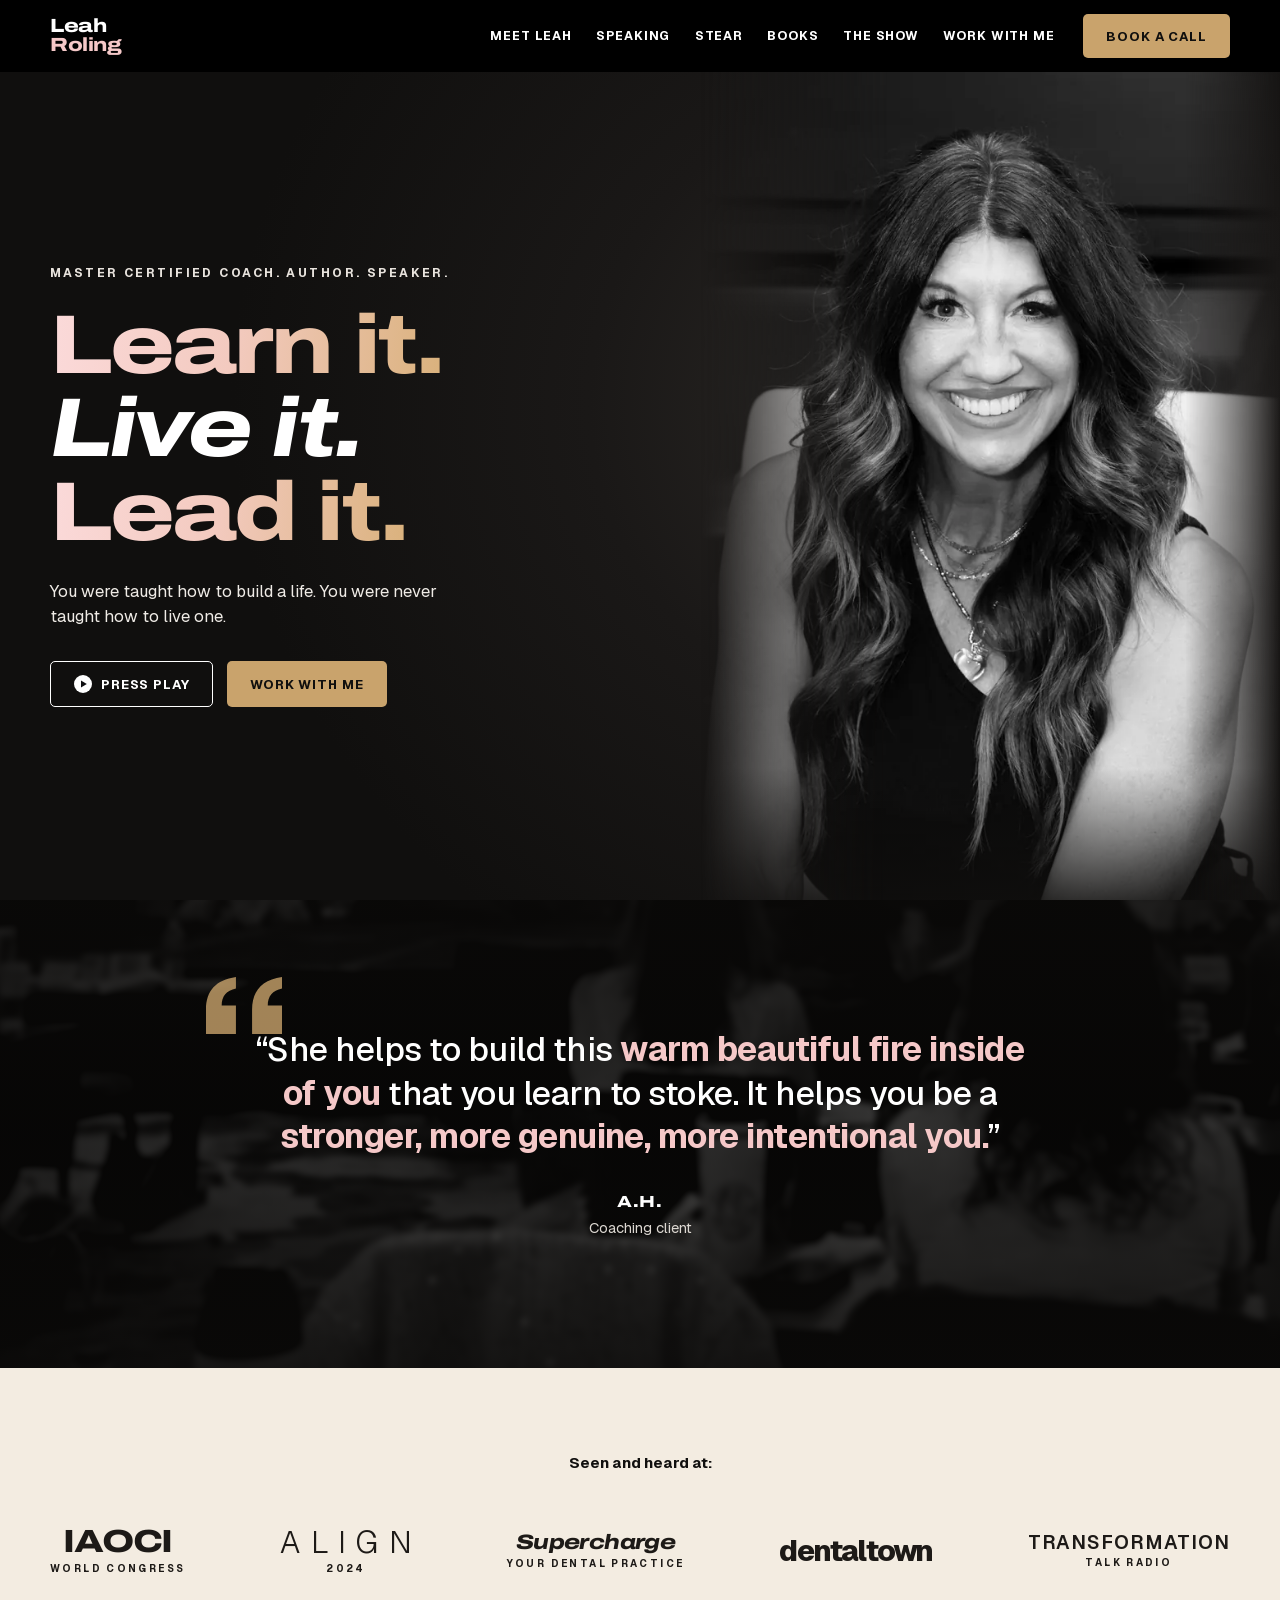
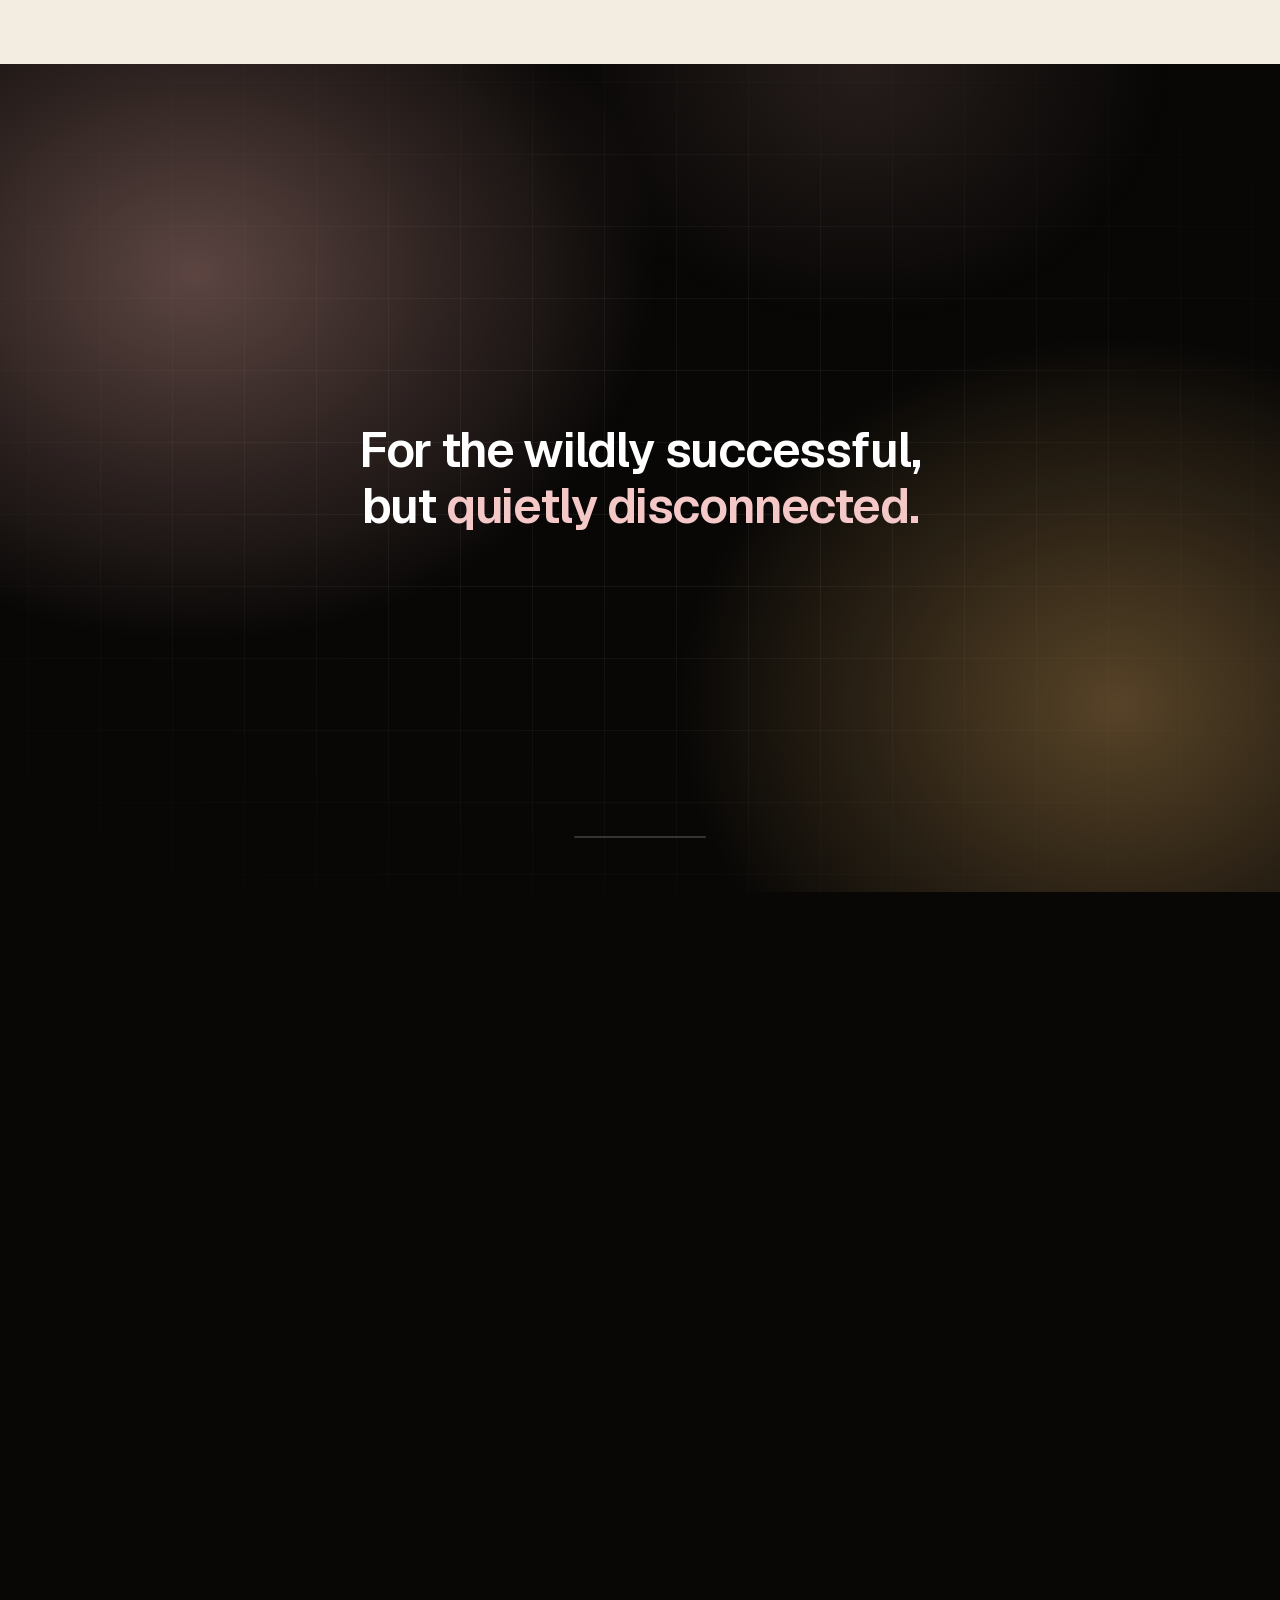
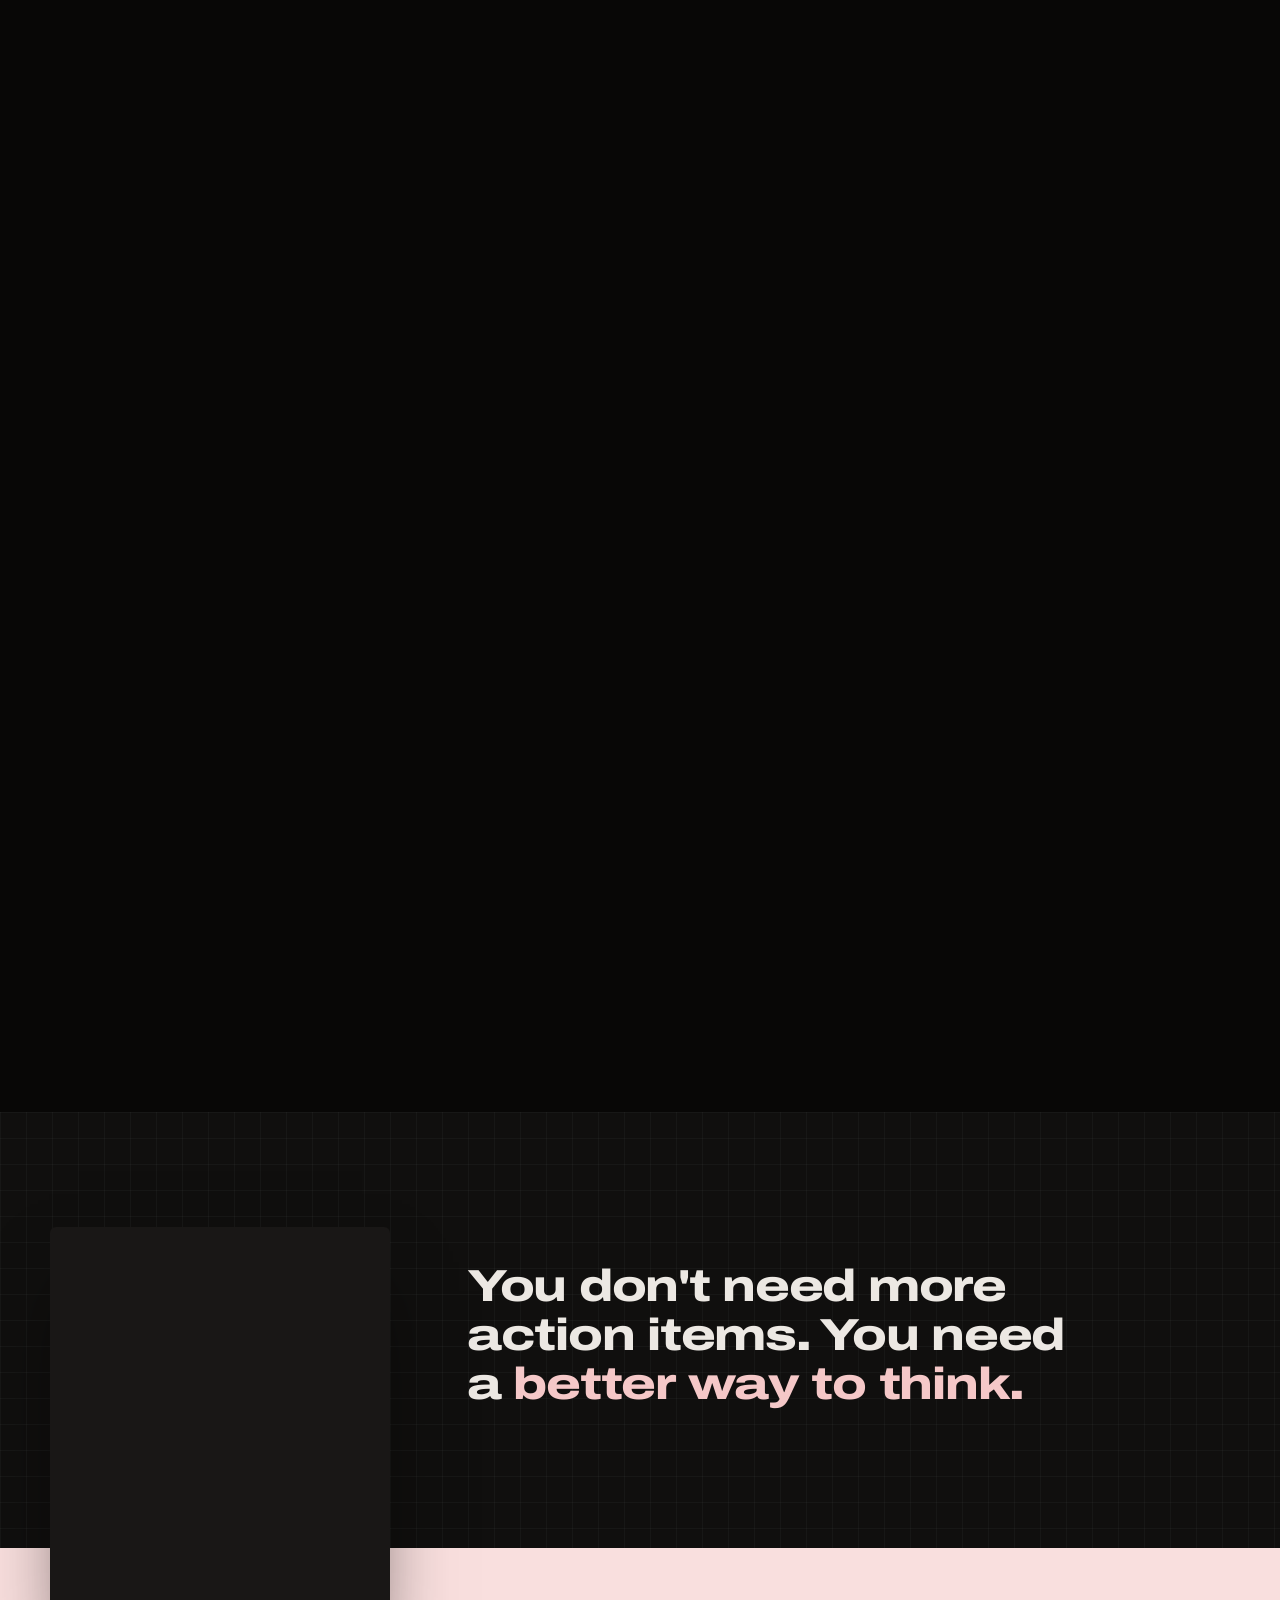
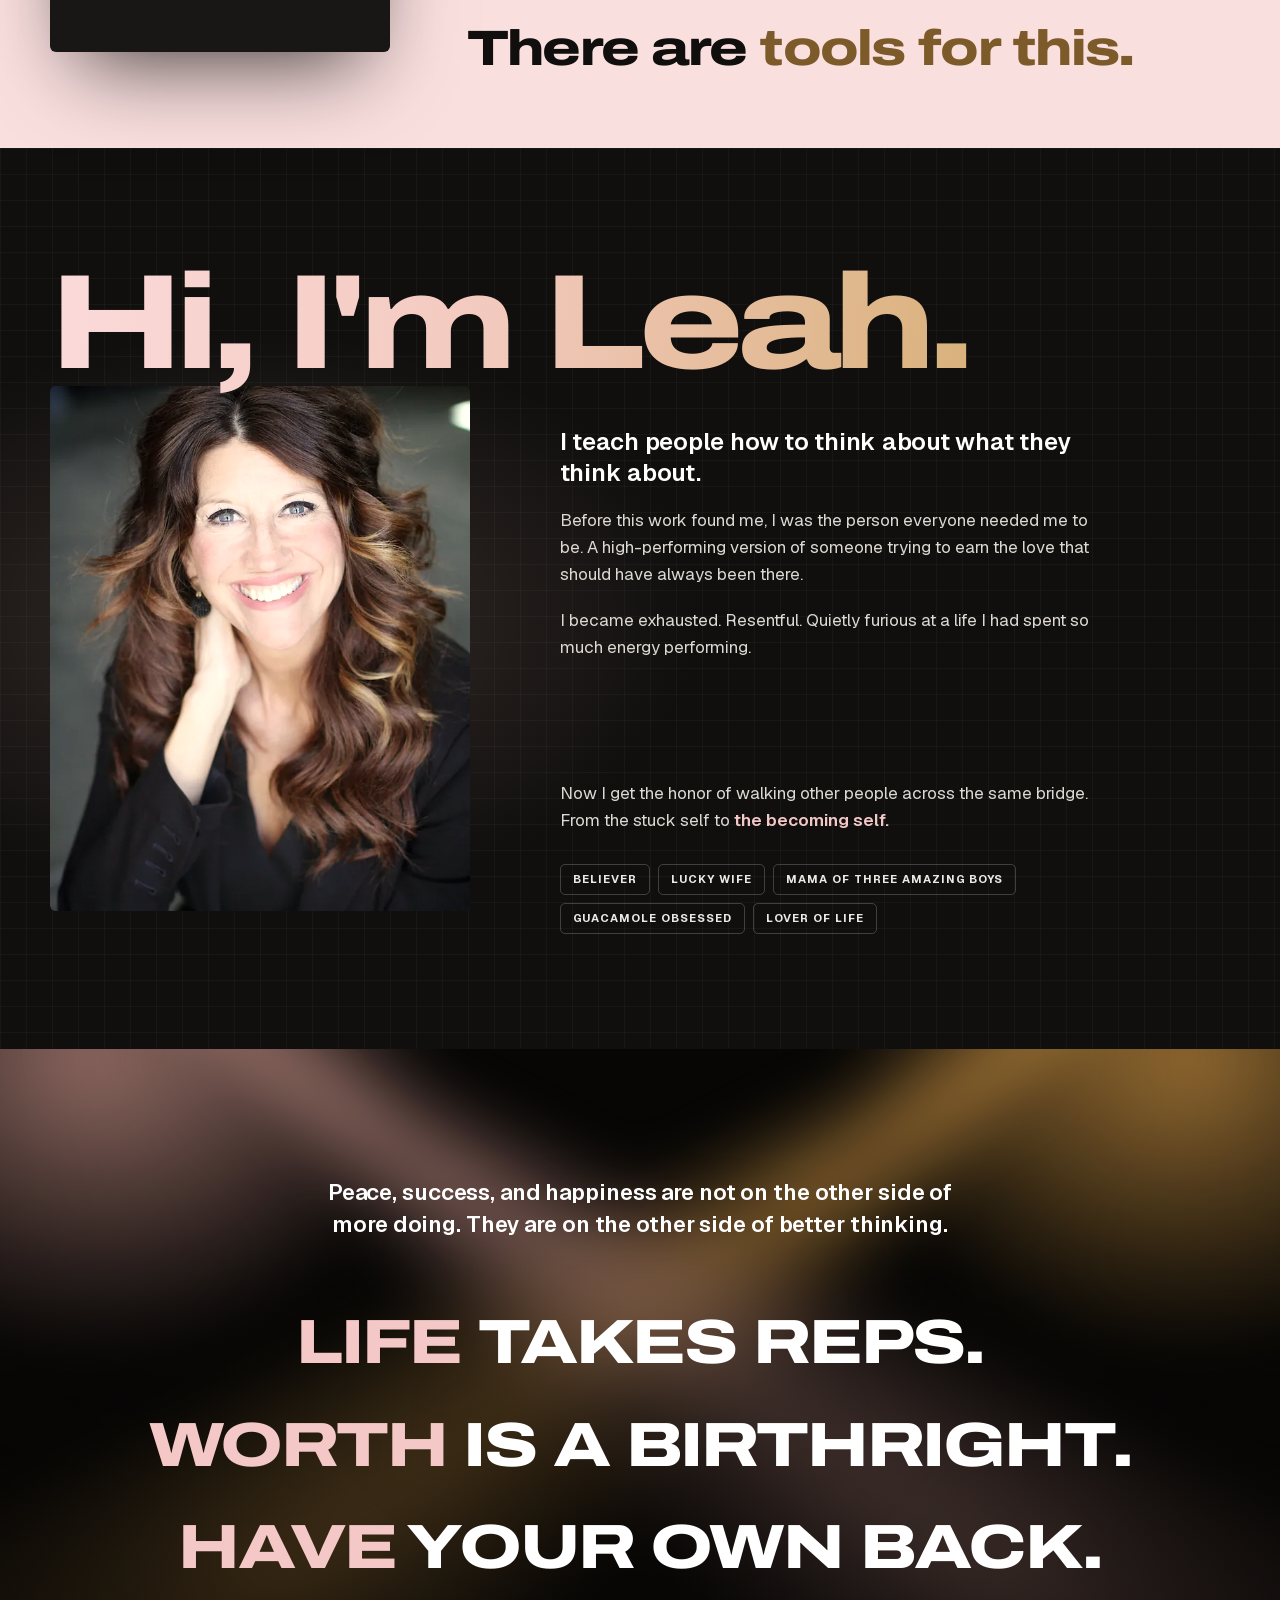
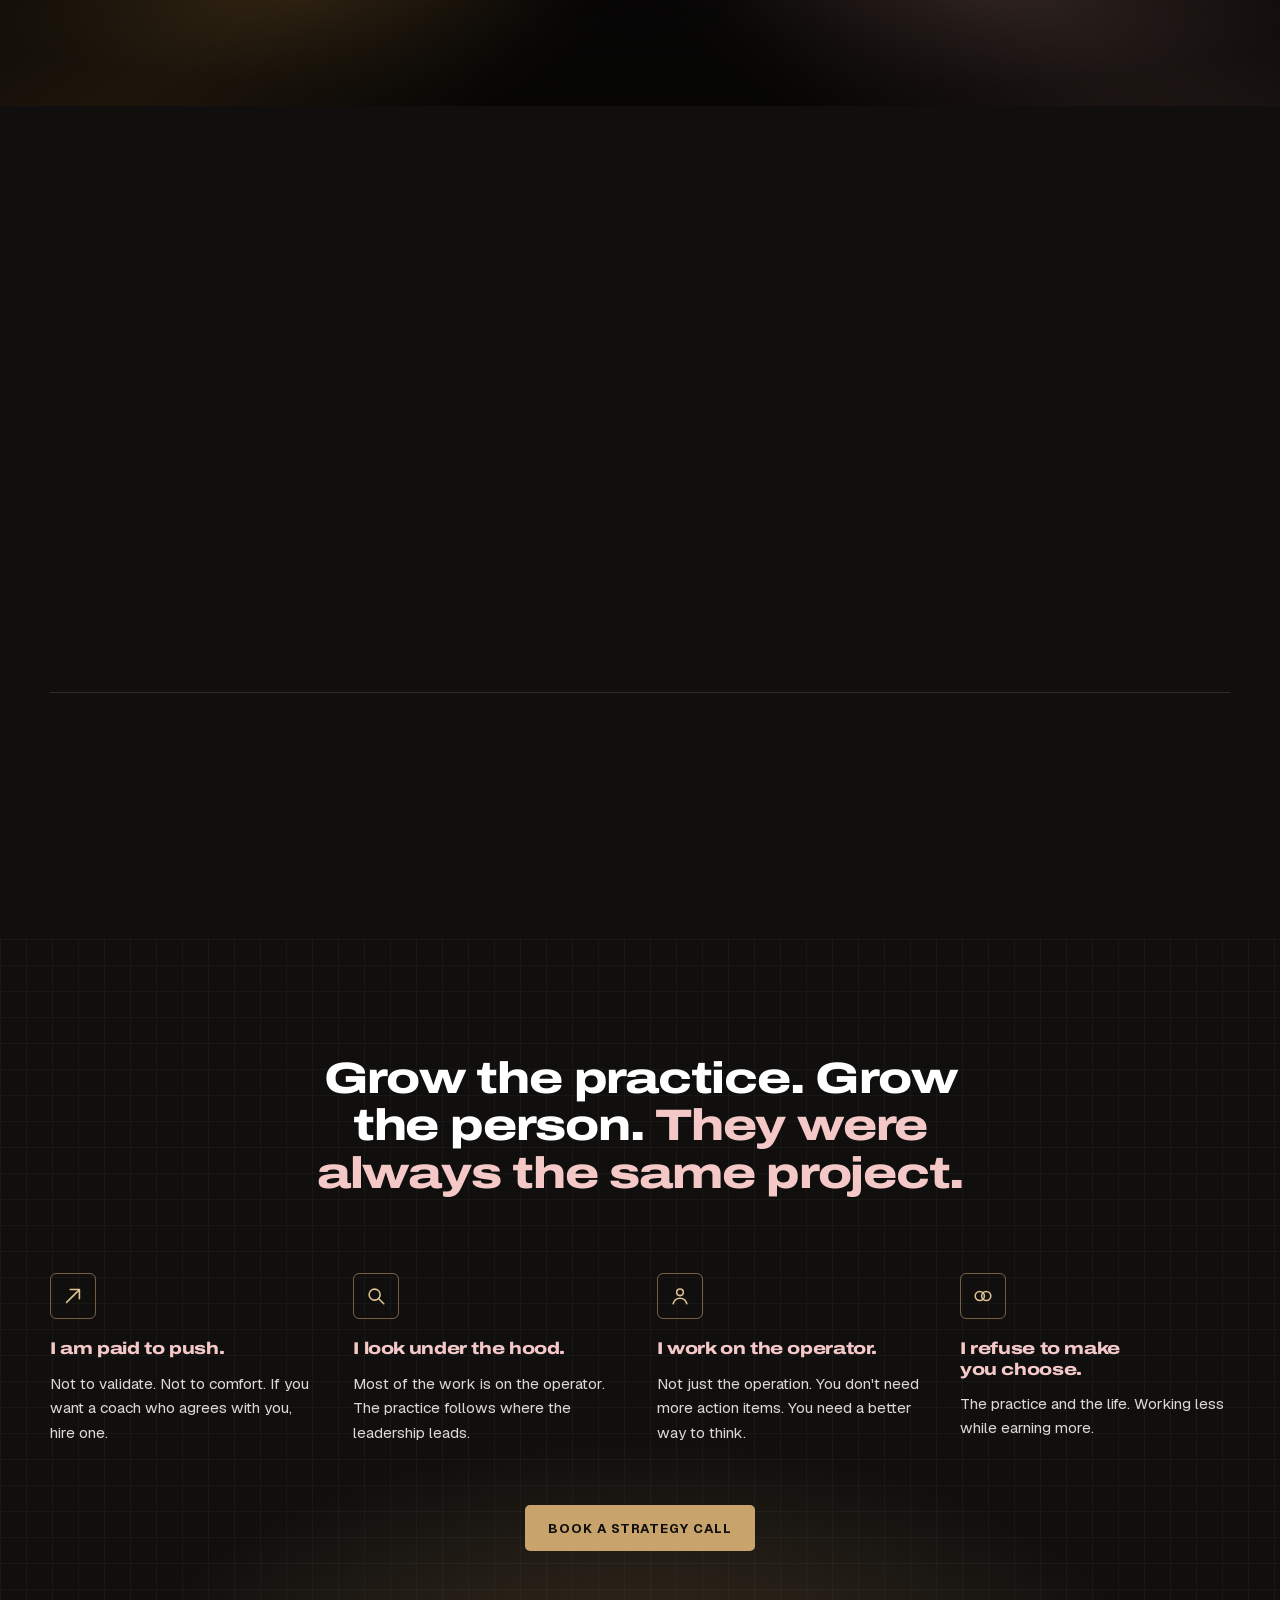
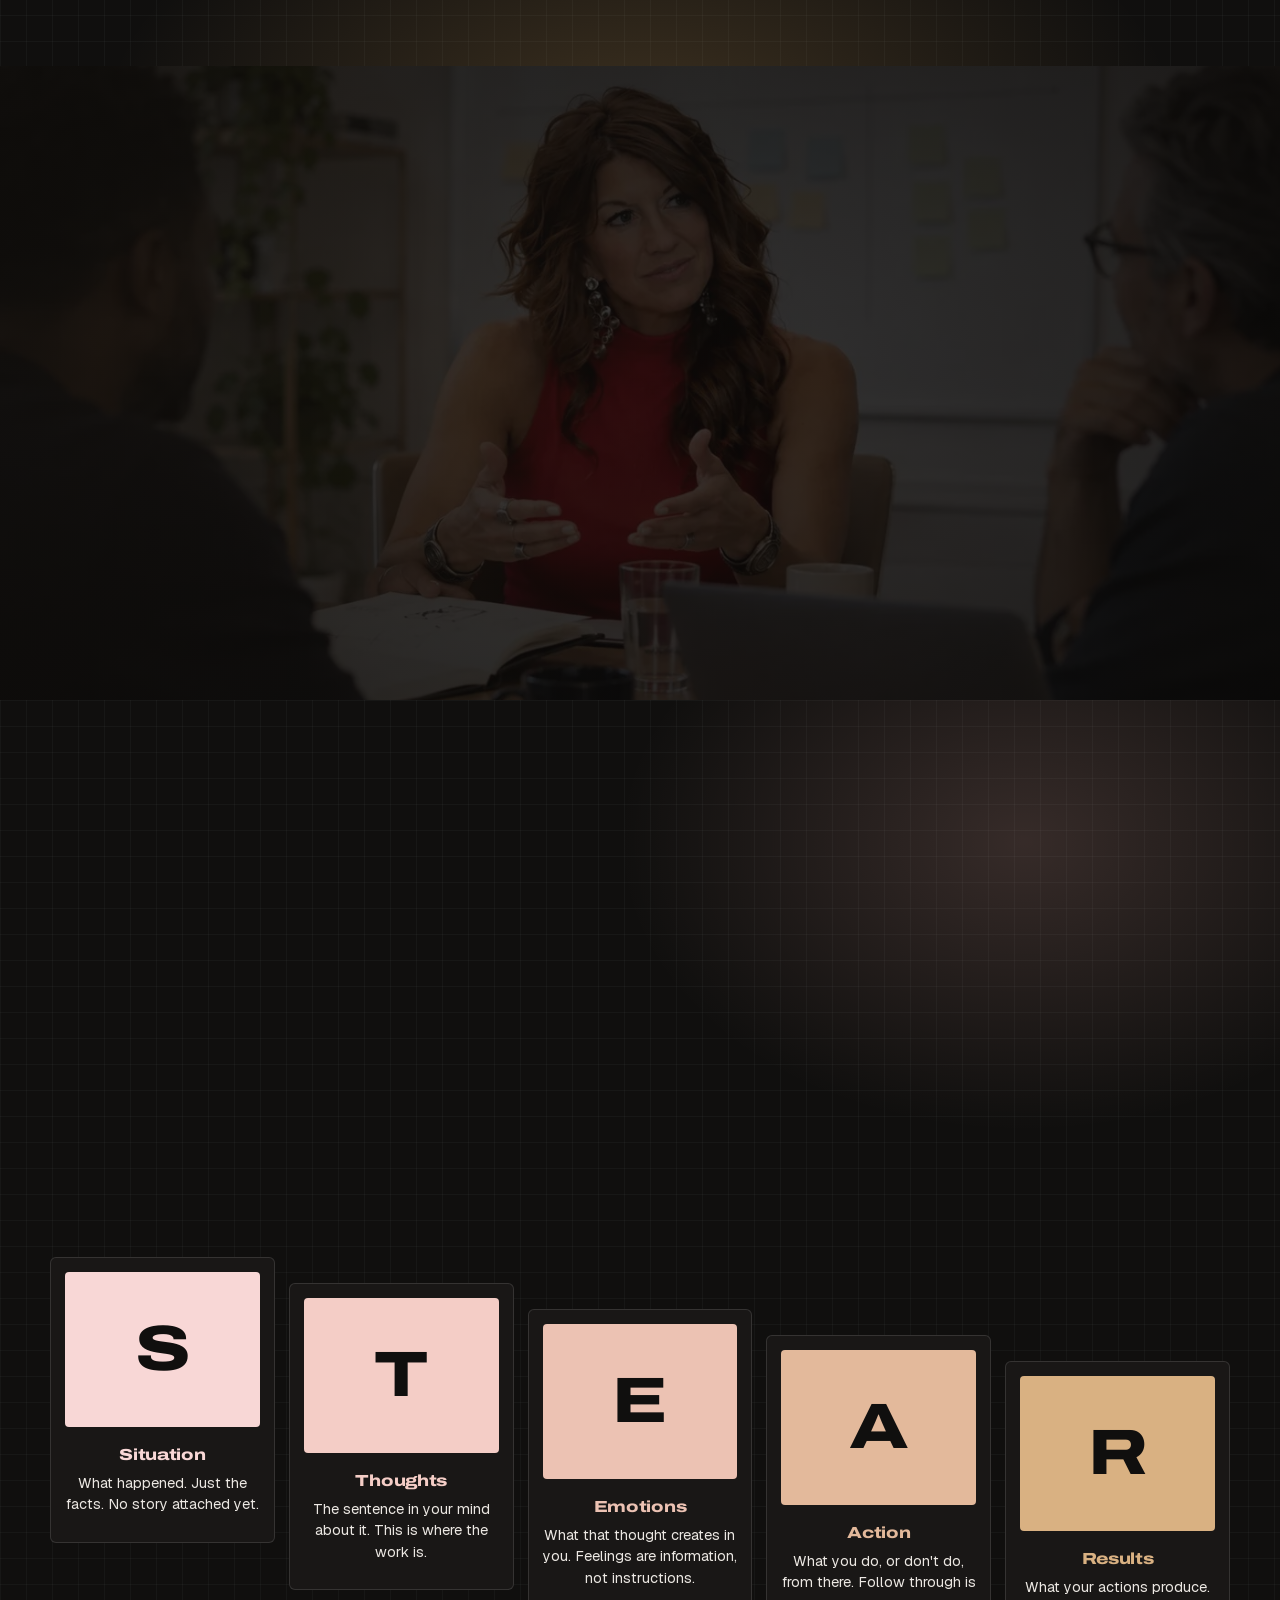
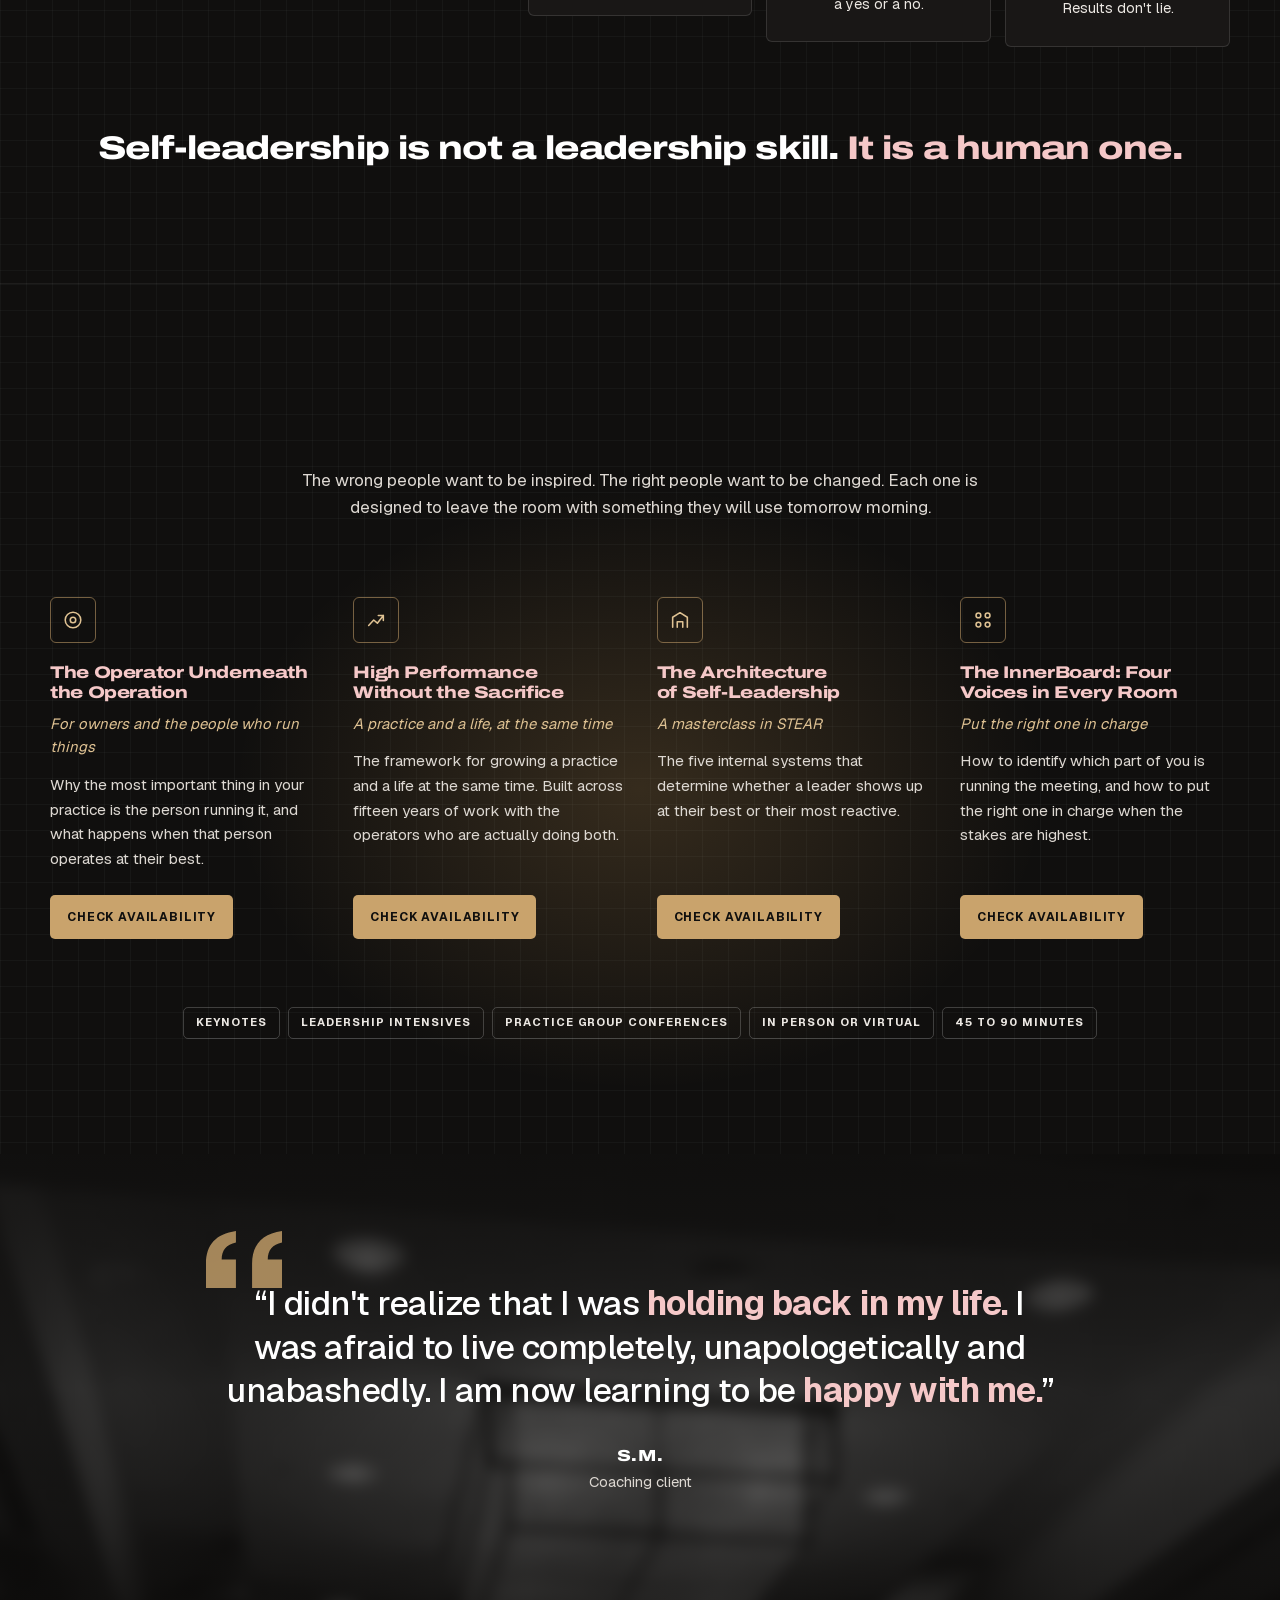
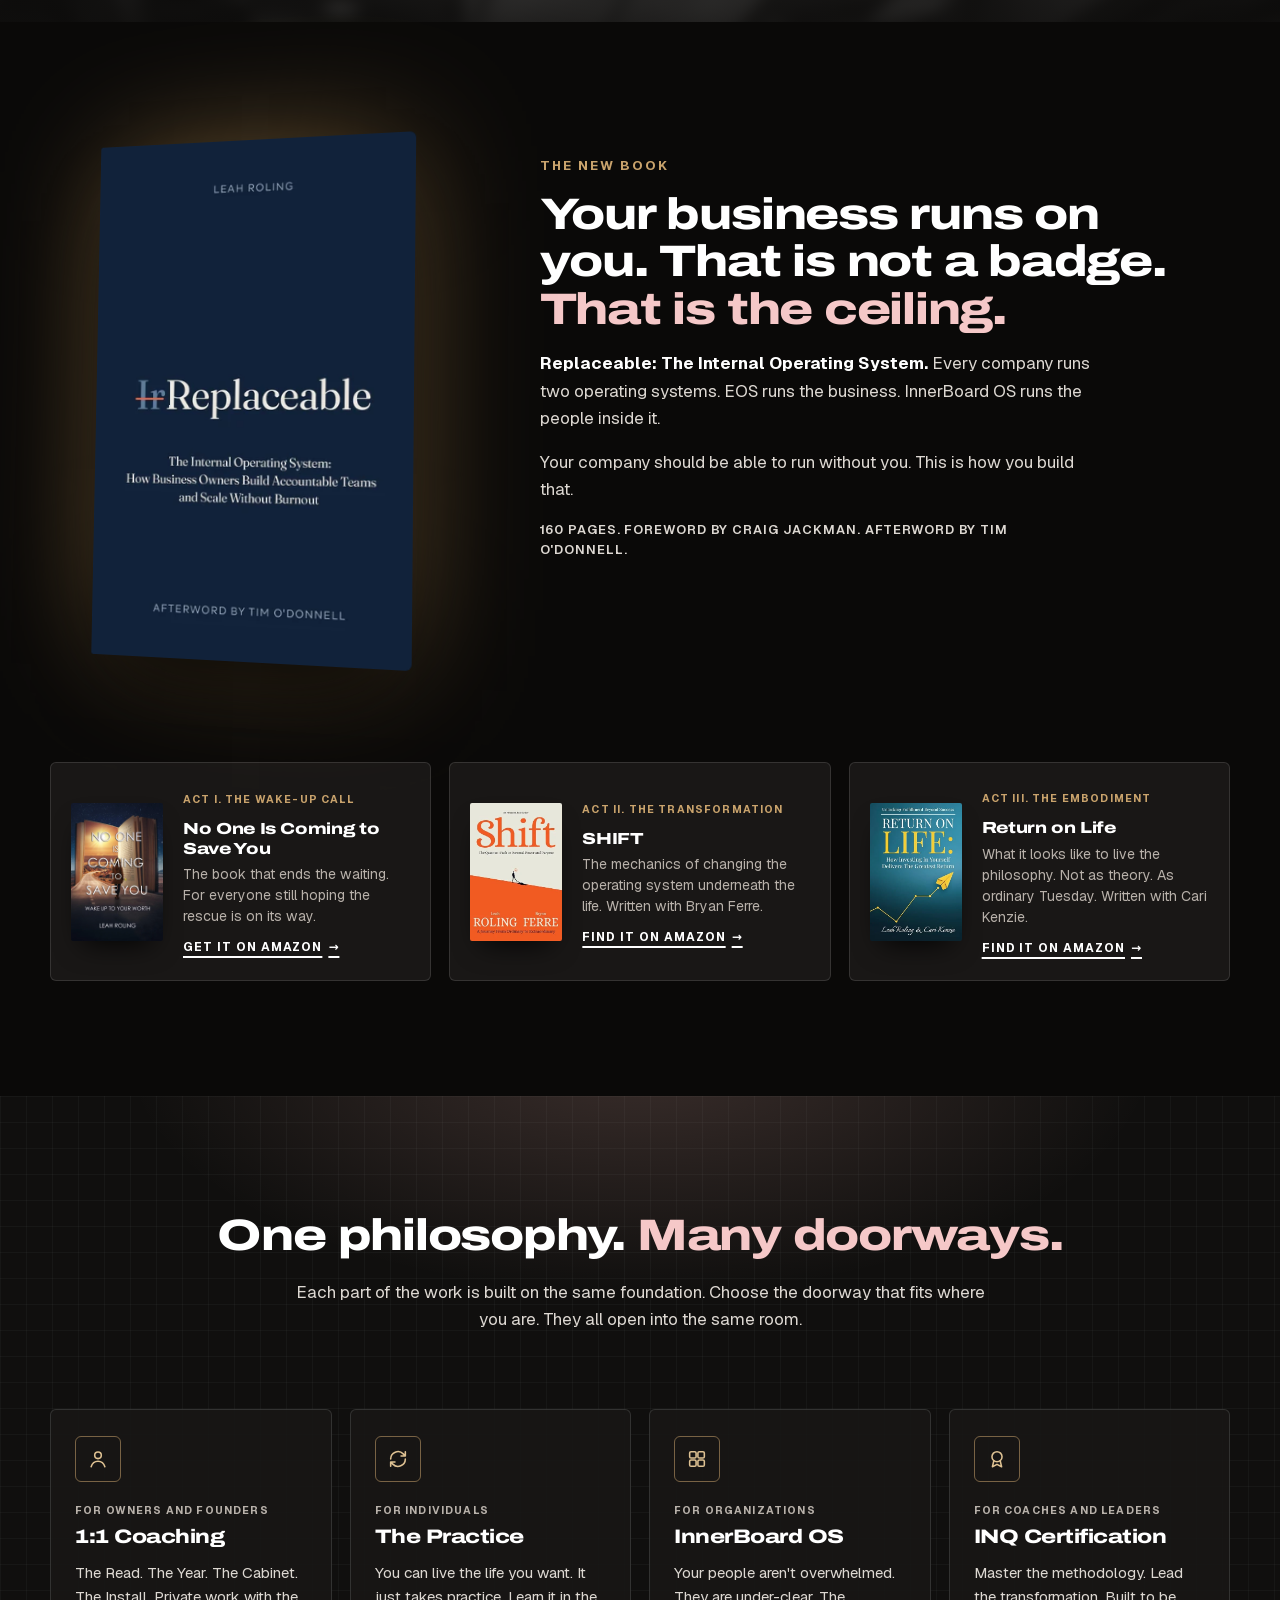
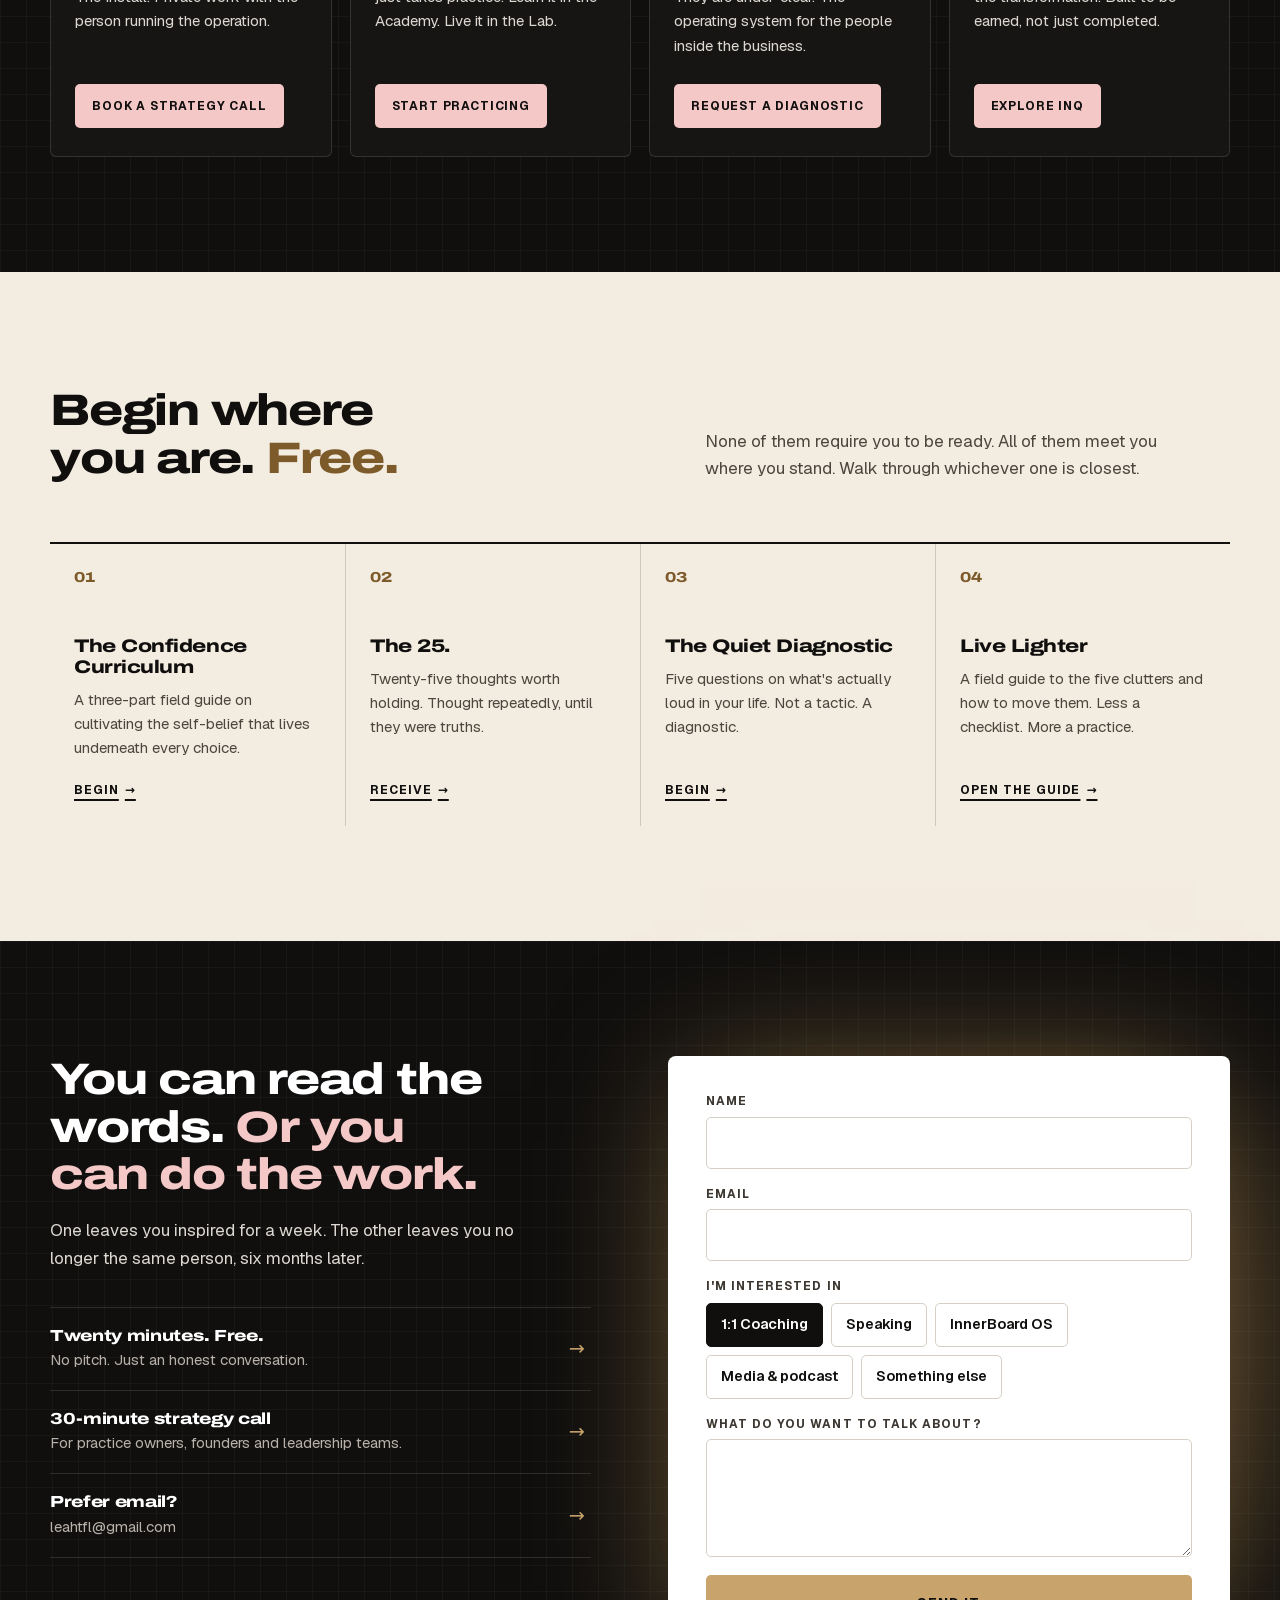
<file: index.html>
<!doctype html>
<html lang="en">
<head>
  <meta charset="utf-8">
  <meta name="viewport" content="width=device-width, initial-scale=1, viewport-fit=cover">
  <title>Leah Roling | Learn it. Live it. Lead it.</title>
  <meta name="description" content="You were taught how to build a life. You were never taught how to live one. Leah Roling is a Master Certified Coach, keynote speaker, author of Replaceable, host of The Becoming You Show and founder of InnerBoard.">
  <meta name="theme-color" content="#000000">
  <link rel="canonical" href="https://leahrolingcoaching.com/">

  <meta property="og:type" content="website">
  <meta property="og:site_name" content="Leah Roling">
  <meta property="og:title" content="Leah Roling | Learn it. Live it. Lead it.">
  <meta property="og:description" content="You were taught how to build a life. You were never taught how to live one.">
  <meta property="og:image" content="assets/img/og-image.jpg">
  <meta property="og:image:width" content="1200">
  <meta property="og:image:height" content="630">
  <meta name="twitter:card" content="summary_large_image">

  <link rel="icon" href="assets/img/icons/favicon.svg" type="image/svg+xml">
  <link rel="icon" href="assets/img/icons/favicon-32.png" sizes="32x32" type="image/png">
  <link rel="apple-touch-icon" href="assets/img/icons/apple-touch-icon.png">
  <link rel="manifest" href="site.webmanifest">

  <link rel="preload" href="assets/fonts/archivo-expanded.woff2" as="font" type="font/woff2" crossorigin>
  <link rel="preload" href="assets/fonts/archivo-expanded-italic.woff2" as="font" type="font/woff2" crossorigin>
  <link rel="preload" href="assets/fonts/geist.woff2" as="font" type="font/woff2" crossorigin>
  <link rel="preload" as="image" href="assets/img/leah-portrait-bw-1200.webp" imagesrcset="assets/img/leah-portrait-bw-720.webp 720w, assets/img/leah-portrait-bw-1200.webp 1200w, assets/img/leah-portrait-bw-1700.webp 1700w" imagesizes="(min-width: 900px) 46vw, 100vw" fetchpriority="high">
  <link rel="stylesheet" href="assets/css/styles.css">
  <script>document.documentElement.classList.add("js");</script>

  <script type="application/ld+json">
  {
    "@context": "https://schema.org",
    "@type": "Person",
    "name": "Leah Roling",
    "jobTitle": "Master Certified Coach, Author & Keynote Speaker",
    "description": "Master Certified Coach, keynote speaker, author of Replaceable, host of The Becoming You Show and founder of InnerBoard.",
    "image": "assets/img/leah-portrait-bw-1200.webp",
    "worksFor": { "@type": "Organization", "name": "InnerBoard", "url": "https://innerboardsuite.com" },
    "address": { "@type": "PostalAddress", "addressRegion": "IA", "addressCountry": "US" },
    "sameAs": [
      "https://www.linkedin.com/in/leahroling/",
      "https://www.instagram.com/leahrolingcoaching/",
      "https://www.youtube.com/@leahrolingcoaching",
      "https://www.tiktok.com/@leahrolingcoach",
      "https://podcasts.apple.com/us/podcast/the-becoming-you-show-with-leah-roling-from-potential/id1608085445",
      "https://innerboardsuite.com",
      "https://innerboardos.com"
    ],
    "hasCredential": ["Master Certified Coach (MCC)", "Certified High Performance Coach (CHPC)", "Maxwell Leadership Certified"],
    "author": [
      { "@type": "Book", "name": "Replaceable: The Internal Operating System", "datePublished": "2026-10-10", "numberOfPages": 160 },
      { "@type": "Book", "name": "No One Is Coming to Save You: Wake Up to Your Worth" },
      { "@type": "Book", "name": "SHIFT: The Quantum Path to Personal Power and Purpose" },
      { "@type": "Book", "name": "Return on Life: How Investing in Yourself Delivers the Greatest Return" }
    ]
  }
  </script>
</head>

<body>
  <a class="skip" href="#main">Skip to content</a>

  <header class="bar" id="top">
    <div class="wrap bar__in">
      <a class="logo" href="#top" aria-label="Leah Roling, home">
        <span>Leah</span>
        <span>Roling</span>
      </a>
      <nav class="bar__nav" aria-label="Primary">
        <ul>
          <li><a href="#about">Meet Leah</a></li>
          <li><a href="#speaking">Speaking</a></li>
          <li><a href="#stear">STEAR</a></li>
          <li><a href="#books">Books</a></li>
          <li><a href="#show">The show</a></li>
          <li><a href="#work">Work with me</a></li>
        </ul>
      </nav>
      <a class="btn btn--solid bar__cta" href="https://calendly.com/leahroling/20-minute-call-with-leah" target="_blank" rel="noopener">Book a call</a>
      <button class="bar__toggle" type="button" aria-expanded="false" aria-controls="menu" aria-label="Open menu">
        <span></span>
        <span></span>
      </button>
    </div>
  </header>

  <div class="menu" id="menu" hidden>
    <nav class="wrap menu__in" aria-label="Menu">
      <ul>
        <li><a href="#about">Meet Leah</a></li>
        <li><a href="#speaking">Speaking</a></li>
        <li><a href="#stear">STEAR</a></li>
        <li><a href="#books">Books</a></li>
        <li><a href="#show">The show</a></li>
        <li><a href="#work">Work with me</a></li>
        <li><a href="#start">Free guides</a></li>
        <li><a href="#contact">Contact</a></li>
      </ul>
      <a class="btn btn--solid btn--lg" href="https://calendly.com/leahroling/20-minute-call-with-leah" target="_blank" rel="noopener">Book a free 20-minute call</a>
    </nav>
  </div>

  <main id="main">

    <section class="hero">
      <div class="hero__photo">
        <img src="assets/img/leah-portrait-bw-1200.webp" srcset="assets/img/leah-portrait-bw-720.webp 720w, assets/img/leah-portrait-bw-1200.webp 1200w, assets/img/leah-portrait-bw-1700.webp 1700w" sizes="(min-width: 900px) 46vw, 100vw" width="1200" height="1680" alt="Leah Roling, smiling" fetchpriority="high">
      </div>
      <div class="wrap hero__in">
        <p class="hero__role">Master Certified Coach. Author. Speaker.</p>
        <h1 class="hero__title">
          <span class="hero__line hi">Learn it.</span>
          <em class="hero__line">Live it.</em>
          <span class="hero__line hi">Lead it.</span>
        </h1>
        <p class="hero__sub">You were taught how to build a life. You were never taught how to live one.</p>
        <div class="hero__cta">
          <a class="btn btn--line" href="#show">
            <svg class="ic-play" viewBox="0 0 20 20" aria-hidden="true"><circle cx="10" cy="10" r="9" fill="currentColor"/><path d="M8 6.4v7.2l5.8-3.6z" fill="var(--play, #100f0e)"/></svg>
            Press play
          </a>
          <a class="btn btn--solid" href="#work">Work with me</a>
        </div>
      </div>
    </section>

    <section class="quote" aria-label="What clients say">
      <img class="quote__bg" src="assets/img/leah-stage-472.webp" width="472" height="626" alt="" loading="lazy" decoding="async">
      <figure class="wrap quote__in" data-reveal>
        <svg class="quote__mark" viewBox="0 0 64 48" aria-hidden="true"><path d="M0 48V27.6C0 11.6 8.4 2.4 25.2 0v9.6c-8 1.6-12 6.4-12 14.4h12V48zm38.8 0V27.6C38.8 11.6 47.2 2.4 64 0v9.6c-8 1.6-12 6.4-12 14.4h12V48z" fill="currentColor"/></svg>
        <blockquote>
          <p>She helps to build this <span class="hi">warm beautiful fire inside of you</span> that you learn to stoke. It helps you be a <span class="hi">stronger, more genuine, more intentional you.</span></p>
        </blockquote>
        <figcaption>
          <strong>A.H.</strong>
          <span>Coaching client</span>
        </figcaption>
      </figure>
    </section>

    <section class="seen" aria-label="Seen and heard at">
      <div class="wrap">
        <p class="seen__label">Seen and heard at:</p>
        <ul class="seen__list">
          <li class="seen__a" data-reveal><b>IAOCI</b><span>World Congress</span></li>
          <li class="seen__b" data-reveal><b>ALIGN</b><span>2024</span></li>
          <li class="seen__c" data-reveal><b>Supercharge</b><span>Your Dental Practice</span></li>
          <li class="seen__d" data-reveal><b>dentaltown</b></li>
          <li class="seen__e" data-reveal><b>Transformation</b><span>Talk Radio</span></li>
        </ul>
      </div>
    </section>

    <section class="pin" aria-label="Who this work is for">
      <div class="pin__stage">
        <div class="pin__glow" aria-hidden="true"></div>
        <ol class="pin__lines">
          <li class="pin__line"><p>For the wildly successful, but <span class="hi">quietly disconnected.</span></p></li>
          <li class="pin__line"><p>You've carried the weight of leadership, expectations, achievement, survival. Somewhere along the way, <span class="hi">the carrying became the life.</span></p></li>
          <li class="pin__line"><p>You run the business with more discipline than <span class="hi">you run your body.</span></p></li>
          <li class="pin__line"><p>You know what your team is building. <span class="hi">You don't know what your kids are dreaming.</span></p></li>
          <li class="pin__line"><p>You can look fully alive on paper, and <span class="hi">still wonder where you went.</span></p></li>
          <li class="pin__line"><p>You have become very, very successful at <span class="hi">not being here.</span></p></li>
        </ol>
        <div class="pin__meter" aria-hidden="true"><i></i></div>
      </div>
    </section>

    <section class="think grid-bg">
      <div class="wrap think__in">
        <figure class="think__photo" data-reveal>
          <img src="assets/img/leah-color-700.webp" srcset="assets/img/leah-color-700.webp 700w, assets/img/leah-color-1200.webp 1200w" sizes="(min-width: 900px) 360px, 70vw" width="700" height="1050" alt="Leah Roling, laughing" loading="lazy" decoding="async">
        </figure>
        <h2 class="think__title" data-reveal>You don't need more action items. You need a <span class="hi">better way to think.</span></h2>
      </div>
    </section>

    <section class="tools">
      <div class="wrap tools__in">
        <p data-reveal>There are <span>tools for this.</span></p>
      </div>
    </section>

    <section class="meet grid-bg" id="about">
      <div class="wrap">
        <h2 class="meet__title" data-reveal>Hi, I'm Leah.</h2>
        <div class="meet__grid">
          <figure class="meet__photo" data-reveal>
            <img src="assets/img/leah-blazer-600.webp" srcset="assets/img/leah-blazer-600.webp 600w, assets/img/leah-blazer-800.webp 800w" sizes="(min-width: 900px) 420px, 86vw" width="600" height="900" alt="Leah Roling in a black blazer" loading="lazy" decoding="async">
          </figure>
          <div class="meet__copy">
            <p class="meet__lead" data-reveal>I teach people how to think about what they think about.</p>
            <p data-reveal>Before this work found me, I was the person everyone needed me to be. A high-performing version of someone trying to earn the love that should have always been there.</p>
            <p data-reveal>I became exhausted. Resentful. Quietly furious at a life I had spent so much energy performing.</p>
            <p data-reveal>Until the work found me. My story really began the moment I realized my worth was not dictated by anyone else. <span class="hi">My worth was never theirs to set.</span></p>
            <p data-reveal>Now I get the honor of walking other people across the same bridge. From the stuck self to <span class="hi">the becoming self.</span></p>
            <ul class="tags" data-reveal>
              <li>Believer</li>
              <li>Lucky wife</li>
              <li>Mama of three amazing boys</li>
              <li>Guacamole obsessed</li>
              <li>Lover of life</li>
            </ul>
          </div>
        </div>
      </div>
    </section>

    <section class="stage stage--lines" aria-label="What I believe">
      <div class="stage__beams" aria-hidden="true"></div>
      <div class="wrap stage__in">
        <p class="stage__lead" data-reveal>Peace, success, and happiness are not on the other side of more doing. They are on the other side of better thinking.</p>
        <ul class="stage__list">
          <li data-reveal><span>Life</span> takes reps.</li>
          <li data-reveal><span>Worth</span> is a birthright.</li>
          <li data-reveal><span>Have</span> your own back.</li>
        </ul>
      </div>
    </section>

    <section class="proof" id="proof">
      <div class="wrap proof__grid">
        <div class="proof__copy">
          <p data-reveal>I've spent <span class="hi">15+ years</span> coaching high performers. <span class="hi">85% of the people I coach</span> are dental practice owners. Master Certified Coach. Certified High Performance Coach. John Maxwell-trained.</p>
          <p data-reveal>I look under the hood. I work on <span class="hi">the operator, not just the operation.</span></p>
          <p data-reveal>The names are private. The numbers, and the lives behind them, are real. High performance is not just high profitability.</p>
        </div>
        <figure class="proof__photo" data-reveal>
          <img src="assets/img/leah-team-800.webp" srcset="assets/img/leah-team-800.webp 800w, assets/img/leah-team-1400.webp 1400w" sizes="(min-width: 900px) 560px, 92vw" width="800" height="450" alt="Leah Roling leading a team session around a table" loading="lazy" decoding="async">
        </figure>
      </div>
      <div class="wrap">
        <dl class="stats">
          <div data-reveal>
            <dt>$280K <i>to</i> $1M+</dt>
            <dd>Annual revenue at a single location.</dd>
          </div>
          <div data-reveal>
            <dt>1 <i>to</i> 5</dt>
            <dd>Locations. The operator grew first. The expansion followed.</dd>
          </div>
          <div data-reveal>
            <dt>4 <i>to</i> 3</dt>
            <dd>Days a week. Working less while earning more.</dd>
          </div>
        </dl>
      </div>
    </section>

    <section class="ways grid-bg">
      <div class="wrap">
        <h2 class="h2 ways__title" data-reveal>Grow the practice. Grow the person. <span class="hi">They were always the same project.</span></h2>
        <ul class="ways__grid">
          <li data-reveal>
            <span class="ico"><svg viewBox="0 0 24 24" aria-hidden="true"><path d="M5 19L19 5M9 5h10v10"/></svg></span>
            <h3>I am paid to push.</h3>
            <p>Not to validate. Not to comfort. If you want a coach who agrees with you, hire one.</p>
          </li>
          <li data-reveal>
            <span class="ico"><svg viewBox="0 0 24 24" aria-hidden="true"><circle cx="10.5" cy="10.5" r="6"/><path d="M15 15l5.5 5.5"/></svg></span>
            <h3>I look under the hood.</h3>
            <p>Most of the work is on the operator. The practice follows where the leadership leads.</p>
          </li>
          <li data-reveal>
            <span class="ico"><svg viewBox="0 0 24 24" aria-hidden="true"><circle cx="12" cy="8" r="3.6"/><path d="M4.5 20.5c1.2-4 4-6 7.5-6s6.3 2 7.5 6"/></svg></span>
            <h3>I work on the operator.</h3>
            <p>Not just the operation. You don't need more action items. You need a better way to think.</p>
          </li>
          <li data-reveal>
            <span class="ico"><svg viewBox="0 0 24 24" aria-hidden="true"><circle cx="8.5" cy="12" r="5"/><circle cx="15.5" cy="12" r="5"/></svg></span>
            <h3>I refuse to make you choose.</h3>
            <p>The practice and the life. Working less while earning more.</p>
          </li>
        </ul>
        <div class="center" data-reveal>
          <a class="btn btn--solid" href="https://calendly.com/leahroling/30-minute-strategy-session-with-leah-" target="_blank" rel="noopener">Book a strategy call</a>
        </div>
      </div>
    </section>

    <section class="show" id="show">
      <img class="show__bg" src="assets/img/leah-coaching-800.webp" srcset="assets/img/leah-coaching-800.webp 800w, assets/img/leah-coaching-1400.webp 1400w" sizes="100vw" width="800" height="450" alt="" loading="lazy" decoding="async">
      <div class="wrap show__in">
        <p class="kicker" data-reveal>The Becoming You Show</p>
        <h2 class="h2" data-reveal>Your weekly <span class="hi">gut-check.</span></h2>
        <p class="show__sub" data-reveal>Every Friday since 2022. No gurus. No rescue missions. No fixes. Just one truth: you are the breakthrough.</p>
        <div class="btns" data-reveal>
          <a class="btn btn--hi" href="https://podcasts.apple.com/us/podcast/the-becoming-you-show-with-leah-roling-from-potential/id1608085445" target="_blank" rel="noopener">
            <svg class="ic-play" viewBox="0 0 20 20" aria-hidden="true"><circle cx="10" cy="10" r="9" fill="currentColor"/><path d="M8 6.4v7.2l5.8-3.6z" fill="var(--play, #f5c8c8)"/></svg>
            Press play
          </a>
          <a class="btn btn--line" href="https://www.youtube.com/@leahrolingcoaching" target="_blank" rel="noopener">Watch on YouTube</a>
        </div>
        <ul class="show__eps" data-reveal>
          <li><a href="https://podcasts.apple.com/us/podcast/207-promised-dopamine/id1608085445?i=1000801798633" target="_blank" rel="noopener"><span>Ep 207</span>Promised Dopamine</a></li>
          <li><a href="https://podcasts.apple.com/us/podcast/206-whats-it-like-to-be-you/id1608085445?i=1000800304099" target="_blank" rel="noopener"><span>Ep 206</span>What's it like to be you?</a></li>
          <li><a href="https://podcasts.apple.com/us/podcast/205-have-your-own-back/id1608085445?i=1000798944248" target="_blank" rel="noopener"><span>Ep 205</span>Have your own back</a></li>
        </ul>
      </div>
    </section>

    <section class="stear grid-bg" id="stear">
      <div class="wrap stear__intro">
        <figure class="stear__photo" data-reveal>
          <img src="assets/img/leah-podcast-512.webp" width="512" height="410" alt="Leah Roling at the microphone, laughing" loading="lazy" decoding="async">
        </figure>
        <div class="stear__copy">
          <h2 class="h2" data-reveal>How <span class="hi">STEAR</span> works.</h2>
          <p class="stear__sub" data-reveal>STEAR is the five-part model for how a high performing leader steers their own thinking, energy, and action before steering anyone else's.</p>
          <ul class="stear__lines">
            <li data-reveal>Before you can lead a practice,</li>
            <li data-reveal>lead a team,</li>
            <li data-reveal>or lead through uncertainty,</li>
            <li data-reveal class="hi">you have to lead yourself.</li>
          </ul>
        </div>
      </div>
      <div class="wrap">
        <ol class="stear__blocks">
          <li data-reveal>
            <span class="stear__letter" aria-hidden="true">S</span>
            <div>
              <h3>Situation</h3>
              <p>What happened. Just the facts. No story attached yet.</p>
            </div>
          </li>
          <li data-reveal>
            <span class="stear__letter" aria-hidden="true">T</span>
            <div>
              <h3>Thoughts</h3>
              <p>The sentence in your mind about it. This is where the work is.</p>
            </div>
          </li>
          <li data-reveal>
            <span class="stear__letter" aria-hidden="true">E</span>
            <div>
              <h3>Emotions</h3>
              <p>What that thought creates in you. Feelings are information, not instructions.</p>
            </div>
          </li>
          <li data-reveal>
            <span class="stear__letter" aria-hidden="true">A</span>
            <div>
              <h3>Action</h3>
              <p>What you do, or don't do, from there. Follow through is a yes or a no.</p>
            </div>
          </li>
          <li data-reveal>
            <span class="stear__letter" aria-hidden="true">R</span>
            <div>
              <h3>Results</h3>
              <p>What your actions produce. Results don't lie.</p>
            </div>
          </li>
        </ol>
        <p class="stear__close" data-reveal>Self-leadership is not a leadership skill. <span class="hi">It is a human one.</span></p>
      </div>
    </section>

    <section class="talks grid-bg" id="speaking">
      <div class="wrap">
        <h2 class="h2 center" data-reveal>Speaking <span class="hi">topics.</span></h2>
        <p class="lede center" data-reveal>The wrong people want to be inspired. The right people want to be changed. Each one is designed to leave the room with something they will use tomorrow morning.</p>
        <ul class="talks__grid">
          <li class="talk" data-reveal>
            <span class="ico"><svg viewBox="0 0 24 24" aria-hidden="true"><circle cx="12" cy="12" r="8.5"/><circle cx="12" cy="12" r="3"/></svg></span>
            <h3>The Operator Underneath the Operation</h3>
            <p class="talk__sub">For owners and the people who run things</p>
            <p>Why the most important thing in your practice is the person running it, and what happens when that person operates at their best.</p>
            <a class="btn btn--solid btn--sm" href="#contact" data-interest="Speaking" data-topic="The Operator Underneath the Operation">Check availability</a>
          </li>
          <li class="talk" data-reveal>
            <span class="ico"><svg viewBox="0 0 24 24" aria-hidden="true"><path d="M4 18l5.5-6 4 3.5L20 7M14.5 7H20v5.5"/></svg></span>
            <h3>High Performance Without the Sacrifice</h3>
            <p class="talk__sub">A practice and a life, at the same time</p>
            <p>The framework for growing a practice and a life at the same time. Built across fifteen years of work with the operators who are actually doing both.</p>
            <a class="btn btn--solid btn--sm" href="#contact" data-interest="Speaking" data-topic="High Performance Without the Sacrifice">Check availability</a>
          </li>
          <li class="talk" data-reveal>
            <span class="ico"><svg viewBox="0 0 24 24" aria-hidden="true"><path d="M4 20V9l8-5 8 5v11M9 20v-6h6v6"/></svg></span>
            <h3>The Architecture of Self-Leadership</h3>
            <p class="talk__sub">A masterclass in STEAR</p>
            <p>The five internal systems that determine whether a leader shows up at their best or their most reactive.</p>
            <a class="btn btn--solid btn--sm" href="#contact" data-interest="Speaking" data-topic="The Architecture of Self-Leadership">Check availability</a>
          </li>
          <li class="talk" data-reveal>
            <span class="ico"><svg viewBox="0 0 24 24" aria-hidden="true"><circle cx="7" cy="7" r="2.6"/><circle cx="17" cy="7" r="2.6"/><circle cx="7" cy="17" r="2.6"/><circle cx="17" cy="17" r="2.6"/></svg></span>
            <h3>The InnerBoard: Four Voices in Every Room</h3>
            <p class="talk__sub">Put the right one in charge</p>
            <p>How to identify which part of you is running the meeting, and how to put the right one in charge when the stakes are highest.</p>
            <a class="btn btn--solid btn--sm" href="#contact" data-interest="Speaking" data-topic="The InnerBoard: Four Voices in Every Room">Check availability</a>
          </li>
        </ul>
        <ul class="formats" data-reveal>
          <li>Keynotes</li>
          <li>Leadership intensives</li>
          <li>Practice group conferences</li>
          <li>In person or virtual</li>
          <li>45 to 90 minutes</li>
        </ul>
      </div>
    </section>

    <section class="quote quote--b" aria-label="What clients say">
      <img class="quote__bg" src="assets/img/leah-stage-472.webp" width="472" height="626" alt="" loading="lazy" decoding="async">
      <figure class="wrap quote__in" data-reveal>
        <svg class="quote__mark" viewBox="0 0 64 48" aria-hidden="true"><path d="M0 48V27.6C0 11.6 8.4 2.4 25.2 0v9.6c-8 1.6-12 6.4-12 14.4h12V48zm38.8 0V27.6C38.8 11.6 47.2 2.4 64 0v9.6c-8 1.6-12 6.4-12 14.4h12V48z" fill="currentColor"/></svg>
        <blockquote>
          <p>I didn't realize that I was <span class="hi">holding back in my life.</span> I was afraid to live completely, unapologetically and unabashedly. I am now learning to be <span class="hi">happy with me.</span></p>
        </blockquote>
        <figcaption>
          <strong>S.M.</strong>
          <span>Coaching client</span>
        </figcaption>
      </figure>
    </section>

    <section class="book" id="books">
      <div class="wrap book__grid">
        <figure class="book__cover" data-reveal>
          <img src="assets/img/book-replaceable-400.webp" srcset="assets/img/book-replaceable-400.webp 400w, assets/img/book-replaceable-800.webp 800w" sizes="(min-width: 900px) 340px, 62vw" width="400" height="634" alt="Replaceable: The Internal Operating System, by Leah Roling" loading="lazy" decoding="async">
        </figure>
        <div class="book__copy">
          <p class="kicker" data-reveal>The new book</p>
          <h2 class="h2" data-reveal>Your business runs on you. That is not a badge. <span class="hi">That is the ceiling.</span></h2>
          <p data-reveal><strong>Replaceable: The Internal Operating System.</strong> Every company runs two operating systems. EOS runs the business. InnerBoard OS runs the people inside it.</p>
          <p data-reveal>Your company should be able to run without you. This is how you build that.</p>
          <p class="book__meta" data-reveal>160 pages. Foreword by Craig Jackman. Afterword by Tim O'Donnell.</p>
          <div class="btns" data-reveal>
            <a class="btn btn--solid" href="https://www.amazon.com/dp/B0HMLM6GLZ" target="_blank" rel="noopener">Get the book</a>
            <a class="btn btn--line" href="#contact" data-interest="InnerBoard OS">Bring it to your team</a>
          </div>
        </div>
      </div>
      <div class="wrap">
        <ul class="shelf">
          <li data-reveal>
            <a href="https://www.amazon.com/dp/B0CQKXMRT8" target="_blank" rel="noopener">
              <img src="assets/img/book-no-one-400.webp" width="400" height="600" alt="No One Is Coming to Save You, by Leah Roling" loading="lazy" decoding="async">
              <div>
                <span class="shelf__act">Act I. The wake-up call</span>
                <h3>No One Is Coming to Save You</h3>
                <p>The book that ends the waiting. For everyone still hoping the rescue is on its way.</p>
                <span class="more">Get it on Amazon</span>
              </div>
            </a>
          </li>
          <li data-reveal>
            <a href="https://www.amazon.com/s?k=SHIFT+Leah+Roling+Bryan+Ferre" target="_blank" rel="noopener">
              <img src="assets/img/book-shift-326.webp" width="326" height="522" alt="SHIFT, by Leah Roling and Bryan Ferre" loading="lazy" decoding="async">
              <div>
                <span class="shelf__act">Act II. The transformation</span>
                <h3>SHIFT</h3>
                <p>The mechanics of changing the operating system underneath the life. Written with Bryan Ferre.</p>
                <span class="more">Find it on Amazon</span>
              </div>
            </a>
          </li>
          <li data-reveal>
            <a href="https://www.amazon.com/s?k=Return+on+Life+Leah+Roling+Cari+Kenzie" target="_blank" rel="noopener">
              <img src="assets/img/book-return-on-life-341.webp" width="341" height="522" alt="Return on Life, by Leah Roling and Cari Kenzie" loading="lazy" decoding="async">
              <div>
                <span class="shelf__act">Act III. The embodiment</span>
                <h3>Return on Life</h3>
                <p>What it looks like to live the philosophy. Not as theory. As ordinary Tuesday. Written with Cari Kenzie.</p>
                <span class="more">Find it on Amazon</span>
              </div>
            </a>
          </li>
        </ul>
      </div>
    </section>

    <section class="work grid-bg" id="work">
      <div class="wrap">
        <h2 class="h2 center" data-reveal>One philosophy. <span class="hi">Many doorways.</span></h2>
        <p class="lede center" data-reveal>Each part of the work is built on the same foundation. Choose the doorway that fits where you are. They all open into the same room.</p>
        <ul class="work__grid">
          <li class="door" data-reveal>
            <span class="ico"><svg viewBox="0 0 24 24" aria-hidden="true"><circle cx="12" cy="8" r="3.6"/><path d="M4.5 20.5c1.2-4 4-6 7.5-6s6.3 2 7.5 6"/></svg></span>
            <p class="door__for">For owners and founders</p>
            <h3>1:1 Coaching</h3>
            <p>The Read. The Year. The Cabinet. The Install. Private work with the person running the operation.</p>
            <a class="btn btn--hi btn--sm" href="https://calendly.com/leahroling/30-minute-strategy-session-with-leah-" target="_blank" rel="noopener">Book a strategy call</a>
          </li>
          <li class="door" data-reveal>
            <span class="ico"><svg viewBox="0 0 24 24" aria-hidden="true"><path d="M4 12a8 8 0 0 1 13.7-5.6L20 8.7M20 4v4.7h-4.7M20 12a8 8 0 0 1-13.7 5.6L4 15.3M4 20v-4.7h4.7"/></svg></span>
            <p class="door__for">For individuals</p>
            <h3>The Practice</h3>
            <p>You can live the life you want. It just takes practice. Learn it in the Academy. Live it in the Lab.</p>
            <a class="btn btn--hi btn--sm" href="https://innerboardsuite.com" target="_blank" rel="noopener">Start practicing</a>
          </li>
          <li class="door" data-reveal>
            <span class="ico"><svg viewBox="0 0 24 24" aria-hidden="true"><rect x="4" y="4" width="7" height="7" rx="1.5"/><rect x="13" y="4" width="7" height="7" rx="1.5"/><rect x="4" y="13" width="7" height="7" rx="1.5"/><rect x="13" y="13" width="7" height="7" rx="1.5"/></svg></span>
            <p class="door__for">For organizations</p>
            <h3>InnerBoard OS</h3>
            <p>Your people aren't overwhelmed. They are under-clear. The operating system for the people inside the business.</p>
            <a class="btn btn--hi btn--sm" href="https://innerboardos.com" target="_blank" rel="noopener">Request a diagnostic</a>
          </li>
          <li class="door" data-reveal>
            <span class="ico"><svg viewBox="0 0 24 24" aria-hidden="true"><circle cx="12" cy="9.5" r="5.5"/><path d="M8.5 14l-1.5 6.5 5-2.7 5 2.7L15.5 14"/></svg></span>
            <p class="door__for">For coaches and leaders</p>
            <h3>INQ Certification</h3>
            <p>Master the methodology. Lead the transformation. Built to be earned, not just completed.</p>
            <a class="btn btn--hi btn--sm" href="https://innerboardsuite.com/inq-certification" target="_blank" rel="noopener">Explore INQ</a>
          </li>
        </ul>
      </div>
    </section>

    <section class="guides" id="start">
      <div class="wrap">
        <div class="guides__head">
          <h2 class="h2" data-reveal>Begin where you are. <span>Free.</span></h2>
          <p data-reveal>None of them require you to be ready. All of them meet you where you stand. Walk through whichever one is closest.</p>
        </div>
        <ol class="guides__grid">
          <li data-reveal>
            <a href="https://view.flodesk.com/pages/60318c48eeca3d2c6cd9f783" target="_blank" rel="noopener">
              <span class="guides__n">01</span>
              <h3>The Confidence Curriculum</h3>
              <p>A three-part field guide on cultivating the self-belief that lives underneath every choice.</p>
              <span class="more">Begin</span>
            </a>
          </li>
          <li data-reveal>
            <a href="https://bold-glade-978.myflodesk.com/w44v8oo9bz" target="_blank" rel="noopener">
              <span class="guides__n">02</span>
              <h3>The 25.</h3>
              <p>Twenty-five thoughts worth holding. Thought repeatedly, until they were truths.</p>
              <span class="more">Receive</span>
            </a>
          </li>
          <li data-reveal>
            <a href="https://bold-glade-978.myflodesk.com/ooj9j2ykhw" target="_blank" rel="noopener">
              <span class="guides__n">03</span>
              <h3>The Quiet Diagnostic</h3>
              <p>Five questions on what's actually loud in your life. Not a tactic. A diagnostic.</p>
              <span class="more">Begin</span>
            </a>
          </li>
          <li data-reveal>
            <a href="https://bold-glade-978.myflodesk.com/o8o3i29ru5" target="_blank" rel="noopener">
              <span class="guides__n">04</span>
              <h3>Live Lighter</h3>
              <p>A field guide to the five clutters and how to move them. Less a checklist. More a practice.</p>
              <span class="more">Open the guide</span>
            </a>
          </li>
        </ol>
      </div>
    </section>

    <section class="contact grid-bg" id="contact">
      <div class="wrap contact__grid">
        <div class="contact__copy">
          <h2 class="h2" data-reveal>You can read the words. <span class="hi">Or you can do the work.</span></h2>
          <p data-reveal>One leaves you inspired for a week. The other leaves you no longer the same person, six months later.</p>
          <ul class="contact__ways" data-reveal>
            <li>
              <a href="https://calendly.com/leahroling/20-minute-call-with-leah" target="_blank" rel="noopener">
                <strong>Twenty minutes. Free.</strong>
                <span>No pitch. Just an honest conversation.</span>
              </a>
            </li>
            <li>
              <a href="https://calendly.com/leahroling/30-minute-strategy-session-with-leah-" target="_blank" rel="noopener">
                <strong>30-minute strategy call</strong>
                <span>For practice owners, founders and leadership teams.</span>
              </a>
            </li>
            <li>
              <a href="mailto:leahtfl@gmail.com">
                <strong>Prefer email?</strong>
                <span>leahtfl@gmail.com</span>
              </a>
            </li>
          </ul>
        </div>
        <form class="form" id="contact-form" novalidate data-reveal>
          <div class="form__body">
            <div class="field">
              <label for="f-name">Name</label>
              <input id="f-name" name="name" type="text" autocomplete="name" required>
            </div>
            <div class="field">
              <label for="f-email">Email</label>
              <input id="f-email" name="email" type="email" autocomplete="email" required>
            </div>
            <fieldset class="field">
              <legend>I'm interested in</legend>
              <div class="chips">
                <label><input type="radio" name="interest" value="1:1 Coaching" checked><span>1:1 Coaching</span></label>
                <label><input type="radio" name="interest" value="Speaking"><span>Speaking</span></label>
                <label><input type="radio" name="interest" value="InnerBoard OS"><span>InnerBoard OS</span></label>
                <label><input type="radio" name="interest" value="Media and podcast"><span>Media &amp; podcast</span></label>
                <label><input type="radio" name="interest" value="Something else"><span>Something else</span></label>
              </div>
            </fieldset>
            <div class="field">
              <label for="f-message">What do you want to talk about?</label>
              <textarea id="f-message" name="message" rows="4"></textarea>
            </div>
            <p class="form__error" role="alert" hidden></p>
            <button class="btn btn--solid btn--lg" type="submit">Send it</button>
          </div>
          <div class="form__done" role="status" aria-live="polite" hidden>
            <h3>Thank you. Your note is on its way.</h3>
            <p>If your email app didn't open, write to me at <a href="mailto:leahtfl@gmail.com">leahtfl@gmail.com</a>.</p>
          </div>
        </form>
      </div>
    </section>

    <section class="stage stage--cta" aria-label="Begin the work">
      <div class="stage__beams" aria-hidden="true"></div>
      <div class="wrap stage__in">
        <h2 class="h2" data-reveal>The right work starts with one conversation.</h2>
        <p class="stage__sub" data-reveal>If you do not have a coach, I would be honored to be yours.</p>
        <div class="btns" data-reveal>
          <a class="btn btn--solid btn--lg" href="https://calendly.com/leahroling/20-minute-call-with-leah" target="_blank" rel="noopener">Book a free call</a>
        </div>
      </div>
    </section>

  </main>

  <footer class="foot">
    <div class="wrap foot__grid">
      <div class="foot__brand">
        <a class="logo" href="#top" aria-label="Leah Roling, back to top">
          <span>Leah</span>
          <span>Roling</span>
        </a>
        <p>You get one life. Let's get really good at living it.</p>
        <a class="btn btn--solid btn--sm" href="#start">Get the free guides</a>
      </div>
      <nav class="foot__links" aria-label="Quick links">
        <h2>Quick links</h2>
        <ul>
          <li><a href="#about">Meet Leah</a></li>
          <li><a href="#speaking">Speaking</a></li>
          <li><a href="#stear">STEAR</a></li>
          <li><a href="#books">Books</a></li>
          <li><a href="#show">The show</a></li>
          <li><a href="#work">Work with me</a></li>
          <li><a href="#start">Free guides</a></li>
          <li><a href="#contact">Contact</a></li>
        </ul>
      </nav>
      <nav class="foot__links" aria-label="InnerBoard">
        <h2>InnerBoard</h2>
        <ul class="foot__one">
          <li><a href="https://innerboardsuite.com" target="_blank" rel="noopener">The Practice</a></li>
          <li><a href="https://innerboardsuite.com/academy" target="_blank" rel="noopener">Academy</a></li>
          <li><a href="https://innerboardsuite.com/inq-certification" target="_blank" rel="noopener">INQ Certification</a></li>
          <li><a href="https://innerboardos.com" target="_blank" rel="noopener">InnerBoard OS</a></li>
        </ul>
        <ul class="social">
          <li><a href="https://www.linkedin.com/in/leahroling/" target="_blank" rel="noopener" aria-label="LinkedIn"><svg viewBox="0 0 24 24" aria-hidden="true"><path fill="currentColor" stroke="none" d="M5.3 8.8h3.3V20H5.3zM7 3.5a1.9 1.9 0 1 1 0 3.8 1.9 1.9 0 0 1 0-3.8zM10.7 8.8h3.1v1.5h.1c.4-.8 1.5-1.8 3.2-1.8 3.4 0 4 2.2 4 5.1V20h-3.3v-5.6c0-1.3 0-3-1.8-3s-2.1 1.4-2.1 2.9V20h-3.2z"/></svg></a></li>
          <li><a href="https://www.instagram.com/leahrolingcoaching/" target="_blank" rel="noopener" aria-label="Instagram"><svg viewBox="0 0 24 24" aria-hidden="true"><rect x="3.5" y="3.5" width="17" height="17" rx="5"/><circle cx="12" cy="12" r="4"/><circle cx="17.2" cy="6.8" r="1" fill="currentColor" stroke="none"/></svg></a></li>
          <li><a href="https://www.youtube.com/@leahrolingcoaching" target="_blank" rel="noopener" aria-label="YouTube"><svg viewBox="0 0 24 24" aria-hidden="true"><rect x="2.5" y="5.5" width="19" height="13" rx="4"/><path d="M10.4 9.4l4.4 2.6-4.4 2.6z" fill="currentColor"/></svg></a></li>
          <li><a href="https://www.tiktok.com/@leahrolingcoach" target="_blank" rel="noopener" aria-label="TikTok"><svg viewBox="0 0 24 24" aria-hidden="true"><path d="M14 3.5v11a3.5 3.5 0 1 1-3.5-3.5M14 3.5c.5 2.6 2.3 4.2 5 4.4"/></svg></a></li>
          <li><a href="https://podcasts.apple.com/us/podcast/the-becoming-you-show-with-leah-roling-from-potential/id1608085445" target="_blank" rel="noopener" aria-label="Apple Podcasts"><svg viewBox="0 0 24 24" aria-hidden="true"><circle cx="12" cy="10.5" r="2.2"/><path d="M12 13v8M8.2 15.2a5.4 5.4 0 1 1 7.6 0M5.6 18a9 9 0 1 1 12.8 0"/></svg></a></li>
        </ul>
      </nav>
    </div>
    <div class="wrap foot__base">
      <p>&copy; <span data-year>2026</span> Leah Roling. All rights reserved. Learn. Live. Lead.</p>
    </div>
  </footer>

  <a class="to-top" href="#top" aria-label="Back to top">
    <svg viewBox="0 0 24 24" aria-hidden="true"><path d="M12 19V5M5.5 11.5L12 5l6.5 6.5"/></svg>
  </a>

  <script src="assets/js/main.js" defer></script>
</body>
</html>
</file>
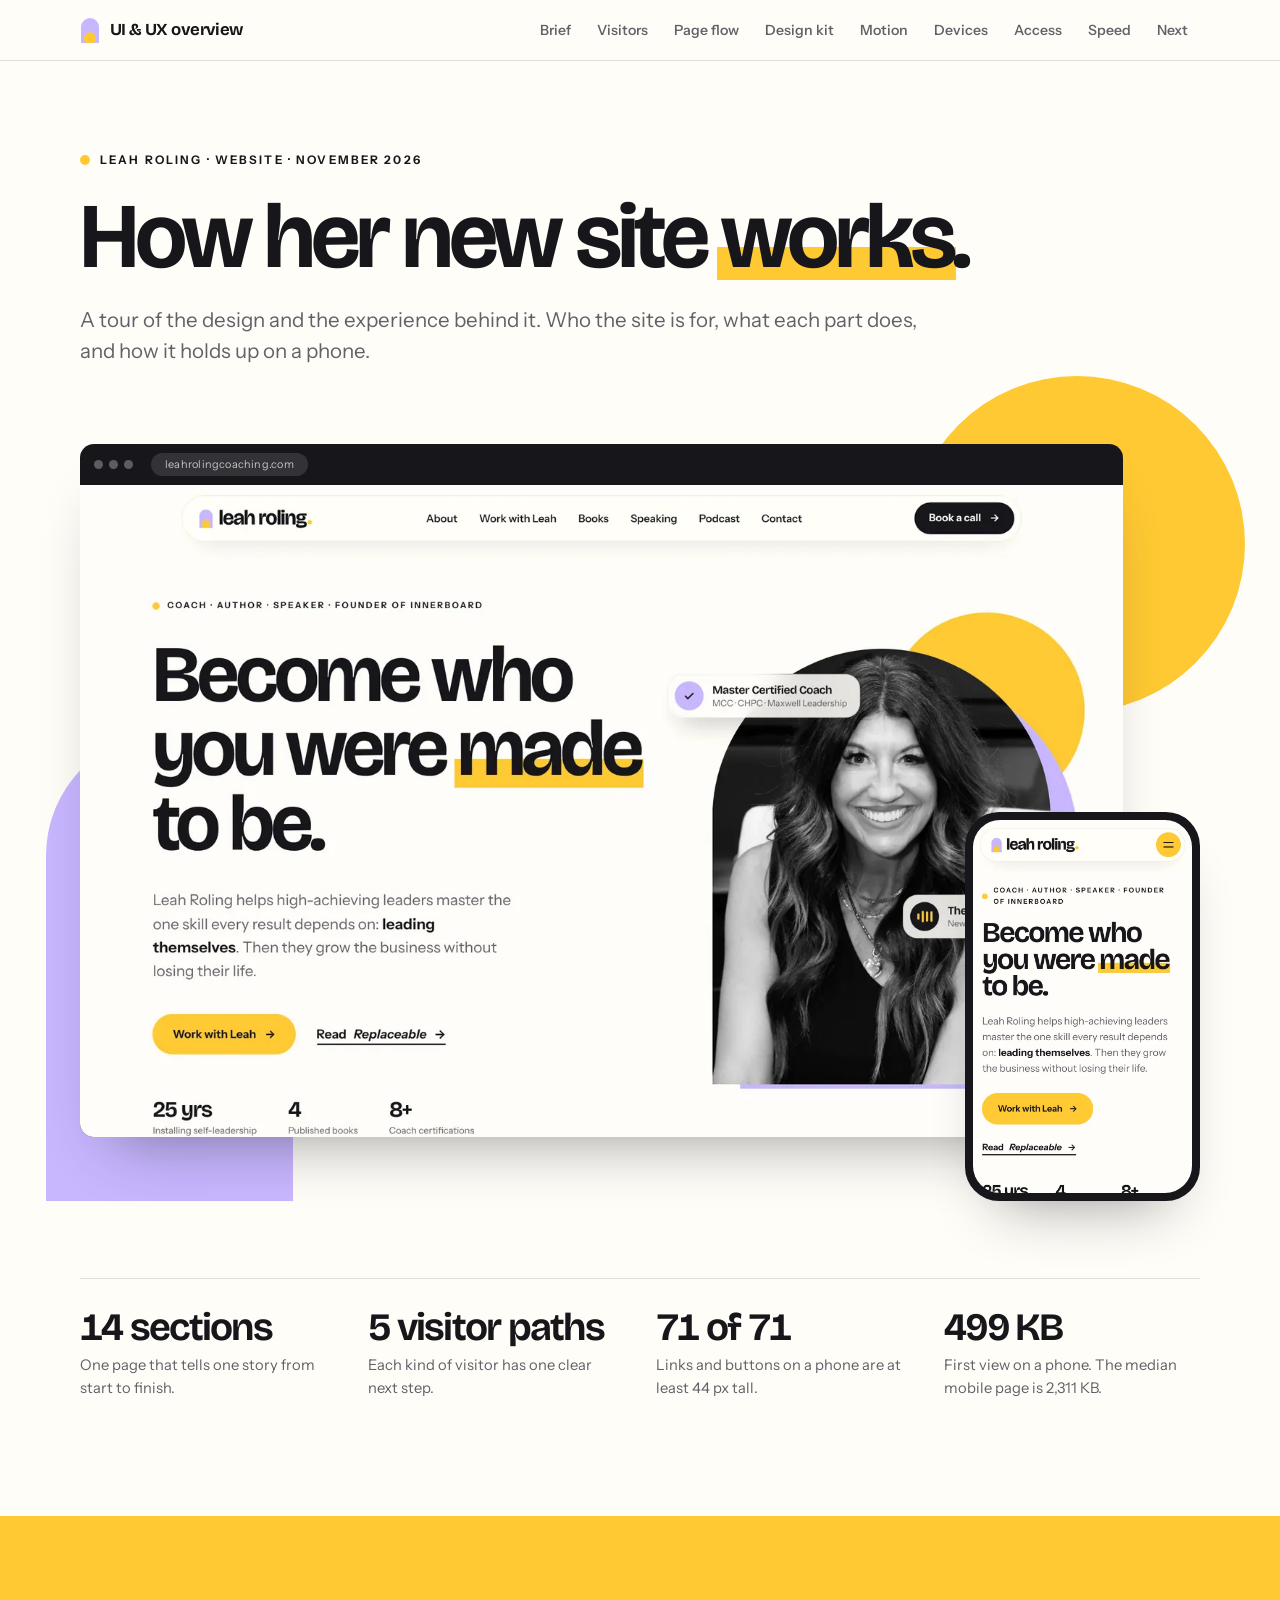
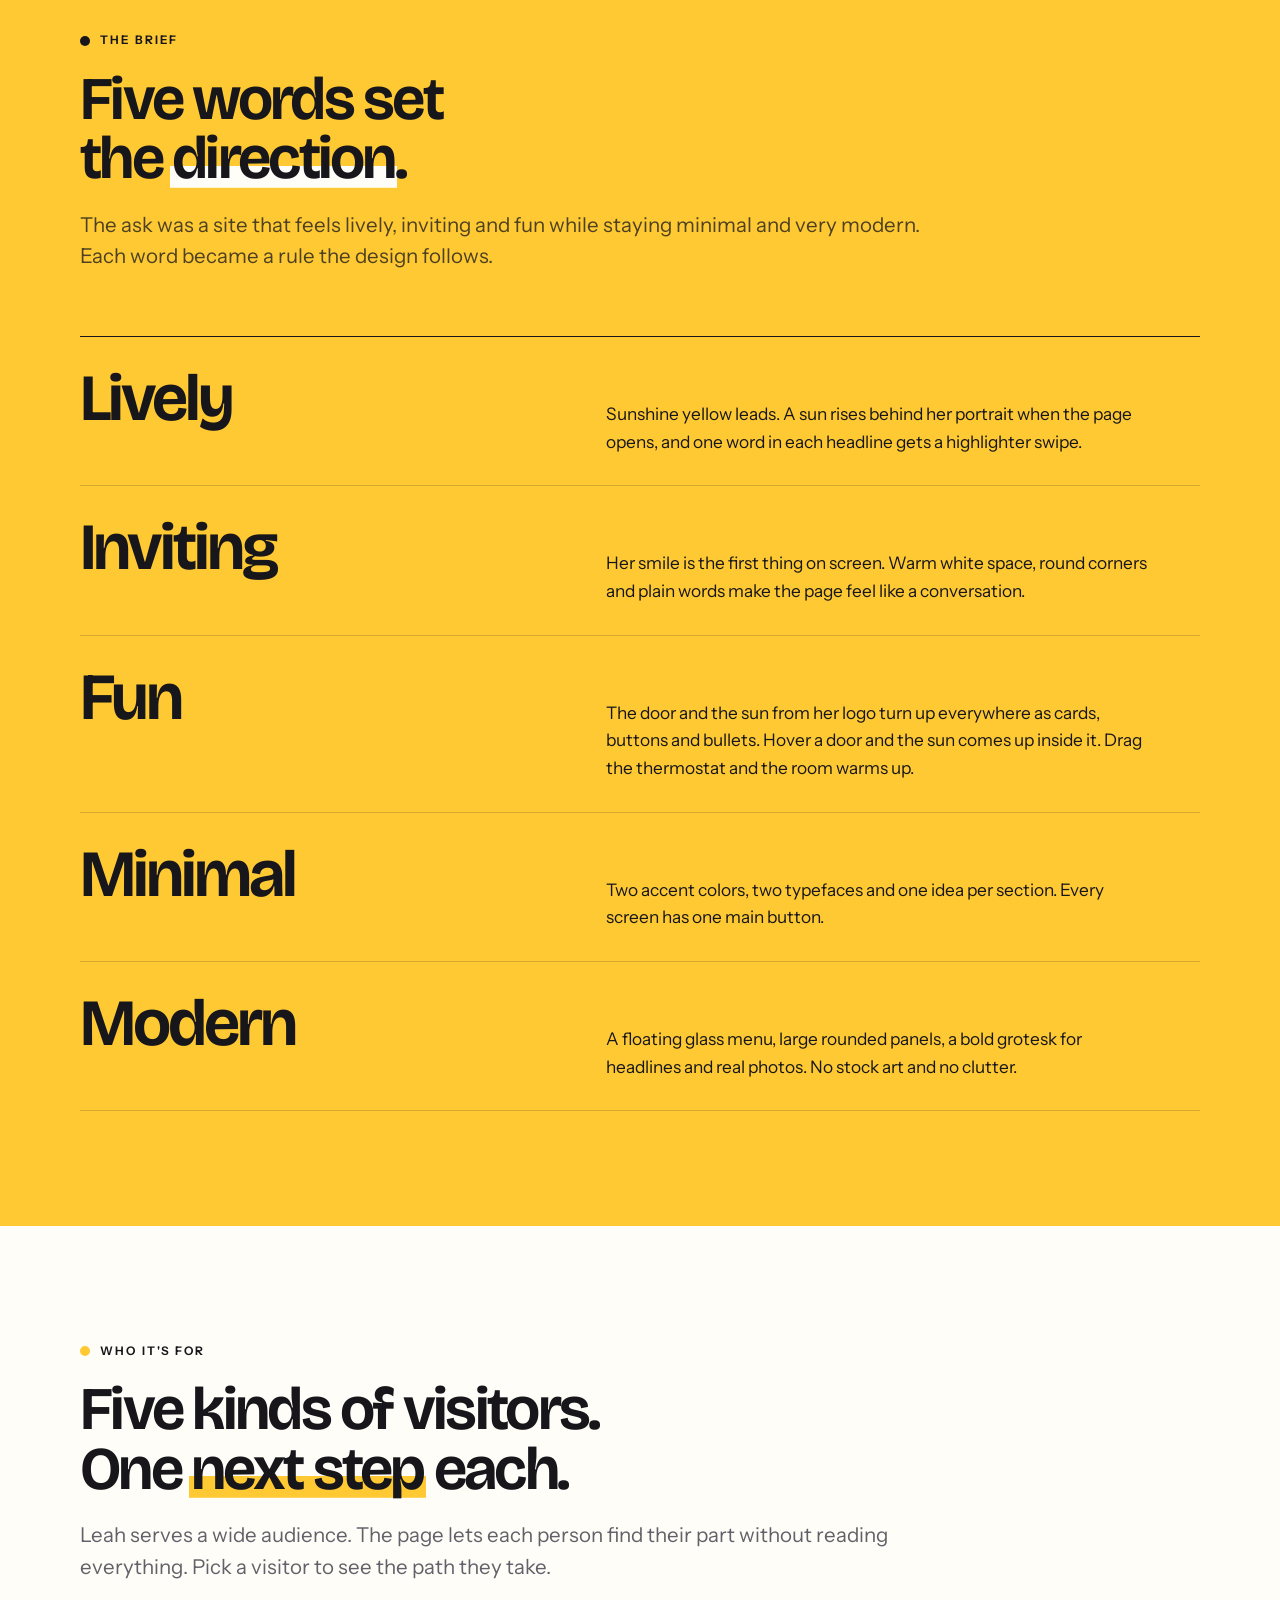
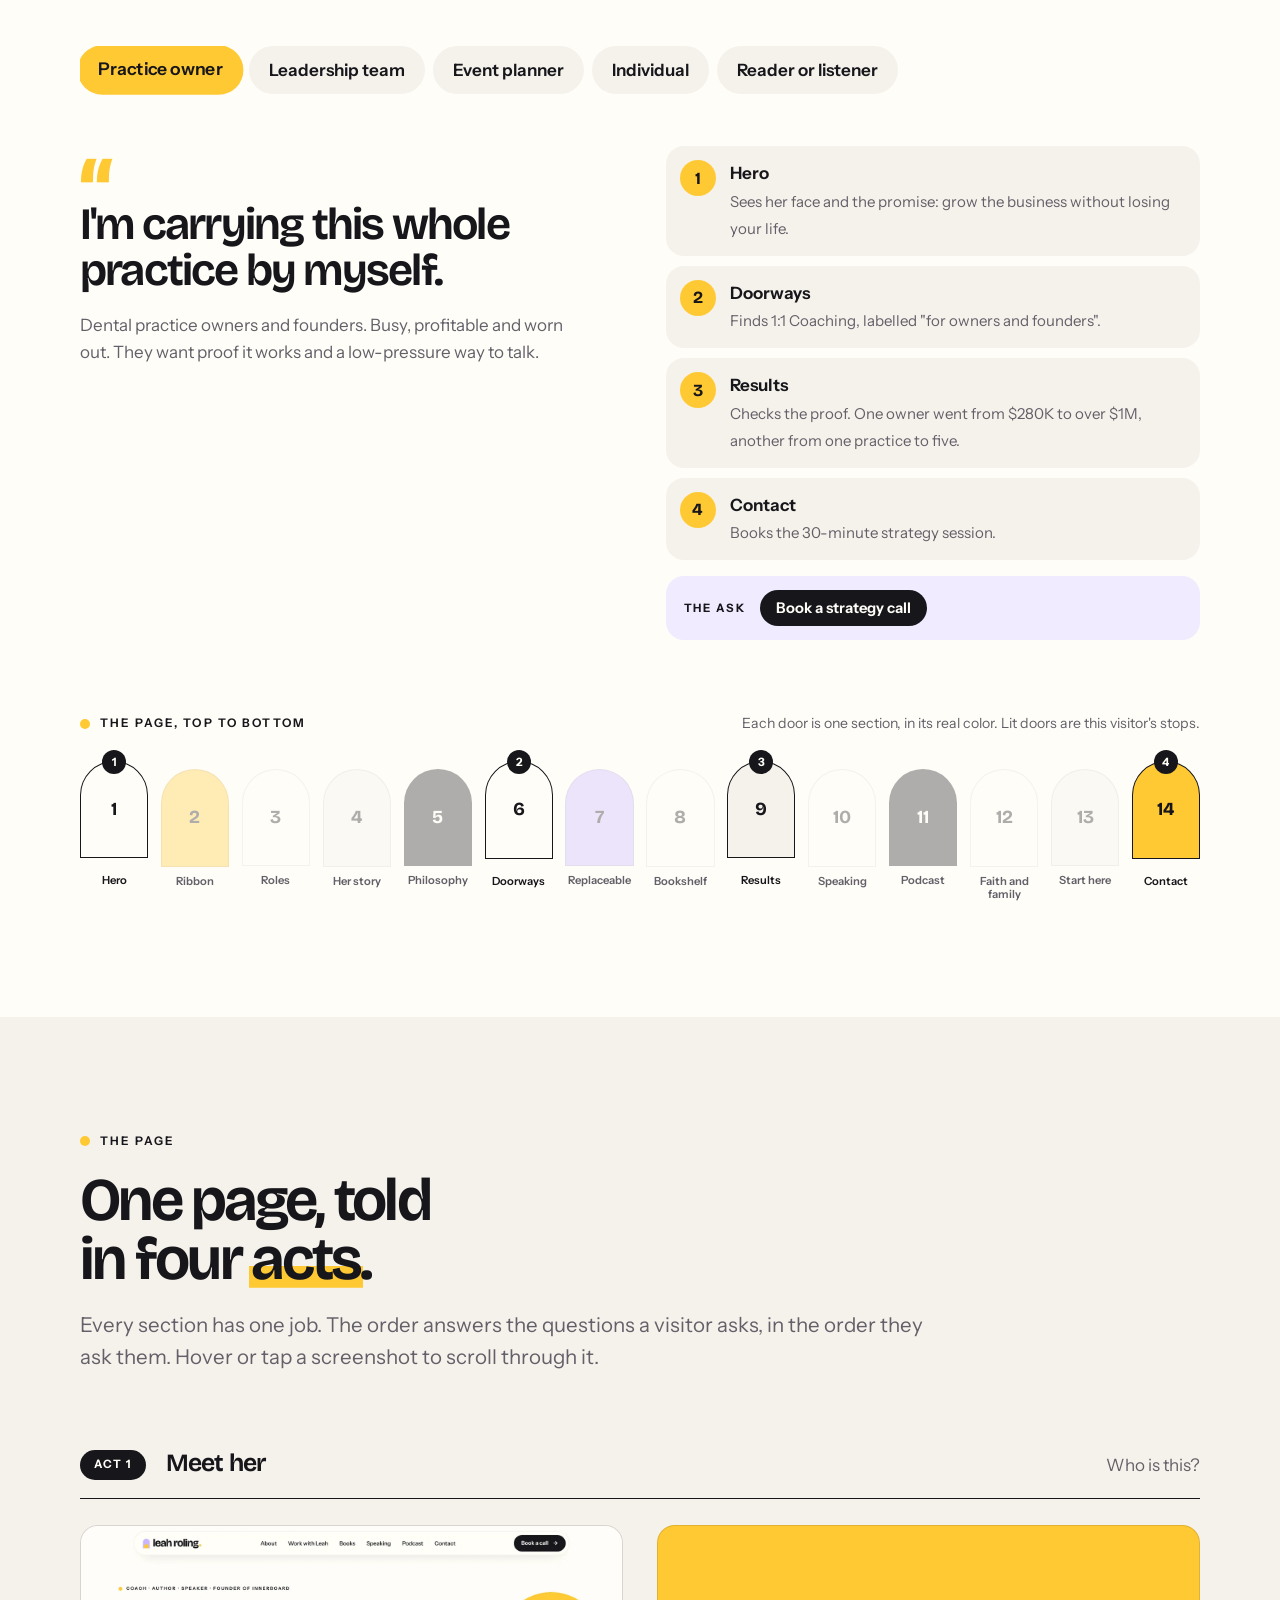
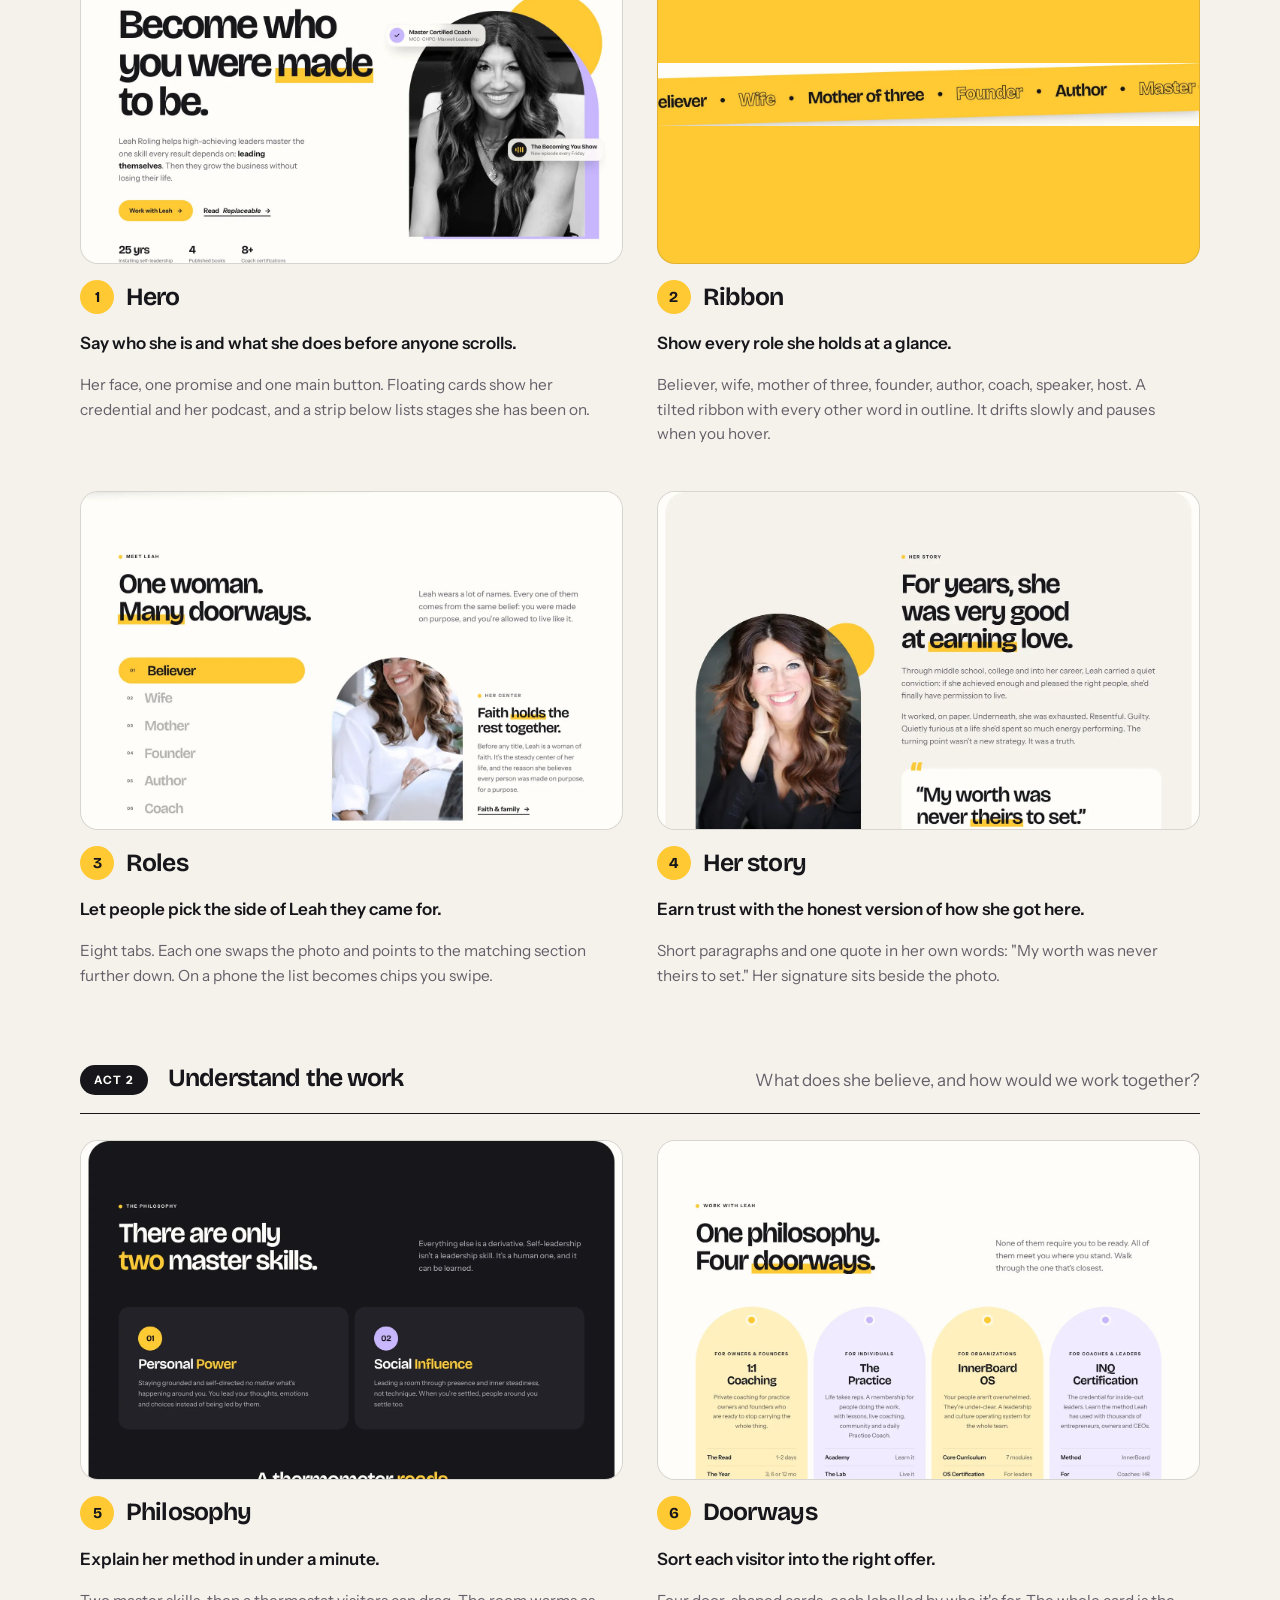
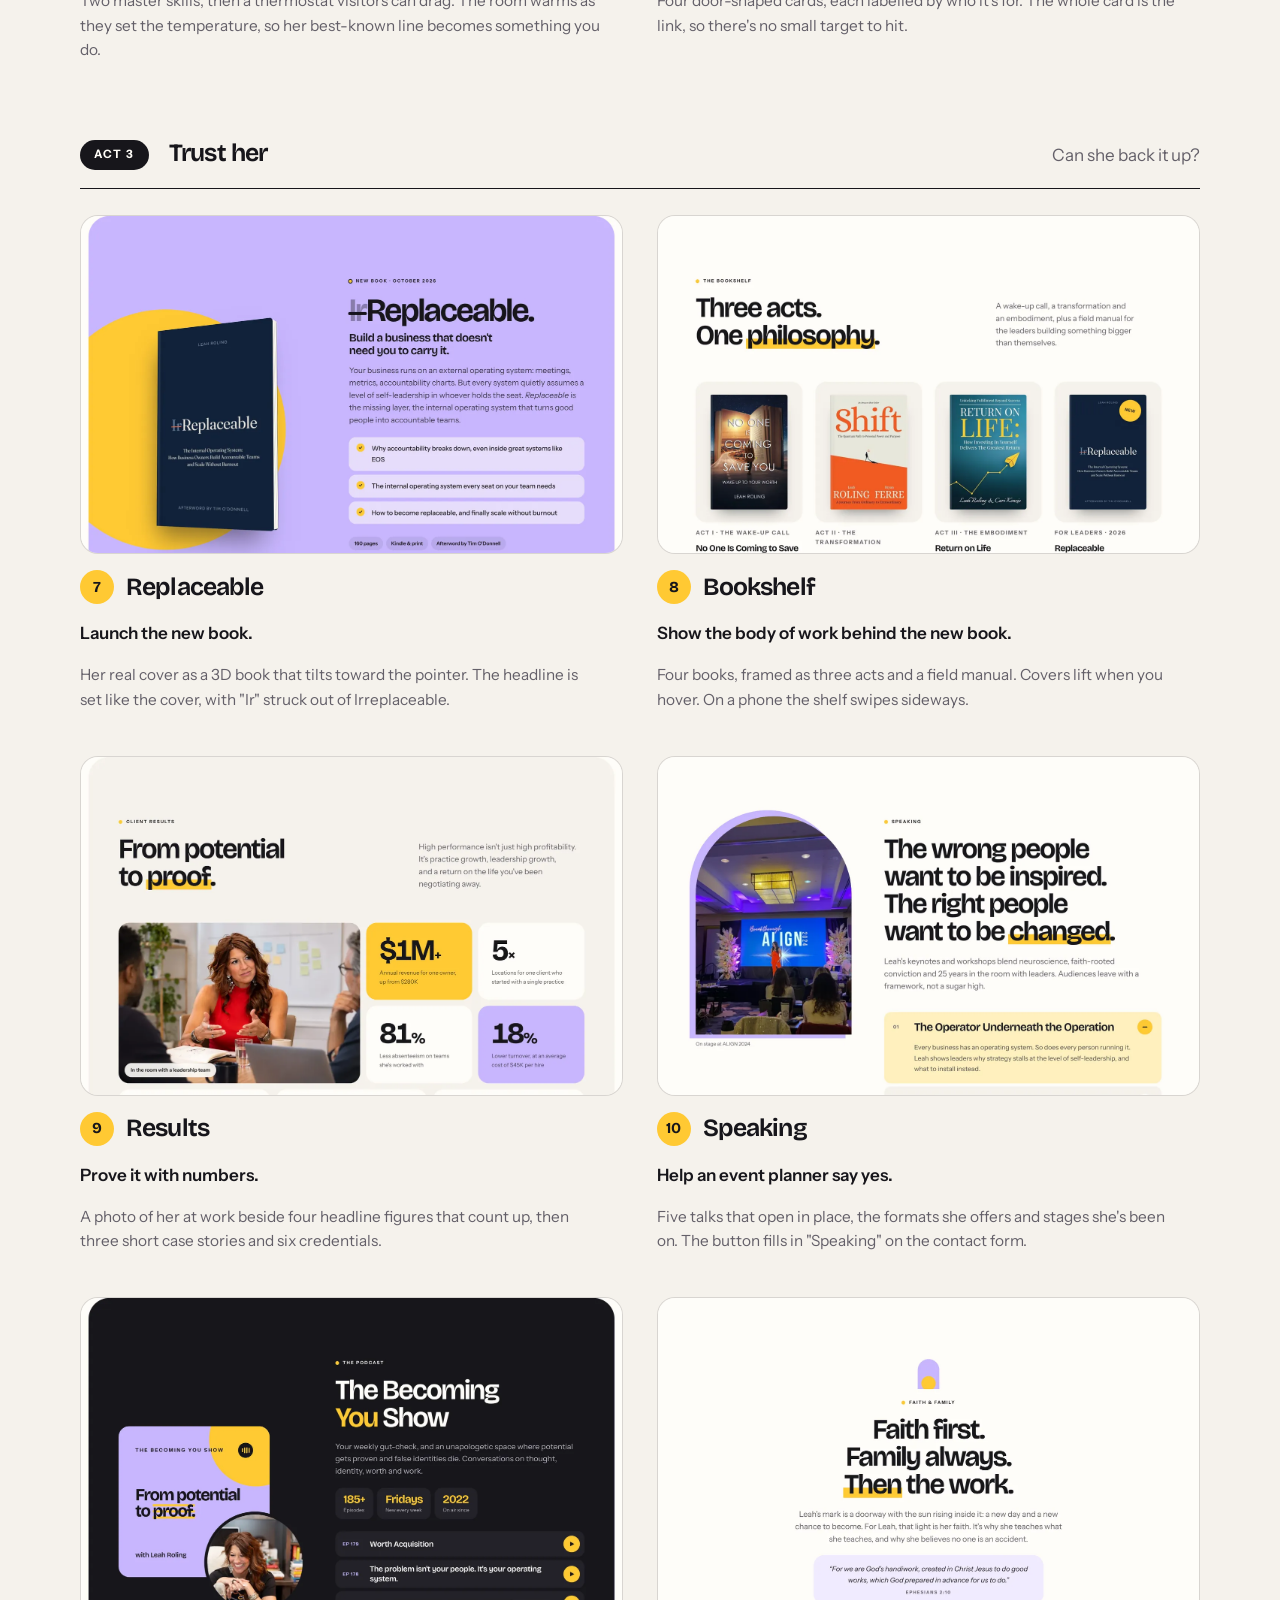
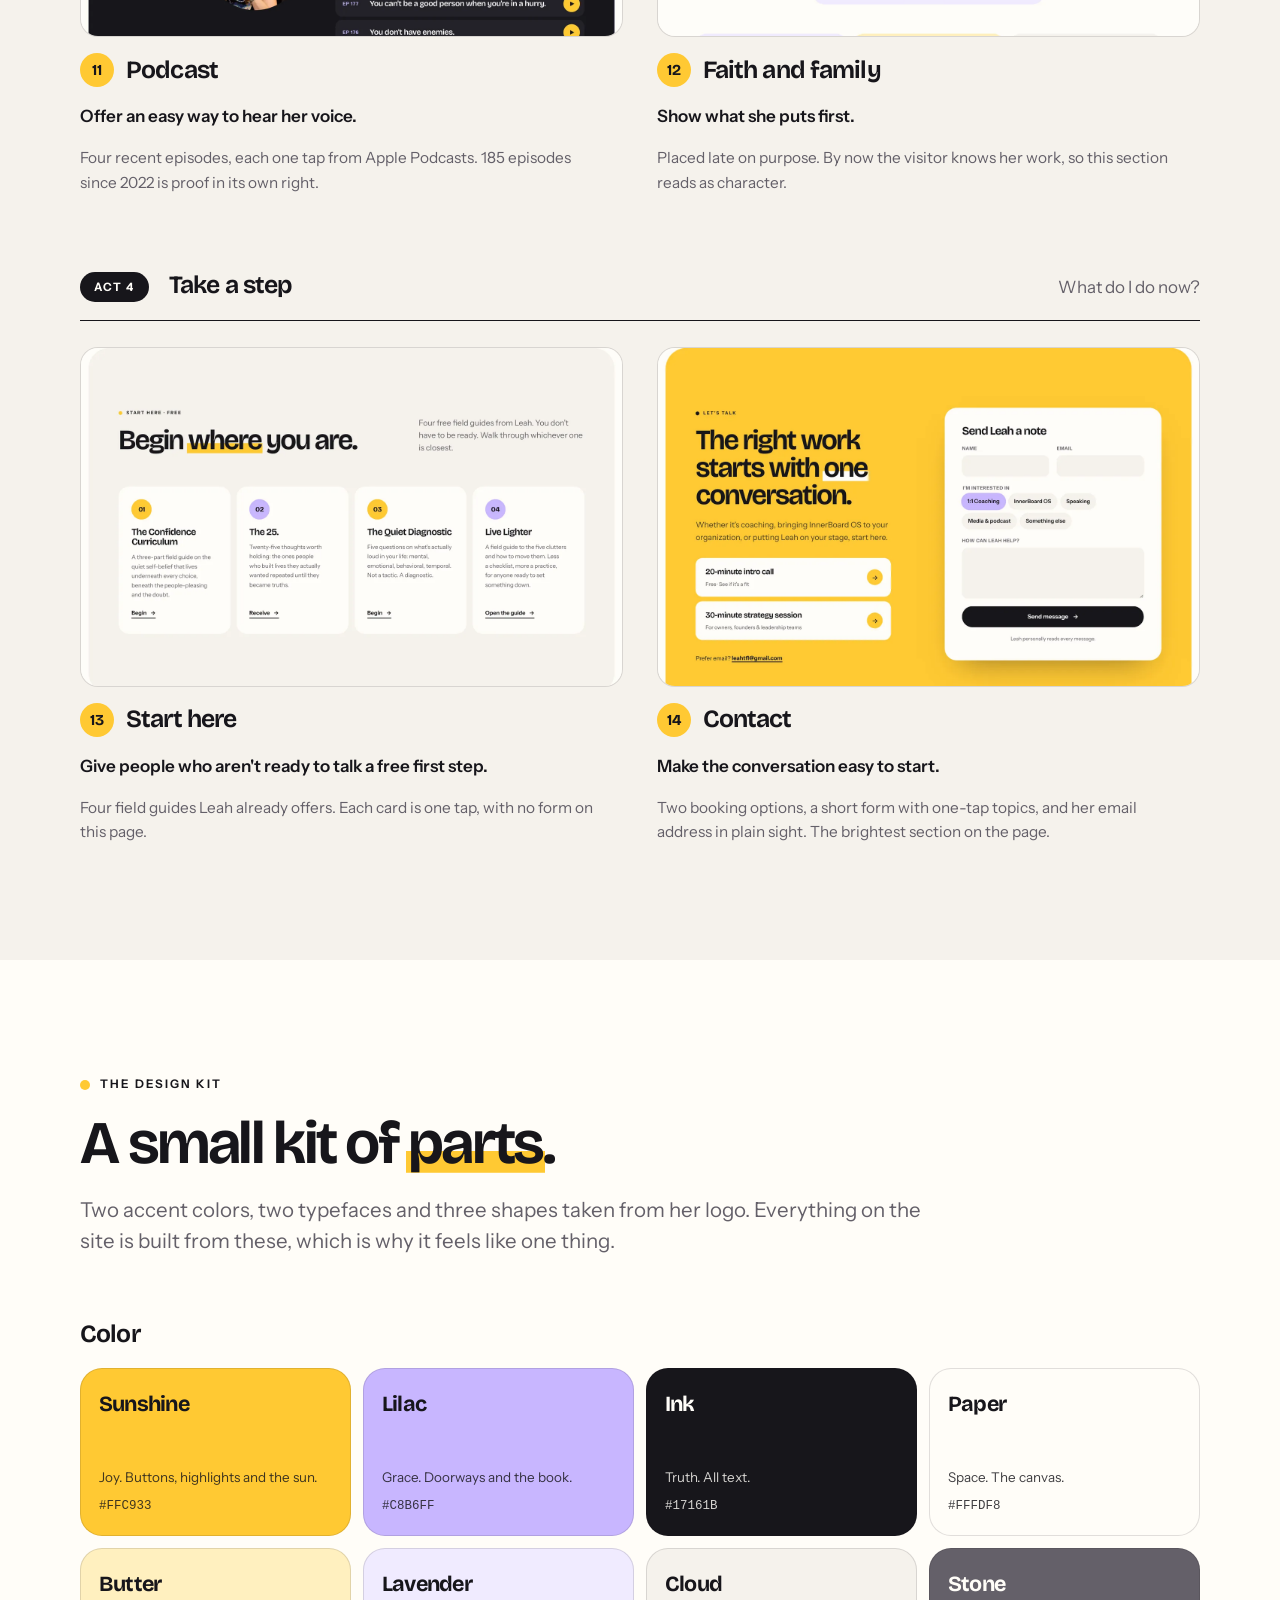
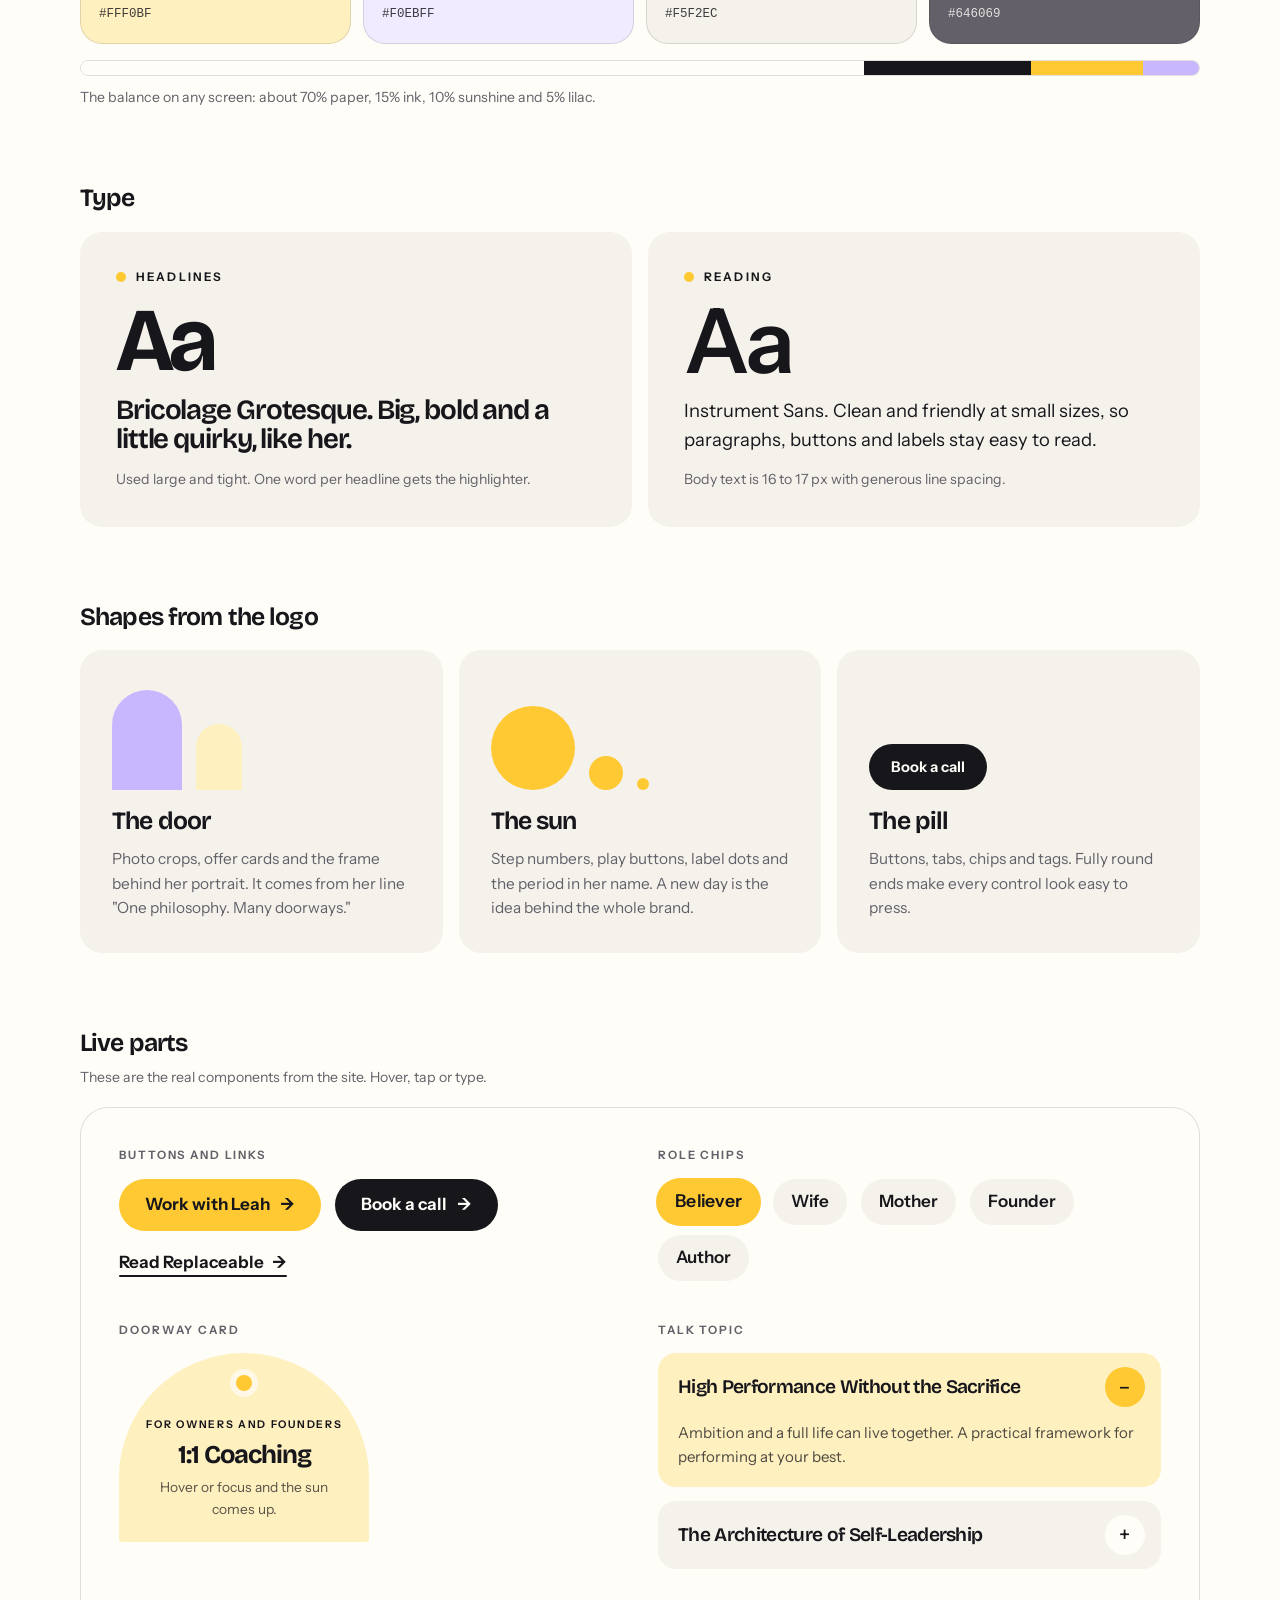
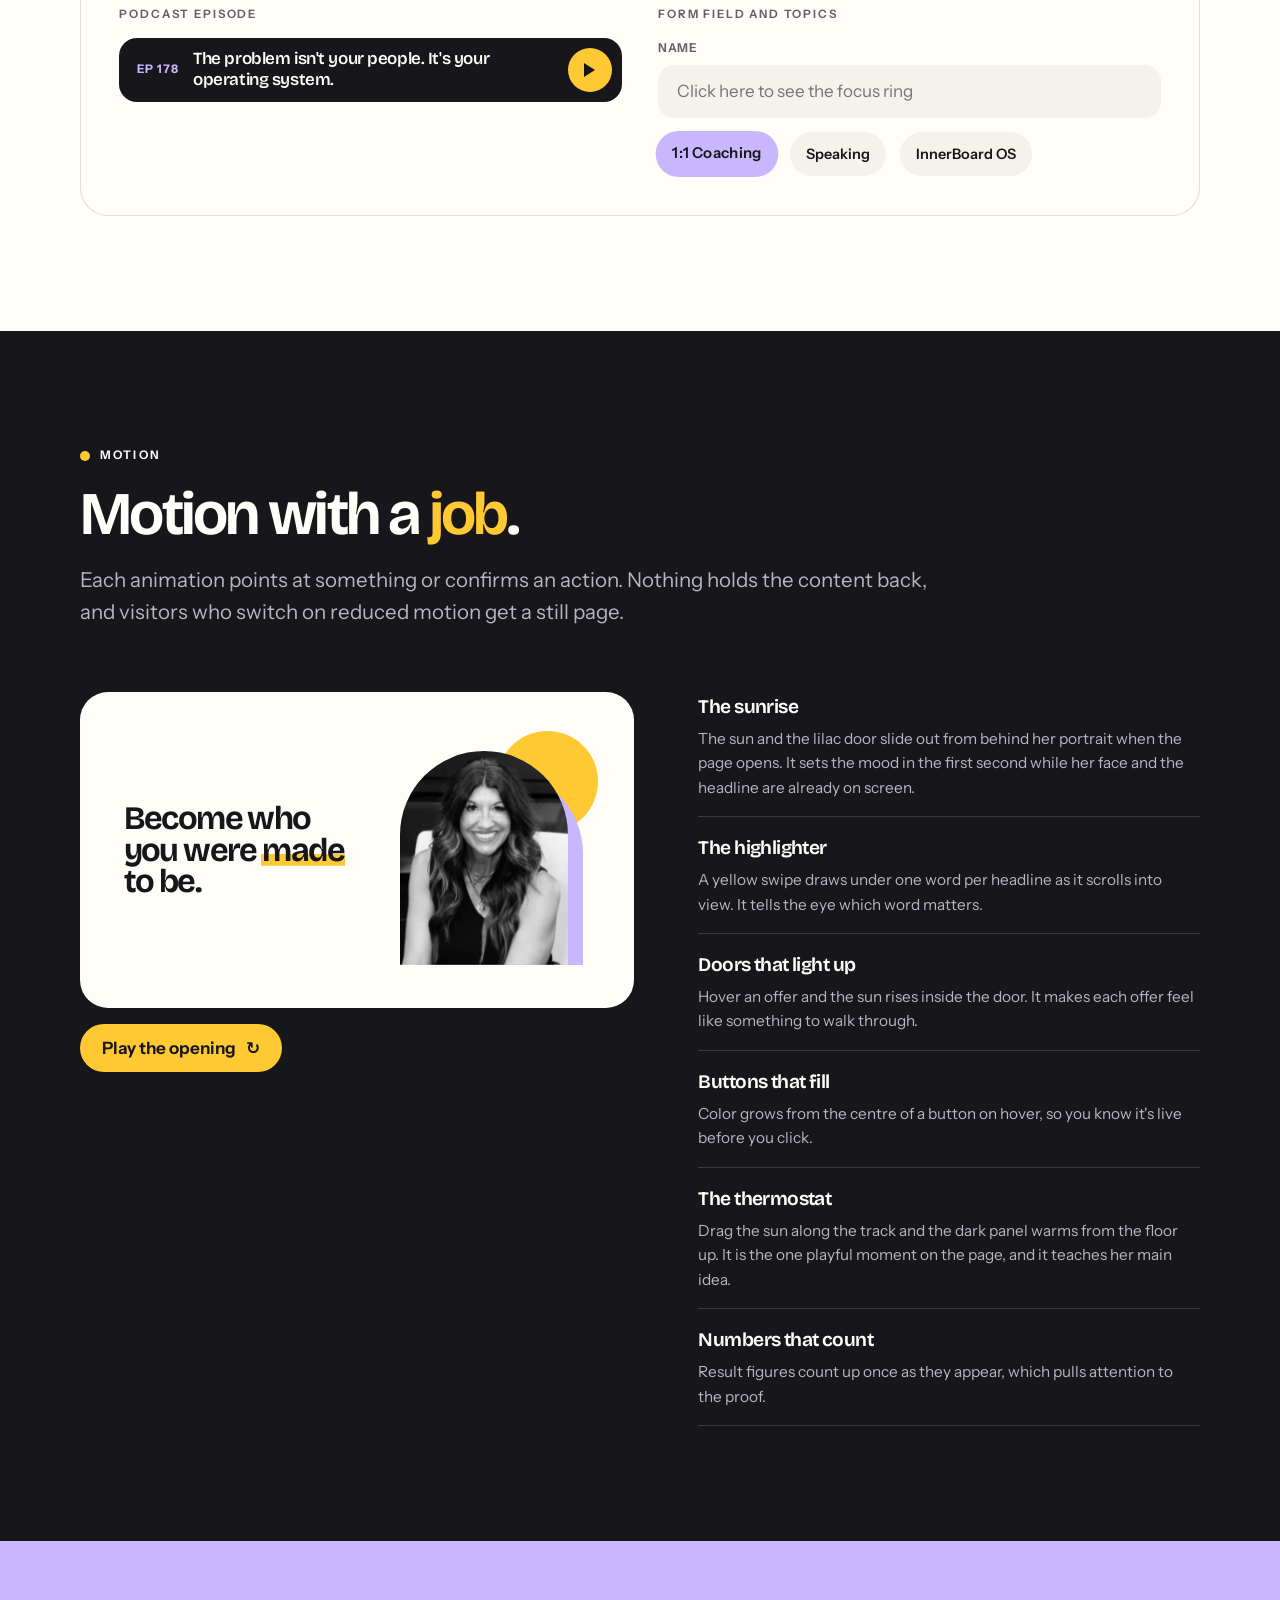
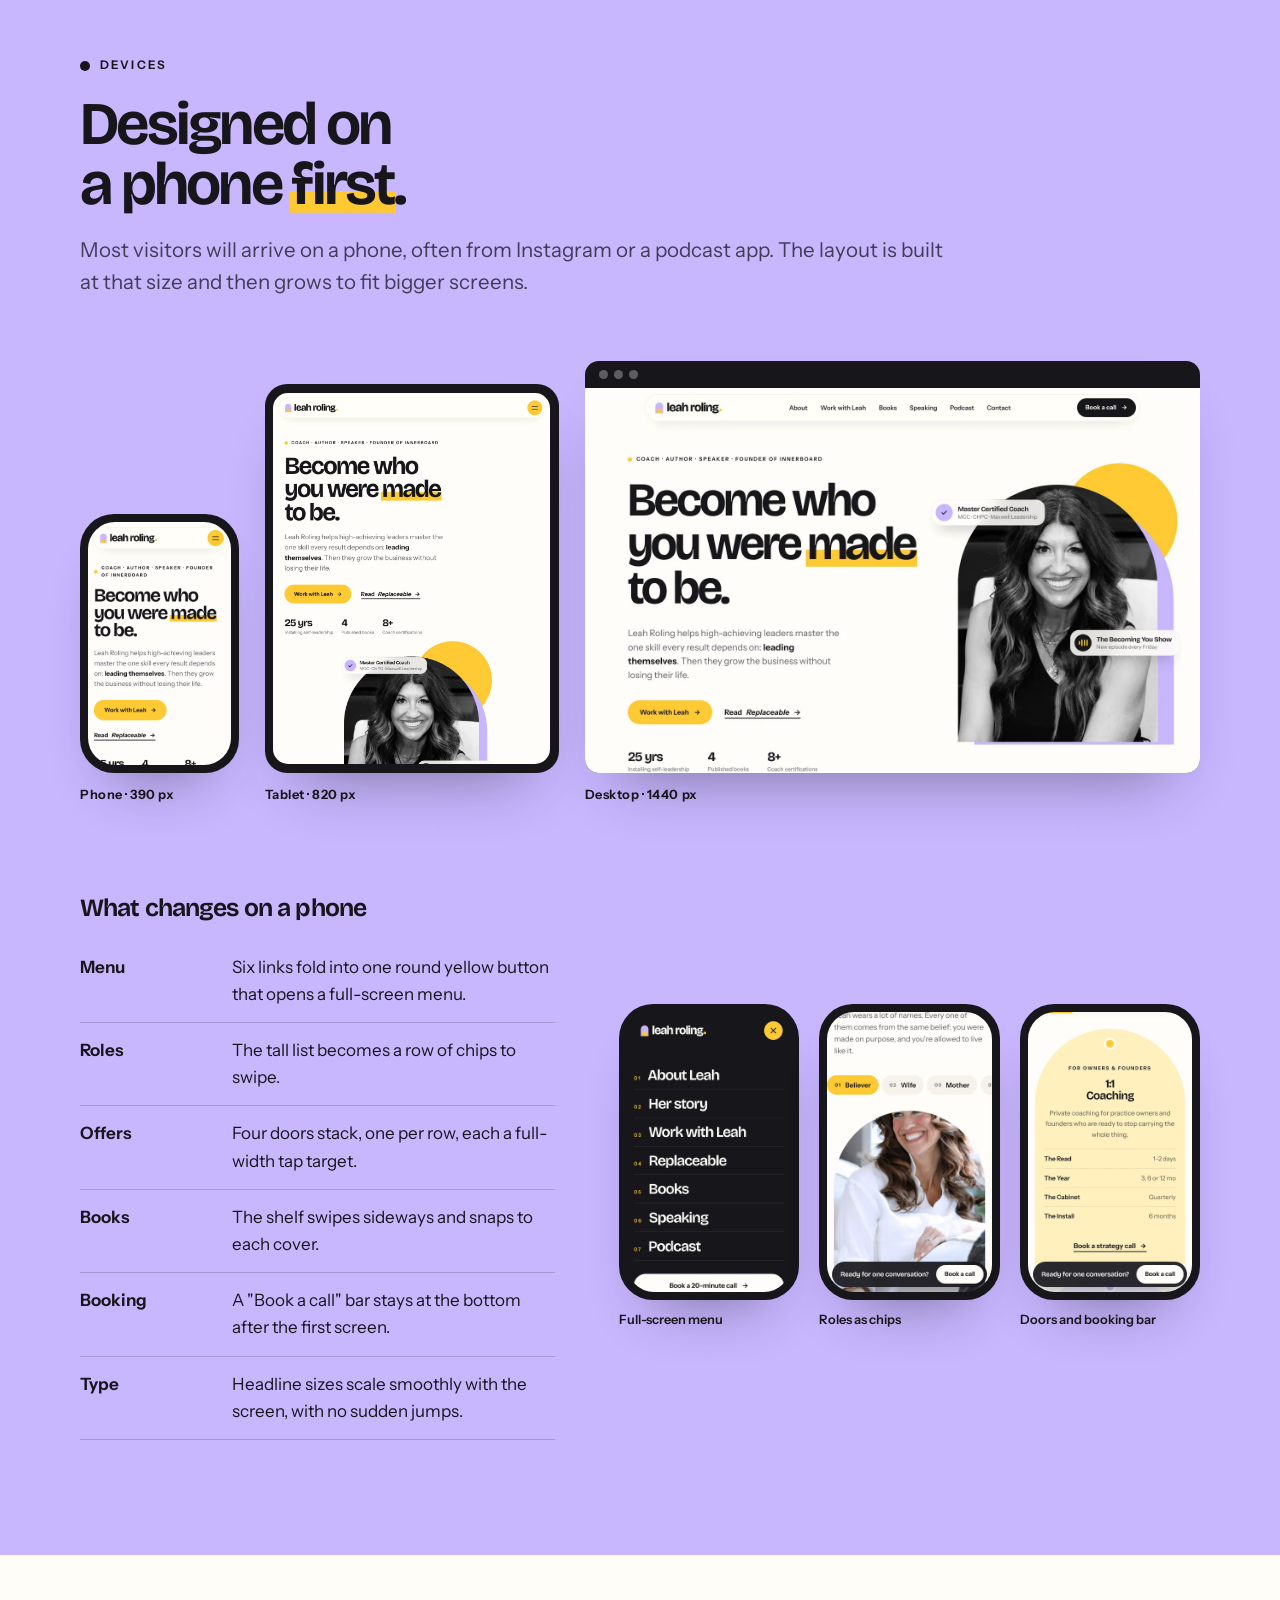
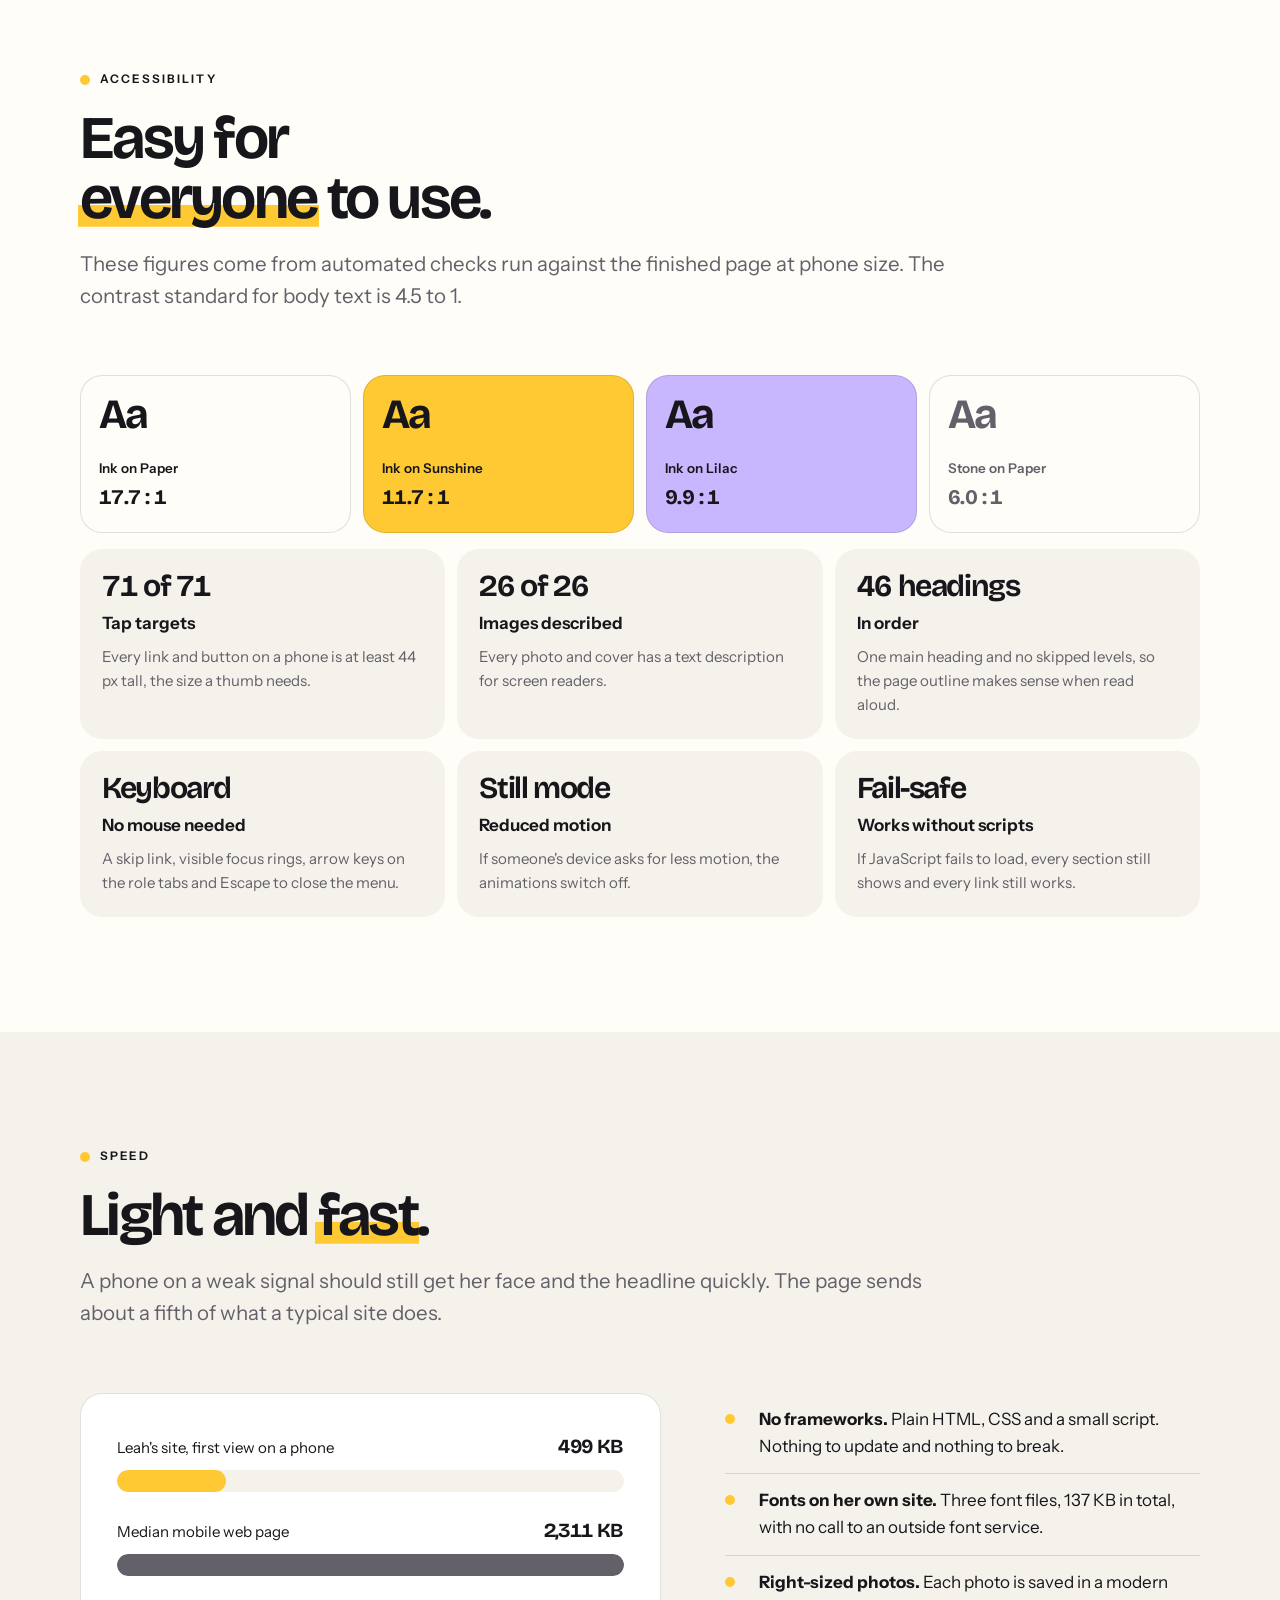
<file: brand/ui-ux-overview/index.html>
<!doctype html>
<html lang="en">
<head>
<meta charset="utf-8">
<meta name="viewport" content="width=device-width, initial-scale=1, viewport-fit=cover">
<meta name="robots" content="noindex">
<style>:root{color-scheme:light}body{margin:0}img{max-width:100%}[hidden]{display:none!important}</style>
<title>Leah Roling UI &amp; UX Overview</title>
<meta name="claude:viewport-fit-sides" content="cover">
<link rel="stylesheet" href="https://fonts.googleapis.com/css2?family=Bricolage+Grotesque:opsz,wght@12..96,400..800&family=Instrument+Sans:ital,wght@0,400..700;1,400..700&display=swap">
<style>
/* Layout: a long-scroll case study in full-width color bands. Each band has a left-aligned
   heading and wide media. Real screenshots sit in device frames; the parts in the kit are live. */
:root {
  /* brand accents (same in both themes) */
  --sun: #ffc933;
  --lilac: #c8b6ff;
  --on-accent: #17161b;
  /* page surfaces and text */
  --bg: #fffdf8;
  --bg-2: #f5f2ec;
  --card: #ffffff;
  --fg: #17161b;
  --muted: #646069;
  --tint-sun: #fff0bf;
  --tint-lilac: #f0ebff;
  --line: rgba(23, 22, 27, 0.13);
  --dark-band: #17161b;
  --dark-card: #232229;
  --on-dark: #fffdf8;
  --on-dark-muted: #b9b5c0;
  --frame: #17161b;
  --shadow: 0 34px 60px -34px rgba(23, 22, 27, 0.45);
  --hl-bg: var(--sun);
  --hl-fg: inherit;
  /* the site's own fixed colors, used inside screenshots frames and the live parts */
  --s-ink: #17161b;
  --s-paper: #fffdf8;
  --s-cloud: #f5f2ec;
  --s-butter: #fff0bf;
  --s-lav: #f0ebff;
  --s-stone: #646069;
  /* type */
  --display: "Bricolage Grotesque", "Instrument Sans", "Helvetica Neue", Arial, sans-serif;
  --text: "Instrument Sans", system-ui, -apple-system, "Segoe UI", Roboto, sans-serif;
  --ease: cubic-bezier(0.16, 1, 0.3, 1);
  --back: cubic-bezier(0.34, 1.56, 0.64, 1);
}
@media (prefers-color-scheme: dark) {
  :root:not([data-theme="light"]) {
    --bg: #121116; --bg-2: #1a191f; --card: #222128; --fg: #fffdf8; --muted: #b4b0bc;
    --tint-sun: #3a3010; --tint-lilac: #2b2545; --line: rgba(255, 253, 248, 0.15);
    --dark-band: #0b0a0e; --dark-card: #1a191f; --frame: #2e2d35;
    --shadow: 0 34px 60px -34px rgba(0, 0, 0, 0.8);
    --hl-bg: transparent; --hl-fg: var(--sun);
    color-scheme: dark;
  }
}
:root[data-theme="dark"] {
  --bg: #121116; --bg-2: #1a191f; --card: #222128; --fg: #fffdf8; --muted: #b4b0bc;
  --tint-sun: #3a3010; --tint-lilac: #2b2545; --line: rgba(255, 253, 248, 0.15);
  --dark-band: #0b0a0e; --dark-card: #1a191f; --frame: #2e2d35;
  --shadow: 0 34px 60px -34px rgba(0, 0, 0, 0.8);
  --hl-bg: transparent; --hl-fg: var(--sun);
  color-scheme: dark;
}

*, *::before, *::after { box-sizing: border-box; }
html { scroll-behavior: smooth; scroll-padding-top: 76px; }
body {
  background: var(--bg); color: var(--fg);
  font-family: var(--text); font-size: 1.0625rem; line-height: 1.6;
  -webkit-font-smoothing: antialiased; overflow-x: clip;
}
body::before { content: ""; position: fixed; inset: 0 0 auto; height: env(safe-area-inset-top, 0px); z-index: 10; background: var(--bg); }
h1, h2, h3, h4, p, ul, ol, figure, dl, dd, blockquote { margin: 0; }
ul, ol { padding: 0; list-style: none; }
img { display: block; }
a { color: inherit; }
button { font: inherit; color: inherit; background: none; border: 0; padding: 0; cursor: pointer; }
:focus-visible { outline: 3px solid var(--lilac); outline-offset: 3px; border-radius: 8px; }

.wrap {
  max-width: 1200px; margin-inline: auto;
  padding-left: max(16px, env(safe-area-inset-left, 0px));
  padding-right: max(16px, env(safe-area-inset-right, 0px));
}
@media (min-width: 720px) {
  .wrap { padding-left: max(40px, env(safe-area-inset-left, 0px)); padding-right: max(40px, env(safe-area-inset-right, 0px)); }
}

/* ---------- type ---------- */
.h1, .h2, .h3, .big { font-family: var(--display); font-weight: 660; letter-spacing: -0.045em; line-height: 0.98; text-wrap: balance; }
.h1 { font-size: clamp(2.7rem, 1.3rem + 5.6vw, 6.4rem); line-height: 0.93; }
.h2 { font-size: clamp(2.1rem, 1.3rem + 3.1vw, 4.1rem); }
.h3 { font-size: clamp(1.3rem, 1.15rem + 0.5vw, 1.6rem); letter-spacing: -0.035em; line-height: 1.08; }
.h1 em, .h2 em, .big em {
  font-style: normal; color: var(--hl-fg);
  background: linear-gradient(var(--hl-bg), var(--hl-bg)) no-repeat 0 86% / 100% 0.36em;
  padding-inline: 0.04em; margin-inline: -0.04em;
}
.lede { font-size: clamp(1.08rem, 1rem + 0.4vw, 1.28rem); line-height: 1.55; color: var(--muted); max-width: 62ch; }
.label { display: inline-flex; align-items: center; gap: 10px; font-size: 0.74rem; font-weight: 650; letter-spacing: 0.18em; text-transform: uppercase; }
.label::before { content: ""; width: 10px; height: 10px; border-radius: 50%; background: var(--sun); flex: none; }
.small { font-size: 0.88rem; color: var(--muted); }
.num { font-variant-numeric: tabular-nums; }

/* ---------- bands ---------- */
.band { padding-block: clamp(72px, 9vw, 136px); }
.band--alt { background: var(--bg-2); }
.band--sun { background: var(--sun); color: var(--on-accent); --fg: var(--on-accent); --muted: rgba(23, 22, 27, 0.76); --line: rgba(23, 22, 27, 0.18); --hl-bg: var(--s-paper); --hl-fg: var(--on-accent); }
.band--sun .label::before { background: var(--on-accent); }
.band--lilac { background: var(--lilac); color: var(--on-accent); --fg: var(--on-accent); --muted: rgba(23, 22, 27, 0.76); --line: rgba(23, 22, 27, 0.18); --hl-bg: var(--sun); --hl-fg: var(--on-accent); }
.band--lilac .label::before { background: var(--on-accent); }
.band--dark { background: var(--dark-band); color: var(--on-dark); --fg: var(--on-dark); --muted: var(--on-dark-muted); --line: rgba(255, 253, 248, 0.15); --hl-bg: transparent; --hl-fg: var(--sun); }
.head { display: grid; gap: 20px; margin-bottom: clamp(40px, 5vw, 72px); }
.head .h2 { max-width: 16ch; }

/* ---------- top bar ---------- */
.top { position: sticky; top: env(safe-area-inset-top, 0px); z-index: 9; background: var(--bg); border-bottom: 1px solid var(--line); }
.top__in { display: flex; align-items: center; gap: 20px; min-height: 60px; }
.top__brand { display: inline-flex; align-items: center; gap: 10px; text-decoration: none; font-family: var(--display); font-weight: 680; letter-spacing: -0.035em; font-size: 1.05rem; white-space: nowrap; flex: none; }
.top__brand svg { width: 20px; height: 26px; }
.top__nav { display: flex; gap: 2px; overflow-x: auto; scrollbar-width: none; min-width: 0; margin-left: auto; }
.top__nav::-webkit-scrollbar { display: none; }
.top__nav a { flex: none; display: inline-flex; align-items: center; height: 44px; padding: 0 12px; border-radius: 999px; text-decoration: none; font-size: 0.88rem; font-weight: 550; color: var(--muted); }
.top__nav a:hover { color: var(--fg); background: var(--bg-2); }
@media (max-width: 719px) { .top__brand span { display: none; } }

/* ---------- device frames ---------- */
.browser { border-radius: 14px; background: var(--frame); overflow: hidden; box-shadow: var(--shadow); max-width: 100%; }
.browser__bar { display: flex; align-items: center; gap: 6px; padding: 9px 14px; }
.browser__bar i { width: 9px; height: 9px; border-radius: 50%; background: rgba(255, 253, 248, 0.3); }
.browser__bar span { margin-left: 12px; padding: 3px 14px; border-radius: 999px; background: rgba(255, 253, 248, 0.12); font-size: 0.68rem; letter-spacing: 0.02em; color: rgba(255, 253, 248, 0.72); }
.browser img { width: 100%; height: auto; }
.phone { border-radius: clamp(20px, 3.2vw, 34px); background: var(--frame); padding: clamp(5px, 0.7vw, 8px); box-shadow: var(--shadow); max-width: 100%; }
.phone img { width: 100%; height: auto; border-radius: clamp(15px, 2.6vw, 27px); }

/* ---------- hero ---------- */
.hero { padding-block: clamp(48px, 7vw, 96px) clamp(72px, 9vw, 128px); overflow: clip; }
.hero__text { display: grid; gap: 24px; max-width: 900px; }
.hero__stage { position: relative; margin-top: clamp(44px, 6vw, 80px); padding-right: clamp(0px, 6vw, 84px); padding-bottom: clamp(28px, 5vw, 64px); }
.hero__stage::before { content: ""; position: absolute; z-index: 0; right: -4%; top: -9%; width: 30%; aspect-ratio: 1; border-radius: 50%; background: var(--sun); }
.hero__stage::after { content: ""; position: absolute; z-index: 0; left: -3%; bottom: 0; width: 22%; height: 62%; border-radius: 999px 999px 0 0; background: var(--lilac); }
.hero__stage .browser { position: relative; z-index: 1; }
.hero__stage .phone { position: absolute; z-index: 2; right: 0; bottom: 0; width: clamp(96px, 21%, 250px); }
.facts { display: grid; grid-template-columns: repeat(2, minmax(0, 1fr)); gap: 28px 32px; margin-top: clamp(48px, 6vw, 80px); padding-top: 28px; border-top: 1px solid var(--line); }
@media (min-width: 860px) { .facts { grid-template-columns: repeat(4, minmax(0, 1fr)); } }
.facts dt { font-family: var(--display); font-weight: 660; font-size: clamp(1.7rem, 1.3rem + 1.4vw, 2.5rem); letter-spacing: -0.045em; line-height: 1.05; }
.facts dd { margin-top: 6px; font-size: 0.92rem; color: var(--muted); max-width: 26ch; }

/* ---------- brief ---------- */
.words { border-top: 1.5px solid var(--on-accent); }
.words li { display: grid; gap: 6px 40px; padding-block: clamp(18px, 2.4vw, 30px); border-bottom: 1.5px solid var(--line); align-items: baseline; }
@media (min-width: 780px) { .words li { grid-template-columns: minmax(0, 0.9fr) minmax(0, 1.1fr); } }
.words .big { font-size: clamp(2.2rem, 1.4rem + 3.4vw, 4.6rem); }
.words p { font-size: 1.08rem; max-width: 46ch; min-width: 0; }

/* ---------- visitors ---------- */
.vtabs { display: flex; gap: 8px; overflow-x: auto; scrollbar-width: none; padding-bottom: 4px; }
.vtabs::-webkit-scrollbar { display: none; }
.vtab { flex: none; min-height: 48px; padding: 0 20px; border-radius: 999px; background: var(--bg-2); font-weight: 620; transition: background-color 0.3s, color 0.3s, transform 0.4s var(--back); }
.vtab:hover { background: var(--tint-lilac); }
.vtab[aria-selected="true"] { background: var(--sun); color: var(--on-accent); transform: scale(1.03); }
.vpanel { display: grid; gap: clamp(28px, 4vw, 64px); margin-top: clamp(28px, 4vw, 48px); }
@media (min-width: 900px) { .vpanel { grid-template-columns: minmax(0, 1fr) minmax(0, 1fr); align-items: start; } }
.vpanel > * { min-width: 0; }
.vthought { font-family: var(--display); font-weight: 640; font-size: clamp(1.7rem, 1.2rem + 2vw, 2.9rem); letter-spacing: -0.04em; line-height: 1.04; text-wrap: balance; }
.vthought::before { content: "\201C"; display: block; height: 0.55em; color: var(--sun); font-size: 2.2em; line-height: 1; }
.vwho { margin-top: 18px; color: var(--muted); max-width: 44ch; }
.vsteps { display: grid; gap: 10px; counter-reset: s; }
.vsteps li { counter-increment: s; display: grid; grid-template-columns: 36px minmax(0, 1fr); gap: 14px; align-items: start; padding: 14px 18px 14px 14px; border-radius: 18px; background: var(--bg-2); }
.vsteps li::before { content: counter(s); display: grid; place-items: center; width: 36px; height: 36px; border-radius: 50%; background: var(--sun); color: var(--on-accent); font-family: var(--display); font-weight: 700; }
.vsteps b { display: block; font-weight: 650; }
.vsteps span { font-size: 0.94rem; color: var(--muted); }
.vask { display: flex; flex-wrap: wrap; align-items: center; gap: 10px 14px; margin-top: 16px; padding: 14px 18px; border-radius: 18px; background: var(--tint-lilac); }
.vask b { font-size: 0.72rem; letter-spacing: 0.16em; text-transform: uppercase; }
.vask span { display: inline-flex; align-items: center; min-height: 36px; padding: 0 16px; border-radius: 999px; background: var(--fg); color: var(--bg); font-weight: 650; font-size: 0.92rem; }
.maphead { display: flex; flex-wrap: wrap; justify-content: space-between; gap: 8px 24px; margin-top: clamp(44px, 6vw, 72px); margin-bottom: 20px; }
.map { display: grid; grid-template-columns: repeat(7, minmax(0, 1fr)); gap: 16px clamp(6px, 1vw, 14px); padding-top: 14px; }
@media (min-width: 900px) { .map { grid-template-columns: repeat(14, minmax(0, 1fr)); } }
.map li { display: grid; gap: 8px; justify-items: center; align-content: start; min-width: 0; }
.door { position: relative; width: 100%; aspect-ratio: 3 / 4.3; border-radius: 999px 999px 6px 6px; background: var(--c); color: var(--t, #17161b); border: 1.5px solid var(--line); display: grid; place-items: center; font-family: var(--display); font-weight: 700; font-size: clamp(0.85rem, 0.6rem + 0.7vw, 1.15rem); opacity: 0.34; transition: opacity 0.4s, transform 0.6s var(--back), border-color 0.4s; }
.map .name { font-size: 0.7rem; font-weight: 600; line-height: 1.2; text-align: center; color: var(--muted); display: none; }
@media (min-width: 900px) { .map .name { display: block; } }
.map li.on .door { opacity: 1; transform: translateY(-8px); border-color: var(--fg); }
.map li.on .name { color: var(--fg); }
.map li.on .door::after { content: attr(data-step); position: absolute; top: -12px; left: 50%; translate: -50% 0; display: grid; place-items: center; width: 24px; height: 24px; border-radius: 50%; background: var(--fg); color: var(--bg); font-family: var(--text); font-size: 0.72rem; font-weight: 700; }
.c-paper { --c: #fffdf8; } .c-cloud { --c: #f5f2ec; } .c-sun { --c: #ffc933; } .c-lilac { --c: #c8b6ff; } .c-ink { --c: #17161b; --t: #fffdf8; }

/* ---------- page flow ---------- */
.act { margin-top: clamp(48px, 6vw, 88px); }
.act:first-of-type { margin-top: 0; }
.act__head { display: flex; flex-wrap: wrap; align-items: baseline; gap: 8px 20px; padding-bottom: 18px; margin-bottom: 26px; border-bottom: 1.5px solid var(--fg); }
.act__n { display: inline-flex; align-items: center; height: 30px; padding: 0 14px; border-radius: 999px; background: var(--fg); color: var(--bg); font-size: 0.72rem; font-weight: 700; letter-spacing: 0.14em; text-transform: uppercase; align-self: center; }
.act__q { color: var(--muted); margin-left: auto; }
.cards { display: grid; gap: clamp(28px, 3.4vw, 48px) clamp(20px, 2.6vw, 36px); }
@media (min-width: 760px) { .cards { grid-template-columns: repeat(2, minmax(0, 1fr)); } }
.card { display: grid; gap: 16px; align-content: start; min-width: 0; }
.shot { position: relative; aspect-ratio: 16 / 10; max-width: 100%; border-radius: 18px; overflow: hidden; background: var(--s-cloud); border: 1px solid var(--line); cursor: zoom-in; }
.shot img { position: absolute; inset: 0; width: 100%; height: 100%; object-fit: cover; object-position: 50% 0; transition: object-position 4.5s cubic-bezier(0.45, 0, 0.25, 1); }
.shot:hover img, .shot:focus img, .shot.is-on img { object-position: 50% 100%; }
.shot--strip { background: #ffc933; cursor: default; }
.shot--strip img { object-fit: contain; object-position: 50% 50%; }
.card__t { display: flex; align-items: center; gap: 12px; }
.card__n { display: grid; place-items: center; width: 34px; height: 34px; border-radius: 50%; background: var(--sun); color: var(--on-accent); font-family: var(--display); font-weight: 700; font-size: 0.95rem; flex: none; }
.card__job { font-weight: 600; max-width: 48ch; }
.card__how { color: var(--muted); font-size: 0.96rem; max-width: 52ch; }

/* ---------- kit ---------- */
.kit { display: grid; gap: clamp(44px, 6vw, 80px); }
.kit h3 { margin-bottom: 20px; }
.swatches { display: grid; grid-template-columns: repeat(2, minmax(0, 1fr)); gap: 12px; }
@media (min-width: 860px) { .swatches { grid-template-columns: repeat(4, minmax(0, 1fr)); } }
.sw { border-radius: 22px; padding: 18px; min-height: 168px; display: flex; flex-direction: column; justify-content: space-between; background: var(--c); color: var(--t, #17161b); border: 1px solid var(--line); }
.sw--s { min-height: 96px; }
.sw b { font-family: var(--display); font-size: 1.35rem; letter-spacing: -0.035em; }
.sw span { font-size: 0.84rem; opacity: 0.82; }
.sw code { font-family: ui-monospace, "SF Mono", Menlo, monospace; font-size: 0.78rem; opacity: 0.82; }
.ratio { display: flex; height: 16px; border-radius: 999px; overflow: hidden; margin-top: 16px; border: 1px solid var(--line); }
.ratio i { display: block; }
.two { display: grid; gap: 16px; }
@media (min-width: 860px) { .two { grid-template-columns: repeat(2, minmax(0, 1fr)); } }
.spec { border-radius: 22px; padding: clamp(22px, 3vw, 36px); background: var(--bg-2); display: grid; gap: 14px; align-content: start; min-width: 0; }
.spec__aa { font-family: var(--display); font-weight: 700; font-size: clamp(3.4rem, 2.4rem + 4vw, 6rem); letter-spacing: -0.06em; line-height: 0.9; }
.spec--text .spec__aa { font-family: var(--text); font-weight: 600; letter-spacing: -0.03em; }
.spec__line { font-family: var(--display); font-weight: 640; font-size: clamp(1.3rem, 1.1rem + 0.8vw, 1.8rem); letter-spacing: -0.04em; line-height: 1.05; }
.shapes { display: grid; gap: 16px; }
@media (min-width: 860px) { .shapes { grid-template-columns: repeat(3, minmax(0, 1fr)); } }
.shape { border-radius: 22px; padding: clamp(22px, 3vw, 32px); background: var(--bg-2); display: grid; gap: 12px; align-content: start; min-width: 0; }
.shape__fig { height: 108px; display: flex; align-items: flex-end; gap: 14px; margin-bottom: 6px; }
.fig-door { width: 70px; height: 100px; border-radius: 999px 999px 0 0; background: var(--lilac); }
.fig-sun { width: 84px; height: 84px; border-radius: 50%; background: var(--sun); }
.fig-pill { height: 46px; padding: 0 22px; border-radius: 999px; background: var(--fg); color: var(--bg); display: inline-flex; align-items: center; font-weight: 650; font-size: 0.92rem; }
.shape p { color: var(--muted); font-size: 0.96rem; }

/* live parts: a piece of the real site, always in the site's own light colors */
.stage { border-radius: 28px; background: var(--s-paper); color: var(--s-ink); padding: clamp(18px, 3vw, 40px); display: grid; gap: clamp(22px, 3vw, 36px); border: 1px solid var(--line); }
@media (min-width: 860px) { .stage { grid-template-columns: repeat(2, minmax(0, 1fr)); } }
.cell { display: grid; gap: 14px; align-content: start; min-width: 0; }
.cell__cap { font-size: 0.72rem; font-weight: 650; letter-spacing: 0.16em; text-transform: uppercase; color: var(--s-stone); }
.row { display: flex; flex-wrap: wrap; gap: 10px 14px; align-items: center; }
.sb { position: relative; display: inline-flex; align-items: center; gap: 10px; min-height: 52px; padding: 0 26px; border-radius: 999px; background: var(--s-ink); color: var(--s-paper); font-weight: 650; overflow: hidden; isolation: isolate; transition: color 0.35s; }
.sb::before { content: ""; position: absolute; left: 50%; top: 50%; z-index: -1; width: 150%; aspect-ratio: 1; border-radius: 50%; background: var(--sun); transform: translate(-50%, -50%) scale(0); transition: transform 0.6s var(--ease); }
.sb:hover, .sb:focus-visible { color: var(--s-ink); }
.sb:hover::before, .sb:focus-visible::before { transform: translate(-50%, -50%) scale(1); }
.sb--sun { background: var(--sun); color: var(--s-ink); }
.sb--sun::before { background: var(--s-ink); }
.sb--sun:hover, .sb--sun:focus-visible { color: var(--s-paper); }
.sb i, .sl i { font-style: normal; transition: transform 0.45s var(--ease); }
.sb:hover i, .sl:hover i { transform: translateX(4px); }
.sl { position: relative; display: inline-flex; align-items: center; gap: 8px; min-height: 44px; font-weight: 650; }
.sl::after { content: ""; position: absolute; left: 0; right: 0; bottom: 8px; height: 2px; border-radius: 2px; background: currentColor; transform-origin: right; transition: transform 0.5s var(--ease); }
.sl:hover::after { transform: scaleX(0); }
.sc { min-height: 46px; padding: 0 18px; border-radius: 999px; background: var(--s-cloud); font-weight: 600; transition: background-color 0.3s, transform 0.4s var(--back); }
.sc[aria-pressed="true"] { background: var(--sun); transform: scale(1.04); }
.sd { position: relative; width: min(100%, 250px); padding: 64px 22px 22px; border-radius: 999px 999px 22px 22px; background: var(--s-butter); text-align: center; overflow: hidden; isolation: isolate; display: grid; gap: 8px; transition: transform 0.8s var(--ease); cursor: pointer; }
.sd::before { content: ""; position: absolute; z-index: -1; left: 50%; bottom: 0; width: 240%; aspect-ratio: 1; border-radius: 50%; background: var(--sun); transform: translate(-50%, 100%); transition: transform 0.9s var(--ease); }
.sd:hover, .sd:focus-visible { transform: translateY(-6px); }
.sd:hover::before, .sd:focus-visible::before { transform: translate(-50%, 45%); }
.sd i { position: absolute; top: 22px; left: 50%; translate: -50% 0; width: 16px; height: 16px; border-radius: 50%; background: var(--sun); box-shadow: 0 0 0 6px rgba(255, 253, 248, 0.7); }
.sd small { font-size: 0.66rem; font-weight: 650; letter-spacing: 0.16em; text-transform: uppercase; }
.sd b { font-family: var(--display); font-size: 1.6rem; letter-spacing: -0.04em; line-height: 1; }
.sd span { font-size: 0.86rem; color: rgba(23, 22, 27, 0.72); }
.st { border-radius: 18px; background: var(--s-cloud); transition: background-color 0.4s; }
.st[open] { background: var(--s-butter); }
.st summary { list-style: none; display: grid; grid-template-columns: minmax(0, 1fr) 40px; gap: 12px; align-items: center; padding: 14px 16px 14px 20px; cursor: pointer; font-family: var(--display); font-weight: 620; font-size: 1.2rem; letter-spacing: -0.035em; line-height: 1.15; }
.st summary::-webkit-details-marker { display: none; }
.st summary::after { content: "+"; display: grid; place-items: center; width: 40px; height: 40px; border-radius: 50%; background: var(--s-paper); font-family: var(--text); font-weight: 500; font-size: 1.3rem; transition: transform 0.5s var(--back), background-color 0.3s; }
.st[open] summary::after { content: "\2212"; background: var(--sun); transform: rotate(180deg); }
.st p { padding: 0 20px 18px; font-size: 0.94rem; color: rgba(23, 22, 27, 0.76); }
.se { display: grid; grid-template-columns: auto minmax(0, 1fr) 44px; gap: 14px; align-items: center; padding: 10px 10px 10px 18px; border-radius: 18px; background: var(--s-ink); color: var(--s-paper); transition: transform 0.6s var(--ease); cursor: pointer; }
.se:hover { transform: translateX(6px); }
.se small { font-size: 0.74rem; font-weight: 700; letter-spacing: 0.08em; color: var(--lilac); }
.se b { font-family: var(--display); font-weight: 580; letter-spacing: -0.025em; line-height: 1.2; }
.se i { display: grid; place-items: center; width: 44px; height: 44px; border-radius: 50%; background: var(--sun); transition: transform 0.5s var(--back); }
.se:hover i { transform: scale(1.1); }
.se i::before { content: ""; border: 7px solid transparent; border-left: 11px solid var(--s-ink); margin-left: 6px; }
.sf { display: grid; gap: 8px; }
.sf label { font-size: 0.76rem; font-weight: 650; letter-spacing: 0.06em; text-transform: uppercase; color: var(--s-stone); }
.sf input[type="text"] { width: 100%; min-height: 52px; padding: 12px 18px; border-radius: 16px; border: 1.5px solid transparent; background: var(--s-cloud); color: var(--s-ink); font: inherit; transition: border-color 0.3s, box-shadow 0.3s, background-color 0.3s; }
.sf input[type="text"]:focus { outline: none; background: var(--s-paper); border-color: var(--s-ink); box-shadow: 0 0 0 5px var(--s-butter); }
.sp { position: relative; }
.sp input { position: absolute; inset: 0; opacity: 0; cursor: pointer; }
.sp span { display: inline-flex; align-items: center; min-height: 44px; padding: 0 16px; border-radius: 999px; background: var(--s-cloud); font-weight: 600; font-size: 0.9rem; transition: background-color 0.3s, transform 0.4s var(--back); }
.sp input:checked + span { background: var(--lilac); transform: scale(1.04); }
.sp input:focus-visible + span { outline: 3px solid var(--s-ink); outline-offset: 2px; }

/* ---------- motion ---------- */
.motion { display: grid; gap: clamp(32px, 5vw, 72px); }
@media (min-width: 940px) { .motion { grid-template-columns: minmax(0, 1.05fr) minmax(0, 0.95fr); align-items: start; } }
.motion > * { min-width: 0; }
.mini { position: relative; border-radius: 28px; background: var(--s-paper); color: var(--s-ink); padding: clamp(22px, 3.4vw, 44px); overflow: hidden; display: grid; grid-template-columns: minmax(0, 1.15fr) minmax(0, 0.85fr); gap: 18px; align-items: center; }
.mini__h { font-family: var(--display); font-weight: 670; font-size: clamp(1.2rem, 0.62rem + 2.3vw, 2.05rem); letter-spacing: -0.048em; line-height: 0.95; }
.mini__h span { display: block; white-space: nowrap; overflow: hidden; padding-bottom: 0.1em; margin-bottom: -0.1em; }
.mini__h span > b { display: inline-block; font-weight: inherit; }
.mini__h em { font-style: normal; background: linear-gradient(var(--sun), var(--sun)) no-repeat 0 86% / 100% 0.36em; padding-inline: 0.04em; margin-inline: -0.04em; }
.mini__v { position: relative; margin: 8% 12% 0 0; }
.mini__sun { position: absolute; width: 60%; aspect-ratio: 1; right: -18%; top: -9%; border-radius: 50%; background: var(--sun); }
.mini__door { position: absolute; inset: 9% -9% 0 9%; border-radius: 999px 999px 0 0; background: var(--lilac); }
.mini__p { position: relative; aspect-ratio: 4 / 5.1; max-width: 100%; border-radius: 999px 999px 0 0; overflow: hidden; }
.mini__p img { width: 100%; height: 100%; object-fit: cover; }
.mini.play .mini__h span > b { animation: mLine 0.9s var(--ease) both; }
.mini.play .mini__h span:nth-child(2) > b { animation-delay: 0.06s; }
.mini.play .mini__h span:nth-child(3) > b { animation-delay: 0.12s; }
.mini.play .mini__h em { animation: mSwipe 0.9s var(--ease) 0.45s both; }
.mini.play .mini__sun { animation: mSun 1.4s var(--ease) 0.1s both; }
.mini.play .mini__door { animation: mDoor 1.2s var(--ease) 0.25s both; }
.mini.play .mini__p img { animation: mSettle 1.6s var(--ease) both; }
@keyframes mLine { from { transform: translateY(58%); } }
@keyframes mSwipe { from { background-size: 0% 0.36em; } }
@keyframes mSun { from { transform: translateY(45%) scale(0.6); opacity: 0; } }
@keyframes mDoor { from { transform: translate(-9%, -9%); opacity: 0; } }
@keyframes mSettle { from { transform: scale(1.07); } }
.replay { margin-top: 16px; display: inline-flex; align-items: center; gap: 10px; min-height: 48px; padding: 0 22px; border-radius: 999px; background: var(--sun); color: var(--on-accent); font-weight: 650; transition: transform 0.4s var(--back); }
.replay:hover { transform: scale(1.04); }
.moves { display: grid; }
.moves li { display: grid; gap: 4px; padding-block: 16px; border-bottom: 1px solid var(--line); }
.moves li:first-child { padding-top: 0; }
.moves b { font-family: var(--display); font-weight: 640; font-size: 1.2rem; letter-spacing: -0.03em; }
.moves span { color: var(--muted); font-size: 0.96rem; }

/* ---------- devices ---------- */
.trio { display: grid; grid-template-columns: minmax(0, 0.62fr) minmax(0, 1.15fr) minmax(0, 2.4fr); gap: clamp(10px, 2vw, 28px); align-items: end; }
.trio figure { display: grid; gap: 12px; min-width: 0; }
@media (max-width: 699px) {
  .trio { grid-template-columns: minmax(0, 0.55fr) minmax(0, 1fr); }
  .trio figure:nth-child(3) { grid-column: 1 / -1; order: -1; }
}
.trio figcaption { font-size: 0.8rem; font-weight: 650; letter-spacing: 0.04em; }
.trio .tablet { border-radius: clamp(10px, 1.8vw, 22px); background: var(--frame); padding: clamp(4px, 0.7vw, 9px); box-shadow: var(--shadow); max-width: 100%; }
.trio .tablet img { width: 100%; height: auto; border-radius: clamp(7px, 1.3vw, 15px); }
.adapt { display: grid; gap: clamp(32px, 5vw, 64px); margin-top: clamp(48px, 7vw, 96px); }
@media (min-width: 940px) { .adapt { grid-template-columns: minmax(0, 0.9fr) minmax(0, 1.1fr); align-items: center; } }
.adapt > * { min-width: 0; }
.changes { display: grid; }
.changes li { display: grid; grid-template-columns: minmax(0, 0.42fr) minmax(0, 1fr); gap: 16px; padding-block: 14px; border-bottom: 1.5px solid var(--line); }
.changes b { font-weight: 650; }
.phones { display: grid; grid-template-columns: repeat(3, minmax(0, 1fr)); gap: clamp(8px, 1.6vw, 20px); }
.phones figure { display: grid; gap: 10px; min-width: 0; }
.phones figcaption { font-size: 0.8rem; font-weight: 600; }

/* ---------- access ---------- */
.pairs { display: grid; grid-template-columns: repeat(2, minmax(0, 1fr)); gap: 12px; }
@media (min-width: 860px) { .pairs { grid-template-columns: repeat(4, minmax(0, 1fr)); } }
.pair { border-radius: 22px; padding: 18px; background: var(--c); color: var(--t); border: 1px solid var(--line); display: grid; gap: 18px; }
.pair b { font-family: var(--display); font-size: 2.6rem; letter-spacing: -0.05em; line-height: 1; }
.pair span { font-size: 0.84rem; font-weight: 600; }
.pair strong { font-family: var(--display); font-size: 1.3rem; letter-spacing: -0.03em; }
.checks { display: grid; gap: 12px; margin-top: 16px; }
@media (min-width: 700px) { .checks { grid-template-columns: repeat(2, minmax(0, 1fr)); } }
@media (min-width: 1000px) { .checks { grid-template-columns: repeat(3, minmax(0, 1fr)); } }
.check { border-radius: 22px; padding: 22px; background: var(--bg-2); display: grid; gap: 8px; align-content: start; min-width: 0; }
.check strong { font-family: var(--display); font-weight: 660; font-size: 1.9rem; letter-spacing: -0.045em; line-height: 1; }
.check b { font-weight: 650; }
.check p { color: var(--muted); font-size: 0.94rem; }

/* ---------- speed ---------- */
.speed { display: grid; gap: clamp(32px, 5vw, 64px); }
@media (min-width: 940px) { .speed { grid-template-columns: minmax(0, 1.1fr) minmax(0, 0.9fr); align-items: start; } }
.speed > * { min-width: 0; }
.bars { display: grid; gap: 22px; padding: clamp(22px, 3vw, 36px); border-radius: 22px; background: var(--card); border: 1px solid var(--line); }
.bar { display: grid; gap: 8px; }
.bar__top { display: flex; justify-content: space-between; gap: 16px; align-items: baseline; font-size: 0.94rem; }
.bar__top b { font-family: var(--display); font-size: 1.25rem; letter-spacing: -0.03em; white-space: nowrap; }
.bar__track { height: 22px; border-radius: 999px; background: var(--bg-2); overflow: hidden; }
.bar__fill { height: 100%; border-radius: 999px; background: var(--muted); }
.bar--site .bar__fill { background: var(--sun); }
.stats4 { display: grid; grid-template-columns: repeat(2, minmax(0, 1fr)); gap: 12px; margin-top: 12px; }
.stat { border-radius: 22px; padding: 20px; background: var(--card); border: 1px solid var(--line); display: grid; gap: 4px; }
.stat strong { font-family: var(--display); font-weight: 660; font-size: 1.9rem; letter-spacing: -0.045em; line-height: 1.05; }
.stat span { font-size: 0.9rem; color: var(--muted); }
.how { display: grid; gap: 0; }
.how li { padding-block: 13px; border-bottom: 1px solid var(--line); display: grid; grid-template-columns: 22px minmax(0, 1fr); gap: 12px; }
.how li::before { content: ""; width: 10px; height: 10px; margin-top: 8px; border-radius: 50%; background: var(--sun); }
.fixes { margin-top: clamp(48px, 7vw, 88px); }
.fixes h3 { margin-bottom: 20px; }
.fixlist { display: grid; gap: 12px; }
@media (min-width: 860px) { .fixlist { grid-template-columns: repeat(2, minmax(0, 1fr)); } }
.fix { border-radius: 22px; padding: 22px; background: var(--card); border: 1px solid var(--line); display: grid; gap: 10px; align-content: start; min-width: 0; }
.fix__delta { display: flex; flex-wrap: wrap; align-items: center; gap: 8px 12px; font-family: var(--display); font-weight: 660; font-size: 1.5rem; letter-spacing: -0.04em; }
.fix__delta s { color: var(--muted); text-decoration-thickness: 2px; font-weight: 560; }
.fix__delta mark { background: var(--sun); color: var(--on-accent); padding: 2px 12px; border-radius: 999px; }
.fix p { color: var(--muted); font-size: 0.96rem; }

/* ---------- next ---------- */
.todo { display: grid; gap: 0 48px; border-top: 1.5px solid var(--on-accent); }
@media (min-width: 860px) { .todo { grid-template-columns: repeat(2, minmax(0, 1fr)); } }
.todo li { display: grid; grid-template-columns: 26px minmax(0, 1fr); gap: 14px; padding-block: 18px; border-bottom: 1.5px solid var(--line); }
.todo li::before { content: ""; width: 22px; height: 22px; margin-top: 3px; border-radius: 50%; border: 2px solid var(--on-accent); }
.todo b { display: block; font-weight: 650; }
.todo span { font-size: 0.96rem; color: var(--muted); }
.foot { padding-block: 36px; }
.foot .wrap { display: flex; flex-wrap: wrap; align-items: center; justify-content: space-between; gap: 14px 24px; font-size: 0.86rem; color: var(--muted); }
.foot svg { width: 22px; height: 29px; }
.foot div { display: inline-flex; align-items: center; gap: 12px; }

@media (prefers-reduced-motion: reduce) {
  html { scroll-behavior: auto; }
  *, *::before, *::after { animation-duration: 0.001ms !important; transition-duration: 0.001ms !important; }
}
</style>
</head>
<body>
<header class="top">
  <div class="wrap top__in">
    <a class="top__brand" href="#top" aria-label="Back to the top">
      <svg viewBox="0 0 200 260" aria-hidden="true"><defs><clipPath id="tb"><path d="M10 260V100a90 90 0 0 1 180 0v160z"/></clipPath></defs><path d="M10 260V100a90 90 0 0 1 180 0v160z" fill="#c8b6ff"/><g clip-path="url(#tb)"><circle cx="100" cy="212" r="60" fill="#ffc933"/></g></svg>
      <span>UI &amp; UX overview</span>
    </a>
    <nav class="top__nav" aria-label="Chapters">
      <a href="#brief">Brief</a><a href="#visitors">Visitors</a><a href="#flow">Page flow</a><a href="#kit">Design kit</a><a href="#motion">Motion</a><a href="#devices">Devices</a><a href="#access">Access</a><a href="#speed">Speed</a><a href="#next">Next</a>
    </nav>
  </div>
</header>

<main id="top">

  <!-- ======= HERO ======= -->
  <section class="hero">
    <div class="wrap">
      <div class="hero__text">
        <p class="label">Leah Roling · Website · November 2026</p>
        <h1 class="h1">How her new site <em>works</em>.</h1>
        <p class="lede">A tour of the design and the experience behind it. Who the site is for, what each part does, and how it holds up on a phone.</p>
      </div>
      <div class="hero__stage">
        <div class="browser">
          <div class="browser__bar" aria-hidden="true"><i></i><i></i><i></i><span>leahrolingcoaching.com</span></div>
          <img src="img/01-hero.webp" width="1440" height="900" alt="The top of Leah Roling's website on a desktop screen: the headline Become who you were made to be, with her portrait in an arch and a yellow sun behind it">
        </div>
        <div class="phone"><img src="img/phone-hero.webp" width="780" height="1328" alt="The same page on a phone"></div>
      </div>
      <dl class="facts">
        <div><dt class="num">14 sections</dt><dd>One page that tells one story from start to finish.</dd></div>
        <div><dt class="num">5 visitor paths</dt><dd>Each kind of visitor has one clear next step.</dd></div>
        <div><dt class="num">71 of 71</dt><dd>Links and buttons on a phone are at least 44 px tall.</dd></div>
        <div><dt class="num">499 KB</dt><dd>First view on a phone. The median mobile page is 2,311 KB.</dd></div>
      </dl>
    </div>
  </section>

  <!-- ======= BRIEF ======= -->
  <section class="band band--sun" id="brief">
    <div class="wrap">
      <div class="head">
        <p class="label">The brief</p>
        <h2 class="h2">Five words set the <em>direction</em>.</h2>
        <p class="lede">The ask was a site that feels lively, inviting and fun while staying minimal and very modern. Each word became a rule the design follows.</p>
      </div>
      <ul class="words">
        <li><span class="big">Lively</span><p>Sunshine yellow leads. A sun rises behind her portrait when the page opens, and one word in each headline gets a highlighter swipe.</p></li>
        <li><span class="big">Inviting</span><p>Her smile is the first thing on screen. Warm white space, round corners and plain words make the page feel like a conversation.</p></li>
        <li><span class="big">Fun</span><p>The door and the sun from her logo turn up everywhere as cards, buttons and bullets. Hover a door and the sun comes up inside it. Drag the thermostat and the room warms up.</p></li>
        <li><span class="big">Minimal</span><p>Two accent colors, two typefaces and one idea per section. Every screen has one main button.</p></li>
        <li><span class="big">Modern</span><p>A floating glass menu, large rounded panels, a bold grotesk for headlines and real photos. No stock art and no clutter.</p></li>
      </ul>
    </div>
  </section>

  <!-- ======= VISITORS ======= -->
  <section class="band" id="visitors">
    <div class="wrap">
      <div class="head">
        <p class="label">Who it's for</p>
        <h2 class="h2">Five kinds of visitors. One <em>next step</em> each.</h2>
        <p class="lede">Leah serves a wide audience. The page lets each person find their part without reading everything. Pick a visitor to see the path they take.</p>
      </div>

      <div class="vtabs" role="tablist" aria-label="Visitors">
        <button class="vtab" role="tab" id="vt-0" aria-controls="vp-0" aria-selected="true">Practice owner</button>
        <button class="vtab" role="tab" id="vt-1" aria-controls="vp-1" aria-selected="false" tabindex="-1">Leadership team</button>
        <button class="vtab" role="tab" id="vt-2" aria-controls="vp-2" aria-selected="false" tabindex="-1">Event planner</button>
        <button class="vtab" role="tab" id="vt-3" aria-controls="vp-3" aria-selected="false" tabindex="-1">Individual</button>
        <button class="vtab" role="tab" id="vt-4" aria-controls="vp-4" aria-selected="false" tabindex="-1">Reader or listener</button>
      </div>

      <div class="vpanel" role="tabpanel" id="vp-0" aria-labelledby="vt-0" data-path="1,6,9,14">
        <div>
          <p class="vthought">I'm carrying this whole practice by myself.</p>
          <p class="vwho">Dental practice owners and founders. Busy, profitable and worn out. They want proof it works and a low-pressure way to talk.</p>
        </div>
        <div>
          <ol class="vsteps">
            <li><div><b>Hero</b><span>Sees her face and the promise: grow the business without losing your life.</span></div></li>
            <li><div><b>Doorways</b><span>Finds 1:1 Coaching, labelled "for owners and founders".</span></div></li>
            <li><div><b>Results</b><span>Checks the proof. One owner went from $280K to over $1M, another from one practice to five.</span></div></li>
            <li><div><b>Contact</b><span>Books the 30-minute strategy session.</span></div></li>
          </ol>
          <p class="vask"><b>The ask</b><span>Book a strategy call</span></p>
        </div>
      </div>

      <div class="vpanel" role="tabpanel" id="vp-1" aria-labelledby="vt-1" data-path="1,5,6,7" hidden>
        <div>
          <p class="vthought">We keep training people and the same problems come back.</p>
          <p class="vwho">HR leaders, executives and anyone who owns the culture. They need an idea they can explain to their own boss.</p>
        </div>
        <div>
          <ol class="vsteps">
            <li><div><b>Hero</b><span>Reads "leading themselves" and recognises the gap.</span></div></li>
            <li><div><b>Philosophy</b><span>Gets the method in a minute: two master skills, and the thermostat line.</span></div></li>
            <li><div><b>Doorways</b><span>Finds InnerBoard OS, labelled "for organizations".</span></div></li>
            <li><div><b>Replaceable</b><span>Sees the book that makes the full case to share with the team.</span></div></li>
          </ol>
          <p class="vask"><b>The ask</b><span>Request a diagnostic</span></p>
        </div>
      </div>

      <div class="vpanel" role="tabpanel" id="vp-2" aria-labelledby="vt-2" data-path="1,3,10,14" hidden>
        <div>
          <p class="vthought">I need a speaker who changes the room.</p>
          <p class="vwho">Conference hosts and association planners. They compare several speakers at once and need topics, formats and proof fast.</p>
        </div>
        <div>
          <ol class="vsteps">
            <li><div><b>Hero</b><span>Confirms she's a keynote speaker in the first line.</span></div></li>
            <li><div><b>Roles</b><span>Taps "Speaker" and jumps straight to the right section.</span></div></li>
            <li><div><b>Speaking</b><span>Reads five talks, five formats and the stages she's been on.</span></div></li>
            <li><div><b>Contact</b><span>The form opens with "Speaking" already chosen.</span></div></li>
          </ol>
          <p class="vask"><b>The ask</b><span>Check Leah's availability</span></p>
        </div>
      </div>

      <div class="vpanel" role="tabpanel" id="vp-3" aria-labelledby="vt-3" data-path="1,4,12,13" hidden>
        <div>
          <p class="vthought">I did everything right. Why do I feel this far from my own life?</p>
          <p class="vwho">High achievers who feel quietly disconnected. They aren't ready to book a call. They want to feel understood first.</p>
        </div>
        <div>
          <ol class="vsteps">
            <li><div><b>Hero</b><span>"Become who you were made to be" speaks to them directly.</span></div></li>
            <li><div><b>Her story</b><span>Recognises their own life in hers.</span></div></li>
            <li><div><b>Faith and family</b><span>Sees what she puts first.</span></div></li>
            <li><div><b>Start here</b><span>Picks one of four free field guides.</span></div></li>
          </ol>
          <p class="vask"><b>The ask</b><span>Open a free guide</span></p>
        </div>
      </div>

      <div class="vpanel" role="tabpanel" id="vp-4" aria-labelledby="vt-4" data-path="1,7,8,11" hidden>
        <div>
          <p class="vthought">I heard her on a podcast. What else has she made?</p>
          <p class="vwho">People who arrive from the show, a stage or a friend's recommendation. They want the book or the next episode.</p>
        </div>
        <div>
          <ol class="vsteps">
            <li><div><b>Hero</b><span>Follows the "Read Replaceable" link beside the main button.</span></div></li>
            <li><div><b>Replaceable</b><span>Lands on the new book with one buy button.</span></div></li>
            <li><div><b>Bookshelf</b><span>Finds the other three books.</span></div></li>
            <li><div><b>Podcast</b><span>Plays a recent episode in one tap.</span></div></li>
          </ol>
          <p class="vask"><b>The ask</b><span>Get the book or listen</span></p>
        </div>
      </div>

      <div class="maphead">
        <p class="label">The page, top to bottom</p>
        <p class="small">Each door is one section, in its real color. Lit doors are this visitor's stops.</p>
      </div>
      <ol class="map" id="map">
        <li data-n="1"><span class="door c-paper">1</span><span class="name">Hero</span></li>
        <li data-n="2"><span class="door c-sun">2</span><span class="name">Ribbon</span></li>
        <li data-n="3"><span class="door c-paper">3</span><span class="name">Roles</span></li>
        <li data-n="4"><span class="door c-cloud">4</span><span class="name">Her story</span></li>
        <li data-n="5"><span class="door c-ink">5</span><span class="name">Philosophy</span></li>
        <li data-n="6"><span class="door c-paper">6</span><span class="name">Doorways</span></li>
        <li data-n="7"><span class="door c-lilac">7</span><span class="name">Replaceable</span></li>
        <li data-n="8"><span class="door c-paper">8</span><span class="name">Bookshelf</span></li>
        <li data-n="9"><span class="door c-cloud">9</span><span class="name">Results</span></li>
        <li data-n="10"><span class="door c-paper">10</span><span class="name">Speaking</span></li>
        <li data-n="11"><span class="door c-ink">11</span><span class="name">Podcast</span></li>
        <li data-n="12"><span class="door c-paper">12</span><span class="name">Faith and family</span></li>
        <li data-n="13"><span class="door c-cloud">13</span><span class="name">Start here</span></li>
        <li data-n="14"><span class="door c-sun">14</span><span class="name">Contact</span></li>
      </ol>
    </div>
  </section>

  <!-- ======= PAGE FLOW ======= -->
  <section class="band band--alt" id="flow">
    <div class="wrap">
      <div class="head">
        <p class="label">The page</p>
        <h2 class="h2">One page, told in four <em>acts</em>.</h2>
        <p class="lede">Every section has one job. The order answers the questions a visitor asks, in the order they ask them. Hover or tap a screenshot to scroll through it.</p>
      </div>

      <div class="act">
        <div class="act__head"><span class="act__n">Act 1</span><h3 class="h3">Meet her</h3><p class="act__q">Who is this?</p></div>
        <div class="cards">
          <article class="card">
            <figure class="shot" tabindex="0"><img src="img/01-hero.webp" width="1440" height="900" loading="lazy" alt="Hero section"></figure>
            <div class="card__t"><span class="card__n">1</span><h4 class="h3">Hero</h4></div>
            <p class="card__job">Say who she is and what she does before anyone scrolls.</p>
            <p class="card__how">Her face, one promise and one main button. Floating cards show her credential and her podcast, and a strip below lists stages she has been on.</p>
          </article>
          <article class="card">
            <figure class="shot shot--strip"><img src="img/02-ticker.webp" width="1440" height="166" loading="lazy" alt="A yellow band listing her roles"></figure>
            <div class="card__t"><span class="card__n">2</span><h4 class="h3">Ribbon</h4></div>
            <p class="card__job">Show every role she holds at a glance.</p>
            <p class="card__how">Believer, wife, mother of three, founder, author, coach, speaker, host. A tilted ribbon with every other word in outline. It drifts slowly and pauses when you hover.</p>
          </article>
          <article class="card">
            <figure class="shot" tabindex="0"><img src="img/03-roles.webp" width="1440" height="1182" loading="lazy" alt="Roles section with a list of eight roles and a portrait"></figure>
            <div class="card__t"><span class="card__n">3</span><h4 class="h3">Roles</h4></div>
            <p class="card__job">Let people pick the side of Leah they came for.</p>
            <p class="card__how">Eight tabs. Each one swaps the photo and points to the matching section further down. On a phone the list becomes chips you swipe.</p>
          </article>
          <article class="card">
            <figure class="shot" tabindex="0"><img src="img/04-story.webp" width="1440" height="1285" loading="lazy" alt="Her story section with a portrait and a pull quote"></figure>
            <div class="card__t"><span class="card__n">4</span><h4 class="h3">Her story</h4></div>
            <p class="card__job">Earn trust with the honest version of how she got here.</p>
            <p class="card__how">Short paragraphs and one quote in her own words: "My worth was never theirs to set." Her signature sits beside the photo.</p>
          </article>
        </div>
      </div>

      <div class="act">
        <div class="act__head"><span class="act__n">Act 2</span><h3 class="h3">Understand the work</h3><p class="act__q">What does she believe, and how would we work together?</p></div>
        <div class="cards">
          <article class="card">
            <figure class="shot" tabindex="0"><img src="img/05-philosophy.webp" width="1440" height="1444" loading="lazy" alt="Philosophy section on a dark background"></figure>
            <div class="card__t"><span class="card__n">5</span><h4 class="h3">Philosophy</h4></div>
            <p class="card__job">Explain her method in under a minute.</p>
            <p class="card__how">Two master skills, then a thermostat visitors can drag. The room warms as they set the temperature, so her best-known line becomes something you do.</p>
          </article>
          <article class="card">
            <figure class="shot" tabindex="0"><img src="img/06-doorways.webp" width="1440" height="1260" loading="lazy" alt="Four door-shaped cards for four ways to work with Leah"></figure>
            <div class="card__t"><span class="card__n">6</span><h4 class="h3">Doorways</h4></div>
            <p class="card__job">Sort each visitor into the right offer.</p>
            <p class="card__how">Four door-shaped cards, each labelled by who it's for. The whole card is the link, so there's no small target to hit.</p>
          </article>
        </div>
      </div>

      <div class="act">
        <div class="act__head"><span class="act__n">Act 3</span><h3 class="h3">Trust her</h3><p class="act__q">Can she back it up?</p></div>
        <div class="cards">
          <article class="card">
            <figure class="shot" tabindex="0"><img src="img/07-replaceable.webp" width="1440" height="1139" loading="lazy" alt="Replaceable book feature on a lilac background"></figure>
            <div class="card__t"><span class="card__n">7</span><h4 class="h3">Replaceable</h4></div>
            <p class="card__job">Launch the new book.</p>
            <p class="card__how">Her real cover as a 3D book that tilts toward the pointer. The headline is set like the cover, with "Ir" struck out of Irreplaceable.</p>
          </article>
          <article class="card">
            <figure class="shot" tabindex="0"><img src="img/08-bookshelf.webp" width="1440" height="1233" loading="lazy" alt="Bookshelf with four book covers"></figure>
            <div class="card__t"><span class="card__n">8</span><h4 class="h3">Bookshelf</h4></div>
            <p class="card__job">Show the body of work behind the new book.</p>
            <p class="card__how">Four books, framed as three acts and a field manual. Covers lift when you hover. On a phone the shelf swipes sideways.</p>
          </article>
          <article class="card">
            <figure class="shot" tabindex="0"><img src="img/09-results.webp" width="1440" height="1468" loading="lazy" alt="Client results with four large numbers and three case stories"></figure>
            <div class="card__t"><span class="card__n">9</span><h4 class="h3">Results</h4></div>
            <p class="card__job">Prove it with numbers.</p>
            <p class="card__how">A photo of her at work beside four headline figures that count up, then three short case stories and six credentials.</p>
          </article>
          <article class="card">
            <figure class="shot" tabindex="0"><img src="img/10-speaking.webp" width="1440" height="1730" loading="lazy" alt="Speaking section with a stage photo and a list of talks"></figure>
            <div class="card__t"><span class="card__n">10</span><h4 class="h3">Speaking</h4></div>
            <p class="card__job">Help an event planner say yes.</p>
            <p class="card__how">Five talks that open in place, the formats she offers and stages she's been on. The button fills in "Speaking" on the contact form.</p>
          </article>
          <article class="card">
            <figure class="shot" tabindex="0"><img src="img/11-podcast.webp" width="1440" height="1172" loading="lazy" alt="Podcast section on a dark background with recent episodes"></figure>
            <div class="card__t"><span class="card__n">11</span><h4 class="h3">Podcast</h4></div>
            <p class="card__job">Offer an easy way to hear her voice.</p>
            <p class="card__how">Four recent episodes, each one tap from Apple Podcasts. 185 episodes since 2022 is proof in its own right.</p>
          </article>
          <article class="card">
            <figure class="shot" tabindex="0"><img src="img/12-faith.webp" width="1440" height="1278" loading="lazy" alt="Faith and family section"></figure>
            <div class="card__t"><span class="card__n">12</span><h4 class="h3">Faith and family</h4></div>
            <p class="card__job">Show what she puts first.</p>
            <p class="card__how">Placed late on purpose. By now the visitor knows her work, so this section reads as character.</p>
          </article>
        </div>
      </div>

      <div class="act">
        <div class="act__head"><span class="act__n">Act 4</span><h3 class="h3">Take a step</h3><p class="act__q">What do I do now?</p></div>
        <div class="cards">
          <article class="card">
            <figure class="shot" tabindex="0"><img src="img/13-start.webp" width="1440" height="919" loading="lazy" alt="Four free field guides"></figure>
            <div class="card__t"><span class="card__n">13</span><h4 class="h3">Start here</h4></div>
            <p class="card__job">Give people who aren't ready to talk a free first step.</p>
            <p class="card__how">Four field guides Leah already offers. Each card is one tap, with no form on this page.</p>
          </article>
          <article class="card">
            <figure class="shot" tabindex="0"><img src="img/14-contact.webp" width="1440" height="1004" loading="lazy" alt="Contact section on a yellow background with a short form"></figure>
            <div class="card__t"><span class="card__n">14</span><h4 class="h3">Contact</h4></div>
            <p class="card__job">Make the conversation easy to start.</p>
            <p class="card__how">Two booking options, a short form with one-tap topics, and her email address in plain sight. The brightest section on the page.</p>
          </article>
        </div>
      </div>
    </div>
  </section>

  <!-- ======= KIT ======= -->
  <section class="band" id="kit">
    <div class="wrap">
      <div class="head">
        <p class="label">The design kit</p>
        <h2 class="h2">A small kit of <em>parts</em>.</h2>
        <p class="lede">Two accent colors, two typefaces and three shapes taken from her logo. Everything on the site is built from these, which is why it feels like one thing.</p>
      </div>
      <div class="kit">
        <div>
          <h3 class="h3">Color</h3>
          <div class="swatches">
            <div class="sw" style="--c:#ffc933"><b>Sunshine</b><div><span>Joy. Buttons, highlights and the sun.</span><br><code>#FFC933</code></div></div>
            <div class="sw" style="--c:#c8b6ff"><b>Lilac</b><div><span>Grace. Doorways and the book.</span><br><code>#C8B6FF</code></div></div>
            <div class="sw" style="--c:#17161b;--t:#fffdf8"><b>Ink</b><div><span>Truth. All text.</span><br><code>#17161B</code></div></div>
            <div class="sw" style="--c:#fffdf8"><b>Paper</b><div><span>Space. The canvas.</span><br><code>#FFFDF8</code></div></div>
            <div class="sw sw--s" style="--c:#fff0bf"><b>Butter</b><code>#FFF0BF</code></div>
            <div class="sw sw--s" style="--c:#f0ebff"><b>Lavender</b><code>#F0EBFF</code></div>
            <div class="sw sw--s" style="--c:#f5f2ec"><b>Cloud</b><code>#F5F2EC</code></div>
            <div class="sw sw--s" style="--c:#646069;--t:#fffdf8"><b>Stone</b><code>#646069</code></div>
          </div>
          <div class="ratio" role="img" aria-label="Color balance: 70 percent paper, 15 percent ink, 10 percent sunshine, 5 percent lilac"><i style="width:70%;background:#fffdf8"></i><i style="width:15%;background:#17161b"></i><i style="width:10%;background:#ffc933"></i><i style="width:5%;background:#c8b6ff"></i></div>
          <p class="small" style="margin-top:10px">The balance on any screen: about 70% paper, 15% ink, 10% sunshine and 5% lilac.</p>
        </div>

        <div>
          <h3 class="h3">Type</h3>
          <div class="two">
            <div class="spec">
              <p class="label">Headlines</p>
              <p class="spec__aa">Aa</p>
              <p class="spec__line">Bricolage Grotesque. Big, bold and a little quirky, like her.</p>
              <p class="small">Used large and tight. One word per headline gets the highlighter.</p>
            </div>
            <div class="spec spec--text">
              <p class="label">Reading</p>
              <p class="spec__aa">Aa</p>
              <p style="font-size:1.15rem">Instrument Sans. Clean and friendly at small sizes, so paragraphs, buttons and labels stay easy to read.</p>
              <p class="small">Body text is 16 to 17 px with generous line spacing.</p>
            </div>
          </div>
        </div>

        <div>
          <h3 class="h3">Shapes from the logo</h3>
          <div class="shapes">
            <div class="shape"><div class="shape__fig"><span class="fig-door"></span><span class="fig-door" style="width:46px;height:66px;background:var(--tint-sun)"></span></div><h4 class="h3">The door</h4><p>Photo crops, offer cards and the frame behind her portrait. It comes from her line "One philosophy. Many doorways."</p></div>
            <div class="shape"><div class="shape__fig"><span class="fig-sun"></span><span class="fig-sun" style="width:34px;height:34px"></span><span class="fig-sun" style="width:12px;height:12px"></span></div><h4 class="h3">The sun</h4><p>Step numbers, play buttons, label dots and the period in her name. A new day is the idea behind the whole brand.</p></div>
            <div class="shape"><div class="shape__fig"><span class="fig-pill">Book a call</span></div><h4 class="h3">The pill</h4><p>Buttons, tabs, chips and tags. Fully round ends make every control look easy to press.</p></div>
          </div>
        </div>

        <div>
          <h3 class="h3">Live parts</h3>
          <p class="small" style="margin:-10px 0 18px">These are the real components from the site. Hover, tap or type.</p>
          <div class="stage">
            <div class="cell">
              <p class="cell__cap">Buttons and links</p>
              <div class="row">
                <button class="sb sb--sun" type="button">Work with Leah <i aria-hidden="true">→</i></button>
                <button class="sb" type="button">Book a call <i aria-hidden="true">→</i></button>
                <button class="sl" type="button">Read Replaceable <i aria-hidden="true">→</i></button>
              </div>
            </div>
            <div class="cell">
              <p class="cell__cap">Role chips</p>
              <div class="row" id="chips">
                <button class="sc" type="button" aria-pressed="true">Believer</button>
                <button class="sc" type="button" aria-pressed="false">Wife</button>
                <button class="sc" type="button" aria-pressed="false">Mother</button>
                <button class="sc" type="button" aria-pressed="false">Founder</button>
                <button class="sc" type="button" aria-pressed="false">Author</button>
              </div>
            </div>
            <div class="cell">
              <p class="cell__cap">Doorway card</p>
              <div class="sd" tabindex="0"><i aria-hidden="true"></i><small>For owners and founders</small><b>1:1 Coaching</b><span>Hover or focus and the sun comes up.</span></div>
            </div>
            <div class="cell">
              <p class="cell__cap">Talk topic</p>
              <details class="st" open><summary>High Performance Without the Sacrifice</summary><p>Ambition and a full life can live together. A practical framework for performing at your best.</p></details>
              <details class="st"><summary>The Architecture of Self-Leadership</summary><p>Personal Power and Social Influence, and how teams build them on purpose.</p></details>
            </div>
            <div class="cell">
              <p class="cell__cap">Podcast episode</p>
              <div class="se"><small>EP 178</small><b>The problem isn't your people. It's your operating system.</b><i aria-hidden="true"></i></div>
            </div>
            <div class="cell">
              <p class="cell__cap">Form field and topics</p>
              <div class="sf"><label for="demo-name">Name</label><input id="demo-name" type="text" placeholder="Click here to see the focus ring" autocomplete="off"></div>
              <div class="row">
                <label class="sp"><input type="radio" name="demo-topic" id="demo-t1" checked><span>1:1 Coaching</span></label>
                <label class="sp"><input type="radio" name="demo-topic" id="demo-t2"><span>Speaking</span></label>
                <label class="sp"><input type="radio" name="demo-topic" id="demo-t3"><span>InnerBoard OS</span></label>
              </div>
            </div>
          </div>
        </div>
      </div>
    </div>
  </section>

  <!-- ======= MOTION ======= -->
  <section class="band band--dark" id="motion">
    <div class="wrap">
      <div class="head">
        <p class="label">Motion</p>
        <h2 class="h2">Motion with a <em>job</em>.</h2>
        <p class="lede">Each animation points at something or confirms an action. Nothing holds the content back, and visitors who switch on reduced motion get a still page.</p>
      </div>
      <div class="motion">
        <div>
          <div class="mini" id="mini" aria-label="A small copy of the site's opening animation">
            <p class="mini__h" aria-hidden="true"><span><b>Become who</b></span><span><b>you were <em>made</em></b></span><span><b>to be.</b></span></p>
            <div class="mini__v" aria-hidden="true">
              <span class="mini__sun"></span><span class="mini__door"></span>
              <div class="mini__p"><img src="img/portrait.webp" width="720" height="1008" loading="lazy" alt=""></div>
            </div>
          </div>
          <button class="replay" type="button" id="replay">Play the opening <span aria-hidden="true">↻</span></button>
        </div>
        <ul class="moves">
          <li><b>The sunrise</b><span>The sun and the lilac door slide out from behind her portrait when the page opens. It sets the mood in the first second while her face and the headline are already on screen.</span></li>
          <li><b>The highlighter</b><span>A yellow swipe draws under one word per headline as it scrolls into view. It tells the eye which word matters.</span></li>
          <li><b>Doors that light up</b><span>Hover an offer and the sun rises inside the door. It makes each offer feel like something to walk through.</span></li>
          <li><b>Buttons that fill</b><span>Color grows from the centre of a button on hover, so you know it's live before you click.</span></li>
          <li><b>The thermostat</b><span>Drag the sun along the track and the dark panel warms from the floor up. It is the one playful moment on the page, and it teaches her main idea.</span></li>
          <li><b>Numbers that count</b><span>Result figures count up once as they appear, which pulls attention to the proof.</span></li>
        </ul>
      </div>
    </div>
  </section>

  <!-- ======= DEVICES ======= -->
  <section class="band band--lilac" id="devices">
    <div class="wrap">
      <div class="head">
        <p class="label">Devices</p>
        <h2 class="h2">Designed on a phone <em>first</em>.</h2>
        <p class="lede">Most visitors will arrive on a phone, often from Instagram or a podcast app. The layout is built at that size and then grows to fit bigger screens.</p>
      </div>
      <div class="trio">
        <figure><div class="phone"><img src="img/phone-hero.webp" width="780" height="1328" loading="lazy" alt="Phone layout"></div><figcaption>Phone · 390 px</figcaption></figure>
        <figure><div class="tablet"><img src="img/tablet-hero.webp" width="984" height="1320" loading="lazy" alt="Tablet layout"></div><figcaption>Tablet · 820 px</figcaption></figure>
        <figure><div class="browser"><div class="browser__bar" aria-hidden="true"><i></i><i></i><i></i></div><img src="img/01-hero.webp" width="1440" height="900" loading="lazy" alt="Desktop layout"></div><figcaption>Desktop · 1440 px</figcaption></figure>
      </div>
      <div class="adapt">
        <div>
          <h3 class="h3" style="margin-bottom:18px">What changes on a phone</h3>
          <ul class="changes">
            <li><b>Menu</b><span>Six links fold into one round yellow button that opens a full-screen menu.</span></li>
            <li><b>Roles</b><span>The tall list becomes a row of chips to swipe.</span></li>
            <li><b>Offers</b><span>Four doors stack, one per row, each a full-width tap target.</span></li>
            <li><b>Books</b><span>The shelf swipes sideways and snaps to each cover.</span></li>
            <li><b>Booking</b><span>A "Book a call" bar stays at the bottom after the first screen.</span></li>
            <li><b>Type</b><span>Headline sizes scale smoothly with the screen, with no sudden jumps.</span></li>
          </ul>
        </div>
        <div class="phones">
          <figure><div class="phone"><img src="img/phone-menu.webp" width="780" height="1328" loading="lazy" alt="Full-screen menu on a phone"></div><figcaption>Full-screen menu</figcaption></figure>
          <figure><div class="phone"><img src="img/phone-roles.webp" width="780" height="1328" loading="lazy" alt="Role chips on a phone"></div><figcaption>Roles as chips</figcaption></figure>
          <figure><div class="phone"><img src="img/phone-doors.webp" width="780" height="1328" loading="lazy" alt="An offer card and the booking bar on a phone"></div><figcaption>Doors and booking bar</figcaption></figure>
        </div>
      </div>
    </div>
  </section>

  <!-- ======= ACCESS ======= -->
  <section class="band" id="access">
    <div class="wrap">
      <div class="head">
        <p class="label">Accessibility</p>
        <h2 class="h2">Easy for <em>everyone</em> to use.</h2>
        <p class="lede">These figures come from automated checks run against the finished page at phone size. The contrast standard for body text is 4.5 to 1.</p>
      </div>
      <div class="pairs">
        <div class="pair" style="--c:#fffdf8;--t:#17161b"><b>Aa</b><div><span>Ink on Paper</span><br><strong class="num">17.7 : 1</strong></div></div>
        <div class="pair" style="--c:#ffc933;--t:#17161b"><b>Aa</b><div><span>Ink on Sunshine</span><br><strong class="num">11.7 : 1</strong></div></div>
        <div class="pair" style="--c:#c8b6ff;--t:#17161b"><b>Aa</b><div><span>Ink on Lilac</span><br><strong class="num">9.9 : 1</strong></div></div>
        <div class="pair" style="--c:#fffdf8;--t:#646069"><b>Aa</b><div><span>Stone on Paper</span><br><strong class="num">6.0 : 1</strong></div></div>
      </div>
      <div class="checks">
        <div class="check"><strong class="num">71 of 71</strong><b>Tap targets</b><p>Every link and button on a phone is at least 44 px tall, the size a thumb needs.</p></div>
        <div class="check"><strong class="num">26 of 26</strong><b>Images described</b><p>Every photo and cover has a text description for screen readers.</p></div>
        <div class="check"><strong class="num">46 headings</strong><b>In order</b><p>One main heading and no skipped levels, so the page outline makes sense when read aloud.</p></div>
        <div class="check"><strong>Keyboard</strong><b>No mouse needed</b><p>A skip link, visible focus rings, arrow keys on the role tabs and Escape to close the menu.</p></div>
        <div class="check"><strong>Still mode</strong><b>Reduced motion</b><p>If someone's device asks for less motion, the animations switch off.</p></div>
        <div class="check"><strong>Fail-safe</strong><b>Works without scripts</b><p>If JavaScript fails to load, every section still shows and every link still works.</p></div>
      </div>
    </div>
  </section>

  <!-- ======= SPEED ======= -->
  <section class="band band--alt" id="speed">
    <div class="wrap">
      <div class="head">
        <p class="label">Speed</p>
        <h2 class="h2">Light and <em>fast</em>.</h2>
        <p class="lede">A phone on a weak signal should still get her face and the headline quickly. The page sends about a fifth of what a typical site does.</p>
      </div>
      <div class="speed">
        <div>
          <div class="bars">
            <div class="bar bar--site">
              <div class="bar__top"><span>Leah's site, first view on a phone</span><b class="num">499 KB</b></div>
              <div class="bar__track"><div class="bar__fill" style="width:21.6%"></div></div>
            </div>
            <div class="bar">
              <div class="bar__top"><span>Median mobile web page</span><b class="num">2,311 KB</b></div>
              <div class="bar__track"><div class="bar__fill" style="width:100%"></div></div>
            </div>
            <p class="small">Median from the HTTP Archive Web Almanac 2024. Leah's figure was measured in a phone-sized browser against a local copy of the site.</p>
          </div>
          <div class="stats4">
            <div class="stat"><strong class="num">13 files</strong><span>to show the first screen. The median page asks for 66.</span></div>
            <div class="stat"><strong class="num">747 KB</strong><span>for the whole page, top to bottom.</span></div>
            <div class="stat"><strong class="num">0</strong><span>layout shift. Nothing jumps while it loads.</span></div>
            <div class="stat"><strong class="num">0</strong><span>trackers or outside scripts.</span></div>
          </div>
        </div>
        <ul class="how">
          <li><span><b>No frameworks.</b> Plain HTML, CSS and a small script. Nothing to update and nothing to break.</span></li>
          <li><span><b>Fonts on her own site.</b> Three font files, 137 KB in total, with no call to an outside font service.</span></li>
          <li><span><b>Right-sized photos.</b> Each photo is saved in a modern format at several sizes, and the browser picks the smallest one that looks sharp.</span></li>
          <li><span><b>Loads as you go.</b> Images below the first screen wait until you scroll near them.</span></li>
          <li><span><b>Ready for search and sharing.</b> The page tells search engines who she is and lists her four books, and links shared by text or social show a designed preview card.</span></li>
          <li><span><b>Hosts anywhere.</b> It is a folder of files, so it runs on free hosting with no monthly platform fee.</span></li>
        </ul>
      </div>

      <div class="fixes">
        <h3 class="h3">Four things this review fixed</h3>
        <div class="fixlist">
          <div class="fix"><p class="fix__delta num"><s>3.2 s</s> <mark>0.1 s</mark></p><b>Her face and the headline appear at once</b><p>An intro animation held the main content back for about three seconds on a first visit. It's gone. Times are from the same local test, so real connections will add download time to both.</p></div>
          <div class="fix"><p class="fix__delta num"><s>245 KB</s> <mark>137 KB</mark></p><b>Lighter fonts</b><p>The font files carried a width setting the design never used. Removing it cut them by 44% with no visible change.</p></div>
          <div class="fix"><p class="fix__delta num"><s>36 too small</s> <mark>0 too small</mark></p><b>Bigger tap targets</b><p>Thirty-six links and buttons, mostly small text links in the footer and on cards, were shorter than 44 px on a phone. All of them now pass.</p></div>
          <div class="fix"><p class="fix__delta num"><s>88 hidden</s> <mark>0 hidden</mark></p><b>Content shows even if a script fails</b><p>Sections used to wait for JavaScript before fading in. Now the fade is an extra, and the content is there either way.</p></div>
        </div>
      </div>
    </div>
  </section>

  <!-- ======= NEXT ======= -->
  <section class="band band--sun" id="next">
    <div class="wrap">
      <div class="head">
        <p class="label">Next</p>
        <h2 class="h2">Before it goes <em>live</em>.</h2>
        <p class="lede">Five things would make the site stronger. None of them block a launch, and the first three need Leah.</p>
      </div>
      <ul class="todo">
        <li><div><b>Add named testimonials</b><span>The three case stories are anonymous. Two or three quotes with a name and a face would add more trust than any design change.</span></div></li>
        <li><div><b>Shoot photos for the new palette</b><span>Her current photos work. A short session on plain backgrounds with yellow, lilac, black and white would tie the photos to the brand.</span></div></li>
        <li><div><b>Approve the personal copy</b><span>The faith and family wording and the Bible verse were written for her. They should be in her words.</span></div></li>
        <li><div><b>Connect the form to an inbox</b><span>The form opens the visitor's email app today. A form service would deliver messages straight to her.</span></div></li>
        <li><div><b>Watch five people use it</b><span>Ask five people from her audience to find a talk topic and book a call. Fix whatever slows them down.</span></div></li>
      </ul>
    </div>
  </section>
</main>

<footer class="foot">
  <div class="wrap">
    <div>
      <svg viewBox="0 0 200 260" aria-hidden="true"><defs><clipPath id="fb"><path d="M10 260V100a90 90 0 0 1 180 0v160z"/></clipPath></defs><path d="M10 260V100a90 90 0 0 1 180 0v160z" fill="#c8b6ff"/><g clip-path="url(#fb)"><circle cx="100" cy="212" r="60" fill="#ffc933"/></g></svg>
      <span>Prepared for Leah Roling. Website UI &amp; UX overview, November 2026.</span>
    </div>
    <span>Screenshots and measurements are from the current build of the site.</span>
  </div>
</footer>

<script>
(function () {
  // ---- Visitors: tabs + the page map ----
  var tabs = Array.prototype.slice.call(document.querySelectorAll(".vtab"));
  var doors = Array.prototype.slice.call(document.querySelectorAll("#map li"));
  function select(tab, focus) {
    tabs.forEach(function (t) {
      var on = t === tab;
      t.setAttribute("aria-selected", String(on));
      t.tabIndex = on ? 0 : -1;
      document.getElementById(t.getAttribute("aria-controls")).hidden = !on;
    });
    var path = document.getElementById(tab.getAttribute("aria-controls")).dataset.path.split(",");
    doors.forEach(function (li) {
      var i = path.indexOf(li.dataset.n);
      li.classList.toggle("on", i > -1);
      var d = li.querySelector(".door");
      if (i > -1) d.dataset.step = i + 1; else delete d.dataset.step;
    });
    if (focus) tab.focus();
    try { tab.scrollIntoView({ block: "nearest", inline: "nearest" }); } catch (e) {}
  }
  tabs.forEach(function (tab, i) {
    tab.addEventListener("click", function () { select(tab); });
    tab.addEventListener("keydown", function (e) {
      var d = e.key === "ArrowRight" ? 1 : e.key === "ArrowLeft" ? -1 : 0;
      if (d) { e.preventDefault(); select(tabs[(i + d + tabs.length) % tabs.length], true); }
    });
  });
  if (tabs.length) {
    var path0 = document.getElementById("vp-0").dataset.path.split(",");
    doors.forEach(function (li) { var i = path0.indexOf(li.dataset.n); if (i > -1) { li.classList.add("on"); li.querySelector(".door").dataset.step = i + 1; } });
  }

  // ---- Screenshots: tap to scroll through, tap again to go back ----
  document.querySelectorAll(".shot[tabindex]").forEach(function (s) {
    s.addEventListener("click", function () { s.classList.toggle("is-on"); });
    s.addEventListener("keydown", function (e) { if (e.key === "Enter" || e.key === " ") { e.preventDefault(); s.classList.toggle("is-on"); } });
  });

  // ---- Live parts: role chips ----
  var chips = Array.prototype.slice.call(document.querySelectorAll("#chips .sc"));
  chips.forEach(function (c) {
    c.addEventListener("click", function () { chips.forEach(function (o) { o.setAttribute("aria-pressed", String(o === c)); }); });
  });

  // ---- Motion: replay the opening ----
  var mini = document.getElementById("mini"), replay = document.getElementById("replay");
  function play() { mini.classList.remove("play"); void mini.offsetWidth; mini.classList.add("play"); }
  if (mini && replay) {
    replay.addEventListener("click", play);
    if ("IntersectionObserver" in window) {
      var io = new IntersectionObserver(function (en) { if (en[0].isIntersecting) { play(); io.disconnect(); } }, { threshold: 0.5 });
      io.observe(mini);
    }
  }
})();
</script>
</body>
</html>
</file>
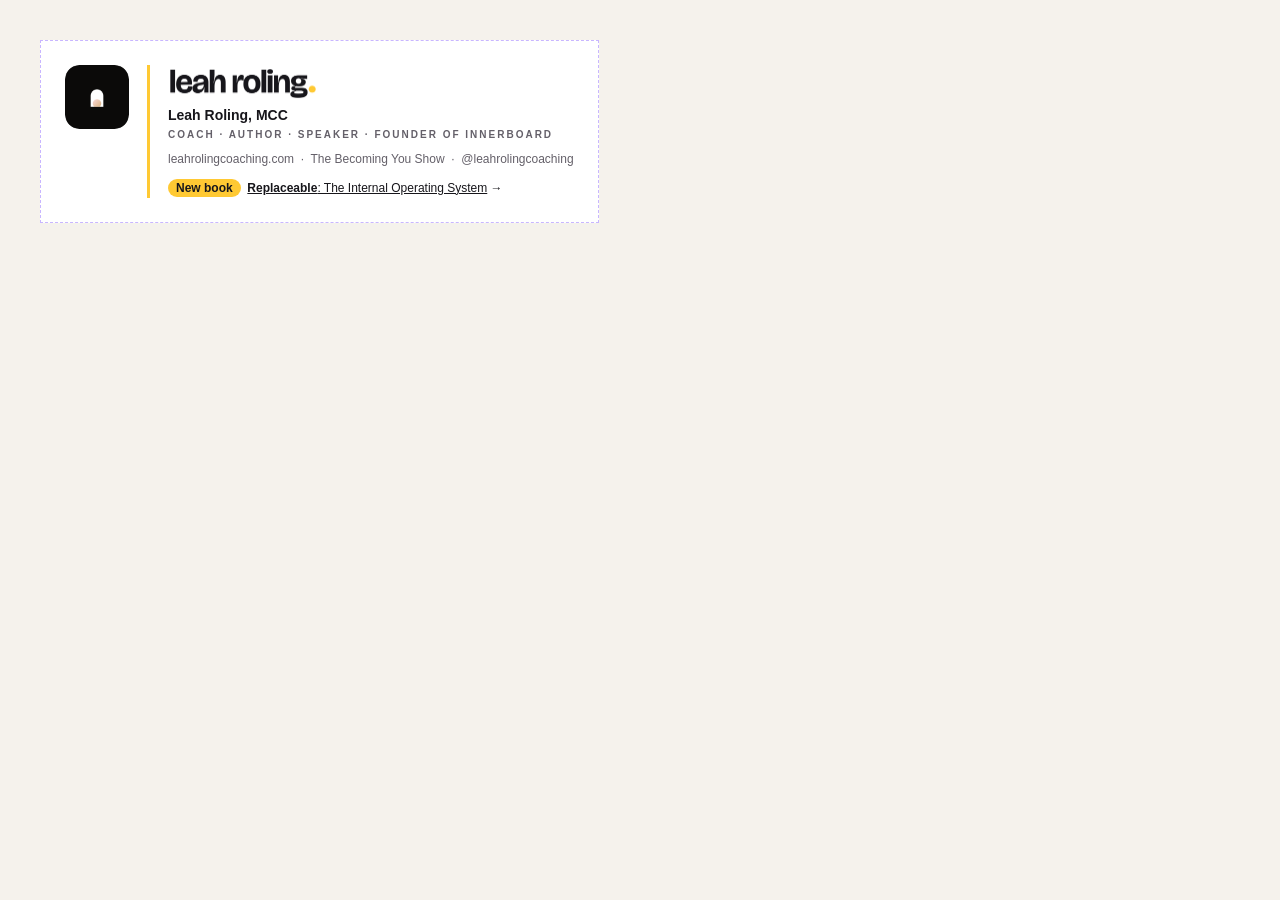
<file: brand/email-signature.html>
<!doctype html>
<html lang="en">
<head>
<meta charset="utf-8">
<title>Leah Roling — Email Signature</title>
<!--
  HOW TO USE
  1. Once the website is live, replace every relative image path below
     (../assets/img/icons/icon-192.png and logos/png/leah-roling-wordmark.png)
     with ABSOLUTE URLs, e.g. https://YOUR-DOMAIN.com/assets/img/icons/icon-192.png
     Email clients cannot load relative paths.
  2. Open this file in a browser, select everything inside the dashed box, copy,
     and paste into Gmail (Settings → Signature) or Outlook (Signatures).
  3. Update the "New book" line whenever there is a new launch or offer.
  Everything is table-based with inline styles so it survives Gmail and Outlook.
-->
</head>
<body style="margin:0;padding:40px;background:#F5F2EC;font-family:Arial,Helvetica,sans-serif">
<div style="border:1px dashed #C8B6FF;padding:24px;display:inline-block;background:#ffffff">

<table cellpadding="0" cellspacing="0" border="0" role="presentation" style="border-collapse:collapse;font-family:Arial,Helvetica,sans-serif;color:#17161B">
  <tr>
    <td style="padding:0 18px 0 0;vertical-align:top">
      <img src="../assets/img/icons/icon-192.png" width="64" height="64" alt="Leah Roling" style="display:block;border:0;width:64px;height:64px;border-radius:14px">
    </td>
    <td style="padding:0 0 0 18px;border-left:3px solid #FFC933;vertical-align:top">
      <img src="logos/png/leah-roling-wordmark.png" width="150" alt="leah roling" style="display:block;border:0;width:150px;height:auto;margin:2px 0 6px">
      <div style="font-family:Arial,Helvetica,sans-serif;font-size:14px;line-height:1.3;color:#17161B;font-weight:bold">Leah Roling, MCC</div>
      <div style="font-family:Arial,Helvetica,sans-serif;font-size:10px;line-height:1.6;letter-spacing:2px;text-transform:uppercase;color:#646069;font-weight:bold;margin-top:3px">Coach · Author · Speaker · Founder of InnerBoard</div>
      <div style="font-family:Arial,Helvetica,sans-serif;font-size:12px;line-height:1.7;color:#646069;margin-top:6px">
        <a href="https://leahrolingcoaching.com" style="color:#646069;text-decoration:none">leahrolingcoaching.com</a>
        &nbsp;·&nbsp;
        <a href="https://podcasts.apple.com/us/podcast/the-becoming-you-show-with-leah-roling-from-potential/id1608085445" style="color:#646069;text-decoration:none">The Becoming You Show</a>
        &nbsp;·&nbsp;
        <a href="https://www.instagram.com/leahrolingcoaching/" style="color:#646069;text-decoration:none">@leahrolingcoaching</a>
      </div>
      <div style="font-family:Arial,Helvetica,sans-serif;font-size:12px;line-height:1.7;color:#17161B;margin-top:8px">
        <span style="background:#FFC933;color:#17161B;font-weight:bold;padding:2px 8px;border-radius:999px">New book</span>&nbsp;
        <a href="https://www.amazon.com/dp/B0HMLM6GLZ" style="color:#17161B;text-decoration:underline"><b>Replaceable</b>: The Internal Operating System</a> →
      </div>
    </td>
  </tr>
</table>

</div>
</body>
</html>
</file>
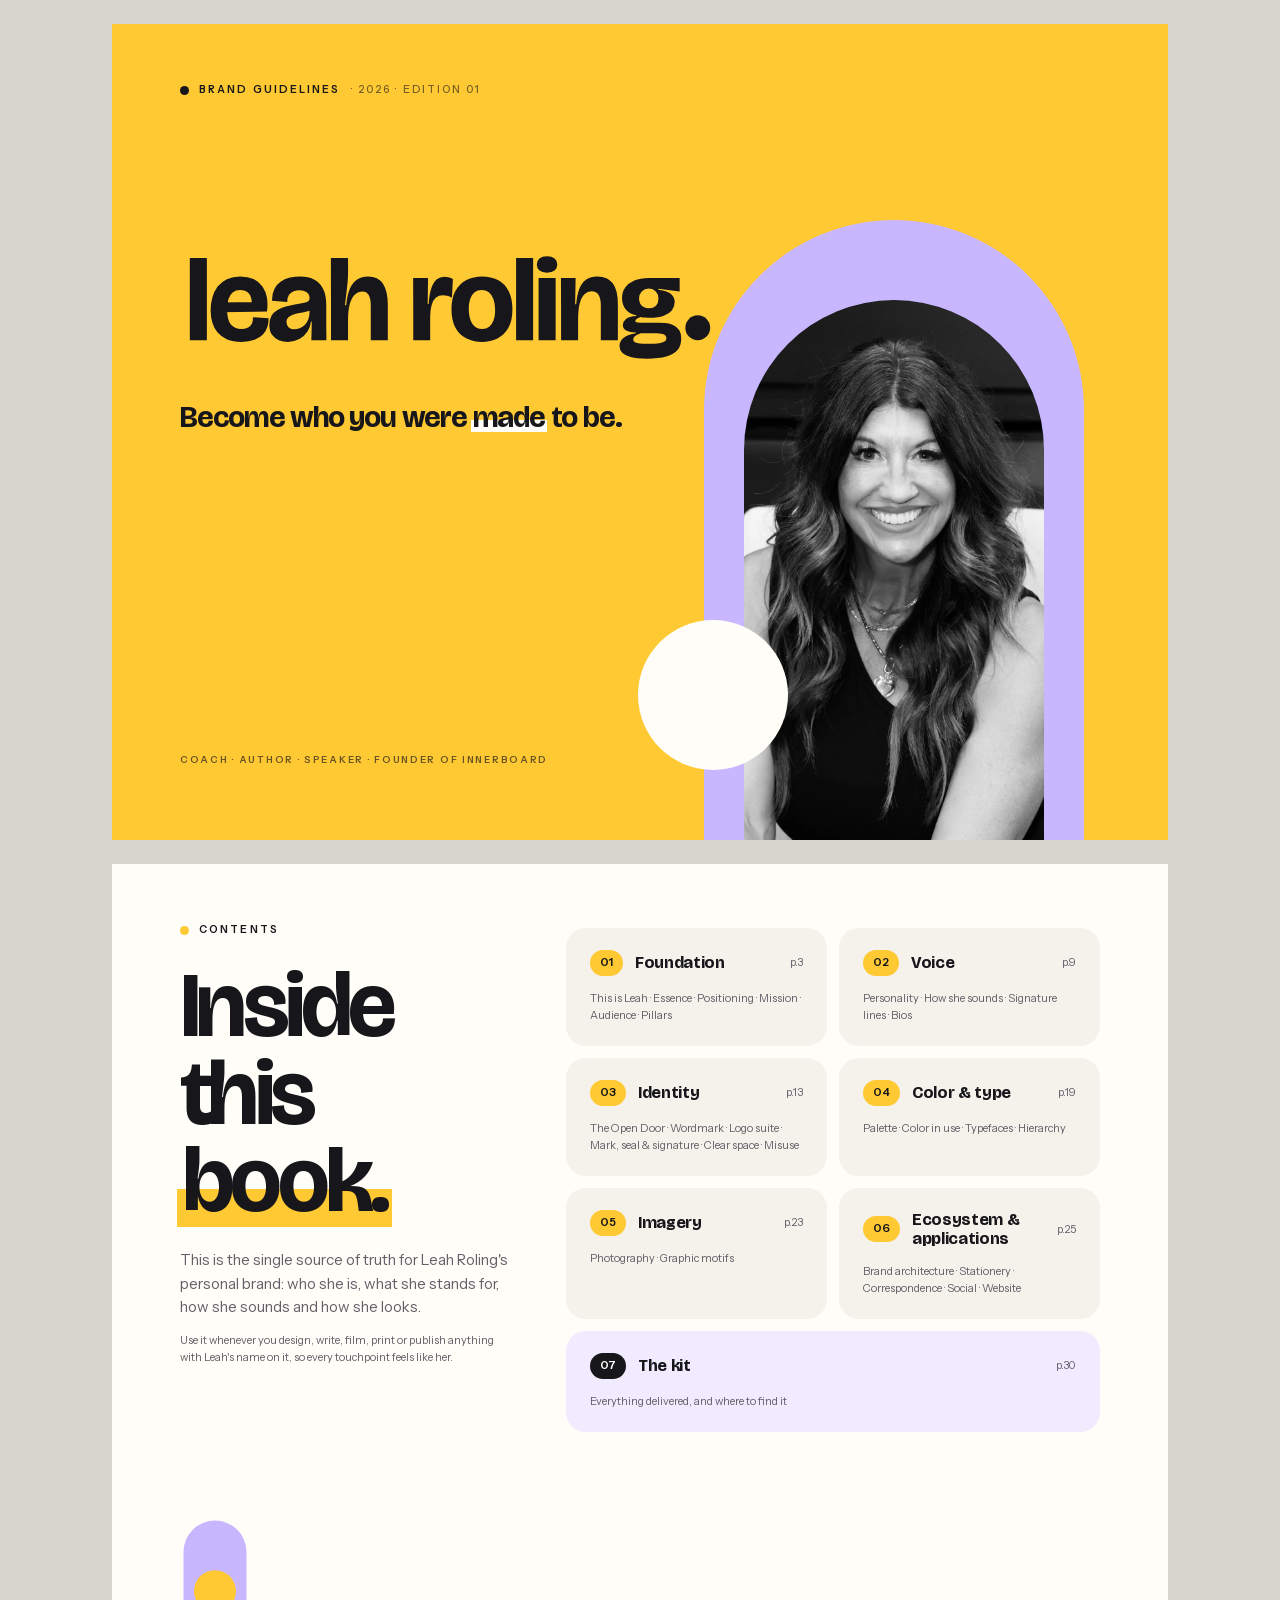
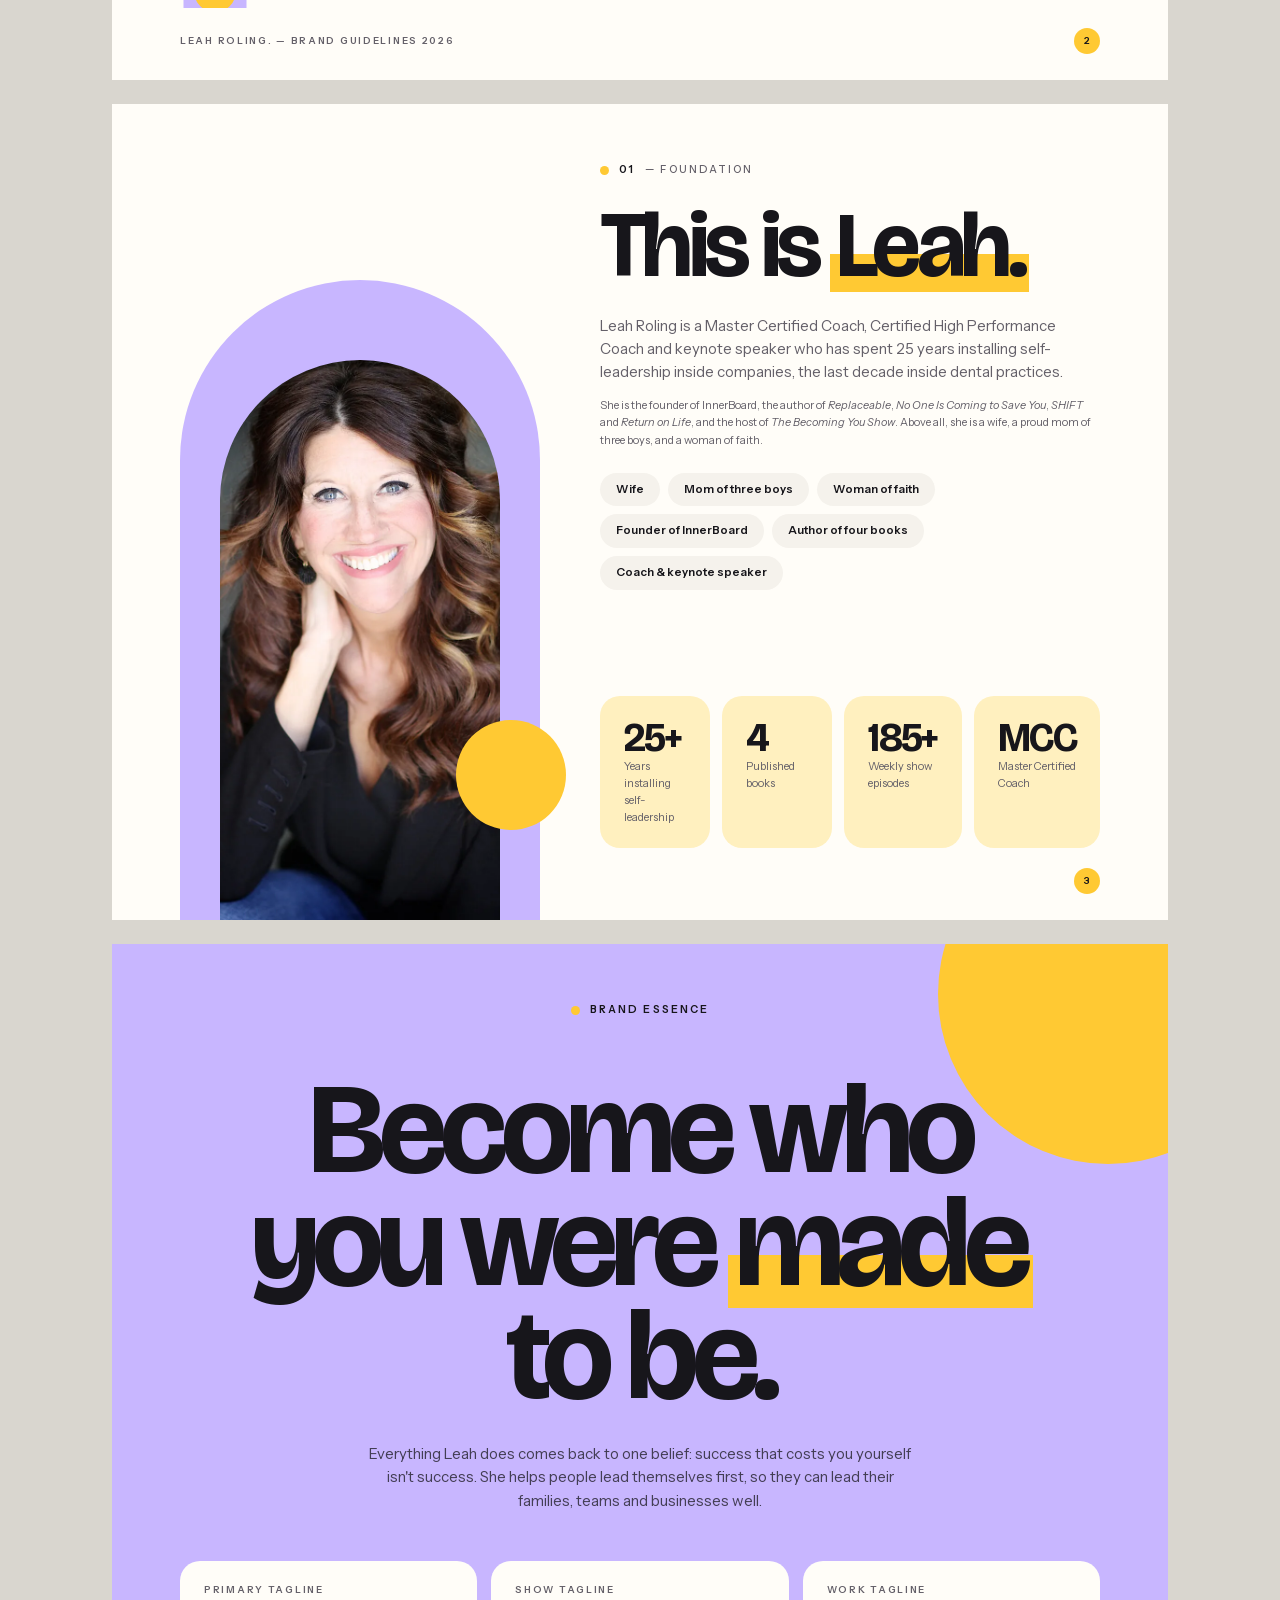
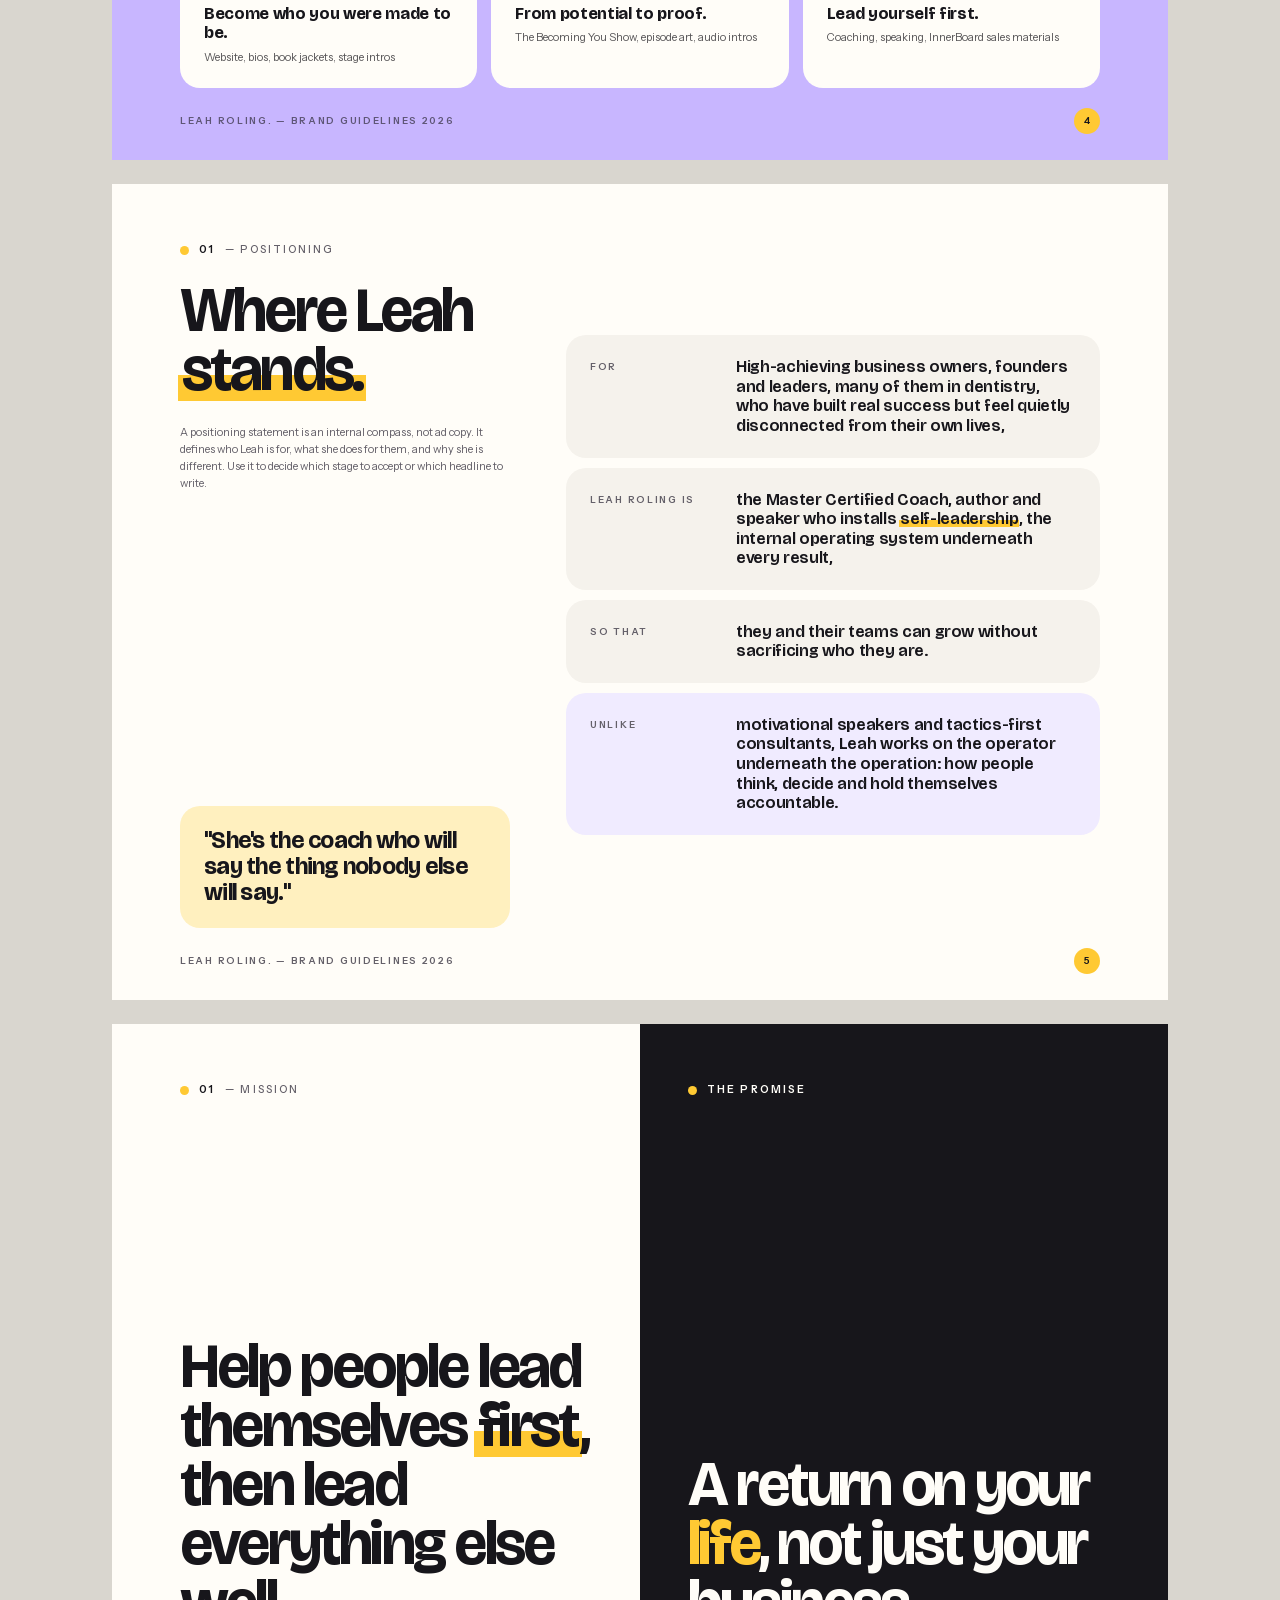
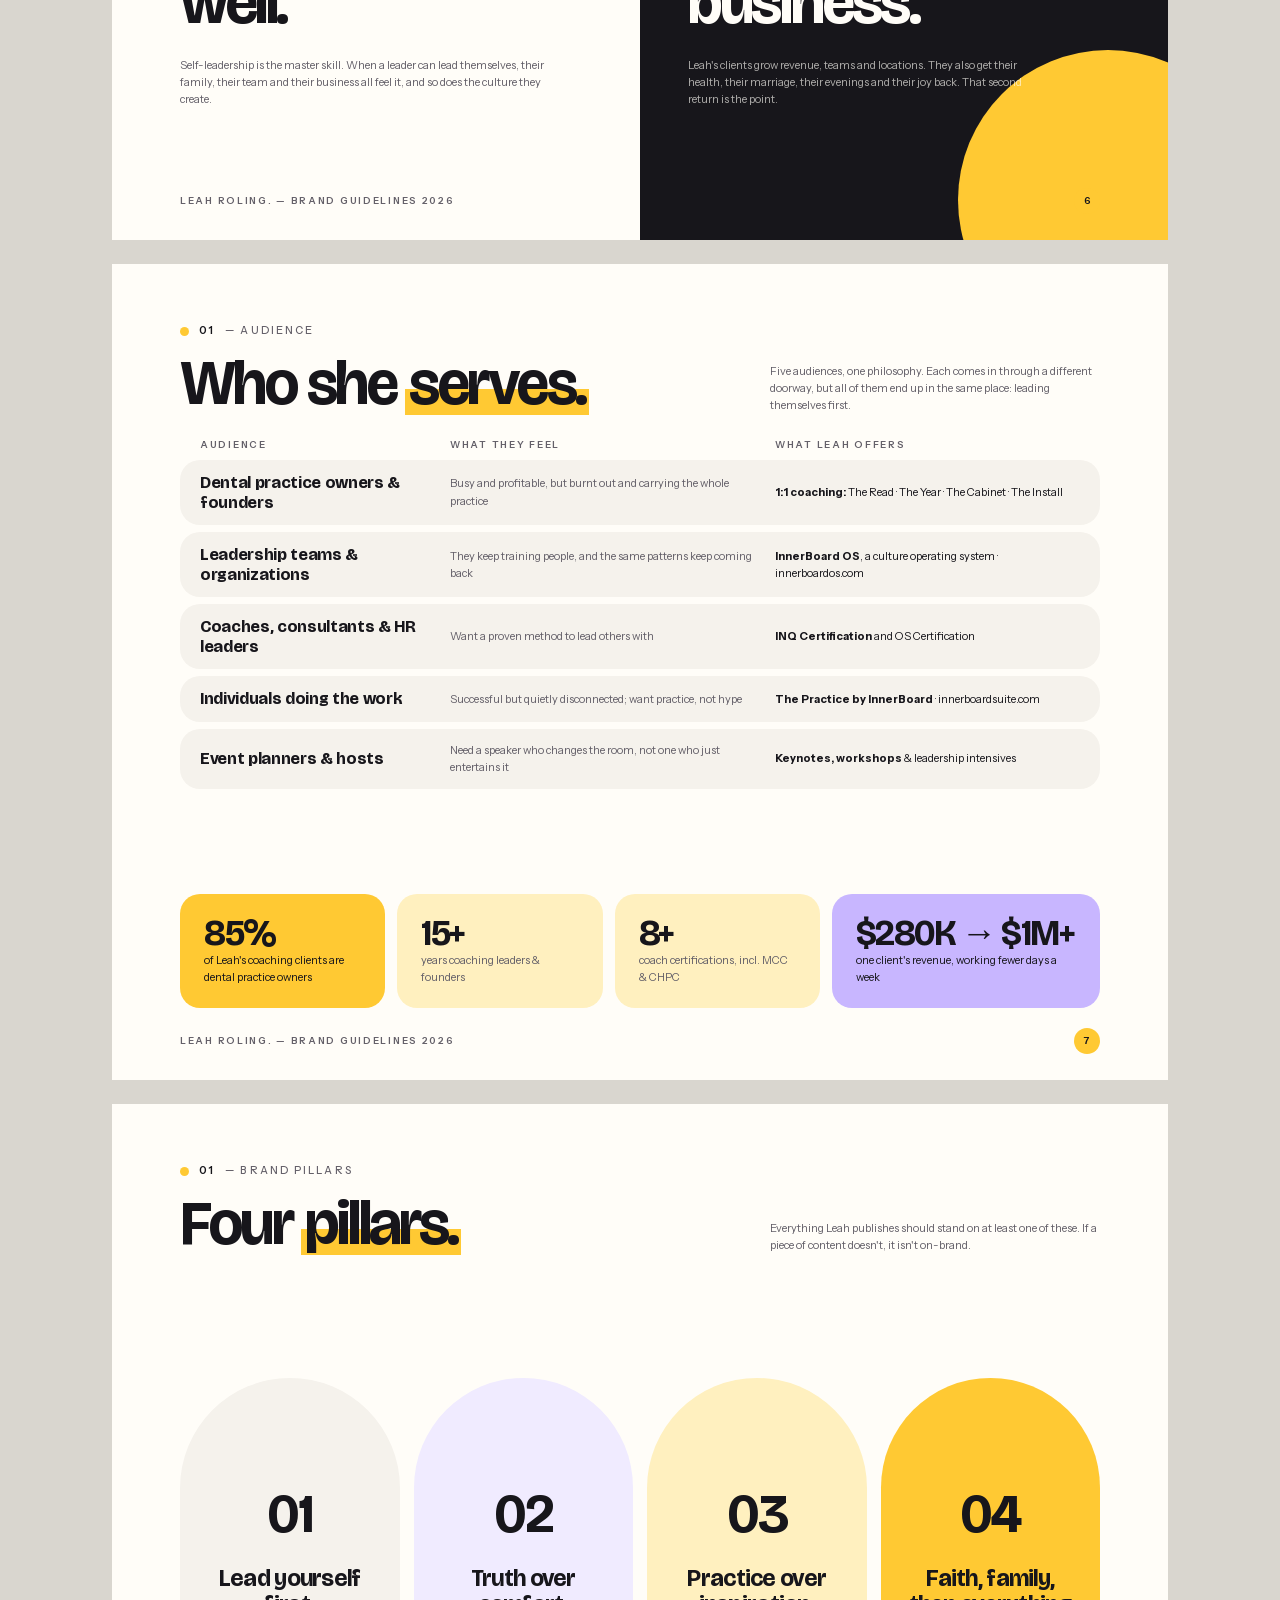
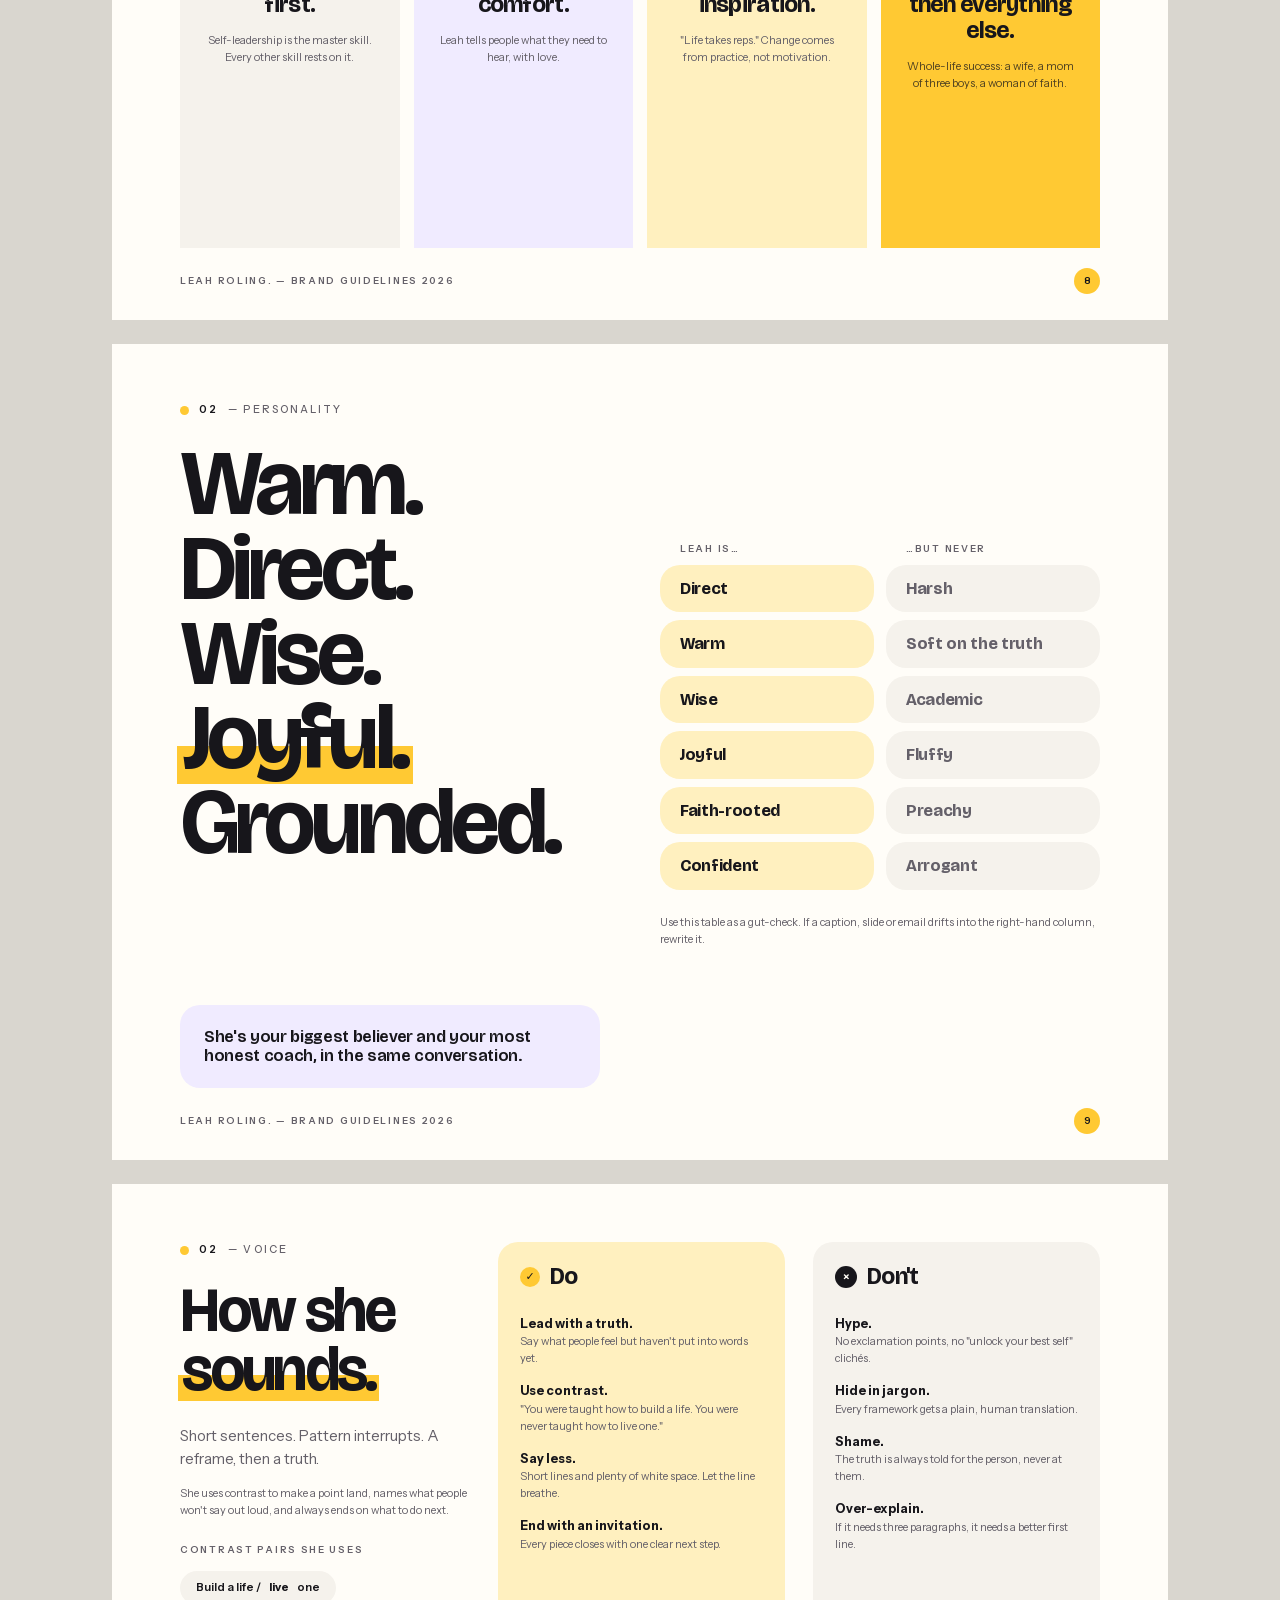
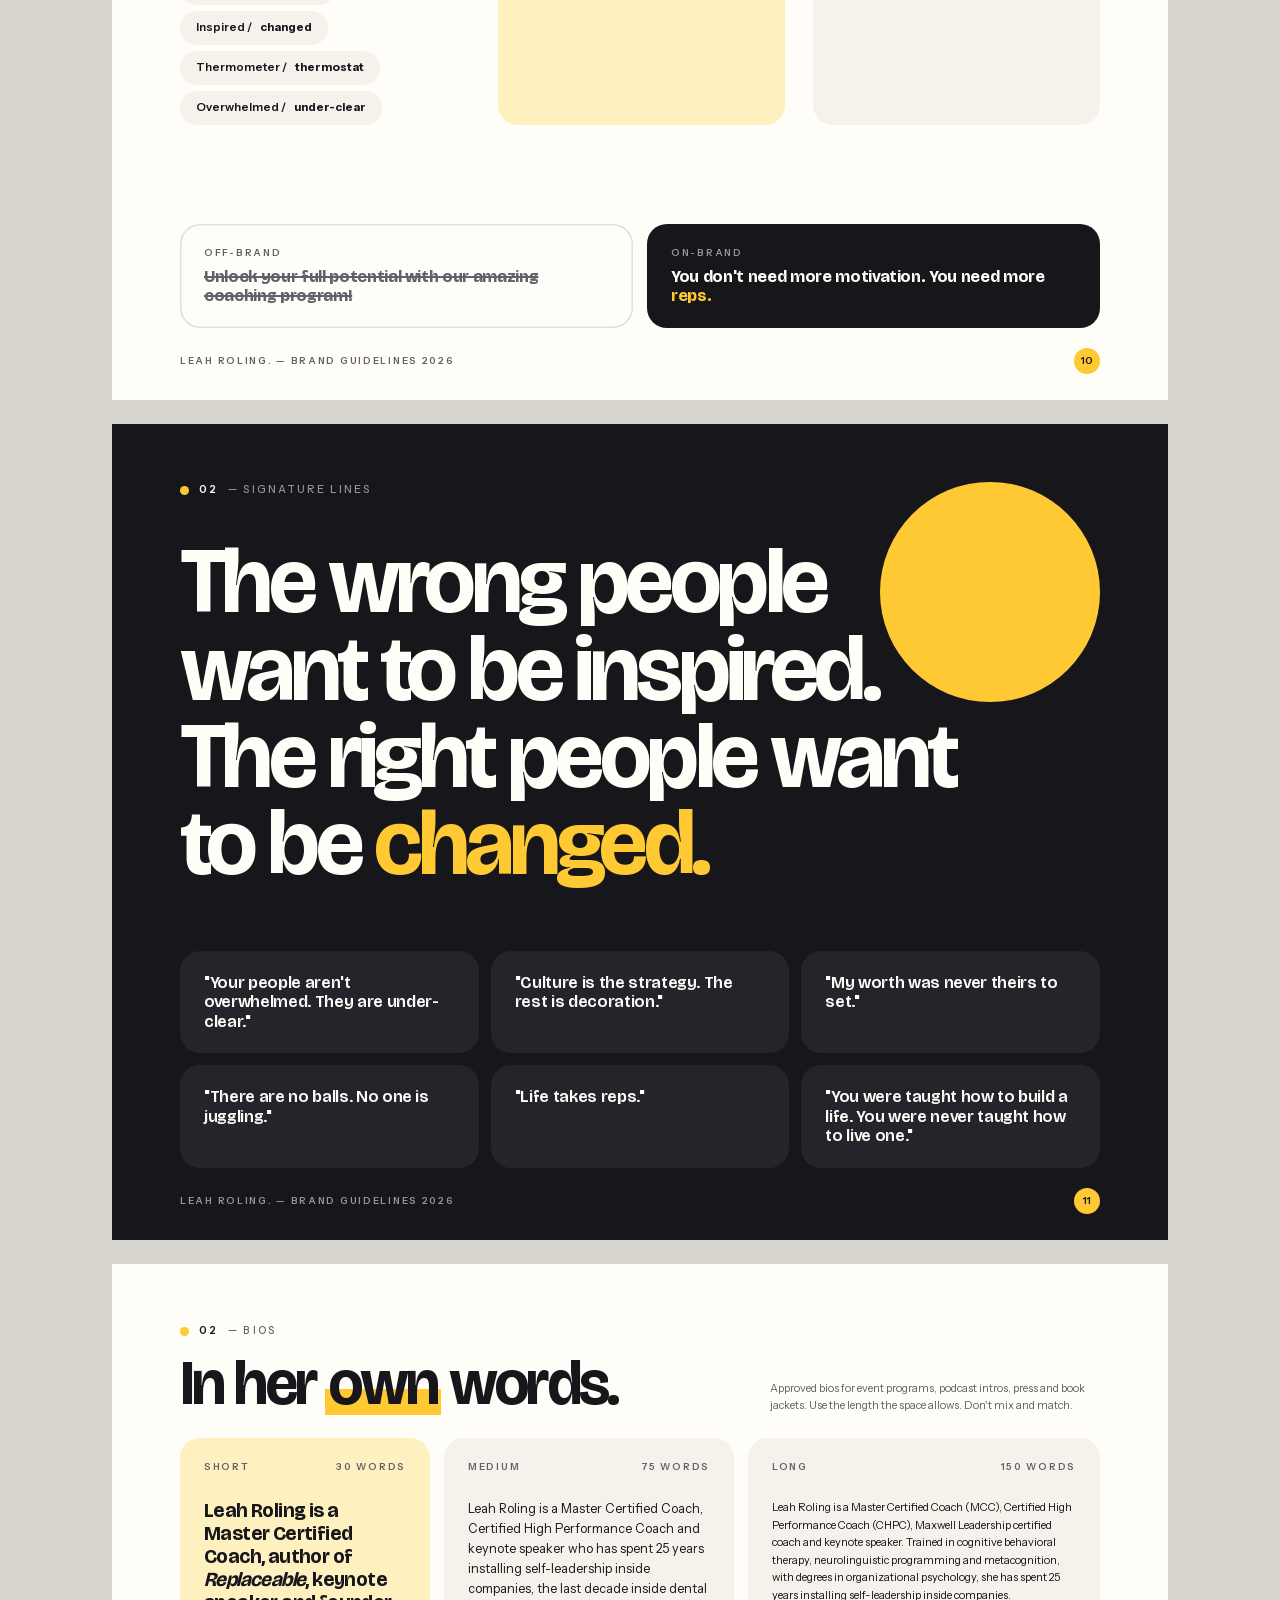
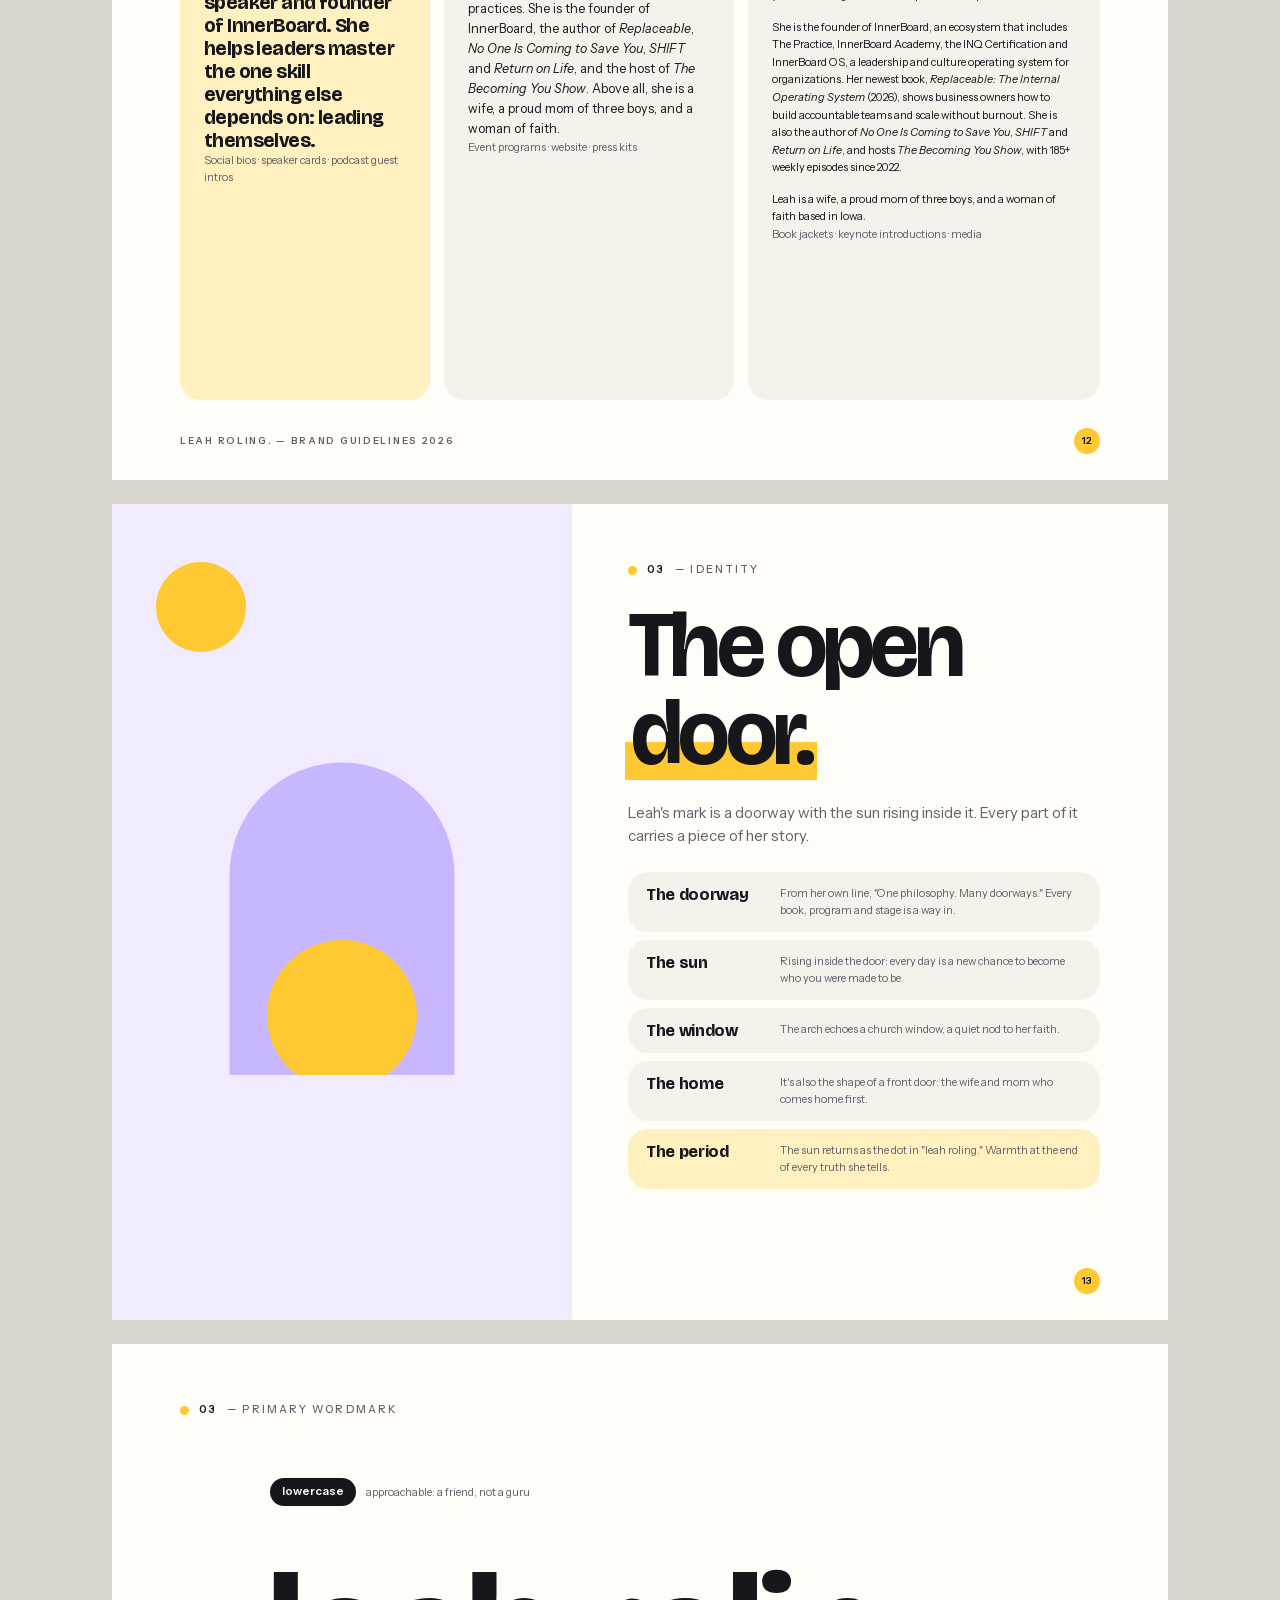
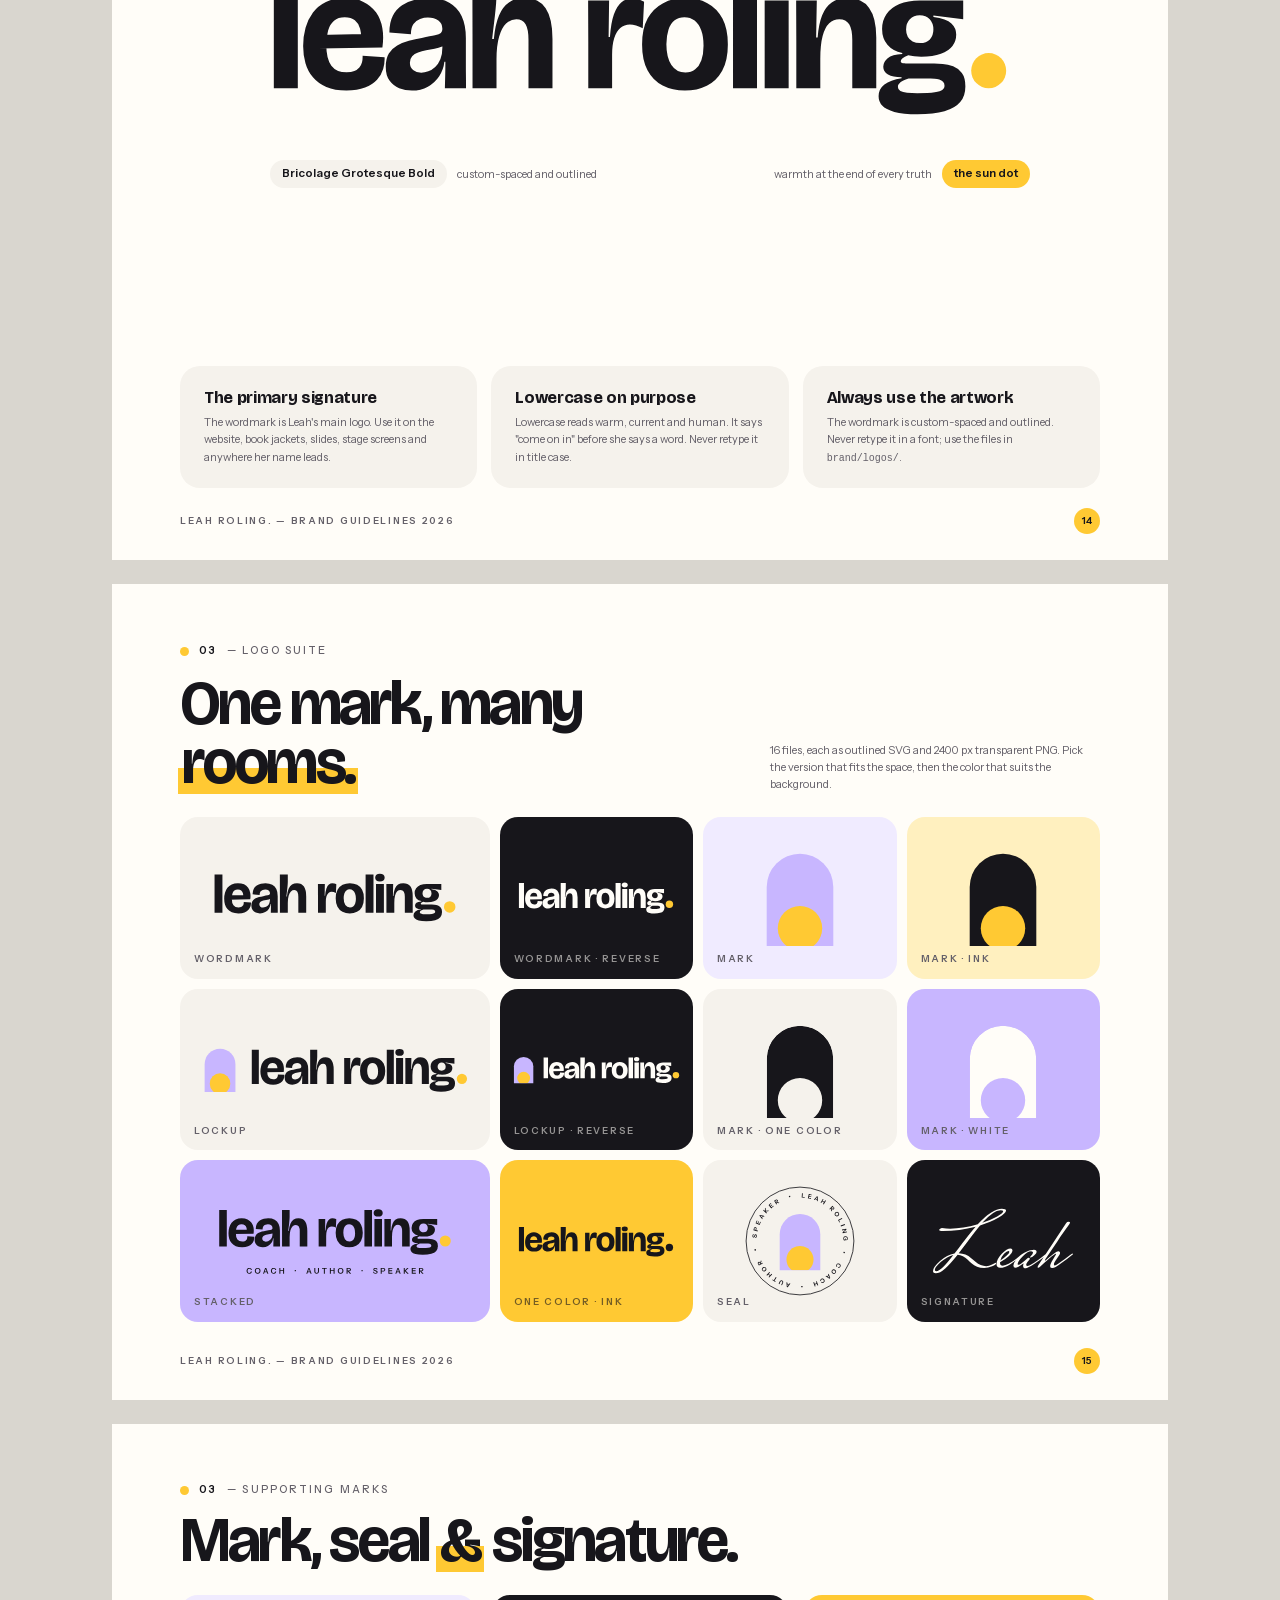
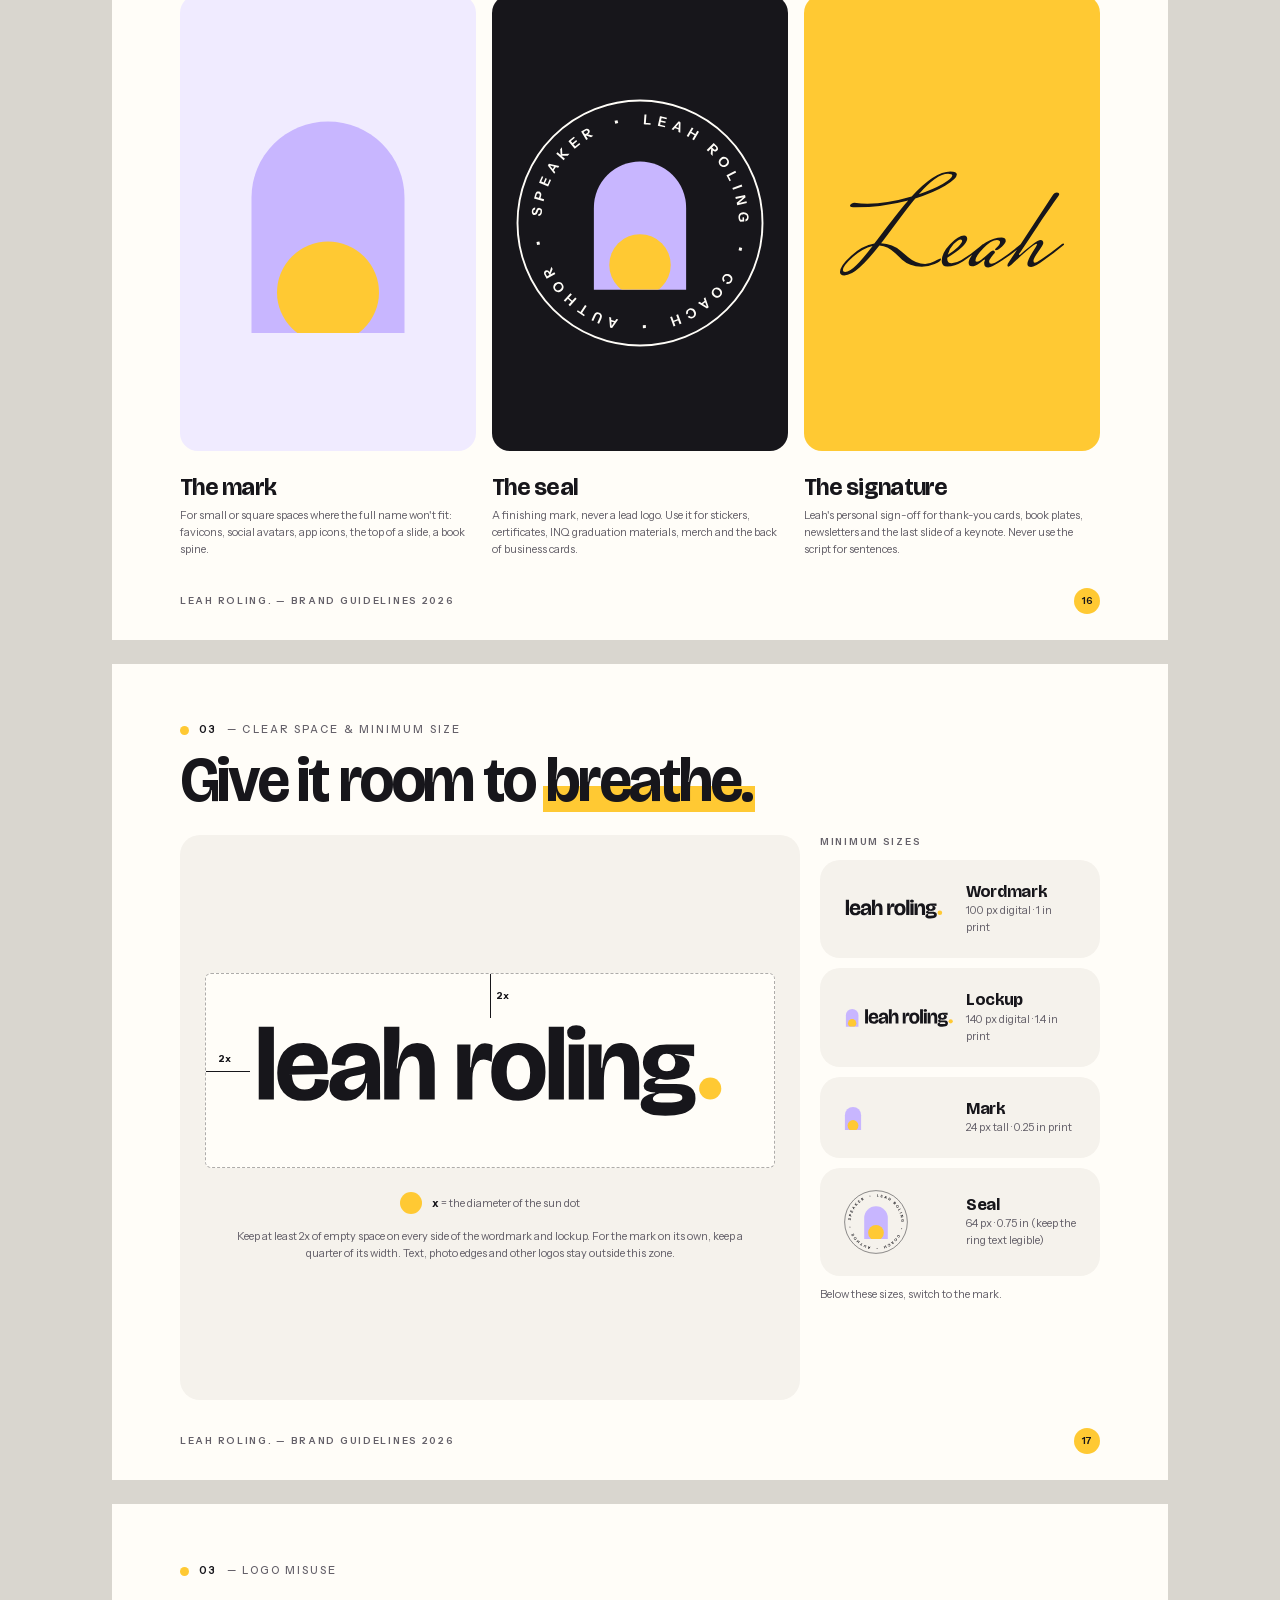
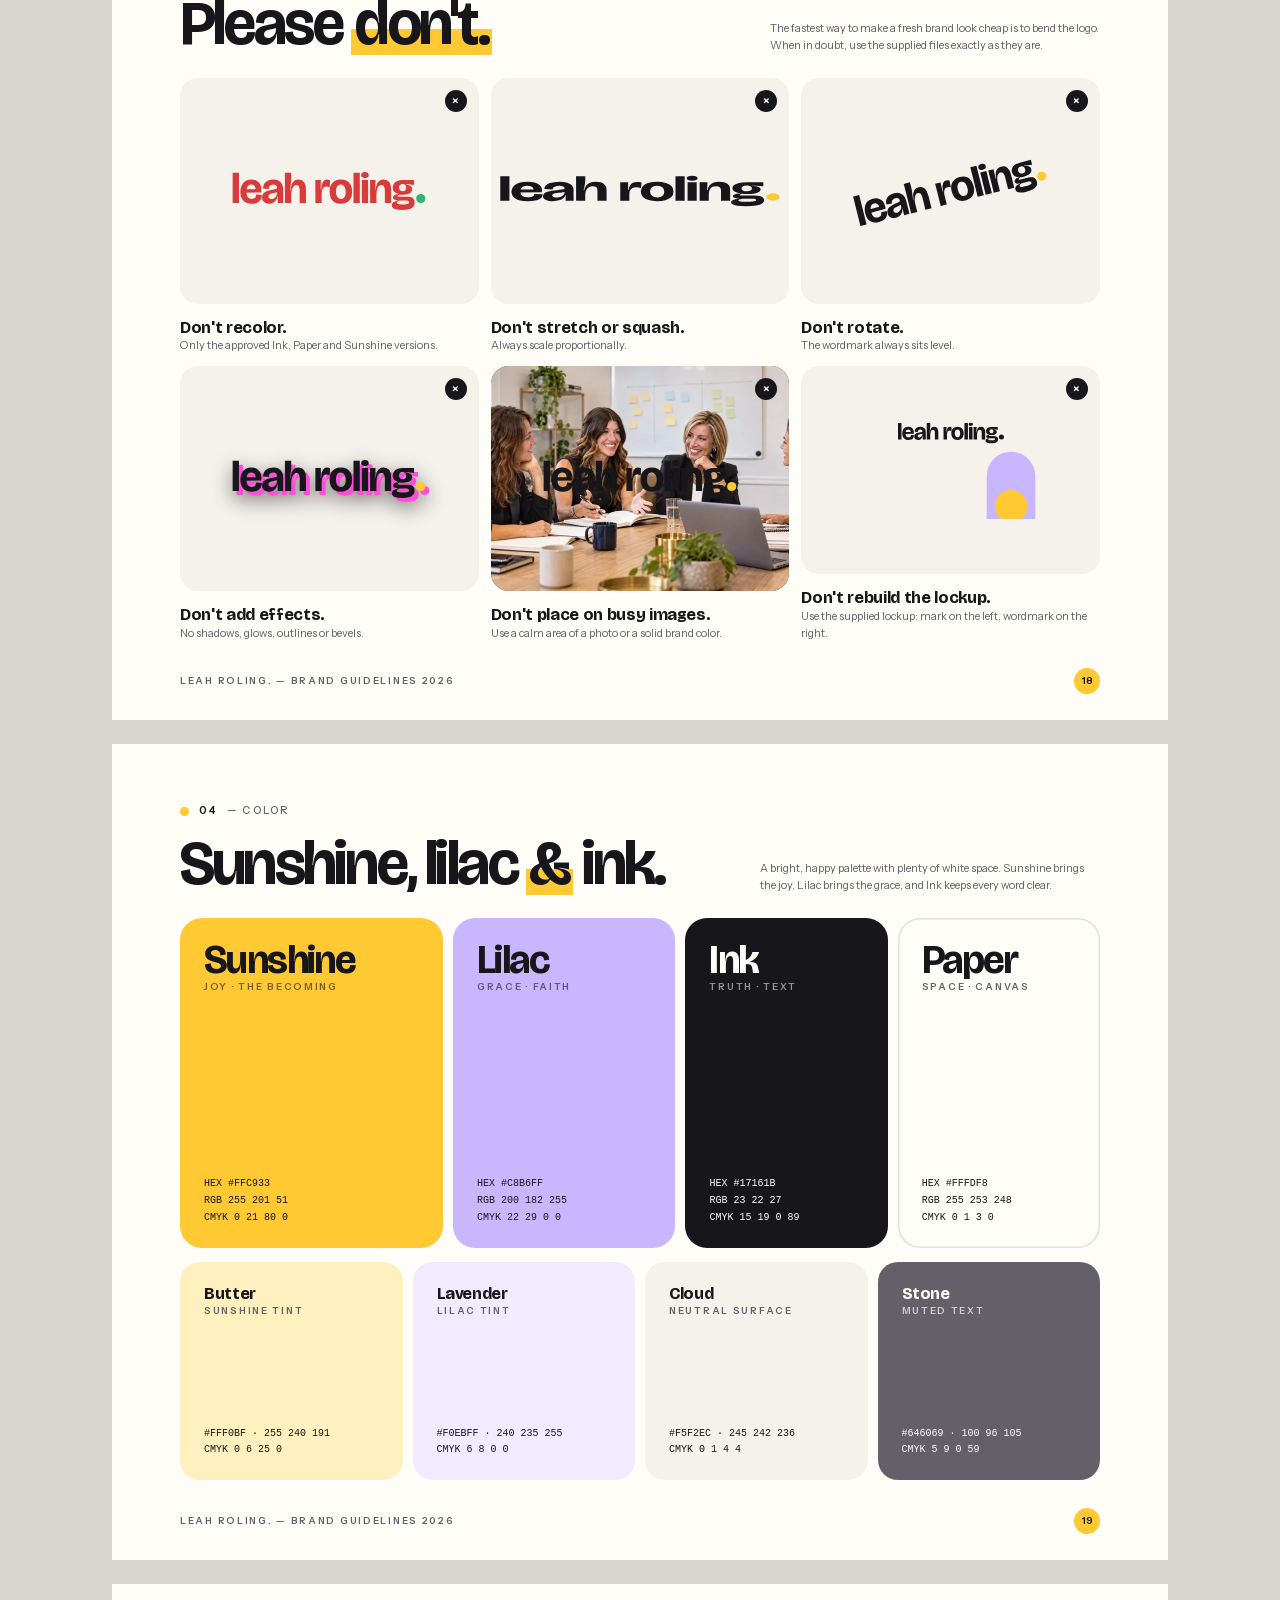
<file: brand/source/brand-book.html>
<!doctype html>
<html lang="en">
<head>
<meta charset="utf-8">
<title>leah roling. Brand Guidelines 2026</title>
<!--
  Print source for brand/Leah-Roling-Brand-Book.pdf
  Build:  node brand/source/build_book.js        (add --pages for PNG previews)
  Each <section class="page"> is one 11 x 8.5 in landscape page (1056 x 816 px).
-->
<style>
@font-face{font-family:"Bricolage";src:url(../../assets/fonts/bricolage-grotesque.woff2) format("woff2");font-weight:200 800;font-stretch:75% 100%}
@font-face{font-family:"Instrument Sans";src:url(../../assets/fonts/instrument-sans-roman.woff2) format("woff2");font-weight:400 700;font-stretch:75% 100%;font-style:normal}
@font-face{font-family:"Instrument Sans";src:url(../../assets/fonts/instrument-sans-italic.woff2) format("woff2");font-weight:400 700;font-stretch:75% 100%;font-style:italic}
@font-face{font-family:"Signature";src:url(script-mrs-saint-delafield.woff2) format("woff2")}

@page{size:11in 8.5in;margin:0}
:root{
  --ink:#17161B;--ink2:#25242B;--paper:#FFFDF8;--sun:#FFC933;--butter:#FFF0BF;
  --lilac:#C8B6FF;--lav:#F0EBFF;--cloud:#F5F2EC;--stone:#646069;
  --hair:rgba(23,22,27,.12);--hair-d:rgba(255,253,248,.16);
}
*{box-sizing:border-box;margin:0;padding:0}
html,body{background:#d9d6cf}
body{font-family:"Instrument Sans",system-ui,sans-serif;color:var(--ink);-webkit-font-smoothing:antialiased;font-size:12.5px;line-height:1.55}
img{display:block;max-width:100%}

/* ---------- Page ---------- */
.page{position:relative;width:1056px;height:816px;overflow:hidden;background:var(--paper);padding:58px 68px 72px;display:flex;flex-direction:column;page-break-after:always;break-after:page}
.page:last-child{page-break-after:auto;break-after:auto}
.page.cloud{background:var(--cloud)}
.page.lav{background:var(--lav)}
.page.butter{background:var(--butter)}
.page.sun{background:var(--sun)}
.page.lilac{background:var(--lilac)}
.page.ink{background:var(--ink);color:var(--paper)}
.page.bleed{padding:0}
@media screen{body{display:flex;flex-direction:column;align-items:center;gap:24px;padding:24px 0}}

/* Running footer */
.foot{position:absolute;left:68px;right:68px;bottom:26px;display:flex;justify-content:space-between;align-items:center;font-size:9.5px;font-weight:600;letter-spacing:.18em;text-transform:uppercase;color:var(--stone);z-index:5}
.ink .foot{color:rgba(255,253,248,.55)}
.sun .foot,.lilac .foot{color:rgba(23,22,27,.6)}
.pn{display:grid;place-items:center;width:26px;height:26px;border-radius:50%;background:var(--sun);color:var(--ink);font-size:10px;letter-spacing:0}
.sun .pn{background:var(--ink);color:var(--paper)}

/* ---------- Type ---------- */
.h{font-family:"Bricolage",sans-serif;font-weight:700;font-variation-settings:"opsz" 96;letter-spacing:-.045em;line-height:.95}
.h-xxl{font-size:128px;letter-spacing:-.055em;line-height:.88}
.h-xl{font-size:92px;letter-spacing:-.05em}
.h-lg{font-size:62px}
.h-md{font-size:40px;letter-spacing:-.04em;line-height:1}
.h-sm{font-size:24px;letter-spacing:-.03em;line-height:1.08}
.h-xs{font-size:17px;letter-spacing:-.02em;line-height:1.15}
.hl{background:linear-gradient(transparent 58%,var(--sun) 58%,var(--sun) 92%,transparent 92%);padding:0 .06em;margin:0 -.03em}
.hl-p{background:linear-gradient(transparent 58%,var(--paper) 58%,var(--paper) 92%,transparent 92%);padding:0 .06em;margin:0 -.03em}
.ink .hl,.hl-dark{background:none;color:var(--sun);padding:0;margin:0}
.lede{font-size:15px;line-height:1.55;color:var(--stone)}
.ink .lede{color:rgba(255,253,248,.72)}
.lilac .lede,.sun .lede{color:rgba(23,22,27,.75)}
.small{font-size:11px;line-height:1.55;color:var(--stone)}
.ink .small{color:rgba(255,253,248,.6)}
.lilac .small,.sun .small{color:rgba(23,22,27,.72)}
.eyebrow{display:inline-flex;align-items:center;gap:10px;font-size:10.5px;font-weight:600;letter-spacing:.2em;text-transform:uppercase}
.eyebrow::before{content:"";width:9px;height:9px;border-radius:50%;background:var(--sun);flex:none}
.sun .eyebrow::before{background:var(--ink)}
.eyebrow .n{color:var(--stone);font-weight:500}
.ink .eyebrow .n{color:rgba(255,253,248,.55)}
.lilac .eyebrow .n,.sun .eyebrow .n{color:rgba(23,22,27,.6)}
.cap{font-size:9.5px;font-weight:600;letter-spacing:.18em;text-transform:uppercase;color:var(--stone)}
.ink .cap{color:rgba(255,253,248,.55)}
.mono{font-family:ui-monospace,SFMono-Regular,Menlo,monospace;font-size:10px}

/* ---------- Layout helpers ---------- */
.row{display:flex;gap:24px}
.col{display:flex;flex-direction:column}
.grow{flex:1}
.mt-xs{margin-top:6px}.mt-s{margin-top:14px}.mt-m{margin-top:24px}.mt-l{margin-top:40px}.mt-a{margin-top:auto}
.card{border-radius:20px;background:var(--cloud);padding:22px 24px}
.card.paper{background:var(--paper)}
.card.lav{background:var(--lav)}
.card.butter{background:var(--butter)}
.card.sun{background:var(--sun)}
.card.lilac{background:var(--lilac)}
.card.ink{background:var(--ink);color:var(--paper)}
.card.ink2{background:var(--ink2);color:var(--paper)}
.pill{display:inline-flex;align-items:center;gap:8px;border-radius:999px;padding:8px 16px;font-weight:600;font-size:11.5px}
.pill.ink{background:var(--ink);color:var(--paper)}
.pill.sun{background:var(--sun);color:var(--ink)}
.pill.line{box-shadow:inset 0 0 0 1.5px var(--ink)}
.pill.soft{background:var(--cloud)}
.chips{display:flex;flex-wrap:wrap;gap:8px}
.dot{display:inline-block;width:10px;height:10px;border-radius:50%;background:var(--sun);flex:none}
.arch{border-radius:9999px 9999px 0 0;overflow:hidden}
.arch img{width:100%;height:100%;object-fit:cover}
.door{position:absolute;border-radius:9999px 9999px 0 0;background:var(--lilac)}
.sunc{position:absolute;border-radius:50%;background:var(--sun)}
.num{font-family:"Bricolage",sans-serif;font-weight:700;letter-spacing:-.04em;line-height:1;font-variation-settings:"opsz" 96}
.rows > div{display:grid;gap:18px;padding:14px 0;border-top:1px solid var(--hair)}
.rows > div:last-child{border-bottom:1px solid var(--hair)}
.ink .rows > div{border-color:var(--hair-d)}
.check{display:grid;place-items:center;width:20px;height:20px;border-radius:50%;background:var(--sun);font-size:11px;font-weight:700;flex:none}
.x{display:grid;place-items:center;width:22px;height:22px;border-radius:50%;background:var(--ink);color:var(--paper);font-size:12px;font-weight:700;flex:none}
.shadow{box-shadow:0 18px 40px -18px rgba(23,22,27,.35),0 2px 6px rgba(23,22,27,.06)}
.tile{border-radius:18px;display:grid;place-items:center;position:relative;overflow:hidden}
.tile .cap{position:absolute;left:14px;bottom:12px}
</style>
</head>
<body>

<!-- ============================================================ 01 COVER -->
<section class="page sun">
  <p class="eyebrow">Brand guidelines <span class="n">· 2026 · Edition 01</span></p>
  <img src="../logos/leah-roling-wordmark-ink.svg" alt="leah roling" style="width:540px;margin-top:150px">
  <p class="h h-sm" style="margin-top:34px;font-size:30px">Become who you were <span class="hl-p">made</span> to be.</p>
  <p class="cap mt-a" style="color:rgba(23,22,27,.65)">Coach · Author · Speaker · Founder of InnerBoard</p>
  <span class="door" style="right:84px;bottom:0;width:380px;height:620px"></span>
  <div class="arch" style="position:absolute;right:124px;bottom:0;width:300px;height:540px"><img src="../../assets/img/leah-portrait-bw-1200.webp" alt="" style="object-position:50% 18%"></div>
  <span class="sunc" style="right:380px;bottom:70px;width:150px;height:150px;background:var(--paper)"></span>
</section>

<!-- ============================================================ 02 CONTENTS -->
<section class="page">
  <div class="row" style="gap:56px;height:100%">
    <div class="col" style="width:330px">
      <p class="eyebrow">Contents</p>
      <h1 class="h h-xl mt-m">Inside this <span class="hl">book.</span></h1>
      <p class="lede mt-m">This is the single source of truth for Leah Roling's personal brand: who she is, what she stands for, how she sounds and how she looks.</p>
      <p class="small mt-s">Use it whenever you design, write, film, print or publish anything with Leah's name on it, so every touchpoint feels like her.</p>
      <img src="../logos/leah-roling-mark.svg" alt="" style="width:70px;margin-top:auto">
    </div>
    <div class="grow" style="display:grid;grid-template-columns:1fr 1fr;gap:12px;align-content:start;margin-top:6px">
      <div class="card"><div class="row" style="gap:12px;align-items:center"><span class="pill sun" style="padding:4px 10px">01</span><b class="h h-xs">Foundation</b><span class="small" style="margin-left:auto">p.3</span></div><p class="small mt-s">This is Leah · Essence · Positioning · Mission · Audience · Pillars</p></div>
      <div class="card"><div class="row" style="gap:12px;align-items:center"><span class="pill sun" style="padding:4px 10px">02</span><b class="h h-xs">Voice</b><span class="small" style="margin-left:auto">p.9</span></div><p class="small mt-s">Personality · How she sounds · Signature lines · Bios</p></div>
      <div class="card"><div class="row" style="gap:12px;align-items:center"><span class="pill sun" style="padding:4px 10px">03</span><b class="h h-xs">Identity</b><span class="small" style="margin-left:auto">p.13</span></div><p class="small mt-s">The Open Door · Wordmark · Logo suite · Mark, seal &amp; signature · Clear space · Misuse</p></div>
      <div class="card"><div class="row" style="gap:12px;align-items:center"><span class="pill sun" style="padding:4px 10px">04</span><b class="h h-xs">Color &amp; type</b><span class="small" style="margin-left:auto">p.19</span></div><p class="small mt-s">Palette · Color in use · Typefaces · Hierarchy</p></div>
      <div class="card"><div class="row" style="gap:12px;align-items:center"><span class="pill sun" style="padding:4px 10px">05</span><b class="h h-xs">Imagery</b><span class="small" style="margin-left:auto">p.23</span></div><p class="small mt-s">Photography · Graphic motifs</p></div>
      <div class="card"><div class="row" style="gap:12px;align-items:center"><span class="pill sun" style="padding:4px 10px">06</span><b class="h h-xs">Ecosystem &amp; applications</b><span class="small" style="margin-left:auto">p.25</span></div><p class="small mt-s">Brand architecture · Stationery · Correspondence · Social · Website</p></div>
      <div class="card lav" style="grid-column:1/-1"><div class="row" style="gap:12px;align-items:center"><span class="pill ink" style="padding:4px 10px">07</span><b class="h h-xs">The kit</b><span class="small" style="margin-left:auto">p.30</span></div><p class="small mt-s">Everything delivered, and where to find it</p></div>
    </div>
  </div>
  <div class="foot"><span>leah roling. — Brand Guidelines 2026</span><span class="pn">2</span></div>
</section>

<!-- ============================================================ 03 THIS IS LEAH -->
<section class="page">
  <div class="row" style="gap:60px;height:100%">
    <div style="position:relative;width:360px;flex:none;margin:-58px 0 -72px">
      <span class="door" style="left:0;bottom:0;width:360px;height:640px;background:var(--lilac)"></span>
      <div class="arch" style="position:absolute;left:40px;bottom:0;width:280px;height:560px"><img src="../../assets/img/leah-blazer-800.webp" alt="" style="object-position:50% 30%"></div>
      <span class="sunc" style="right:-26px;bottom:90px;width:110px;height:110px"></span>
    </div>
    <div class="col grow">
      <p class="eyebrow">01 <span class="n">— Foundation</span></p>
      <h1 class="h h-xl mt-m">This is <span class="hl">Leah.</span></h1>
      <p class="lede mt-m" style="max-width:500px">Leah Roling is a Master Certified Coach, Certified High Performance Coach and keynote speaker who has spent 25 years installing self-leadership inside companies, the last decade inside dental practices.</p>
      <p class="small mt-s" style="max-width:500px">She is the founder of InnerBoard, the author of <i>Replaceable</i>, <i>No One Is Coming to Save You</i>, <i>SHIFT</i> and <i>Return on Life</i>, and the host of <i>The Becoming You Show</i>. Above all, she is a wife, a proud mom of three boys, and a woman of faith.</p>
      <div class="chips mt-m">
        <span class="pill soft">Wife</span><span class="pill soft">Mom of three boys</span><span class="pill soft">Woman of faith</span><span class="pill soft">Founder of InnerBoard</span><span class="pill soft">Author of four books</span><span class="pill soft">Coach &amp; keynote speaker</span>
      </div>
      <div class="row mt-a" style="gap:12px">
        <div class="card butter grow"><p class="num" style="font-size:40px">25+</p><p class="small">Years installing self-leadership</p></div>
        <div class="card butter grow"><p class="num" style="font-size:40px">4</p><p class="small">Published books</p></div>
        <div class="card butter grow"><p class="num" style="font-size:40px">185+</p><p class="small">Weekly show episodes</p></div>
        <div class="card butter grow"><p class="num" style="font-size:40px">MCC</p><p class="small">Master Certified Coach</p></div>
      </div>
    </div>
  </div>
  <div class="foot"><span></span><span class="pn">3</span></div>
</section>

<!-- ============================================================ 04 ESSENCE -->
<section class="page lilac" style="align-items:center;text-align:center">
  <span class="sunc" style="width:340px;height:340px;right:-110px;top:-120px"></span>
  <p class="eyebrow" style="position:relative">Brand essence</p>
  <h1 class="h h-xxl" style="position:relative;margin-top:56px;max-width:860px">Become who you were <span class="hl">made</span> to be.</h1>
  <p class="lede" style="position:relative;max-width:560px;margin-top:30px">Everything Leah does comes back to one belief: success that costs you yourself isn't success. She helps people lead themselves first, so they can lead their families, teams and businesses well.</p>
  <div class="row mt-a" style="gap:14px;width:100%;text-align:left">
    <div class="card paper grow"><p class="cap">Primary tagline</p><p class="h h-xs mt-xs">Become who you were made to be.</p><p class="small mt-xs">Website, bios, book jackets, stage intros</p></div>
    <div class="card paper grow"><p class="cap">Show tagline</p><p class="h h-xs mt-xs">From potential to proof.</p><p class="small mt-xs">The Becoming You Show, episode art, audio intros</p></div>
    <div class="card paper grow"><p class="cap">Work tagline</p><p class="h h-xs mt-xs">Lead yourself first.</p><p class="small mt-xs">Coaching, speaking, InnerBoard sales materials</p></div>
  </div>
  <div class="foot"><span>leah roling. — Brand Guidelines 2026</span><span class="pn">4</span></div>
</section>

<!-- ============================================================ 05 POSITIONING -->
<section class="page">
  <div class="row" style="gap:56px;height:100%">
    <div class="col" style="width:330px;flex:none">
      <p class="eyebrow">01 <span class="n">— Positioning</span></p>
      <h1 class="h h-lg mt-m">Where Leah <span class="hl">stands.</span></h1>
      <p class="small mt-m">A positioning statement is an internal compass, not ad copy. It defines who Leah is for, what she does for them, and why she is different. Use it to decide which stage to accept or which headline to write.</p>
      <div class="card butter mt-a"><p class="h h-sm">"She's the coach who will say the thing nobody else will say."</p></div>
    </div>
    <div class="grow col" style="gap:10px;justify-content:center">
      <div class="card" style="display:grid;grid-template-columns:130px 1fr;gap:16px"><span class="cap" style="padding-top:3px">For</span><p class="h h-xs" style="font-weight:600">High-achieving business owners, founders and leaders, many of them in dentistry, who have built real success but feel quietly disconnected from their own lives,</p></div>
      <div class="card" style="display:grid;grid-template-columns:130px 1fr;gap:16px"><span class="cap" style="padding-top:3px">Leah Roling is</span><p class="h h-xs" style="font-weight:600">the Master Certified Coach, author and speaker who installs <span class="hl">self-leadership</span>, the internal operating system underneath every result,</p></div>
      <div class="card" style="display:grid;grid-template-columns:130px 1fr;gap:16px"><span class="cap" style="padding-top:3px">So that</span><p class="h h-xs" style="font-weight:600">they and their teams can grow without sacrificing who they are.</p></div>
      <div class="card lav" style="display:grid;grid-template-columns:130px 1fr;gap:16px"><span class="cap" style="padding-top:3px">Unlike</span><p class="h h-xs" style="font-weight:600">motivational speakers and tactics-first consultants, Leah works on the operator underneath the operation: how people think, decide and hold themselves accountable.</p></div>
    </div>
  </div>
  <div class="foot"><span>leah roling. — Brand Guidelines 2026</span><span class="pn">5</span></div>
</section>

<!-- ============================================================ 06 MISSION & PROMISE -->
<section class="page bleed">
  <div class="row" style="gap:0;height:100%">
    <div class="col" style="width:50%;padding:58px 48px 72px 68px">
      <p class="eyebrow">01 <span class="n">— Mission</span></p>
      <h1 class="h h-lg mt-a">Help people lead themselves <span class="hl">first</span>, then lead everything else well.</h1>
      <p class="small mt-m" style="max-width:380px">Self-leadership is the master skill. When a leader can lead themselves, their family, their team and their business all feel it, and so does the culture they create.</p>
      <div style="height:60px"></div>
    </div>
    <div class="col" style="width:50%;padding:58px 68px 72px 48px;background:var(--ink);color:var(--paper);position:relative;overflow:hidden">
      <span class="sunc" style="width:300px;height:300px;right:-90px;bottom:-110px"></span>
      <p class="eyebrow">The promise</p>
      <h1 class="h h-lg mt-a" style="position:relative">A return on your <span class="hl-dark">life</span>, not just your business.</h1>
      <p class="small mt-m" style="max-width:340px;position:relative;color:rgba(255,253,248,.65)">Leah's clients grow revenue, teams and locations. They also get their health, their marriage, their evenings and their joy back. That second return is the point.</p>
      <div style="height:60px"></div>
    </div>
  </div>
  <div class="foot"><span>leah roling. — Brand Guidelines 2026</span><span class="pn">6</span></div>
</section>

<!-- ============================================================ 07 AUDIENCE -->
<section class="page">
  <div class="row" style="justify-content:space-between;align-items:flex-end">
    <div><p class="eyebrow">01 <span class="n">— Audience</span></p><h1 class="h h-lg mt-s">Who she <span class="hl">serves.</span></h1></div>
    <p class="small" style="max-width:330px">Five audiences, one philosophy. Each comes in through a different doorway, but all of them end up in the same place: leading themselves first.</p>
  </div>
  <div class="col mt-m" style="gap:7px">
    <div style="display:grid;grid-template-columns:230px 1fr 1fr;gap:20px;padding:0 20px"><span class="cap">Audience</span><span class="cap">What they feel</span><span class="cap">What Leah offers</span></div>
    <div class="card" style="display:grid;grid-template-columns:230px 1fr 1fr;gap:20px;padding:13px 20px;align-items:center"><b class="h h-xs">Dental practice owners &amp; founders</b><span class="small">Busy and profitable, but burnt out and carrying the whole practice</span><span class="small" style="color:var(--ink)"><b>1:1 coaching:</b> The Read · The Year · The Cabinet · The Install</span></div>
    <div class="card" style="display:grid;grid-template-columns:230px 1fr 1fr;gap:20px;padding:13px 20px;align-items:center"><b class="h h-xs">Leadership teams &amp; organizations</b><span class="small">They keep training people, and the same patterns keep coming back</span><span class="small" style="color:var(--ink)"><b>InnerBoard OS</b>, a culture operating system · innerboardos.com</span></div>
    <div class="card" style="display:grid;grid-template-columns:230px 1fr 1fr;gap:20px;padding:13px 20px;align-items:center"><b class="h h-xs">Coaches, consultants &amp; HR leaders</b><span class="small">Want a proven method to lead others with</span><span class="small" style="color:var(--ink)"><b>INQ Certification</b> and OS Certification</span></div>
    <div class="card" style="display:grid;grid-template-columns:230px 1fr 1fr;gap:20px;padding:13px 20px;align-items:center"><b class="h h-xs">Individuals doing the work</b><span class="small">Successful but quietly disconnected; want practice, not hype</span><span class="small" style="color:var(--ink)"><b>The Practice by InnerBoard</b> · innerboardsuite.com</span></div>
    <div class="card" style="display:grid;grid-template-columns:230px 1fr 1fr;gap:20px;padding:13px 20px;align-items:center"><b class="h h-xs">Event planners &amp; hosts</b><span class="small">Need a speaker who changes the room, not one who just entertains it</span><span class="small" style="color:var(--ink)"><b>Keynotes, workshops</b> &amp; leadership intensives</span></div>
  </div>
  <div class="row mt-a" style="gap:12px">
    <div class="card sun grow"><p class="num" style="font-size:36px">85%</p><p class="small" style="color:var(--ink)">of Leah's coaching clients are dental practice owners</p></div>
    <div class="card butter grow"><p class="num" style="font-size:36px">15+</p><p class="small">years coaching leaders &amp; founders</p></div>
    <div class="card butter grow"><p class="num" style="font-size:36px">8+</p><p class="small">coach certifications, incl. MCC &amp; CHPC</p></div>
    <div class="card lilac grow" style="flex:1.4"><p class="num" style="font-size:36px">$280K → $1M+</p><p class="small" style="color:var(--ink)">one client's revenue, working fewer days a week</p></div>
  </div>
  <div class="foot"><span>leah roling. — Brand Guidelines 2026</span><span class="pn">7</span></div>
</section>

<!-- ============================================================ 08 PILLARS -->
<section class="page">
  <div class="row" style="justify-content:space-between;align-items:flex-end">
    <div><p class="eyebrow">01 <span class="n">— Brand pillars</span></p><h1 class="h h-lg mt-s">Four <span class="hl">pillars.</span></h1></div>
    <p class="small" style="max-width:330px">Everything Leah publishes should stand on at least one of these. If a piece of content doesn't, it isn't on-brand.</p>
  </div>
  <div class="row mt-a" style="gap:14px;align-items:flex-end">
    <div class="arch col grow" style="height:470px;background:var(--cloud);padding:110px 22px 26px;text-align:center;align-items:center"><p class="num" style="font-size:54px">01</p><p class="h h-sm mt-m">Lead yourself first.</p><p class="small mt-s">Self-leadership is the master skill. Every other skill rests on it.</p></div>
    <div class="arch col grow" style="height:470px;background:var(--lav);padding:110px 22px 26px;text-align:center;align-items:center"><p class="num" style="font-size:54px">02</p><p class="h h-sm mt-m">Truth over comfort.</p><p class="small mt-s">Leah tells people what they need to hear, with love.</p></div>
    <div class="arch col grow" style="height:470px;background:var(--butter);padding:110px 22px 26px;text-align:center;align-items:center"><p class="num" style="font-size:54px">03</p><p class="h h-sm mt-m">Practice over inspiration.</p><p class="small mt-s">"Life takes reps." Change comes from practice, not motivation.</p></div>
    <div class="arch col grow" style="height:470px;background:var(--sun);padding:110px 22px 26px;text-align:center;align-items:center"><p class="num" style="font-size:54px">04</p><p class="h h-sm mt-m">Faith, family, then everything else.</p><p class="small mt-s" style="color:rgba(23,22,27,.75)">Whole-life success: a wife, a mom of three boys, a woman of faith.</p></div>
  </div>
  <div class="foot"><span>leah roling. — Brand Guidelines 2026</span><span class="pn">8</span></div>
</section>

<!-- ============================================================ 09 PERSONALITY -->
<section class="page">
  <div class="row" style="gap:60px;height:100%">
    <div class="col" style="width:420px;flex:none">
      <p class="eyebrow">02 <span class="n">— Personality</span></p>
      <h1 class="h h-xl mt-m" style="line-height:.92">Warm.<br>Direct.<br>Wise.<br><span class="hl">Joyful.</span><br>Grounded.</h1>
      <div class="card lav mt-a"><p class="h h-xs" style="font-weight:600">She's your biggest believer and your most honest coach, in the same conversation.</p></div>
    </div>
    <div class="grow col" style="justify-content:center">
      <div style="display:grid;grid-template-columns:1fr 1fr;gap:8px 12px">
        <span class="cap" style="padding-left:20px">Leah is…</span><span class="cap" style="padding-left:20px">…but never</span>
        <div class="card butter h h-xs" style="padding:14px 20px">Direct</div><div class="card h h-xs" style="padding:14px 20px;color:var(--stone)">Harsh</div>
        <div class="card butter h h-xs" style="padding:14px 20px">Warm</div><div class="card h h-xs" style="padding:14px 20px;color:var(--stone)">Soft on the truth</div>
        <div class="card butter h h-xs" style="padding:14px 20px">Wise</div><div class="card h h-xs" style="padding:14px 20px;color:var(--stone)">Academic</div>
        <div class="card butter h h-xs" style="padding:14px 20px">Joyful</div><div class="card h h-xs" style="padding:14px 20px;color:var(--stone)">Fluffy</div>
        <div class="card butter h h-xs" style="padding:14px 20px">Faith-rooted</div><div class="card h h-xs" style="padding:14px 20px;color:var(--stone)">Preachy</div>
        <div class="card butter h h-xs" style="padding:14px 20px">Confident</div><div class="card h h-xs" style="padding:14px 20px;color:var(--stone)">Arrogant</div>
      </div>
      <p class="small mt-m">Use this table as a gut-check. If a caption, slide or email drifts into the right-hand column, rewrite it.</p>
    </div>
  </div>
  <div class="foot"><span>leah roling. — Brand Guidelines 2026</span><span class="pn">9</span></div>
</section>

<!-- ============================================================ 10 VOICE -->
<section class="page">
  <div class="row" style="gap:28px">
    <div class="col" style="width:290px;flex:none">
      <p class="eyebrow">02 <span class="n">— Voice</span></p>
      <h1 class="h h-lg mt-m">How she <span class="hl">sounds.</span></h1>
      <p class="lede mt-m">Short sentences. Pattern interrupts. A reframe, then a truth.</p>
      <p class="small mt-s">She uses contrast to make a point land, names what people won't say out loud, and always ends on what to do next.</p>
      <p class="cap mt-m">Contrast pairs she uses</p>
      <div class="col mt-s" style="gap:6px">
        <span class="pill soft" style="align-self:flex-start">Build a life / <b>live</b> one</span>
        <span class="pill soft" style="align-self:flex-start">Inspired / <b>changed</b></span>
        <span class="pill soft" style="align-self:flex-start">Thermometer / <b>thermostat</b></span>
        <span class="pill soft" style="align-self:flex-start">Overwhelmed / <b>under-clear</b></span>
      </div>
    </div>
    <div class="card butter grow" style="padding:22px">
      <div class="row" style="gap:10px;align-items:center"><span class="check">✓</span><b class="h h-sm">Do</b></div>
      <div class="col mt-m" style="gap:14px">
        <div><b>Lead with a truth.</b><p class="small">Say what people feel but haven't put into words yet.</p></div>
        <div><b>Use contrast.</b><p class="small">"You were taught how to build a life. You were never taught how to live one."</p></div>
        <div><b>Say less.</b><p class="small">Short lines and plenty of white space. Let the line breathe.</p></div>
        <div><b>End with an invitation.</b><p class="small">Every piece closes with one clear next step.</p></div>
      </div>
    </div>
    <div class="card grow" style="padding:22px">
      <div class="row" style="gap:10px;align-items:center"><span class="x">×</span><b class="h h-sm">Don't</b></div>
      <div class="col mt-m" style="gap:14px">
        <div><b>Hype.</b><p class="small">No exclamation points, no "unlock your best self" clichés.</p></div>
        <div><b>Hide in jargon.</b><p class="small">Every framework gets a plain, human translation.</p></div>
        <div><b>Shame.</b><p class="small">The truth is always told for the person, never at them.</p></div>
        <div><b>Over-explain.</b><p class="small">If it needs three paragraphs, it needs a better first line.</p></div>
      </div>
    </div>
  </div>
  <div class="row mt-a" style="gap:14px">
    <div class="card grow" style="background:var(--paper);box-shadow:inset 0 0 0 1.5px var(--hair)"><p class="cap">Off-brand</p><p class="h h-xs mt-xs" style="color:var(--stone);text-decoration:line-through;text-decoration-thickness:1.5px">Unlock your full potential with our amazing coaching program!</p></div>
    <div class="card ink grow"><p class="cap" style="color:rgba(255,253,248,.55)">On-brand</p><p class="h h-xs mt-xs">You don't need more motivation. You need more <span style="color:var(--sun)">reps.</span></p></div>
  </div>
  <div class="foot"><span>leah roling. — Brand Guidelines 2026</span><span class="pn">10</span></div>
</section>

<!-- ============================================================ 11 SIGNATURE LINES -->
<section class="page ink">
  <span class="sunc" style="width:220px;height:220px;right:68px;top:58px"></span>
  <p class="eyebrow">02 <span class="n">— Signature lines</span></p>
  <h1 class="h h-xl mt-l" style="max-width:780px">The wrong people want to be inspired. The right people want to be <span class="hl">changed.</span></h1>
  <div class="mt-a" style="display:grid;grid-template-columns:repeat(3,1fr);gap:12px">
    <div class="card ink2"><p class="h h-xs" style="font-weight:600">"Your people aren't overwhelmed. They are under-clear."</p></div>
    <div class="card ink2"><p class="h h-xs" style="font-weight:600">"Culture is the strategy. The rest is decoration."</p></div>
    <div class="card ink2"><p class="h h-xs" style="font-weight:600">"My worth was never theirs to set."</p></div>
    <div class="card ink2"><p class="h h-xs" style="font-weight:600">"There are no balls. No one is juggling."</p></div>
    <div class="card ink2"><p class="h h-xs" style="font-weight:600">"Life takes reps."</p></div>
    <div class="card ink2"><p class="h h-xs" style="font-weight:600">"You were taught how to build a life. You were never taught how to live one."</p></div>
  </div>
  <div class="foot"><span>leah roling. — Brand Guidelines 2026</span><span class="pn">11</span></div>
</section>

<!-- ============================================================ 12 BIOS -->
<section class="page">
  <div class="row" style="justify-content:space-between;align-items:flex-end">
    <div><p class="eyebrow">02 <span class="n">— Bios</span></p><h1 class="h h-lg mt-s">In her <span class="hl">own</span> words.</h1></div>
    <p class="small" style="max-width:330px">Approved bios for event programs, podcast intros, press and book jackets. Use the length the space allows. Don't mix and match.</p>
  </div>
  <div class="row mt-m grow" style="gap:14px;align-items:stretch">
    <div class="card butter" style="width:250px;flex:none"><div class="row" style="justify-content:space-between"><span class="cap">Short</span><span class="cap">30 words</span></div><p class="h h-sm mt-m" style="font-size:20px;line-height:1.15">Leah Roling is a Master Certified Coach, author of <i>Replaceable</i>, keynote speaker and founder of InnerBoard. She helps leaders master the one skill everything else depends on: leading themselves.</p><p class="small mt-a">Social bios · speaker cards · podcast guest intros</p></div>
    <div class="card" style="width:290px;flex:none"><div class="row" style="justify-content:space-between"><span class="cap">Medium</span><span class="cap">75 words</span></div><p class="mt-m" style="font-size:12.5px;line-height:1.6">Leah Roling is a Master Certified Coach, Certified High Performance Coach and keynote speaker who has spent 25 years installing self-leadership inside companies, the last decade inside dental practices. She is the founder of InnerBoard, the author of <i>Replaceable</i>, <i>No One Is Coming to Save You</i>, <i>SHIFT</i> and <i>Return on Life</i>, and the host of <i>The Becoming You Show</i>. Above all, she is a wife, a proud mom of three boys, and a woman of faith.</p><p class="small mt-a">Event programs · website · press kits</p></div>
    <div class="card grow"><div class="row" style="justify-content:space-between"><span class="cap">Long</span><span class="cap">150 words</span></div><p class="mt-m" style="font-size:11px;line-height:1.6">Leah Roling is a Master Certified Coach (MCC), Certified High Performance Coach (CHPC), Maxwell Leadership certified coach and keynote speaker. Trained in cognitive behavioral therapy, neurolinguistic programming and metacognition, with degrees in organizational psychology, she has spent 25 years installing self-leadership inside companies.</p><p class="mt-s" style="font-size:11px;line-height:1.6">She is the founder of InnerBoard, an ecosystem that includes The Practice, InnerBoard Academy, the INQ Certification and InnerBoard OS, a leadership and culture operating system for organizations. Her newest book, <i>Replaceable: The Internal Operating System</i> (2026), shows business owners how to build accountable teams and scale without burnout. She is also the author of <i>No One Is Coming to Save You</i>, <i>SHIFT</i> and <i>Return on Life</i>, and hosts <i>The Becoming You Show</i>, with 185+ weekly episodes since 2022.</p><p class="mt-s" style="font-size:11px;line-height:1.6">Leah is a wife, a proud mom of three boys, and a woman of faith based in Iowa.</p><p class="small mt-a">Book jackets · keynote introductions · media</p></div>
  </div>
  <div style="height:8px"></div>
  <div class="foot"><span>leah roling. — Brand Guidelines 2026</span><span class="pn">12</span></div>
</section>

<!-- ============================================================ 13 LOGO STORY -->
<section class="page bleed">
  <div class="row" style="gap:0;height:100%">
    <div style="width:460px;flex:none;background:var(--lav);position:relative;display:grid;place-items:center">
      <img src="../logos/leah-roling-mark.svg" alt="" style="width:250px">
      <span class="sunc" style="width:90px;height:90px;left:44px;top:58px"></span>
    </div>
    <div class="col grow" style="padding:58px 68px 72px 56px">
      <p class="eyebrow">03 <span class="n">— Identity</span></p>
      <h1 class="h h-xl mt-m">The open <span class="hl">door.</span></h1>
      <p class="lede mt-m">Leah's mark is a doorway with the sun rising inside it. Every part of it carries a piece of her story.</p>
      <div class="col mt-m" style="gap:8px">
        <div class="card" style="display:grid;grid-template-columns:120px 1fr;gap:14px;padding:13px 18px"><b class="h h-xs">The doorway</b><span class="small">From her own line, "One philosophy. Many doorways." Every book, program and stage is a way in.</span></div>
        <div class="card" style="display:grid;grid-template-columns:120px 1fr;gap:14px;padding:13px 18px"><b class="h h-xs">The sun</b><span class="small">Rising inside the door: every day is a new chance to become who you were made to be.</span></div>
        <div class="card" style="display:grid;grid-template-columns:120px 1fr;gap:14px;padding:13px 18px"><b class="h h-xs">The window</b><span class="small">The arch echoes a church window, a quiet nod to her faith.</span></div>
        <div class="card" style="display:grid;grid-template-columns:120px 1fr;gap:14px;padding:13px 18px"><b class="h h-xs">The home</b><span class="small">It's also the shape of a front door: the wife and mom who comes home first.</span></div>
        <div class="card butter" style="display:grid;grid-template-columns:120px 1fr;gap:14px;padding:13px 18px"><b class="h h-xs">The period</b><span class="small">The sun returns as the dot in "leah roling." Warmth at the end of every truth she tells.</span></div>
      </div>
    </div>
  </div>
  <div class="foot"><span></span><span class="pn">13</span></div>
</section>

<!-- ============================================================ 14 WORDMARK -->
<section class="page">
  <p class="eyebrow">03 <span class="n">— Primary wordmark</span></p>
  <div style="position:relative;height:380px;margin-top:20px">
    <img src="../logos/leah-roling-wordmark.svg" alt="leah roling" style="position:absolute;left:50%;top:120px;width:760px;transform:translateX(-50%)">
    <div style="position:absolute;left:90px;top:40px;display:flex;align-items:center;gap:10px"><span class="pill ink" style="padding:5px 12px">lowercase</span><span class="small">approachable: a friend, not a guru</span></div>
    <div style="position:absolute;right:70px;top:322px;display:flex;align-items:center;gap:10px"><span class="small">warmth at the end of every truth</span><span class="pill sun" style="padding:5px 12px">the sun dot</span></div>
    <div style="position:absolute;left:90px;top:322px;display:flex;align-items:center;gap:10px"><span class="pill soft" style="padding:5px 12px">Bricolage Grotesque Bold</span><span class="small">custom-spaced and outlined</span></div>
  </div>
  <div class="row mt-a" style="gap:14px">
    <div class="card grow"><b class="h h-xs">The primary signature</b><p class="small mt-xs">The wordmark is Leah's main logo. Use it on the website, book jackets, slides, stage screens and anywhere her name leads.</p></div>
    <div class="card grow"><b class="h h-xs">Lowercase on purpose</b><p class="small mt-xs">Lowercase reads warm, current and human. It says "come on in" before she says a word. Never retype it in title case.</p></div>
    <div class="card grow"><b class="h h-xs">Always use the artwork</b><p class="small mt-xs">The wordmark is custom-spaced and outlined. Never retype it in a font; use the files in <span class="mono">brand/logos/</span>.</p></div>
  </div>
  <div class="foot"><span>leah roling. — Brand Guidelines 2026</span><span class="pn">14</span></div>
</section>

<!-- ============================================================ 15 LOGO SUITE -->
<section class="page">
  <div class="row" style="justify-content:space-between;align-items:flex-end">
    <div><p class="eyebrow">03 <span class="n">— Logo suite</span></p><h1 class="h h-lg mt-s">One mark, many <span class="hl">rooms.</span></h1></div>
    <p class="small" style="max-width:330px">16 files, each as outlined SVG and 2400 px transparent PNG. Pick the version that fits the space, then the color that suits the background.</p>
  </div>
  <div class="mt-m grow" style="display:grid;grid-template-columns:1.6fr 1fr 1fr 1fr;grid-template-rows:1fr 1fr 1fr;gap:10px">
    <div class="tile" style="background:var(--cloud)"><img src="../logos/leah-roling-wordmark.svg" alt="" style="width:250px"><span class="cap">Wordmark</span></div>
    <div class="tile" style="background:var(--ink)"><img src="../logos/leah-roling-wordmark-reverse.svg" alt="" style="width:160px"><span class="cap" style="color:rgba(255,253,248,.55)">Wordmark · reverse</span></div>
    <div class="tile" style="background:var(--lav)"><img src="../logos/leah-roling-mark.svg" alt="" style="height:96px"><span class="cap">Mark</span></div>
    <div class="tile" style="background:var(--butter)"><img src="../logos/leah-roling-mark-ink.svg" alt="" style="height:96px"><span class="cap">Mark · ink</span></div>
    <div class="tile" style="background:var(--cloud)"><img src="../logos/leah-roling-lockup.svg" alt="" style="width:270px"><span class="cap">Lockup</span></div>
    <div class="tile" style="background:var(--ink)"><img src="../logos/leah-roling-lockup-reverse.svg" alt="" style="width:170px"><span class="cap" style="color:rgba(255,253,248,.55)">Lockup · reverse</span></div>
    <div class="tile" style="background:var(--cloud)"><img src="../logos/leah-roling-mark-mono.svg" alt="" style="height:96px"><span class="cap">Mark · one color</span></div>
    <div class="tile" style="background:var(--lilac)"><img src="../logos/leah-roling-mark-white.svg" alt="" style="height:96px"><span class="cap">Mark · white</span></div>
    <div class="tile" style="background:var(--lilac)"><img src="../logos/leah-roling-wordmark-stacked.svg" alt="" style="width:240px"><span class="cap">Stacked</span></div>
    <div class="tile" style="background:var(--sun)"><img src="../logos/leah-roling-wordmark-ink.svg" alt="" style="width:160px"><span class="cap" style="color:rgba(23,22,27,.6)">One color · ink</span></div>
    <div class="tile" style="background:var(--cloud)"><img src="../logos/leah-roling-seal.svg" alt="" style="height:110px"><span class="cap">Seal</span></div>
    <div class="tile" style="background:var(--ink)"><img src="../logos/leah-signature-white.svg" alt="" style="width:150px"><span class="cap" style="color:rgba(255,253,248,.55)">Signature</span></div>
  </div>
  <div style="height:6px"></div>
  <div class="foot"><span>leah roling. — Brand Guidelines 2026</span><span class="pn">15</span></div>
</section>

<!-- ============================================================ 16 MARK SEAL SIGNATURE -->
<section class="page">
  <p class="eyebrow">03 <span class="n">— Supporting marks</span></p>
  <h1 class="h h-lg mt-s">Mark, seal <span class="hl">&amp;</span> signature.</h1>
  <div class="row mt-m grow" style="gap:16px">
    <div class="col grow"><div class="tile grow" style="background:var(--lav)"><img src="../logos/leah-roling-mark.svg" alt="" style="height:220px"></div><b class="h h-sm mt-m">The mark</b><p class="small mt-xs">For small or square spaces where the full name won't fit: favicons, social avatars, app icons, the top of a slide, a book spine.</p></div>
    <div class="col grow"><div class="tile grow" style="background:var(--ink)"><img src="../logos/leah-roling-seal-reverse.svg" alt="" style="height:250px"></div><b class="h h-sm mt-m">The seal</b><p class="small mt-xs">A finishing mark, never a lead logo. Use it for stickers, certificates, INQ graduation materials, merch and the back of business cards.</p></div>
    <div class="col grow"><div class="tile grow" style="background:var(--sun)"><img src="../logos/leah-signature.svg" alt="" style="width:240px"></div><b class="h h-sm mt-m">The signature</b><p class="small mt-xs">Leah's personal sign-off for thank-you cards, book plates, newsletters and the last slide of a keynote. Never use the script for sentences.</p></div>
  </div>
  <div style="height:10px"></div>
  <div class="foot"><span>leah roling. — Brand Guidelines 2026</span><span class="pn">16</span></div>
</section>

<!-- ============================================================ 17 CLEAR SPACE -->
<section class="page">
  <p class="eyebrow">03 <span class="n">— Clear space &amp; minimum size</span></p>
  <h1 class="h h-lg mt-s">Give it room to <span class="hl">breathe.</span></h1>
  <div class="row mt-m grow" style="gap:20px">
    <div class="card col grow" style="background:var(--cloud);align-items:center;justify-content:center;position:relative">
      <!-- wordmark 480 wide: sun dot = 21/453.7 × 480 = 22px (x). Clear space = 2x = 44px -->
      <div style="position:relative;padding:44px;border:1.5px dashed rgba(23,22,27,.35);border-radius:6px;background:var(--paper)">
        <img src="../logos/leah-roling-wordmark.svg" alt="" style="width:480px">
        <span style="position:absolute;left:0;top:50%;width:44px;height:1px;background:var(--ink)"></span>
        <span style="position:absolute;left:12px;top:calc(50% - 20px);font-size:10px;font-weight:700">2x</span>
        <span style="position:absolute;left:50%;top:0;width:1px;height:44px;background:var(--ink)"></span>
        <span style="position:absolute;left:calc(50% + 6px);top:14px;font-size:10px;font-weight:700">2x</span>
      </div>
      <div class="row mt-m" style="gap:10px;align-items:center"><span style="width:22px;height:22px;border-radius:50%;background:var(--sun)"></span><span class="small"><b style="color:var(--ink)">x</b> = the diameter of the sun dot</span></div>
      <p class="small mt-s" style="max-width:520px;text-align:center">Keep at least 2x of empty space on every side of the wordmark and lockup. For the mark on its own, keep a quarter of its width. Text, photo edges and other logos stay outside this zone.</p>
    </div>
    <div class="col" style="width:280px;flex:none;gap:10px">
      <p class="cap">Minimum sizes</p>
      <div class="card" style="display:grid;grid-template-columns:110px 1fr;gap:12px;align-items:center"><img src="../logos/leah-roling-wordmark.svg" alt="" style="width:100px"><div><b class="h h-xs">Wordmark</b><p class="small">100 px digital · 1 in print</p></div></div>
      <div class="card" style="display:grid;grid-template-columns:110px 1fr;gap:12px;align-items:center"><img src="../logos/leah-roling-lockup.svg" alt="" style="width:110px"><div><b class="h h-xs">Lockup</b><p class="small">140 px digital · 1.4 in print</p></div></div>
      <div class="card" style="display:grid;grid-template-columns:110px 1fr;gap:12px;align-items:center"><img src="../logos/leah-roling-mark.svg" alt="" style="height:24px"><div><b class="h h-xs">Mark</b><p class="small">24 px tall · 0.25 in print</p></div></div>
      <div class="card" style="display:grid;grid-template-columns:110px 1fr;gap:12px;align-items:center"><img src="../logos/leah-roling-seal.svg" alt="" style="height:64px"><div><b class="h h-xs">Seal</b><p class="small">64 px · 0.75 in (keep the ring text legible)</p></div></div>
      <p class="small">Below these sizes, switch to the mark.</p>
    </div>
  </div>
  <div style="height:8px"></div>
  <div class="foot"><span>leah roling. — Brand Guidelines 2026</span><span class="pn">17</span></div>
</section>

<!-- ============================================================ 18 MISUSE -->
<section class="page">
  <div class="row" style="justify-content:space-between;align-items:flex-end">
    <div><p class="eyebrow">03 <span class="n">— Logo misuse</span></p><h1 class="h h-lg mt-s">Please <span class="hl">don't.</span></h1></div>
    <p class="small" style="max-width:330px">The fastest way to make a fresh brand look cheap is to bend the logo. When in doubt, use the supplied files exactly as they are.</p>
  </div>
  <div class="mt-m grow" style="display:grid;grid-template-columns:repeat(3,1fr);grid-template-rows:1fr 1fr;gap:12px">
    <div class="col"><div class="tile grow" style="background:var(--cloud)"><img src="misuse-recolor.svg" alt="" style="width:200px"><span class="x" style="position:absolute;right:12px;top:12px">×</span></div><b class="h h-xs mt-s">Don't recolor.</b><p class="small">Only the approved Ink, Paper and Sunshine versions.</p></div>
    <div class="col"><div class="tile grow" style="background:var(--cloud)"><img src="../logos/leah-roling-wordmark.svg" alt="" style="width:200px;transform:scaleX(1.45) scaleY(.8)"><span class="x" style="position:absolute;right:12px;top:12px">×</span></div><b class="h h-xs mt-s">Don't stretch or squash.</b><p class="small">Always scale proportionally.</p></div>
    <div class="col"><div class="tile grow" style="background:var(--cloud)"><img src="../logos/leah-roling-wordmark.svg" alt="" style="width:200px;transform:rotate(-14deg)"><span class="x" style="position:absolute;right:12px;top:12px">×</span></div><b class="h h-xs mt-s">Don't rotate.</b><p class="small">The wordmark always sits level.</p></div>
    <div class="col"><div class="tile grow" style="background:var(--cloud)"><img src="../logos/leah-roling-wordmark.svg" alt="" style="width:200px;filter:drop-shadow(4px 4px 0 #ff4fd8) drop-shadow(0 6px 10px rgba(0,0,0,.45))"><span class="x" style="position:absolute;right:12px;top:12px">×</span></div><b class="h h-xs mt-s">Don't add effects.</b><p class="small">No shadows, glows, outlines or bevels.</p></div>
    <div class="col"><div class="tile grow" style="background:#333"><img src="../../assets/img/leah-team-800.webp" alt="" style="position:absolute;inset:0;width:100%;height:100%;object-fit:cover"><img src="../logos/leah-roling-wordmark.svg" alt="" style="width:200px;position:relative"><span class="x" style="position:absolute;right:12px;top:12px">×</span></div><b class="h h-xs mt-s">Don't place on busy images.</b><p class="small">Use a calm area of a photo or a solid brand color.</p></div>
    <div class="col"><div class="tile grow" style="background:var(--cloud)"><div class="col" style="align-items:center;gap:4px"><img src="../logos/leah-roling-wordmark-ink.svg" alt="" style="width:110px"><img src="../logos/leah-roling-mark.svg" alt="" style="height:70px;margin-left:120px"></div><span class="x" style="position:absolute;right:12px;top:12px">×</span></div><b class="h h-xs mt-s">Don't rebuild the lockup.</b><p class="small">Use the supplied lockup: mark on the left, wordmark on the right.</p></div>
  </div>
  <div style="height:6px"></div>
  <div class="foot"><span>leah roling. — Brand Guidelines 2026</span><span class="pn">18</span></div>
</section>

<!-- ============================================================ 19 PALETTE -->
<section class="page">
  <div class="row" style="justify-content:space-between;align-items:flex-end">
    <div><p class="eyebrow">04 <span class="n">— Color</span></p><h1 class="h h-lg mt-s">Sunshine, lilac <span class="hl">&amp;</span> ink.</h1></div>
    <p class="small" style="max-width:340px">A bright, happy palette with plenty of white space. Sunshine brings the joy, Lilac brings the grace, and Ink keeps every word clear.</p>
  </div>
  <div class="mt-m" style="display:grid;grid-template-columns:1.3fr 1.1fr 1fr 1fr;gap:10px;height:330px">
    <div class="card col" style="background:var(--sun);border-radius:22px"><b class="h h-md">Sunshine</b><span class="cap" style="color:rgba(23,22,27,.6)">Joy · the becoming</span><div class="mt-a mono" style="line-height:1.7">HEX #FFC933<br>RGB 255 201 51<br>CMYK 0 21 80 0</div></div>
    <div class="card col" style="background:var(--lilac);border-radius:22px"><b class="h h-md">Lilac</b><span class="cap" style="color:rgba(23,22,27,.6)">Grace · faith</span><div class="mt-a mono" style="line-height:1.7">HEX #C8B6FF<br>RGB 200 182 255<br>CMYK 22 29 0 0</div></div>
    <div class="card col" style="background:var(--ink);color:var(--paper);border-radius:22px"><b class="h h-md">Ink</b><span class="cap" style="color:rgba(255,253,248,.55)">Truth · text</span><div class="mt-a mono" style="line-height:1.7">HEX #17161B<br>RGB 23 22 27<br>CMYK 15 19 0 89</div></div>
    <div class="card col" style="background:var(--paper);box-shadow:inset 0 0 0 1.5px var(--hair);border-radius:22px"><b class="h h-md">Paper</b><span class="cap">Space · canvas</span><div class="mt-a mono" style="line-height:1.7">HEX #FFFDF8<br>RGB 255 253 248<br>CMYK 0 1 3 0</div></div>
  </div>
  <div class="mt-s grow" style="display:grid;grid-template-columns:repeat(4,1fr);gap:10px">
    <div class="card col" style="background:var(--butter)"><b class="h h-xs">Butter</b><span class="cap">Sunshine tint</span><div class="mt-a mono" style="line-height:1.6">#FFF0BF · 255 240 191<br>CMYK 0 6 25 0</div></div>
    <div class="card col" style="background:var(--lav)"><b class="h h-xs">Lavender</b><span class="cap">Lilac tint</span><div class="mt-a mono" style="line-height:1.6">#F0EBFF · 240 235 255<br>CMYK 6 8 0 0</div></div>
    <div class="card col" style="background:var(--cloud)"><b class="h h-xs">Cloud</b><span class="cap">Neutral surface</span><div class="mt-a mono" style="line-height:1.6">#F5F2EC · 245 242 236<br>CMYK 0 1 4 4</div></div>
    <div class="card col" style="background:var(--stone);color:var(--paper)"><b class="h h-xs">Stone</b><span class="cap" style="color:rgba(255,253,248,.7)">Muted text</span><div class="mt-a mono" style="line-height:1.6">#646069 · 100 96 105<br>CMYK 5 9 0 59</div></div>
  </div>
  <div style="height:8px"></div>
  <div class="foot"><span>leah roling. — Brand Guidelines 2026</span><span class="pn">19</span></div>
</section>

<!-- ============================================================ 20 COLOR IN USE -->
<section class="page">
  <p class="eyebrow">04 <span class="n">— Color in use</span></p>
  <h1 class="h h-lg mt-s">Mostly light. Always <span class="hl">bright.</span></h1>
  <p class="cap mt-m">Color ratio</p>
  <div class="row mt-s" style="gap:6px;height:64px">
    <div style="flex:70;background:var(--paper);box-shadow:inset 0 0 0 1.5px var(--hair);border-radius:999px;display:flex;align-items:center;padding:0 22px" class="h h-xs">70% <span class="small" style="margin-left:10px">Paper &amp; Cloud</span></div>
    <div style="flex:15;background:var(--ink);color:var(--paper);border-radius:999px;display:flex;align-items:center;justify-content:center" class="h h-xs">15%</div>
    <div style="flex:10;background:var(--sun);border-radius:999px;display:flex;align-items:center;justify-content:center" class="h h-xs">10%</div>
    <div style="flex:5;background:var(--lilac);border-radius:999px;display:flex;align-items:center;justify-content:center;font-size:11px;font-weight:700">5%</div>
  </div>
  <p class="cap mt-m">Accessible pairings <span style="color:var(--stone);font-weight:500">· WCAG 2.2 contrast</span></p>
  <div class="mt-s grow" style="display:grid;grid-template-columns:repeat(5,1fr);grid-template-rows:1fr 1fr;gap:10px">
    <div class="card col" style="background:var(--paper);box-shadow:inset 0 0 0 1.5px var(--hair)"><b class="h" style="font-size:40px">Aa</b><div class="row mt-a" style="justify-content:space-between;font-size:10px"><span>Ink on Paper</span><b>17.7 · AAA</b></div></div>
    <div class="card col" style="background:var(--sun)"><b class="h" style="font-size:40px">Aa</b><div class="row mt-a" style="justify-content:space-between;font-size:10px"><span>Ink on Sunshine</span><b>11.7 · AAA</b></div></div>
    <div class="card col" style="background:var(--lilac)"><b class="h" style="font-size:40px">Aa</b><div class="row mt-a" style="justify-content:space-between;font-size:10px"><span>Ink on Lilac</span><b>9.9 · AAA</b></div></div>
    <div class="card col" style="background:var(--butter)"><b class="h" style="font-size:40px">Aa</b><div class="row mt-a" style="justify-content:space-between;font-size:10px"><span>Ink on Butter</span><b>15.8 · AAA</b></div></div>
    <div class="card col" style="background:var(--lav)"><b class="h" style="font-size:40px">Aa</b><div class="row mt-a" style="justify-content:space-between;font-size:10px"><span>Ink on Lavender</span><b>15.5 · AAA</b></div></div>
    <div class="card col" style="background:var(--ink);color:var(--paper)"><b class="h" style="font-size:40px">Aa</b><div class="row mt-a" style="justify-content:space-between;font-size:10px"><span>Paper on Ink</span><b>17.7 · AAA</b></div></div>
    <div class="card col" style="background:var(--ink);color:var(--sun)"><b class="h" style="font-size:40px">Aa</b><div class="row mt-a" style="justify-content:space-between;font-size:10px;color:var(--paper)"><span>Sunshine on Ink</span><b>11.7 · AAA</b></div></div>
    <div class="card col" style="background:var(--paper);box-shadow:inset 0 0 0 1.5px var(--hair);color:var(--stone)"><b class="h" style="font-size:40px">Aa</b><div class="row mt-a" style="justify-content:space-between;font-size:10px"><span>Stone on Paper</span><b>6.0 · AA</b></div></div>
    <div class="card col" style="background:var(--paper);box-shadow:inset 0 0 0 1.5px var(--hair)"><b class="h" style="font-size:40px;color:var(--sun)">Aa</b><div class="row mt-a" style="justify-content:space-between;font-size:10px"><span>Sunshine on Paper</span><b style="display:flex;gap:5px;align-items:center"><span class="x" style="width:15px;height:15px;font-size:9px">×</span>1.5</b></div></div>
    <div class="card col" style="background:var(--paper);box-shadow:inset 0 0 0 1.5px var(--hair)"><b class="h" style="font-size:40px;color:var(--lilac)">Aa</b><div class="row mt-a" style="justify-content:space-between;font-size:10px"><span>Lilac on Paper</span><b style="display:flex;gap:5px;align-items:center"><span class="x" style="width:15px;height:15px;font-size:9px">×</span>1.8</b></div></div>
  </div>
  <p class="small mt-s">Sunshine and Lilac are never text colors on light backgrounds. Use them as fills, highlights and shapes.</p>
  <div class="foot"><span>leah roling. — Brand Guidelines 2026</span><span class="pn">20</span></div>
</section>

<!-- ============================================================ 21 TYPOGRAPHY -->
<section class="page">
  <p class="eyebrow">04 <span class="n">— Typography</span></p>
  <h1 class="h h-lg mt-s">Two typefaces <span class="hl">&amp;</span> a signature.</h1>
  <div class="row mt-m grow" style="gap:16px">
    <div class="card col" style="flex:1.25;background:var(--butter)">
      <div class="row" style="justify-content:space-between"><span class="cap">Display · headlines</span><span class="cap">Google Fonts · OFL</span></div>
      <p class="h" style="font-size:150px;line-height:1;margin-top:14px">Aa</p>
      <b class="h h-md">Bricolage Grotesque</b>
      <p class="small mt-s">A modern grotesk with a wink of personality. Headlines, big numbers and the wordmark. Bold (600–700), tight tracking (about −4%), line-height ~0.95.</p>
      <p class="h mt-a" style="font-size:17px;letter-spacing:-.02em;line-height:1.35">ABCDEFGHIJKLMNOPQRSTUVWXYZ<br>abcdefghijklmnopqrstuvwxyz<br>0123456789 &amp;?!→</p>
    </div>
    <div class="card col" style="flex:1">
      <div class="row" style="justify-content:space-between"><span class="cap">Text · interface</span><span class="cap">Google Fonts · OFL</span></div>
      <p style="font-size:150px;line-height:1;margin-top:14px;font-weight:600;letter-spacing:-.04em">Aa</p>
      <b style="font-size:30px;font-weight:600;letter-spacing:-.02em">Instrument Sans</b>
      <p class="small mt-s">Clean and friendly for body copy, buttons, captions and labels. Labels are uppercase, tracked +20%.</p>
      <p class="mt-a" style="font-size:13px;line-height:1.5">ABCDEFGHIJKLMNOPQRSTUVWXYZ<br>abcdefghijklmnopqrstuvwxyz<br><span style="font-weight:400">Regular</span> · <span style="font-weight:500">Medium</span> · <span style="font-weight:600">Semibold</span> · <span style="font-weight:700">Bold</span></p>
    </div>
    <div class="card col" style="flex:.75;background:var(--lav)">
      <span class="cap">Signature only</span>
      <p style="font-family:Signature;font-size:96px;line-height:1.3;margin-top:24px">Leah</p>
      <b class="h h-xs mt-s">Mrs Saint Delafield</b>
      <p class="small mt-s">Reserved for Leah's signature and personal sign-offs. Never for headlines or sentences.</p>
    </div>
  </div>
  <div style="height:8px"></div>
  <div class="foot"><span>leah roling. — Brand Guidelines 2026</span><span class="pn">21</span></div>
</section>

<!-- ============================================================ 22 HIERARCHY -->
<section class="page">
  <p class="eyebrow">04 <span class="n">— Type hierarchy</span></p>
  <h1 class="h h-lg mt-s">Big, bold, <span class="hl">friendly.</span></h1>
  <div class="rows mt-m grow" style="display:flex;flex-direction:column;justify-content:center">
    <div style="grid-template-columns:150px 1fr;align-items:center"><div><b class="h h-xs">Display</b><p class="mono" style="color:var(--stone)">Bricolage 700 · 64/0.95 · −5%</p></div><p class="h" style="font-size:64px;letter-spacing:-.05em">Lead yourself <span class="hl">first.</span></p></div>
    <div style="grid-template-columns:150px 1fr;align-items:center"><div><b class="h h-xs">Heading</b><p class="mono" style="color:var(--stone)">Bricolage 700 · 40/1 · −4%</p></div><p class="h h-md">One philosophy. Many doorways.</p></div>
    <div style="grid-template-columns:150px 1fr;align-items:center"><div><b class="h h-xs">Subheading</b><p class="mono" style="color:var(--stone)">Bricolage 600 · 24/1.1 · −3%</p></div><p class="h h-sm" style="font-weight:600">The operator underneath the operation.</p></div>
    <div style="grid-template-columns:150px 1fr;align-items:center"><div><b class="h h-xs">Lede</b><p class="mono" style="color:var(--stone)">Instrument 400 · 18/1.55</p></div><p style="font-size:18px;line-height:1.5;color:var(--stone)">Your people aren't overwhelmed. They're under-clear. The fix isn't more training. It's a better operating system.</p></div>
    <div style="grid-template-columns:150px 1fr;align-items:center"><div><b class="h h-xs">Body</b><p class="mono" style="color:var(--stone)">Instrument 400 · 14/1.65</p></div><p style="font-size:14px;line-height:1.6">Leah has spent 25 years installing self-leadership inside companies, helping owners build teams that take ownership of their own performance, so the business can grow without burning out the people.</p></div>
    <div style="grid-template-columns:150px 1fr;align-items:center"><div><b class="h h-xs">Label &amp; buttons</b><p class="mono" style="color:var(--stone)">Instrument 600 · 11 · +20%</p></div><div class="row" style="gap:12px;align-items:center"><span class="eyebrow">The Becoming You Show</span><span class="pill ink" style="font-size:13px;padding:11px 20px">Book a call →</span><span class="pill sun" style="font-size:13px;padding:11px 20px">Read the book</span><span class="pill line" style="font-size:13px;padding:11px 20px">Listen in</span></div></div>
  </div>
  <div class="foot"><span>leah roling. — Brand Guidelines 2026</span><span class="pn">22</span></div>
</section>

<!-- ============================================================ 23 PHOTOGRAPHY -->
<section class="page">
  <div class="row" style="gap:40px;height:100%">
    <div style="position:relative;width:560px;flex:none;display:grid;grid-template-columns:1.1fr 1fr;grid-template-rows:1fr 1fr;gap:10px">
      <div style="grid-row:1/3;position:relative;background:var(--lilac);border-radius:9999px 9999px 18px 18px;overflow:hidden">
        <div class="arch" style="position:absolute;left:22px;right:22px;top:22px;bottom:0"><img src="../../assets/img/leah-portrait-bw-720.webp" alt="" style="object-position:50% 15%"></div>
      </div>
      <div style="border-radius:18px;overflow:hidden;position:relative"><img src="../../assets/img/leah-color-700.webp" alt="" style="width:100%;height:100%;object-fit:cover;object-position:50% 25%"><span class="sunc" style="width:60px;height:60px;right:12px;bottom:12px"></span></div>
      <div style="border-radius:18px;overflow:hidden"><img src="../../assets/img/leah-coaching-800.webp" alt="" style="width:100%;height:100%;object-fit:cover;object-position:55% 50%"></div>
    </div>
    <div class="col grow">
      <p class="eyebrow">05 <span class="n">— Photography</span></p>
      <h1 class="h h-lg mt-m">Real, warm, <span class="hl">alive.</span></h1>
      <p class="lede mt-m">Leah's photography should feel like you're in the room with her: laughing, mid-conversation, on stage, with people.</p>
      <div class="card butter mt-m"><div class="row" style="gap:10px;align-items:center"><span class="check" style="background:var(--ink);color:var(--sun)">✓</span><b class="h h-xs">Do</b></div>
        <p class="small mt-s" style="color:var(--ink)">Natural light and real moments · One black-and-white hero portrait for contrast · Bright, clean backgrounds · Wardrobe that plays with the palette: black, white, soft yellows and lilacs · Arch crops for portraits</p></div>
      <div class="card mt-s"><div class="row" style="gap:10px;align-items:center"><span class="x">×</span><b class="h h-xs">Avoid</b></div>
        <p class="small mt-s">Stock handshakes and staged "thinking" poses · Heavy filters and presets · Dark, moody lighting · Cluttered backgrounds behind text</p></div>
    </div>
  </div>
  <div class="foot"><span></span><span class="pn">23</span></div>
</section>

<!-- ============================================================ 24 MOTIFS -->
<section class="page">
  <div class="row" style="justify-content:space-between;align-items:flex-end">
    <div><p class="eyebrow">05 <span class="n">— Graphic motifs</span></p><h1 class="h h-lg mt-s">The details that make it <span class="hl">hers.</span></h1></div>
    <p class="small" style="max-width:300px">A few simple, playful pieces, used the same way everywhere. Don't add new ones.</p>
  </div>
  <div class="mt-m grow" style="display:grid;grid-template-columns:repeat(3,1fr);grid-template-rows:1fr 1fr;gap:12px">
    <div class="col"><div class="tile grow" style="background:var(--cloud)"><span class="door" style="width:110px;height:150px;bottom:0;left:calc(50% - 55px)"></span><div class="arch" style="position:absolute;width:84px;height:124px;bottom:0;left:calc(50% - 42px)"><img src="../../assets/img/leah-blazer-600.webp" alt="" style="object-position:50% 25%"></div></div><b class="h h-xs mt-s">The arch crop</b><p class="small">Portraits sit inside a doorway, often on a Lilac door shape.</p></div>
    <div class="col"><div class="tile grow" style="background:var(--lav)"><span class="sunc" style="width:120px;height:120px;right:-30px;top:-30px"></span><span class="sunc" style="width:46px;height:46px;left:40px;bottom:30px"></span><span class="sunc" style="width:20px;height:20px;left:110px;bottom:80px"></span></div><b class="h h-xs mt-s">Sun circles</b><p class="small">Sunshine circles placed off-edge or overlapping a photo. One to three per layout.</p></div>
    <div class="col"><div class="tile grow" style="background:var(--paper);box-shadow:inset 0 0 0 1.5px var(--hair)"><p class="h h-md">Life takes <span class="hl">reps.</span></p></div><b class="h h-xs mt-s">The highlighter swipe</b><p class="small">One key word per headline gets a Sunshine swipe. On dark, the word turns Sunshine.</p></div>
    <div class="col"><div class="tile grow" style="background:var(--cloud)"><div style="position:relative;width:200px;height:110px"><div class="card paper shadow" style="position:absolute;left:0;top:0;width:150px;height:84px;padding:14px"><b class="h h-xs">The Read</b><p class="small">1–2 days</p></div><div class="card sun shadow" style="position:absolute;left:52px;top:30px;width:150px;height:84px;padding:14px"><b class="h h-xs">The Year</b><p class="small" style="color:var(--ink)">3–12 months</p></div></div></div><b class="h h-xs mt-s">Rounded cards</b><p class="small">16–24 px corners, flat color fills, soft shadows only when stacked.</p></div>
    <div class="col"><div class="tile grow" style="background:var(--butter)"><div class="col" style="gap:10px"><span class="eyebrow">Self-leadership</span><span class="eyebrow">Personal power</span><span class="eyebrow">Social influence</span></div></div><b class="h h-xs mt-s">Sun-dot labels</b><p class="small">A small Sunshine dot leads every label and list. No diamonds, no rules.</p></div>
    <div class="col"><div class="tile grow" style="background:var(--ink)"><div class="col" style="gap:10px;align-items:center"><span class="pill sun" style="font-size:13px;padding:11px 20px">Book a call →</span><span class="pill" style="font-size:13px;padding:11px 20px;box-shadow:inset 0 0 0 1.5px var(--paper);color:var(--paper)">Listen in</span></div></div><b class="h h-xs mt-s">Pill buttons</b><p class="small">Fully rounded, with a single arrow. Ink or Sunshine fill, or a thin outline.</p></div>
  </div>
  <div style="height:6px"></div>
  <div class="foot"><span>leah roling. — Brand Guidelines 2026</span><span class="pn">24</span></div>
</section>

<!-- ============================================================ 25 ARCHITECTURE -->
<section class="page">
  <div class="row" style="justify-content:space-between;align-items:flex-end">
    <div><p class="eyebrow">06 <span class="n">— Brand architecture</span></p><h1 class="h h-lg mt-s">One philosophy. Many <span class="hl">doorways.</span></h1></div>
  </div>
  <div class="col mt-m" style="align-items:center">
    <div class="pill ink" style="padding:12px 22px 12px 14px;gap:12px"><img src="../logos/leah-roling-mark.svg" alt="" style="height:26px"><span style="font-size:15px">leah roling.</span><span style="font-weight:500;opacity:.6;font-size:11px">Master brand · Coach · Author · Speaker</span></div>
    <div style="width:2px;height:22px;background:var(--ink)"></div>
    <div style="width:84%;height:2px;background:var(--ink)"></div>
  </div>
  <div style="display:grid;grid-template-columns:1.5fr 1fr 1fr 1fr 1fr;gap:10px;position:relative">
    <div class="col"><div style="width:2px;height:16px;background:var(--ink);align-self:center"></div><div class="card lilac" style="padding:16px 18px"><b class="h h-sm">InnerBoard</b><p class="small">The company, founded by Leah</p>
      <div class="col mt-s" style="gap:6px"><div class="card paper" style="padding:9px 12px"><b style="font-size:11.5px">The Practice</b><p class="small" style="font-size:9.5px">innerboardsuite.com · practiceinnerboard.com</p></div><div class="card paper" style="padding:9px 12px"><b style="font-size:11.5px">InnerBoard Academy</b><p class="small" style="font-size:9.5px">Lessons on real-life skills</p></div><div class="card paper" style="padding:9px 12px"><b style="font-size:11.5px">INQ Certification</b><p class="small" style="font-size:9.5px">For coaches &amp; inside-out leaders</p></div><div class="card paper" style="padding:9px 12px"><b style="font-size:11.5px">InnerBoard OS</b><p class="small" style="font-size:9.5px">innerboardos.com · culture operating system</p></div></div></div></div>
    <div class="col"><div style="width:2px;height:16px;background:var(--ink);align-self:center"></div><div class="card butter" style="padding:16px 18px"><b class="h h-sm">Books</b><p class="small">Author</p><div class="col mt-s" style="gap:8px;font-size:11px"><span><b>Replaceable</b><br><span class="small">2026 · new</span></span><span><b>No One Is Coming to Save You</b></span><span><b>SHIFT</b><br><span class="small">with Bryan Ferre</span></span><span><b>Return on Life</b><br><span class="small">with Cari Kenzie</span></span></div></div></div>
    <div class="col"><div style="width:2px;height:16px;background:var(--ink);align-self:center"></div><div class="card sun" style="padding:16px 18px"><b class="h h-sm">The Becoming You Show</b><p class="small" style="color:var(--ink)">Host · weekly</p><div class="col mt-s" style="gap:8px;font-size:11px"><span><b>185+ episodes</b><br>Every Friday since 2022</span><span><b>From potential to proof.</b><br>Show tagline</span></div></div></div>
    <div class="col"><div style="width:2px;height:16px;background:var(--ink);align-self:center"></div><div class="card" style="padding:16px 18px"><b class="h h-sm">1:1 Coaching</b><p class="small">Master Certified Coach</p><div class="col mt-s" style="gap:6px;font-size:11px;font-weight:600"><span>The Read</span><span>The Year</span><span>The Cabinet</span><span>The Install</span></div></div></div>
    <div class="col"><div style="width:2px;height:16px;background:var(--ink);align-self:center"></div><div class="card lav" style="padding:16px 18px"><b class="h h-sm">Speaking</b><p class="small">Keynote speaker</p><div class="col mt-s" style="gap:6px;font-size:11px;font-weight:600"><span>Keynotes</span><span>Workshops</span><span>Leadership intensives</span></div></div></div>
  </div>
  <div class="row mt-a" style="gap:14px">
    <div class="grow"><b class="h h-xs">Leah leads</b><p class="small">Her name and wordmark appear first on anything she personally delivers: coaching, keynotes, books and the show.</p></div>
    <div class="grow"><b class="h h-xs">InnerBoard endorses</b><p class="small">InnerBoard products keep their own marks and carry the line "Founded by Leah Roling" in footers and decks.</p></div>
    <div class="grow"><b class="h h-xs">Shared spirit</b><p class="small">Every doorway leads back to the same belief: lead yourself first. Keep the tone warm and the layouts bright.</p></div>
  </div>
  <div class="foot"><span>leah roling. — Brand Guidelines 2026</span><span class="pn">25</span></div>
</section>

<!-- ============================================================ 26 STATIONERY -->
<section class="page cloud">
  <p class="eyebrow">06 <span class="n">— Stationery</span></p>
  <h1 class="h h-lg mt-s">In <span class="hl">hand.</span></h1>
  <!-- business card front -->
  <div class="shadow" style="position:absolute;left:96px;top:228px;width:336px;height:192px;border-radius:14px;background:var(--lilac);overflow:hidden;transform:rotate(-6deg)">
    <span class="sunc" style="width:120px;height:120px;right:-30px;top:-34px"></span>
    <img src="../logos/leah-roling-mark-ink.svg" alt="" style="position:absolute;left:28px;bottom:26px;height:84px">
    <p class="h" style="position:absolute;right:24px;bottom:26px;font-size:17px;letter-spacing:-.03em;text-align:right;line-height:1.05">Become who you<br>were <span class="hl">made</span> to be.</p>
  </div>
  <!-- business card back -->
  <div class="shadow" style="position:absolute;left:160px;top:440px;width:336px;height:192px;border-radius:14px;background:var(--paper);padding:24px 26px;transform:rotate(3deg)">
    <img src="../logos/leah-roling-wordmark.svg" alt="" style="width:150px">
    <p style="font-size:8.5px;font-weight:600;letter-spacing:.14em;text-transform:uppercase;margin-top:10px;white-space:nowrap">Master Certified Coach · Author · Speaker</p>
    <div class="row" style="position:absolute;left:26px;right:26px;bottom:22px;justify-content:space-between;font-size:10px;line-height:1.5"><span>leahtfl@gmail.com<br>leahrolingcoaching.com</span><span style="text-align:right">@leahrolingcoaching<br>Iowa</span></div>
    <span class="sunc" style="width:14px;height:14px;right:24px;top:26px"></span>
  </div>
  <!-- letterhead -->
  <div class="shadow" style="position:absolute;right:96px;top:150px;width:390px;height:505px;background:var(--paper);border-radius:6px;padding:40px 40px 30px;display:flex;flex-direction:column">
    <div class="row" style="justify-content:space-between;align-items:center"><img src="../logos/leah-roling-lockup.svg" alt="" style="width:150px"><span style="font-size:8px;color:var(--stone)">16 Nov 2026</span></div>
    <div style="margin-top:34px;font-size:8.5px;line-height:1.75;color:#3b3a40">
      <p>Dear Morgan,</p>
      <p style="margin-top:9px">Thank you for trusting me with your team this week. What I saw in that room was not a people problem. It was an operating system problem, and that is very good news, because operating systems can be rebuilt.</p>
      <p style="margin-top:9px">Over the next 90 days we'll install the internal layer together: how your leaders think, decide and hold themselves accountable when no one is watching.</p>
      <p style="margin-top:9px">Keep this close: your people aren't overwhelmed. They're under-clear.</p>
      <p style="margin-top:9px">With you in it,</p>
    </div>
    <p style="font-family:Signature;font-size:40px;line-height:1.2;margin-top:4px">Leah</p>
    <p style="font-size:8px;color:var(--stone)">Leah Roling, MCC</p>
    <div class="row mt-a" style="justify-content:space-between;align-items:center;padding-top:10px;border-top:1px solid var(--hair);font-size:7px;font-weight:600;letter-spacing:.16em;text-transform:uppercase;color:var(--stone)"><span>leahrolingcoaching.com</span><span class="dot" style="width:7px;height:7px"></span><span style="white-space:nowrap">InnerBoard · The Show</span></div>
  </div>
  <p class="small" style="position:absolute;left:96px;bottom:70px;max-width:390px"><b style="color:var(--ink)">Business card</b> 3.5 × 2 in. Lilac front with the ink mark; Paper back. 32 pt uncoated stock, Sunshine edge paint optional. <b style="color:var(--ink)">Letterhead</b> US Letter, lockup top left.</p>
  <div class="foot"><span>leah roling. — Brand Guidelines 2026</span><span class="pn">26</span></div>
</section>

<!-- ============================================================ 27 CORRESPONDENCE -->
<section class="page">
  <p class="eyebrow">06 <span class="n">— Correspondence</span></p>
  <h1 class="h h-lg mt-s">Every note, <span class="hl">signed.</span></h1>
  <!-- email -->
  <div class="shadow" style="position:absolute;left:68px;top:200px;width:520px;border-radius:14px;background:var(--paper);overflow:hidden;box-shadow:0 18px 40px -18px rgba(23,22,27,.35),inset 0 0 0 1px var(--hair)">
    <div style="background:var(--cloud);padding:10px 16px;display:flex;gap:6px;align-items:center"><i style="width:9px;height:9px;border-radius:50%;background:#e2ddd4;display:block"></i><i style="width:9px;height:9px;border-radius:50%;background:#e2ddd4;display:block"></i><i style="width:9px;height:9px;border-radius:50%;background:#e2ddd4;display:block"></i><span style="font-size:9px;color:var(--stone);margin-left:10px">Re: Strategy session follow-up</span></div>
    <div style="padding:20px 24px 22px;font-size:10px;line-height:1.7;color:#3b3a40">
      <p>Hi Sarah,</p>
      <p style="margin-top:7px">Loved our call today. Here's the one rep I want you to take this week before every meeting: write down the one decision only you can make. Everything else goes to the team.</p>
      <p style="margin-top:7px">Talk Friday.</p>
      <div style="display:flex;gap:16px;margin-top:16px;padding-top:14px;border-top:1px solid var(--hair)">
        <img src="../logos/leah-roling-mark.svg" alt="" style="height:52px">
        <div style="border-left:3px solid var(--sun);padding-left:14px">
          <img src="../logos/leah-roling-wordmark.svg" alt="" style="width:110px">
          <p style="font-size:10.5px;font-weight:700;color:var(--ink);margin-top:5px">Leah Roling, MCC</p>
          <p style="font-size:7.5px;letter-spacing:.14em;text-transform:uppercase;font-weight:600;color:var(--stone)">Coach · Author · Speaker · Founder of InnerBoard</p>
          <p style="font-size:9px;color:var(--stone)">leahrolingcoaching.com · The Becoming You Show</p>
          <p style="font-size:9px;margin-top:4px"><span style="background:var(--sun);border-radius:99px;padding:1px 7px;font-weight:700">New book</span> <b>Replaceable</b>, out now →</p>
        </div>
      </div>
    </div>
  </div>
  <!-- thank-you card -->
  <div class="shadow" style="position:absolute;right:96px;top:150px;width:300px;height:210px;border-radius:14px;background:var(--sun);transform:rotate(5deg);overflow:hidden;display:grid;place-items:center">
    <span class="door" style="width:90px;height:130px;left:24px;bottom:0;background:var(--lilac)"></span>
    <p class="h" style="font-size:48px;position:relative">Thank <span class="hl-p">you.</span></p>
  </div>
  <!-- book plate -->
  <div class="shadow" style="position:absolute;right:150px;top:390px;width:240px;height:240px;border-radius:14px;background:var(--lav);transform:rotate(-4deg);display:flex;flex-direction:column;align-items:center;justify-content:center;gap:6px">
    <img src="../logos/leah-roling-seal.svg" alt="" style="height:96px">
    <p style="font-size:7.5px;letter-spacing:.2em;text-transform:uppercase;font-weight:600;margin-top:6px">This copy was signed for</p>
    <div style="width:150px;height:1px;background:var(--ink);opacity:.3;margin-top:16px"></div>
    <p style="font-family:Signature;font-size:34px;line-height:1">Leah</p>
  </div>
  <p class="small" style="position:absolute;left:68px;bottom:70px;max-width:520px"><b style="color:var(--ink)">Email signature</b> ready to paste: <span class="mono">brand/email-signature.html</span>. <b style="color:var(--ink)">Thank-you card</b> A6, Sunshine with a Lilac door. <b style="color:var(--ink)">Book plate</b> 3 in square sticker for signed copies.</p>
  <div class="foot"><span>leah roling. — Brand Guidelines 2026</span><span class="pn">27</span></div>
</section>

<!-- ============================================================ 28 SOCIAL -->
<section class="page lav">
  <div class="row" style="justify-content:space-between;align-items:flex-end">
    <div><p class="eyebrow">06 <span class="n">— Social templates</span></p><h1 class="h h-lg mt-s">Ready to <span class="hl">post.</span></h1></div>
    <p class="small" style="max-width:330px">Editable templates in <span class="mono">brand/source/social.html</span>. Change the words, run the build, and fresh PNGs land in <span class="mono">brand/social/</span>.</p>
  </div>
  <div class="row" style="gap:14px;margin-top:22px;align-items:flex-start">
    <div><img class="shadow" src="../social/ig-quote-1080x1350.png" alt="" style="height:272px;border-radius:10px"><div class="small mt-xs">Quote · 4:5</div></div>
    <div><img class="shadow" src="../social/ig-podcast-1080x1350.png" alt="" style="height:272px;border-radius:10px"><div class="small mt-xs">Episode · 4:5</div></div>
    <div><img class="shadow" src="../social/ig-book-1080x1080.png" alt="" style="height:272px;border-radius:10px"><div class="small mt-xs">Book launch · 1:1</div></div>
    <div><img class="shadow" src="../social/ig-story-1080x1920.png" alt="" style="height:272px;border-radius:10px"><div class="small mt-xs">Story · 9:16</div></div>
  </div>
  <div class="row" style="gap:14px;margin-top:20px;align-items:flex-start">
    <div><img class="shadow" src="../social/linkedin-banner-1584x396.png" alt="" style="height:150px;border-radius:10px"><div class="small mt-xs">LinkedIn banner · 1584 × 396 (profile photo area kept clear, bottom left)</div></div>
    <div><img class="shadow" src="../social/podcast-cover-3000x3000.png" alt="" style="height:150px;border-radius:10px"><div class="small mt-xs">Podcast cover · 3000²</div></div>
  </div>
  <div class="foot"><span>leah roling. — Brand Guidelines 2026</span><span class="pn">28</span></div>
</section>

<!-- ============================================================ 29 WEBSITE -->
<section class="page ink">
  <style>
    .browser{border-radius:14px;overflow:hidden;background:var(--paper);box-shadow:0 30px 60px -20px rgba(0,0,0,.6)}
    .browser .bar{height:28px;background:#ECE8E1;display:flex;align-items:center;gap:6px;padding:0 12px}
    .browser .bar i{width:8px;height:8px;border-radius:50%;background:#cfc9bf;display:block}
    .browser .bar .url{margin-left:14px;font-size:9px;color:var(--stone);background:var(--paper);border-radius:99px;padding:3px 14px}
    .browser .vp{height:400px;overflow:hidden}
    .browser .vp img,.phone .vp img{width:100%;display:block}
    .phone{border-radius:34px;background:#0c0c0f;padding:9px;box-shadow:0 30px 60px -20px rgba(0,0,0,.7),inset 0 0 0 1.5px #333}
    .phone .vp{border-radius:26px;overflow:hidden;height:410px;background:var(--paper)}
    .missing .vp{background:repeating-linear-gradient(45deg,#2a2930 0 10px,#25242b 10px 20px)}
    .missing .vp img{display:none}
  </style>
  <div class="row" style="justify-content:space-between;align-items:flex-end">
    <div><p class="eyebrow">06 <span class="n">— Digital home</span></p><h1 class="h h-lg mt-s">The <span class="hl">website.</span></h1></div>
    <p class="small" style="max-width:360px">One place that shows everything Leah is: coach, author, speaker, founder, host, wife and mom. Bright, fast, built for phones first, and designed so people know who she is within five seconds.</p>
  </div>
  <div style="position:relative;margin-top:26px;height:440px">
    <div class="browser" style="position:absolute;left:0;top:0;width:700px">
      <div class="bar"><i></i><i></i><i></i><span class="url">leahrolingcoaching.com</span></div>
      <div class="vp"><img src="shots/site-desktop.png" alt="Website on desktop" onerror="this.closest('.browser').classList.add('missing')"></div>
    </div>
    <div class="phone" style="position:absolute;right:30px;top:20px;width:206px">
      <div class="vp"><img src="shots/site-mobile.png" alt="Website on mobile" onerror="this.closest('.phone').classList.add('missing')"></div>
    </div>
    <span class="sunc" style="width:120px;height:120px;right:200px;top:330px"></span>
  </div>
  <div class="row mt-a" style="gap:14px">
    <div class="card ink2 grow" style="padding:14px 18px"><b class="h h-xs">Who she is, fast</b><p class="small">Roles, story and proof up front</p></div>
    <div class="card ink2 grow" style="padding:14px 18px"><b class="h h-xs">Every doorway</b><p class="small">Coaching, InnerBoard, books, show</p></div>
    <div class="card ink2 grow" style="padding:14px 18px"><b class="h h-xs">Built to convert</b><p class="small">Clear calls to book, buy and listen</p></div>
    <div class="card ink2 grow" style="padding:14px 18px"><b class="h h-xs">Fast &amp; accessible</b><p class="small">Self-hosted fonts, WebP, WCAG AA</p></div>
  </div>
  <div class="foot"><span>leah roling. — Brand Guidelines 2026</span><span class="pn">29</span></div>
</section>

<!-- ============================================================ 30 KIT -->
<section class="page">
  <div class="row" style="gap:56px;height:100%">
    <div class="col" style="width:340px;flex:none">
      <p class="eyebrow">07 <span class="n">— The kit</span></p>
      <h1 class="h h-xl mt-m">Everything in this <span class="hl">kit.</span></h1>
      <p class="lede mt-m">A complete personal brand: strategy, identity, assets and a website. Every file is editable and every source is included, so it can grow with Leah.</p>
      <img src="../logos/leah-roling-seal.svg" alt="" style="width:130px;margin-top:auto">
    </div>
    <div class="grow" style="display:grid;grid-template-columns:1fr 1fr;gap:10px;align-content:center">
      <div class="card" style="display:flex;gap:12px"><span class="check">✓</span><div><b class="h h-xs">Brand strategy</b><p class="small">Essence, positioning, mission, audiences, pillars</p><p class="mono mt-xs">brand/BRAND-STRATEGY.md</p></div></div>
      <div class="card" style="display:flex;gap:12px"><span class="check">✓</span><div><b class="h h-xs">Voice &amp; messaging</b><p class="small">Personality, do's &amp; don'ts, signature lines</p></div></div>
      <div class="card" style="display:flex;gap:12px"><span class="check">✓</span><div><b class="h h-xs">Approved bios</b><p class="small">Short, medium and long</p></div></div>
      <div class="card" style="display:flex;gap:12px"><span class="check">✓</span><div><b class="h h-xs">Logo suite · 16 files</b><p class="small">Wordmark, mark, lockup, seal, signature. Outlined SVG + 2400 px PNG</p><p class="mono mt-xs">brand/logos/</p></div></div>
      <div class="card" style="display:flex;gap:12px"><span class="check">✓</span><div><b class="h h-xs">Color system</b><p class="small">8 colors with HEX, RGB, CMYK and accessible pairings</p></div></div>
      <div class="card" style="display:flex;gap:12px"><span class="check">✓</span><div><b class="h h-xs">Typography</b><p class="small">Bricolage Grotesque + Instrument Sans, free and self-hosted</p><p class="mono mt-xs">assets/fonts/</p></div></div>
      <div class="card" style="display:flex;gap:12px"><span class="check">✓</span><div><b class="h h-xs">Photography direction</b><p class="small">Arch crops, do's &amp; don'ts, web-optimized photos</p><p class="mono mt-xs">assets/img/</p></div></div>
      <div class="card" style="display:flex;gap:12px"><span class="check">✓</span><div><b class="h h-xs">Social templates</b><p class="small">Quote, episode, book launch, story, LinkedIn, podcast cover</p><p class="mono mt-xs">brand/social/</p></div></div>
      <div class="card" style="display:flex;gap:12px"><span class="check">✓</span><div><b class="h h-xs">Stationery &amp; email signature</b><p class="small">Business card, letterhead, thank-you card, book plate</p><p class="mono mt-xs">brand/email-signature.html</p></div></div>
      <div class="card butter" style="display:flex;gap:12px"><span class="check" style="background:var(--ink);color:var(--sun)">✓</span><div><b class="h h-xs">Website + icons</b><p class="small" style="color:var(--ink)">Responsive, accessible personal brand site with favicon &amp; app icons</p><p class="mono mt-xs">index.html</p></div></div>
    </div>
  </div>
  <div class="foot"><span>leah roling. — Brand Guidelines 2026</span><span class="pn">30</span></div>
</section>

<!-- ============================================================ 31 BACK COVER -->
<section class="page lilac" style="align-items:center;justify-content:center;text-align:center">
  <span class="sunc" style="width:420px;height:420px;left:calc(50% - 210px);bottom:-300px"></span>
  <img src="../logos/leah-roling-mark-ink.svg" alt="" style="height:120px;position:relative">
  <p style="font-family:Signature;font-size:110px;line-height:1.1;margin-top:20px;position:relative">Leah</p>
  <p class="h h-md" style="position:relative;margin-top:6px">Become who you were <span class="hl">made</span> to be.</p>
  <p class="cap" style="position:relative;margin-top:22px;color:rgba(23,22,27,.65)">leahrolingcoaching.com · @leahrolingcoaching</p>
</section>

</body>
</html>
</file>
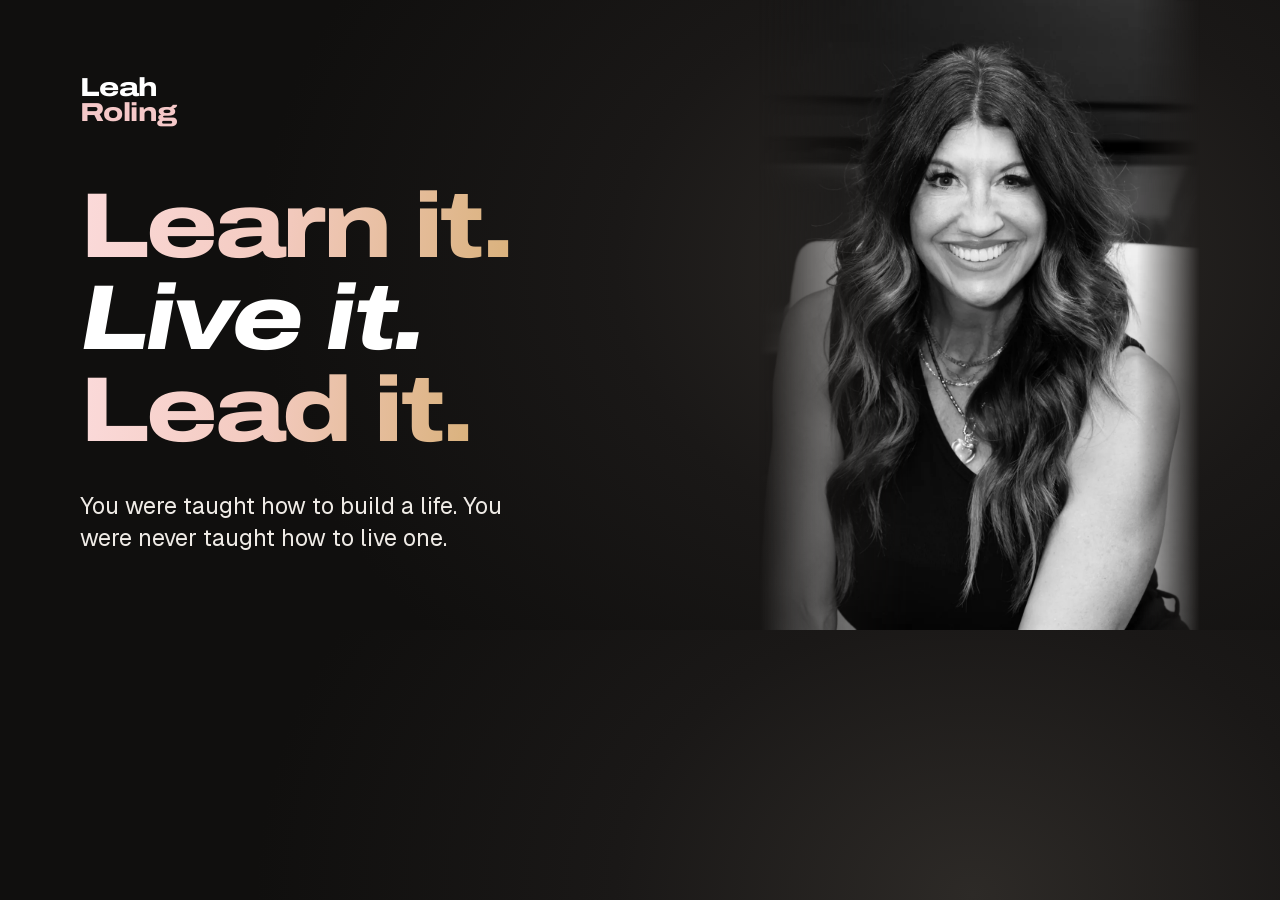
<file: brand/source/og.html>
<!doctype html>
<html><head><meta charset="utf-8"><style>
@font-face{font-family:"Archivo Expanded";src:url(../../assets/fonts/archivo-expanded.woff2);font-weight:800}
@font-face{font-family:"Archivo Expanded";src:url(../../assets/fonts/archivo-expanded-italic.woff2);font-weight:800;font-style:italic}
@font-face{font-family:"Geist";src:url(../../assets/fonts/geist.woff2);font-weight:100 900}
html,body{margin:0}
body{width:1200px;height:630px;position:relative;overflow:hidden;background:radial-gradient(56% 90% at 76% 42%,#2d2a27 0%,#1a1817 50%,#100f0e 100%);color:#fff;font-family:"Geist",sans-serif}
.photo{position:absolute;right:0;top:0;height:100%;aspect-ratio:1200/1680;-webkit-mask-image:linear-gradient(90deg,transparent 2%,#000 36%,#000 86%,transparent 100%);mask-image:linear-gradient(90deg,transparent 2%,#000 36%,#000 86%,transparent 100%)}
.photo img{width:100%;height:100%;object-fit:cover;object-position:50% 10%}
.copy{position:absolute;left:80px;top:0;bottom:0;display:flex;flex-direction:column;justify-content:center}
.logo{display:grid;margin-bottom:54px;font:800 26px/.98 "Archivo Expanded";letter-spacing:-.02em}
.logo span:last-child{color:#f5c8c8}
h1{display:grid;margin:0;font:800 92px/1 "Archivo Expanded";letter-spacing:-.035em}
h1 span{width:fit-content;padding-right:.06em;background:linear-gradient(96deg,#fbdada 0%,#f3cabf 46%,#d9b17b 100%);-webkit-background-clip:text;background-clip:text;-webkit-text-fill-color:transparent}
h1 em{font-style:italic}
p{max-width:430px;margin:34px 0 0;font-size:23px;line-height:1.42;color:#efebe6}
</style></head><body>
<div class="photo"><img src="../../assets/img/leah-portrait-bw-1200.webp" alt=""></div>
<div class="copy">
  <div class="logo"><span>Leah</span><span>Roling</span></div>
  <h1><span>Learn it.</span><em>Live it.</em><span>Lead it.</span></h1>
  <p>You were taught how to build a life. You were never taught how to live one.</p>
</div>
</body></html>
</file>
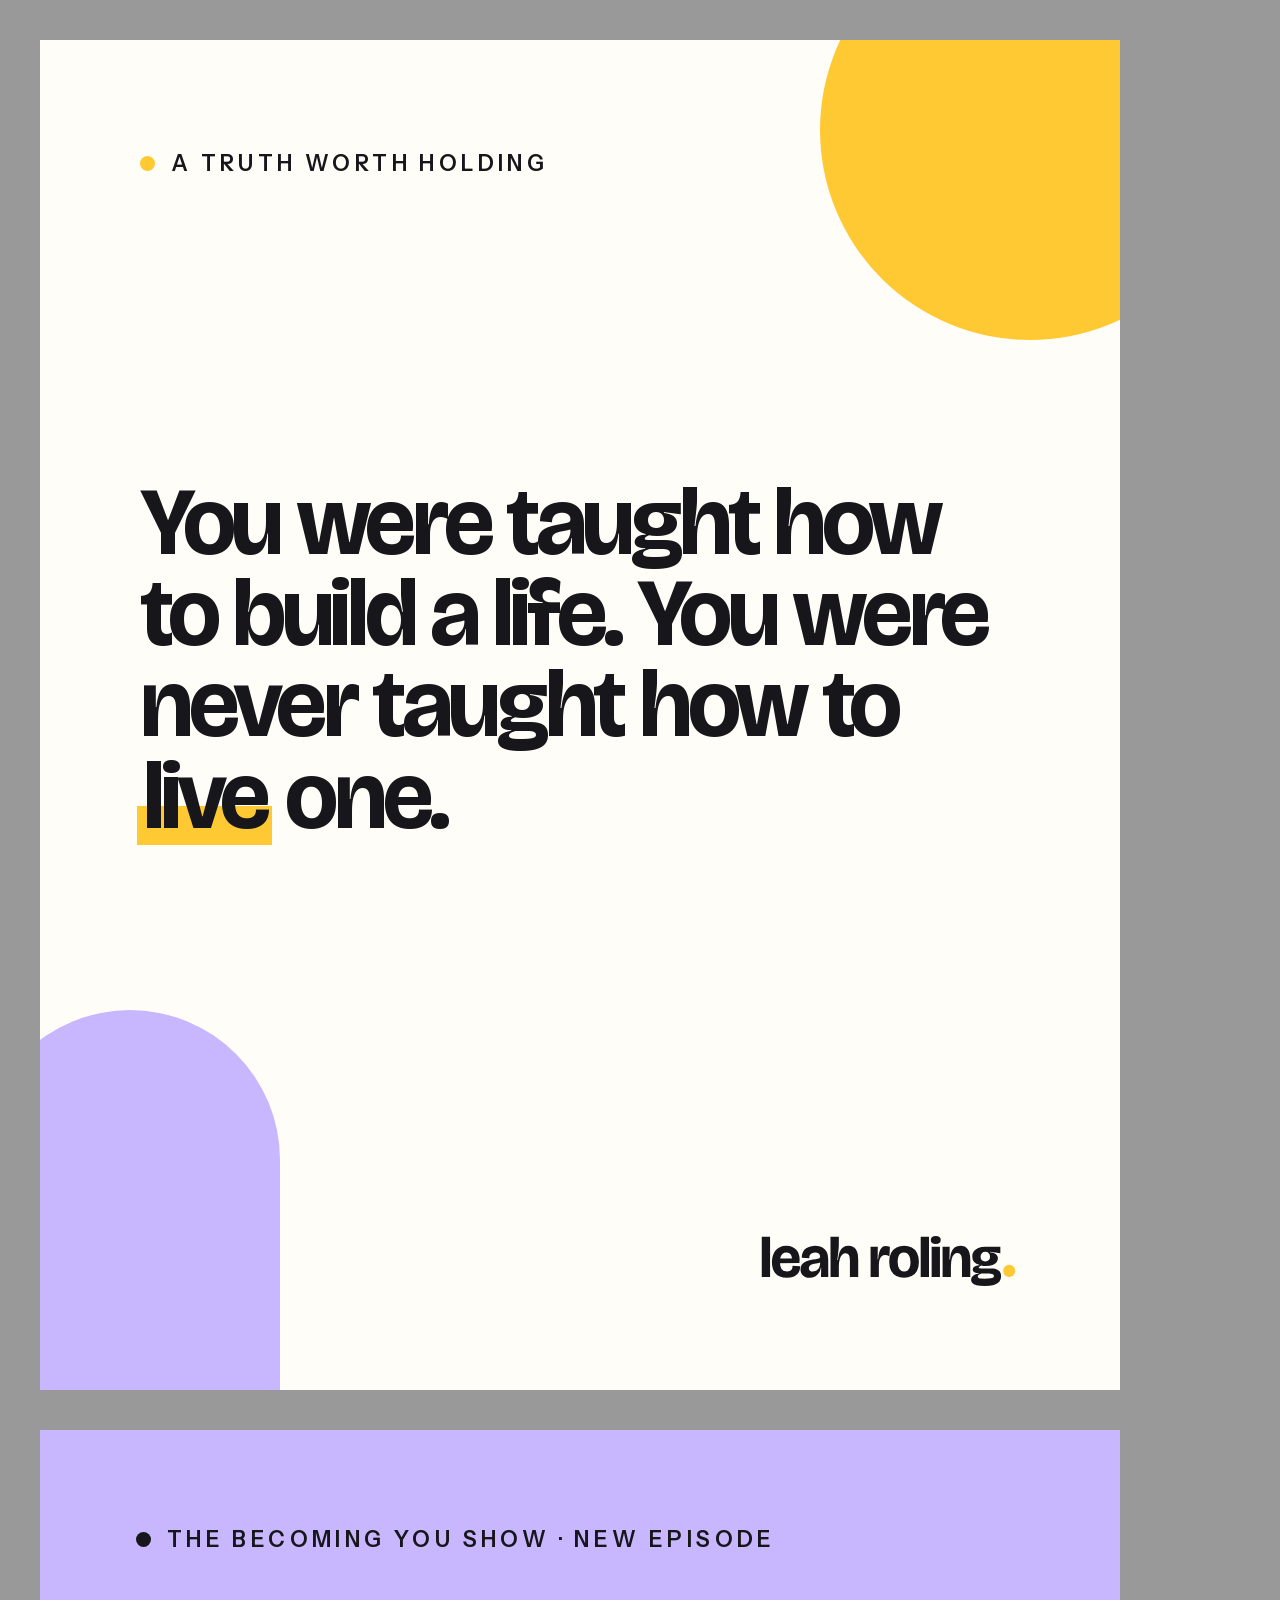
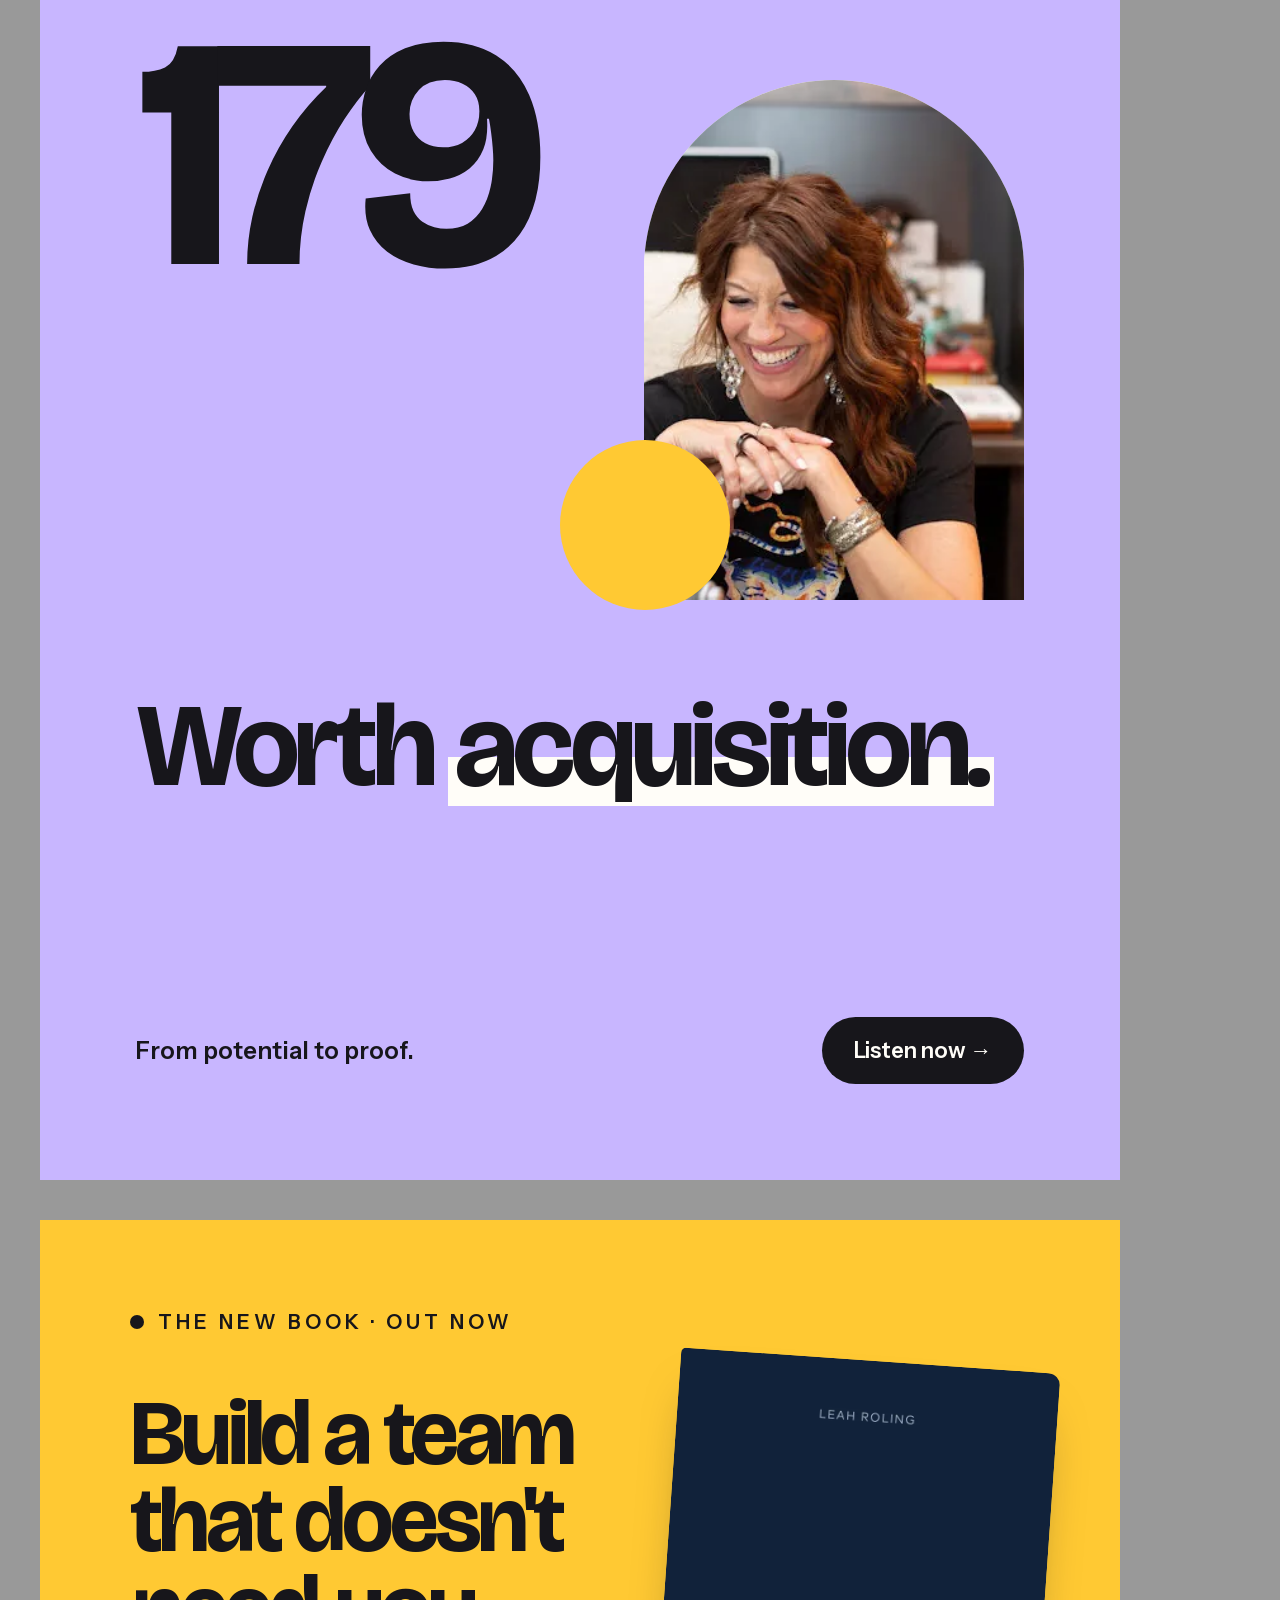
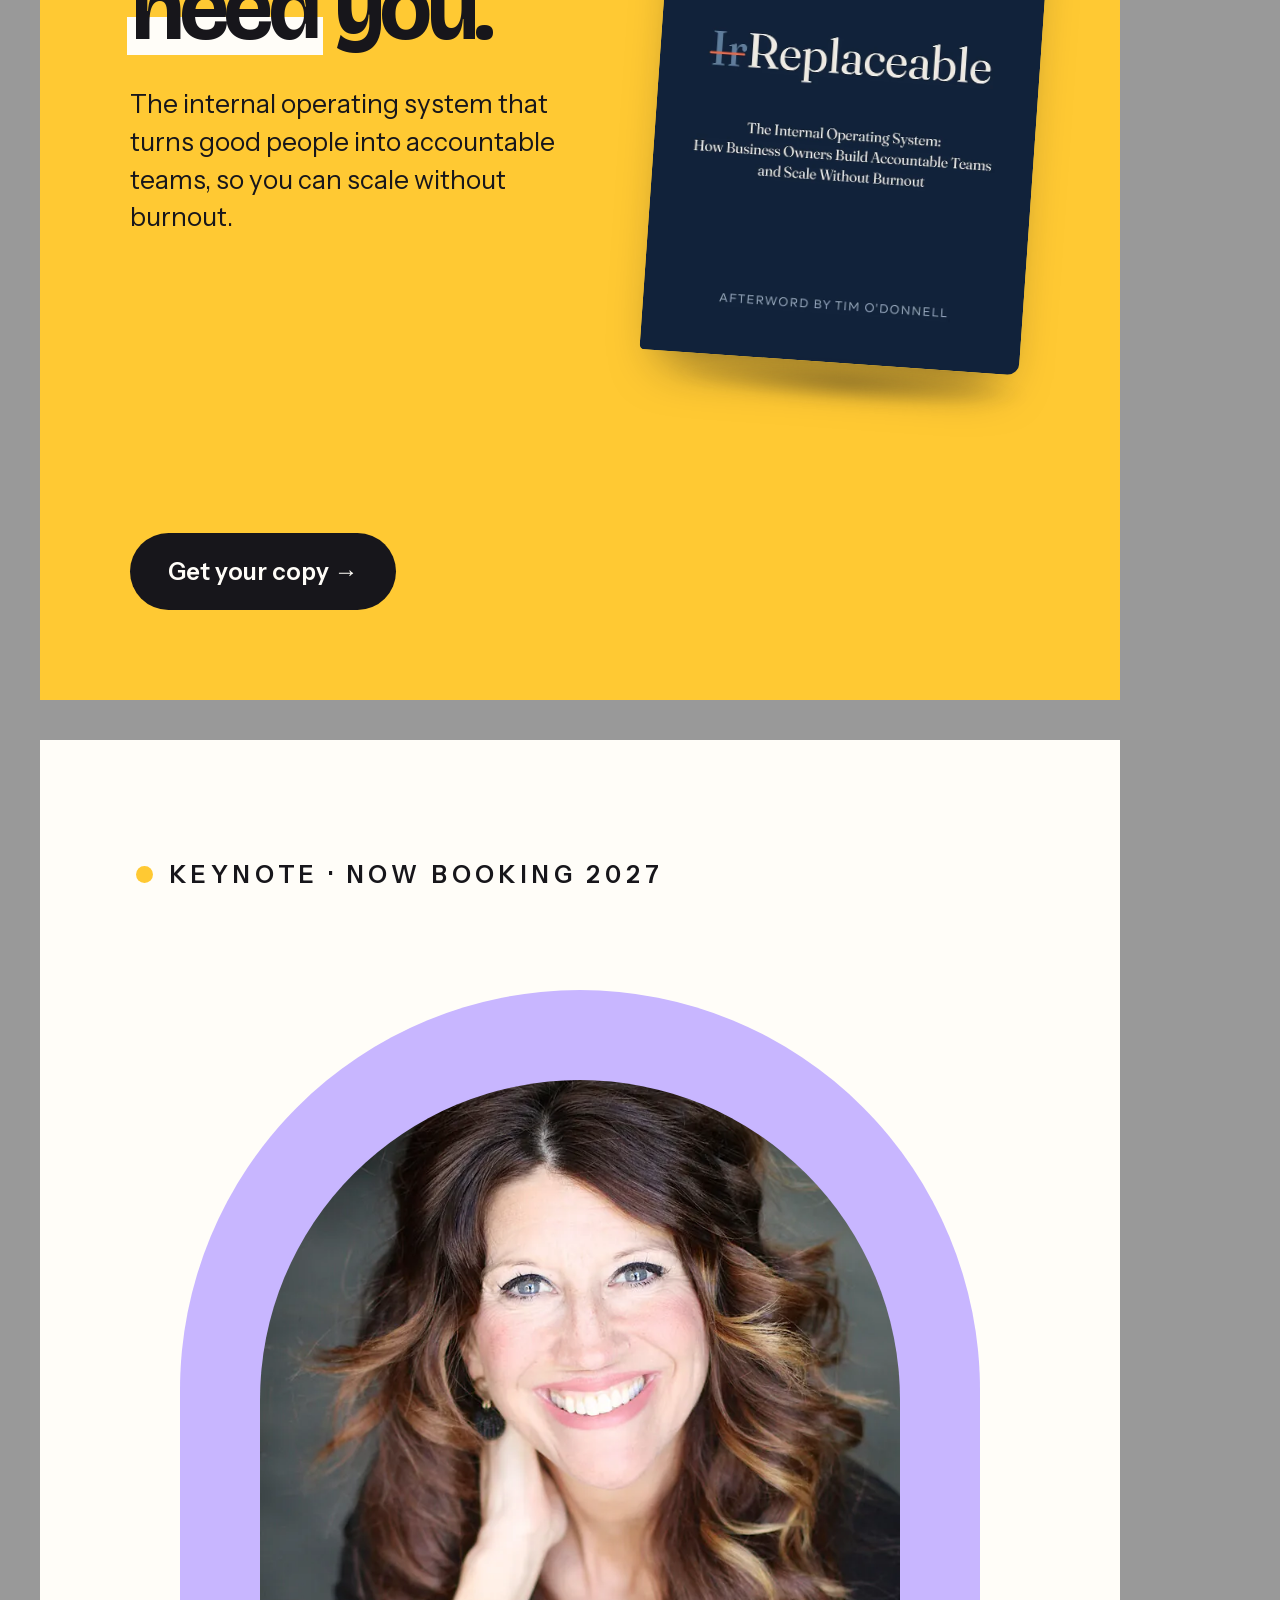
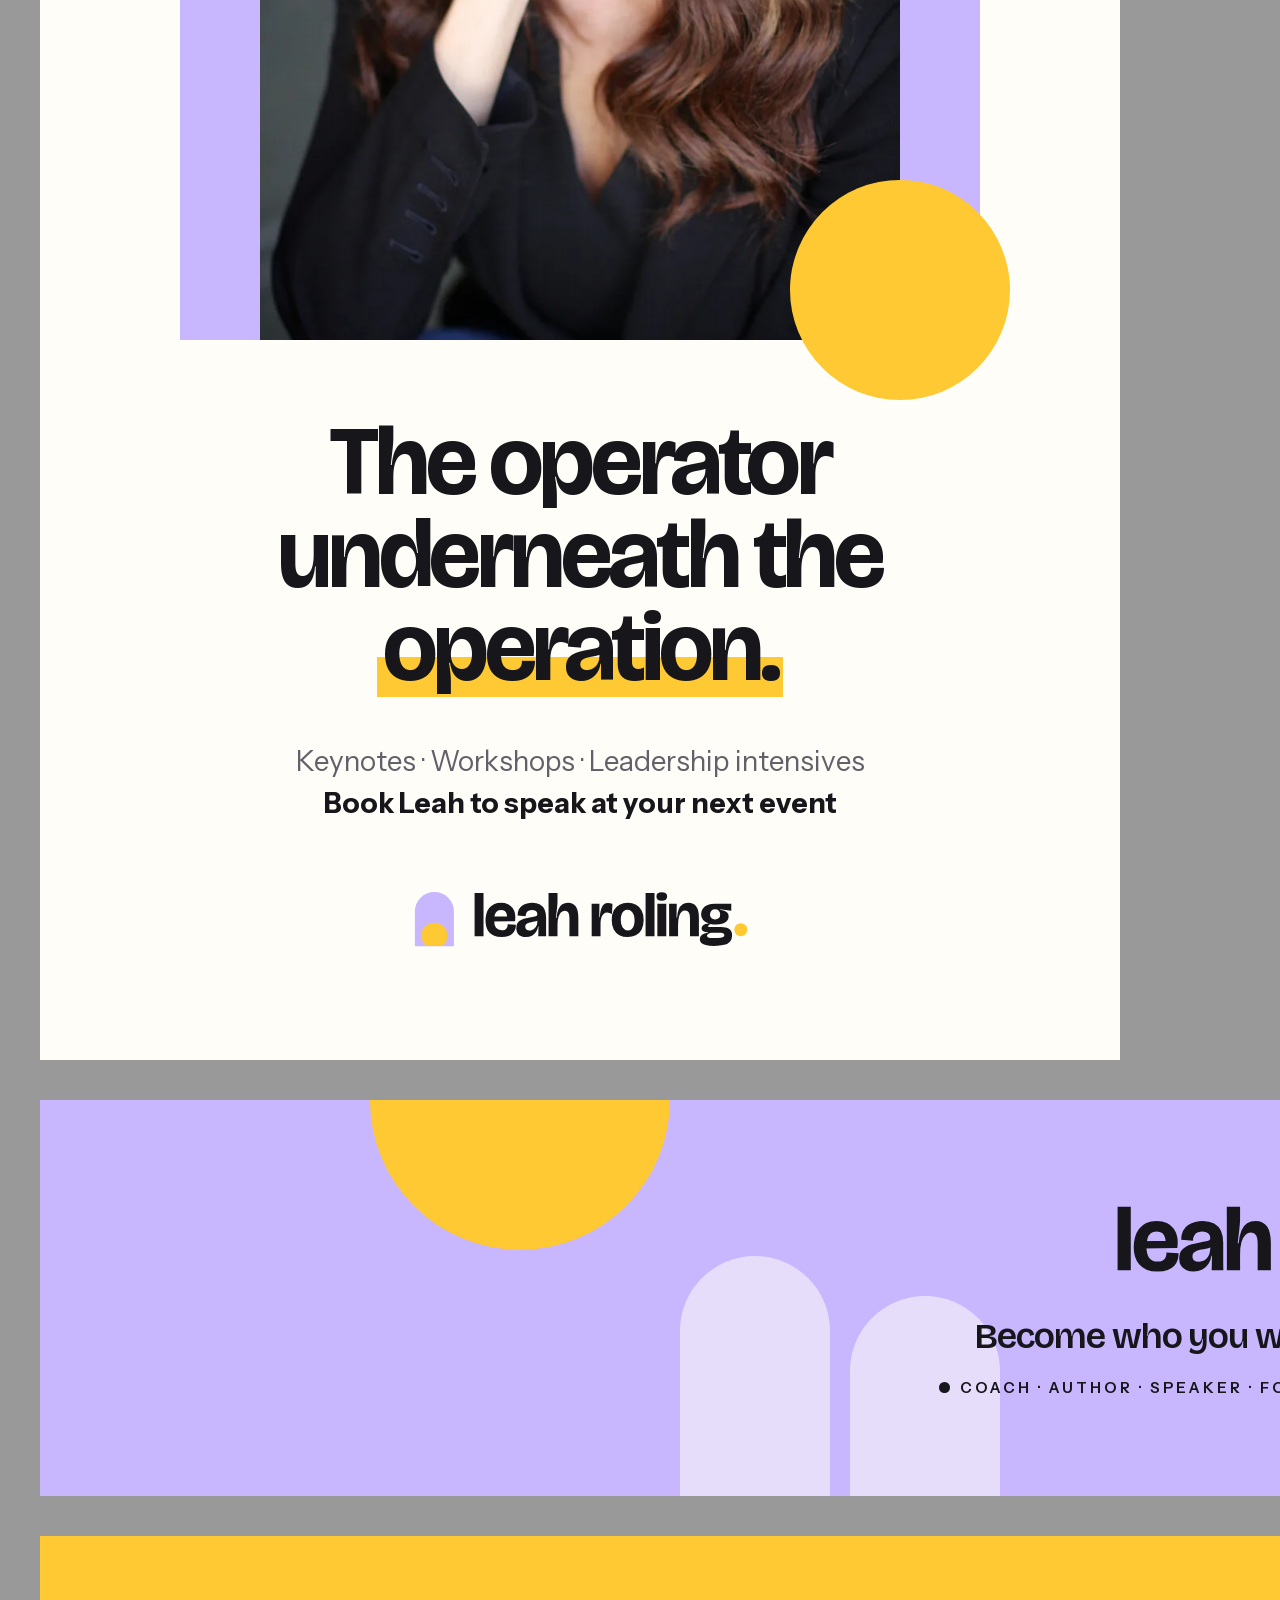
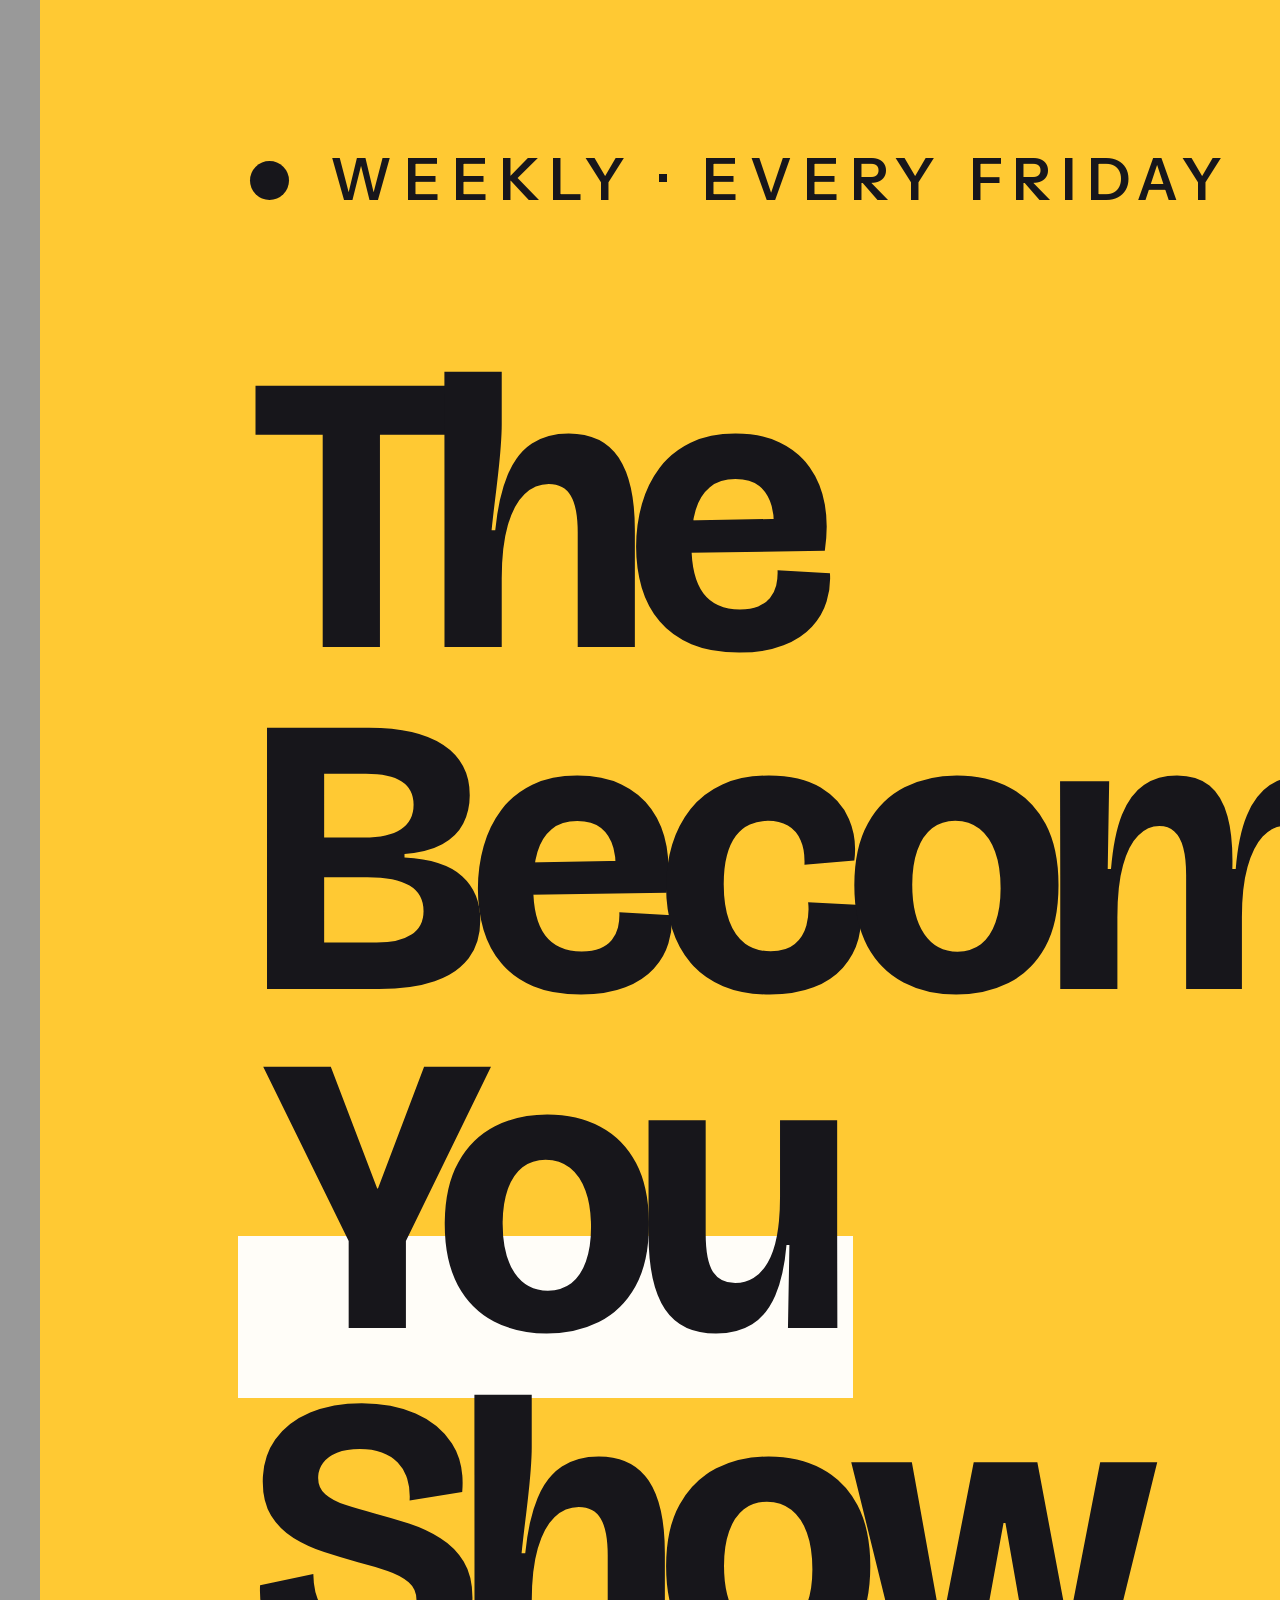
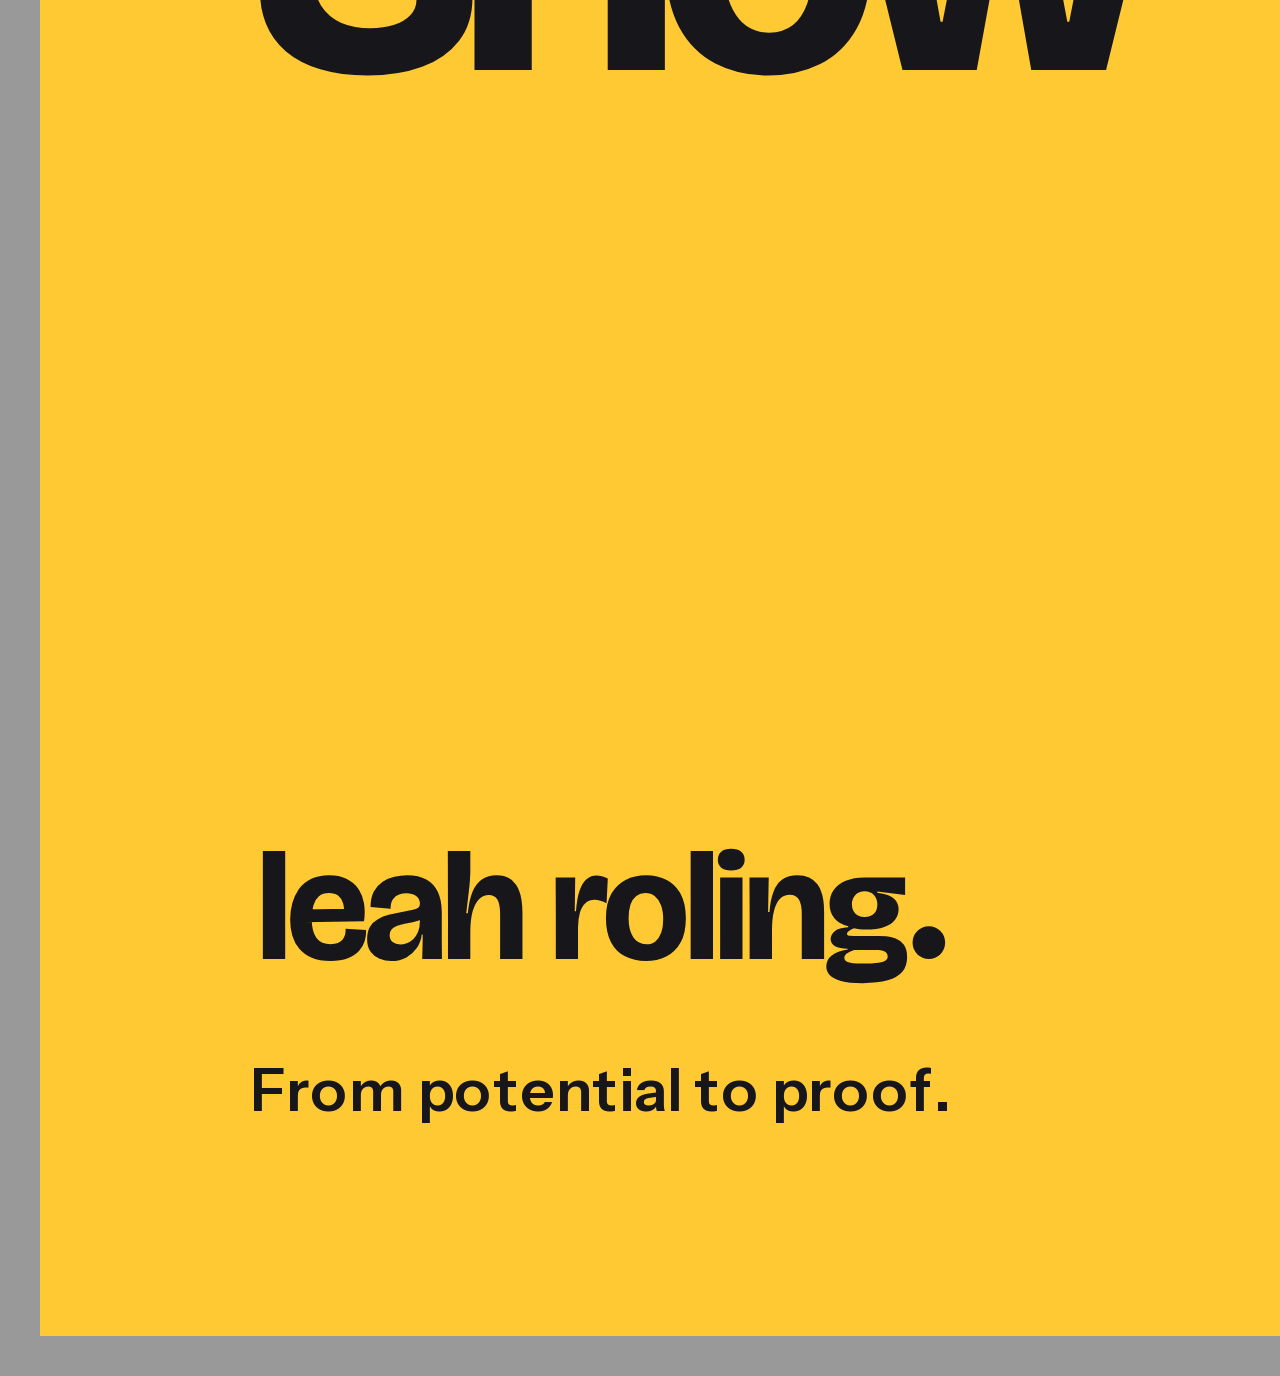
<file: brand/source/social.html>
<!doctype html>
<html lang="en">
<head>
<meta charset="utf-8">
<title>Leah Roling — Social Templates</title>
<!--
  Social templates. Each template is a fixed-size element with an id.
  `node brand/source/build_book.js` screenshots each one to brand/social/<id>.png
  Edit the text here, re-run the script, and new PNGs are produced.
-->
<style>
@font-face{font-family:"Bricolage";src:url(../../assets/fonts/bricolage-grotesque.woff2) format("woff2");font-weight:200 800;font-stretch:75% 100%}
@font-face{font-family:"Instrument Sans";src:url(../../assets/fonts/instrument-sans-roman.woff2) format("woff2");font-weight:400 700;font-stretch:75% 100%;font-style:normal}
@font-face{font-family:"Signature";src:url(script-mrs-saint-delafield.woff2) format("woff2")}
:root{--ink:#17161B;--paper:#FFFDF8;--sun:#FFC933;--butter:#FFF0BF;--lilac:#C8B6FF;--lav:#F0EBFF;--cloud:#F5F2EC;--stone:#646069}
*{box-sizing:border-box;margin:0;padding:0}
body{background:#999;padding:40px;display:flex;flex-direction:column;gap:40px;align-items:flex-start;font-family:"Instrument Sans",sans-serif;-webkit-font-smoothing:antialiased;color:var(--ink)}
.t{position:relative;overflow:hidden;flex:none}
.d{font-family:"Bricolage",sans-serif;font-weight:700;letter-spacing:-.045em;line-height:.95;font-variation-settings:"opsz" 96}
.hl{background:linear-gradient(transparent 58%,var(--sun) 58%,var(--sun) 92%,transparent 92%);padding:0 .06em;margin:0 -.03em}
.hl-paper{background:linear-gradient(transparent 58%,var(--paper) 58%,var(--paper) 92%,transparent 92%);padding:0 .06em;margin:0 -.03em}
.hl-lilac{background:linear-gradient(transparent 58%,var(--lilac) 58%,var(--lilac) 92%,transparent 92%);padding:0 .06em;margin:0 -.03em}
.label{font-weight:600;text-transform:uppercase;letter-spacing:.2em;display:inline-flex;align-items:center;gap:.7em}
.label::before{content:"";width:.7em;height:.7em;border-radius:50%;background:var(--sun);flex:none}
.label.ink-dot::before{background:var(--ink)}
.arch{border-radius:9999px 9999px 0 0;overflow:hidden}
.arch img{width:100%;height:100%;object-fit:cover;display:block}
.sun{position:absolute;border-radius:50%;background:var(--sun)}
.pill{display:inline-flex;align-items:center;gap:.6em;border-radius:999px;font-weight:600}

/* 1 — Quote card 1080x1350 */
#ig-quote-1080x1350{width:1080px;height:1350px;background:var(--paper);padding:110px 100px}
#ig-quote-1080x1350 .sun{width:420px;height:420px;right:-120px;top:-120px}
#ig-quote-1080x1350 .door{position:absolute;left:-60px;bottom:-40px;width:300px;height:420px;background:var(--lilac);border-radius:9999px 9999px 0 0}
#ig-quote-1080x1350 .label{font-size:22px;position:relative}
#ig-quote-1080x1350 .q{position:relative;font-size:96px;margin-top:300px}
#ig-quote-1080x1350 .foot{position:absolute;right:100px;bottom:100px;display:flex;align-items:center;gap:22px}
#ig-quote-1080x1350 .foot img{height:58px}

/* 2 — Podcast episode 1080x1350 */
#ig-podcast-1080x1350{width:1080px;height:1350px;background:var(--lilac);padding:96px 96px}
#ig-podcast-1080x1350 .label{font-size:22px}
#ig-podcast-1080x1350 .num{font-size:330px;letter-spacing:-.06em;line-height:.8;margin-top:70px}
#ig-podcast-1080x1350 .photo{position:absolute;right:96px;top:250px;width:380px;height:520px;background:var(--paper)}
#ig-podcast-1080x1350 .photo img{object-position:42% 50%}
#ig-podcast-1080x1350 .sun{width:170px;height:170px;right:390px;top:610px}
#ig-podcast-1080x1350 .title{position:absolute;left:96px;right:96px;top:860px;font-size:118px}
#ig-podcast-1080x1350 .foot{position:absolute;left:96px;right:96px;bottom:96px;display:flex;justify-content:space-between;align-items:center;font-size:24px;font-weight:600}
#ig-podcast-1080x1350 .foot .pill{background:var(--ink);color:var(--paper);padding:20px 32px;font-size:22px}

/* 3 — Book launch 1080x1080 */
#ig-book-1080x1080{width:1080px;height:1080px;background:var(--sun);padding:90px}
#ig-book-1080x1080 .label{font-size:20px}
#ig-book-1080x1080 .h{font-size:92px;margin-top:56px;width:520px}
#ig-book-1080x1080 .p{font-size:26px;line-height:1.45;width:460px;margin-top:34px}
#ig-book-1080x1080 .pill{position:absolute;left:90px;bottom:90px;background:var(--ink);color:var(--paper);padding:24px 38px;font-size:24px}
#ig-book-1080x1080 .bookwrap{position:absolute;right:80px;top:140px;width:380px;height:603px;transform:rotate(4deg)}
#ig-book-1080x1080 .bookwrap::after{content:"";position:absolute;left:30px;right:-10px;bottom:-40px;height:40px;background:radial-gradient(closest-side,rgba(23,22,27,.35),transparent);filter:blur(6px)}

/* Replaceable: the real cover */
.bookwrap img{display:block;width:100%;height:100%;object-fit:cover;border-radius:5px 12px 12px 5px;box-shadow:0 30px 50px -24px rgba(23,22,27,.55)}
.cq{container-type:inline-size}

/* 4 — Story 1080x1920 */
#ig-story-1080x1920{width:1080px;height:1920px;background:var(--paper);padding:120px 96px}
#ig-story-1080x1920 .label{font-size:24px}
#ig-story-1080x1920 .doorbg{position:absolute;left:140px;top:250px;width:800px;height:950px;background:var(--lilac);border-radius:9999px 9999px 0 0}
#ig-story-1080x1920 .photo{position:absolute;left:220px;top:340px;width:640px;height:860px}
#ig-story-1080x1920 .photo img{object-position:50% 25%}
#ig-story-1080x1920 .sun{width:220px;height:220px;right:110px;top:1040px}
#ig-story-1080x1920 .h{position:absolute;left:96px;right:96px;top:1275px;font-size:98px;text-align:center}
#ig-story-1080x1920 .meta{position:absolute;left:96px;right:96px;top:1600px;text-align:center;font-size:28px;color:var(--stone);line-height:1.5}
#ig-story-1080x1920 .foot{position:absolute;left:0;right:0;bottom:110px;display:flex;justify-content:center}
#ig-story-1080x1920 .foot img{height:64px}

/* 5 — LinkedIn banner 1584x396 (profile photo sits bottom-left: keep it clear) */
#linkedin-banner-1584x396{width:1584px;height:396px;background:var(--lilac)}
#linkedin-banner-1584x396 .sun{width:300px;height:300px;left:330px;top:-150px}
#linkedin-banner-1584x396 .door{position:absolute;width:150px;height:240px;bottom:0;background:var(--paper);border-radius:9999px 9999px 0 0;opacity:.55}
#linkedin-banner-1584x396 .txt{position:absolute;right:96px;top:0;bottom:0;display:flex;flex-direction:column;justify-content:center;align-items:flex-end;text-align:right}
#linkedin-banner-1584x396 .txt img{height:92px}
#linkedin-banner-1584x396 .tag{font-family:"Bricolage",sans-serif;font-weight:600;font-size:36px;letter-spacing:-.03em;margin-top:24px}
#linkedin-banner-1584x396 .label{font-size:15px;margin-top:20px}

/* 6 — Podcast cover 3000x3000 (designed at 1000, scaled 3x) */
#podcast-cover-3000x3000{width:3000px;height:3000px;background:var(--sun)}
#podcast-cover-3000x3000 .s{position:absolute;left:0;top:0;width:1000px;height:1000px;transform:scale(3);transform-origin:0 0;padding:70px}
#podcast-cover-3000x3000 .label{font-size:19px}
#podcast-cover-3000x3000 .h{font-size:132px;letter-spacing:-.055em;line-height:.86;margin-top:44px;position:relative;z-index:2}
#podcast-cover-3000x3000 .doorbg{position:absolute;right:70px;bottom:0;width:430px;height:560px;background:var(--lilac);border-radius:9999px 9999px 0 0}
#podcast-cover-3000x3000 .photo{position:absolute;right:110px;bottom:0;width:350px;height:490px}
#podcast-cover-3000x3000 .photo img{object-position:50% 22%;filter:grayscale(1) contrast(1.05)}
#podcast-cover-3000x3000 .by{position:absolute;left:70px;bottom:70px}
#podcast-cover-3000x3000 .by img{height:52px}
#podcast-cover-3000x3000 .by p{font-size:20px;font-weight:600;margin-top:16px}
</style>
</head>
<body>

<!-- 1 -->
<section class="t" id="ig-quote-1080x1350">
  <span class="sun"></span><span class="door"></span>
  <p class="label">A truth worth holding</p>
  <p class="d q">You were taught how to build a life. You were never taught how to <span class="hl">live</span> one.</p>
  <div class="foot"><img src="../logos/leah-roling-wordmark.svg" alt="leah roling"></div>
</section>

<!-- 2 -->
<section class="t" id="ig-podcast-1080x1350">
  <p class="label ink-dot">The Becoming You Show · New episode</p>
  <p class="d num">179</p>
  <div class="photo arch"><img src="../../assets/img/leah-podcast-512.webp" alt=""></div>
  <span class="sun"></span>
  <p class="d title">Worth <span class="hl-paper">acquisition.</span></p>
  <div class="foot"><span>From potential to proof.</span><span class="pill">Listen now →</span></div>
</section>

<!-- 3 -->
<section class="t" id="ig-book-1080x1080">
  <p class="label ink-dot">The new book · Out now</p>
  <p class="d h">Build a team that doesn't <span class="hl-paper">need</span> you.</p>
  <p class="p">The internal operating system that turns good people into accountable teams, so you can scale without burnout.</p>
  <div class="bookwrap cq">
    <img src="../../assets/img/book-replaceable-800.webp" alt="Replaceable book cover">
  </div>
  <span class="pill">Get your copy →</span>
</section>

<!-- 4 -->
<section class="t" id="ig-story-1080x1920">
  <p class="label">Keynote · Now booking 2027</p>
  <span class="doorbg"></span>
  <div class="photo arch"><img src="../../assets/img/leah-blazer-800.webp" alt=""></div>
  <span class="sun"></span>
  <p class="d h">The operator underneath the <span class="hl">operation.</span></p>
  <p class="meta">Keynotes · Workshops · Leadership intensives<br><b style="color:var(--ink)">Book Leah to speak at your next event</b></p>
  <div class="foot"><img src="../logos/leah-roling-lockup.svg" alt="leah roling"></div>
</section>

<!-- 5 -->
<section class="t" id="linkedin-banner-1584x396">
  <span class="sun"></span>
  <span class="door" style="left:640px"></span><span class="door" style="left:810px;height:200px"></span>
  <div class="txt">
    <img src="../logos/leah-roling-wordmark.svg" alt="leah roling">
    <p class="tag">Become who you were <span class="hl">made</span> to be.</p>
    <p class="label ink-dot">Coach · Author · Speaker · Founder of InnerBoard</p>
  </div>
</section>

<!-- 6 -->
<section class="t" id="podcast-cover-3000x3000">
  <div class="s">
    <p class="label ink-dot">Weekly · Every Friday</p>
    <p class="d h">The<br>Becoming<br><span class="hl-paper">You</span><br>Show</p>
    <span class="doorbg"></span>
    <div class="photo arch"><img src="../../assets/img/leah-portrait-bw-1200.webp" alt=""></div>
    <div class="by"><img src="../logos/leah-roling-wordmark-ink.svg" alt="leah roling"><p>From potential to proof.</p></div>
  </div>
</section>

</body>
</html>
</file>
<file: assets/css/styles.css>
@font-face {
  font-family: "Archivo Expanded";
  src: url("../fonts/archivo-expanded.woff2") format("woff2");
  font-weight: 800;
  font-style: normal;
  font-display: swap;
}

@font-face {
  font-family: "Archivo Expanded";
  src: url("../fonts/archivo-expanded-italic.woff2") format("woff2");
  font-weight: 800;
  font-style: italic;
  font-display: swap;
}

@font-face {
  font-family: "Geist";
  src: url("../fonts/geist.woff2") format("woff2");
  font-weight: 100 900;
  font-style: normal;
  font-display: swap;
}

:root {
  --black: #000;
  --char: #100f0e;
  --char-2: #191716;
  --paper: #f3ece1;
  --blush: #f9dfde;
  --white: #fff;
  --ink: #100f0e;
  --soft: #ddd8d2;
  --mute: #b8b1aa;
  --line: rgba(255, 255, 255, 0.12);
  --pink: #f5c8c8;
  --pink-rgb: 245, 200, 200;
  --gold: #c9a36c;
  --gold-hi: #dfc293;
  --gold-deep: #7d5a2a;
  --gold-rgb: 201, 163, 108;
  --glow-pink: 255, 190, 180;
  --glow-gold: 240, 184, 104;
  --display: "Archivo Expanded", "Arial Black", "Helvetica Neue", Arial, sans-serif;
  --body: "Geist", system-ui, -apple-system, "Segoe UI", Roboto, Arial, sans-serif;
  --wrap: 1180px;
  --gutter: clamp(20px, 5vw, 48px);
  --bar-h: 72px;
  --pad: clamp(72px, 9vw, 128px);
  --ease: cubic-bezier(0.2, 0.7, 0.2, 1);
}

*,
*::before,
*::after {
  box-sizing: border-box;
}

html {
  -webkit-text-size-adjust: 100%;
  text-size-adjust: 100%;
  scroll-behavior: smooth;
  scroll-padding-top: var(--bar-h);
  overflow-x: clip;
  background: var(--black);
}

html.menu-open {
  overflow: hidden;
}

body {
  margin: 0;
  background: var(--char);
  color: var(--white);
  font: 400 1.0625rem/1.6 var(--body);
  -webkit-font-smoothing: antialiased;
  -moz-osx-font-smoothing: grayscale;
  text-rendering: optimizeLegibility;
}

h1,
h2,
h3,
p,
ul,
ol,
dl,
dd,
figure,
blockquote,
fieldset,
legend {
  margin: 0;
  padding: 0;
}

ul,
ol {
  list-style: none;
}

img,
svg {
  display: block;
  max-width: 100%;
}

img {
  height: auto;
}

a {
  color: inherit;
  text-decoration: none;
}

button,
input,
textarea {
  font: inherit;
  color: inherit;
}

button {
  cursor: pointer;
}

fieldset {
  border: 0;
  min-width: 0;
}

[hidden] {
  display: none !important;
}

:focus-visible {
  outline: 2px solid var(--gold-hi);
  outline-offset: 3px;
}

::selection {
  background: var(--gold);
  color: var(--ink);
  -webkit-text-fill-color: var(--ink);
}

.wrap {
  width: min(100% - 2 * var(--gutter), var(--wrap));
  margin-inline: auto;
}

.skip {
  position: fixed;
  left: 16px;
  top: -80px;
  z-index: 100;
  padding: 12px 18px;
  border-radius: 5px;
  background: var(--white);
  color: var(--ink);
  font-weight: 700;
  transition: top 0.2s;
}

.skip:focus {
  top: 12px;
}

.hi {
  color: var(--pink);
}

.center {
  text-align: center;
}

@supports ((-webkit-background-clip: text) or (background-clip: text)) {
  .hero__line.hi,
  .meet__title {
    width: fit-content;
    background: linear-gradient(96deg, #fbdada 0%, #f3cabf 46%, #d9b17b 100%);
    -webkit-background-clip: text;
    background-clip: text;
    -webkit-text-fill-color: transparent;
  }

  .hero__line.hi {
    padding-right: 0.06em;
  }

  .meet__title {
    margin-bottom: -0.16em;
    padding: 0 0.05em 0.16em 0;
  }
}

.h2 {
  font: 800 clamp(1.7rem, 3.6vw, 2.75rem) / 1.08 var(--display);
  letter-spacing: -0.028em;
  text-wrap: balance;
}

.lede {
  max-width: 44rem;
  margin: 1.25rem auto 0;
  color: var(--soft);
  text-wrap: pretty;
}

.kicker {
  margin-bottom: 1.1rem;
  font: 700 0.8125rem/1.2 var(--body);
  letter-spacing: 0.16em;
  text-transform: uppercase;
  color: var(--gold);
}

.btn {
  display: inline-flex;
  align-items: center;
  justify-content: center;
  gap: 0.6em;
  min-height: 46px;
  padding: 0 22px;
  border: 1.5px solid transparent;
  border-radius: 5px;
  font: 700 0.8125rem/1 var(--body);
  letter-spacing: 0.07em;
  text-transform: uppercase;
  text-align: center;
  white-space: nowrap;
  transition: background-color 0.25s, color 0.25s, border-color 0.25s, transform 0.25s var(--ease), box-shadow 0.25s;
}

.btn:hover {
  transform: translateY(-2px);
}

.btn:active {
  transform: translateY(0);
}

.btn--solid {
  background: var(--gold);
  color: var(--ink);
}

.btn--solid:hover {
  background: var(--gold-hi);
  box-shadow: 0 12px 32px -10px rgba(var(--gold-rgb), 0.7);
}

.btn--line {
  --play: #0e0e10;
  border-color: var(--white);
  color: var(--white);
}

.btn--line:hover {
  --play: #fff;
  background: var(--white);
  color: var(--ink);
}

.btn--hi {
  --play: var(--pink);
  background: var(--pink);
  color: var(--ink);
}

.btn--hi:hover {
  --play: #fff;
  background: var(--white);
}

.btn--sm {
  min-height: 44px;
  padding: 0 16px;
  font-size: 0.75rem;
}

.btn--lg {
  min-height: 56px;
  padding: 0 32px;
  font-size: 0.875rem;
}

.ic-play {
  width: 20px;
  height: 20px;
  flex: none;
}

.btns {
  display: flex;
  flex-wrap: wrap;
  gap: 14px;
  margin-top: 2rem;
}

.ico {
  display: grid;
  place-items: center;
  width: 46px;
  height: 46px;
  border: 1px solid rgba(var(--gold-rgb), 0.55);
  border-radius: 6px;
  color: var(--gold-hi);
}

.ico svg {
  width: 22px;
  height: 22px;
  fill: none;
  stroke: currentColor;
  stroke-width: 1.7;
  stroke-linecap: round;
  stroke-linejoin: round;
}

.more {
  display: inline-flex;
  align-items: center;
  gap: 0.5em;
  font: 700 0.75rem/1 var(--body);
  letter-spacing: 0.08em;
  text-transform: uppercase;
  text-decoration: underline;
  text-decoration-thickness: 1.5px;
  text-underline-offset: 5px;
}

.more::after {
  content: "\2192";
  transition: transform 0.3s var(--ease);
}

a:hover .more::after {
  transform: translateX(4px);
}

.grid-bg {
  position: relative;
  background-color: var(--char);
  background-image: var(--glow, none), linear-gradient(rgba(255, 255, 255, 0.03) 1px, transparent 1px), linear-gradient(90deg, rgba(255, 255, 255, 0.03) 1px, transparent 1px);
  background-size: 100% 100%, 26px 26px, 26px 26px;
  background-repeat: no-repeat, repeat, repeat;
}

.js [data-reveal] {
  opacity: 0;
  transform: translate3d(0, 24px, 0);
  transition: opacity 0.9s var(--ease), transform 0.9s var(--ease), border-color 0.3s, background-color 0.3s;
  transition-delay: var(--d, 0ms), var(--d, 0ms), 0s, 0s;
}

.js [data-reveal].is-in {
  opacity: 1;
  transform: none;
}

.bar {
  position: sticky;
  top: 0;
  z-index: 50;
  height: var(--bar-h);
  background: var(--black);
}

.bar__in {
  display: flex;
  align-items: center;
  gap: clamp(16px, 2.2vw, 30px);
  height: 100%;
}

.logo {
  display: inline-grid;
  padding: 6px 0;
  font: 800 1.1875rem/0.98 var(--display);
  letter-spacing: -0.02em;
  color: var(--white);
}

.logo span:last-child {
  color: var(--pink);
}

.bar__nav {
  margin-left: auto;
}

.bar__nav ul {
  display: flex;
  gap: clamp(14px, 1.9vw, 28px);
}

.bar__nav a {
  position: relative;
  display: inline-flex;
  align-items: center;
  min-height: 44px;
  font: 700 0.78rem/1 var(--body);
  letter-spacing: 0.07em;
  text-transform: uppercase;
  transition: color 0.2s;
}

.bar__nav a::after {
  content: "";
  position: absolute;
  left: 0;
  right: 0;
  bottom: 9px;
  height: 2px;
  background: var(--pink);
  transform: scaleX(0);
  transform-origin: left;
  transition: transform 0.3s var(--ease);
}

.bar__nav a:hover,
.bar__nav a[aria-current="true"] {
  color: var(--pink);
}

.bar__nav a:hover::after,
.bar__nav a[aria-current="true"]::after {
  transform: scaleX(1);
}

.bar__cta {
  min-height: 44px;
}

.bar__toggle {
  display: none;
  position: relative;
  width: 46px;
  height: 46px;
  margin-right: -10px;
  padding: 0;
  border: 0;
  border-radius: 5px;
  background: transparent;
}

.bar__toggle span {
  position: absolute;
  left: 11px;
  right: 11px;
  top: 50%;
  height: 2px;
  margin-top: -1px;
  border-radius: 2px;
  background: var(--white);
  transition: transform 0.3s var(--ease);
}

.bar__toggle span:first-child {
  transform: translateY(-5px);
}

.bar__toggle span:last-child {
  transform: translateY(5px);
}

.bar__toggle[aria-expanded="true"] span:first-child {
  transform: rotate(45deg);
}

.bar__toggle[aria-expanded="true"] span:last-child {
  transform: rotate(-45deg);
}

.menu {
  position: fixed;
  inset: var(--bar-h) 0 0 0;
  z-index: 49;
  overflow-y: auto;
  overscroll-behavior: contain;
  background: var(--black);
  opacity: 0;
  transform: translateY(-10px);
  transition: opacity 0.25s, transform 0.25s var(--ease);
}

.menu.is-open {
  opacity: 1;
  transform: none;
}

.menu__in {
  display: grid;
  gap: 28px;
  padding: 12px 0 48px;
}

.menu li a {
  display: flex;
  align-items: center;
  min-height: 60px;
  border-bottom: 1px solid var(--line);
  font: 800 1.45rem/1.1 var(--display);
  letter-spacing: -0.025em;
}

.menu li a:hover {
  color: var(--pink);
}

.hero {
  position: relative;
  isolation: isolate;
  display: grid;
  align-items: center;
  min-height: min(calc(100svh - var(--bar-h)), 840px);
  overflow: hidden;
  background: radial-gradient(56% 80% at 74% 40%, #2d2a27 0%, #1a1817 50%, var(--char) 100%);
}

.hero__photo {
  position: absolute;
  z-index: -1;
  right: max(0px, calc(50% - 720px));
  bottom: 0;
  height: 100%;
  aspect-ratio: 1200 / 1680;
  -webkit-mask-image: linear-gradient(90deg, transparent 2%, #000 34%, #000 84%, transparent 100%);
  mask-image: linear-gradient(90deg, transparent 2%, #000 34%, #000 84%, transparent 100%);
  animation: fade 1.4s ease both;
}

.hero__photo img {
  width: 100%;
  height: 100%;
  object-fit: cover;
  object-position: 50% 10%;
}

.hero__photo::after {
  content: "";
  position: absolute;
  inset: auto 0 0 0;
  height: 16%;
  background: linear-gradient(transparent, rgba(16, 15, 14, 0.85));
}

.hero__in {
  padding: clamp(56px, 8vw, 96px) 0;
}

.hero__role {
  margin-bottom: 1.4rem;
  font: 700 0.76rem/1.4 var(--body);
  letter-spacing: 0.2em;
  text-transform: uppercase;
  color: #e8e3dd;
  animation: rise 1s var(--ease) both;
}

.hero__title {
  display: grid;
  font: 800 clamp(2.9rem, 6.5vw, 5.9rem) / 1 var(--display);
  letter-spacing: -0.035em;
}

.hero__title em {
  font-style: italic;
  color: var(--white);
}

.hero__line {
  animation: rise 1s var(--ease) both;
}

.hero__line:nth-child(1) {
  animation-delay: 0.1s;
}

.hero__line:nth-child(2) {
  animation-delay: 0.22s;
}

.hero__line:nth-child(3) {
  animation-delay: 0.34s;
}

.hero__sub {
  max-width: 25rem;
  margin-top: 1.6rem;
  font-size: clamp(1.02rem, 1.3vw, 1.1875rem);
  line-height: 1.5;
  color: #efebe6;
  animation: rise 1s var(--ease) 0.5s both;
}

.hero__cta {
  display: flex;
  flex-wrap: wrap;
  gap: 14px;
  margin-top: 2rem;
  animation: rise 1s var(--ease) 0.62s both;
}

@keyframes rise {
  from {
    opacity: 0;
    transform: translate3d(0, 28px, 0);
  }
  to {
    opacity: 1;
    transform: none;
  }
}

@keyframes fade {
  from {
    opacity: 0;
  }
  to {
    opacity: 1;
  }
}

.quote {
  position: relative;
  isolation: isolate;
  overflow: hidden;
  padding: clamp(80px, 10vw, 132px) 0;
  background: #0b0a09;
  text-align: center;
}

.quote__bg {
  position: absolute;
  inset: 0;
  z-index: -2;
  width: 100%;
  height: 100%;
  object-fit: cover;
  object-position: 50% 100%;
  filter: grayscale(1) blur(3px) brightness(0.95) contrast(1.2);
  transform: scale(1.08);
}

.quote--b .quote__bg {
  object-position: 50% 16%;
  filter: grayscale(1) blur(7px) brightness(0.95) contrast(1.2);
  transform: scale(1.1) scaleX(-1);
}

.quote::before {
  content: "";
  position: absolute;
  inset: 0;
  z-index: -1;
  background: linear-gradient(180deg, rgba(11, 10, 9, 0.84) 0%, rgba(11, 10, 9, 0.62) 50%, rgba(11, 10, 9, 0.86) 100%);
}

.quote__in {
  position: relative;
  max-width: 55rem;
}

.quote__mark {
  position: absolute;
  left: clamp(-6px, 0.5vw, 8px);
  top: clamp(-52px, -4vw, -38px);
  z-index: -1;
  width: clamp(48px, 6vw, 76px);
  color: rgba(var(--gold-rgb), 0.8);
}

.quote blockquote p {
  font: 500 clamp(1.3rem, 2.7vw, 2.1rem) / 1.3 var(--body);
  letter-spacing: -0.015em;
  text-wrap: balance;
}

.quote blockquote p::before {
  content: "\201C";
}

.quote blockquote p::after {
  content: "\201D";
}

.quote .hi {
  font-weight: 700;
}

.quote figcaption {
  display: grid;
  gap: 6px;
  margin-top: 2.2rem;
  font-size: 0.92rem;
  color: var(--soft);
}

.quote figcaption strong {
  font: 800 1rem/1 var(--display);
  letter-spacing: 0.04em;
  color: var(--white);
}

.seen {
  padding: clamp(52px, 6.5vw, 84px) 0 clamp(56px, 7vw, 92px);
  background: var(--paper);
  color: var(--ink);
}

.seen__label {
  margin-bottom: clamp(30px, 4vw, 52px);
  font-weight: 700;
  font-size: 0.95rem;
  text-align: center;
}

.seen__list {
  display: flex;
  flex-wrap: wrap;
  align-items: center;
  justify-content: space-between;
  gap: 36px clamp(28px, 4vw, 56px);
}

.seen__list li {
  display: grid;
  justify-items: center;
  gap: 6px;
  color: #1d1a17;
  line-height: 1;
  text-align: center;
}

.seen__list span {
  font: 700 0.62rem/1 var(--body);
  letter-spacing: 0.24em;
  text-transform: uppercase;
}

.seen__a b {
  font: 800 2rem/1 var(--display);
  letter-spacing: -0.04em;
}

.seen__b b {
  margin-right: -0.34em;
  font: 300 1.95rem/1 var(--body);
  letter-spacing: 0.34em;
}

.seen__c b {
  font: italic 800 1.3rem/1 var(--display);
  letter-spacing: -0.03em;
}

.seen__d b {
  font: 800 1.85rem/1 var(--body);
  letter-spacing: -0.06em;
}

.seen__e b {
  font: 600 1.2rem/1 var(--body);
  letter-spacing: 0.05em;
  text-transform: uppercase;
}

.pin {
  position: relative;
  background: #080706;
}

.pin__stage {
  position: relative;
  isolation: isolate;
  overflow: hidden;
  padding: clamp(80px, 10vw, 128px) 0;
}

.pin__glow {
  position: absolute;
  inset: -12%;
  z-index: -1;
  background: radial-gradient(42% 52% at 22% 30%, rgba(var(--glow-pink), 0.34), transparent 70%), radial-gradient(40% 52% at 80% 72%, rgba(var(--glow-gold), 0.34), transparent 70%), radial-gradient(28% 36% at 64% 10%, rgba(var(--glow-pink), 0.12), transparent 70%);
  transform: translate3d(calc(var(--p, 0) * -7%), calc(var(--p, 0) * 6%), 0) rotate(calc(var(--p, 0) * 8deg));
  will-change: transform;
}

.pin__stage::before {
  content: "";
  position: absolute;
  inset: 0;
  z-index: -1;
  background-image: linear-gradient(rgba(255, 255, 255, 0.055) 1px, transparent 1px), linear-gradient(90deg, rgba(255, 255, 255, 0.055) 1px, transparent 1px);
  background-size: 72px 72px;
  background-position: center;
  -webkit-mask-image: radial-gradient(70% 70% at 50% 50%, #000 20%, transparent 100%);
  mask-image: radial-gradient(70% 70% at 50% 50%, #000 20%, transparent 100%);
}

.pin__lines {
  display: grid;
  gap: clamp(44px, 6vw, 76px);
  width: min(100% - 2 * var(--gutter), 54rem);
  margin-inline: auto;
  text-align: center;
}

.pin__line p {
  font: 600 clamp(1.5rem, 3.8vw, 3.2rem) / 1.16 var(--body);
  letter-spacing: -0.025em;
  text-wrap: balance;
}

.pin__meter {
  display: none;
}

.pin.is-pinned {
  height: calc(var(--n, 6) * 62vh + 100vh);
}

.pin.is-pinned .pin__stage {
  position: sticky;
  top: var(--bar-h);
  height: calc(100vh - var(--bar-h));
  height: calc(100svh - var(--bar-h));
  padding: 0;
}

.pin.is-pinned .pin__lines {
  position: absolute;
  inset: 0;
  display: block;
  width: auto;
}

.pin.is-pinned .pin__line {
  position: absolute;
  inset: 0;
  display: grid;
  place-items: center;
  padding: 0 var(--gutter);
  opacity: 0;
  will-change: opacity, transform;
}

.pin.is-pinned .pin__line p {
  max-width: 58rem;
}

.pin.is-pinned .pin__meter {
  position: absolute;
  left: 50%;
  bottom: clamp(28px, 6vh, 56px);
  display: block;
  width: 132px;
  height: 2px;
  border-radius: 2px;
  background: rgba(255, 255, 255, 0.18);
  overflow: hidden;
  transform: translateX(-50%);
}

.pin__meter i {
  display: block;
  height: 100%;
  background: linear-gradient(90deg, var(--pink), var(--gold));
  transform: scaleX(var(--p, 0));
  transform-origin: left;
}

.think {
  padding: clamp(72px, 9vw, 120px) 0 0;
}

.think__in,
.tools__in {
  display: grid;
  grid-template-columns: minmax(0, 340px) minmax(0, 1fr);
  gap: clamp(32px, 6vw, 88px);
  align-items: center;
}

.think__photo {
  position: relative;
  z-index: 2;
  margin-bottom: -104px;
  aspect-ratio: 4 / 5;
  border-radius: 6px;
  overflow: hidden;
  background: var(--char-2);
  box-shadow: 0 36px 80px -28px rgba(0, 0, 0, 0.75);
}

.think__photo img {
  width: 100%;
  height: 100%;
  object-fit: cover;
  object-position: 50% 14%;
  filter: grayscale(1) contrast(1.06);
}

.think__title {
  max-width: 17em;
  padding-bottom: 104px;
  font: 800 clamp(1.7rem, 3.5vw, 2.8rem) / 1.1 var(--display);
  letter-spacing: -0.028em;
  color: #ece8e3;
  text-wrap: balance;
}

.tools {
  background: var(--blush);
  color: var(--ink);
}

.tools__in {
  min-height: 200px;
}

.tools p {
  grid-column: 2;
  padding: 60px 0;
  font: 800 clamp(1.8rem, 4vw, 3.1rem) / 1.05 var(--display);
  letter-spacing: -0.035em;
}

.tools span {
  color: var(--gold-deep);
}

.meet {
  --glow: radial-gradient(48% 44% at 20% 52%, rgba(var(--glow-pink), 0.17), transparent 72%);
  padding: clamp(72px, 9vw, 120px) 0 var(--pad);
  overflow: hidden;
}

.meet__title {
  position: relative;
  z-index: 2;
  font: 800 clamp(2.1rem, 11.4vw, 8.4rem) / 0.9 var(--display);
  letter-spacing: -0.05em;
  color: var(--pink);
  white-space: nowrap;
}

.meet__grid {
  display: grid;
  grid-template-columns: minmax(0, 420px) minmax(0, 1fr);
  gap: clamp(36px, 7vw, 104px);
  align-items: center;
  margin-top: clamp(-52px, -3.4vw, -18px);
}

.meet__photo {
  aspect-ratio: 4 / 5;
  border-radius: 6px;
  overflow: hidden;
  background: var(--char-2);
}

.meet__photo img {
  width: 100%;
  height: 100%;
  object-fit: cover;
  object-position: 50% 20%;
  filter: sepia(0.16) saturate(1.06);
}

.meet__copy {
  display: grid;
  gap: 1.15rem;
  max-width: 34rem;
  padding-top: clamp(28px, 5vw, 72px);
  color: var(--soft);
}

.meet__lead {
  font: 600 clamp(1.25rem, 2vw, 1.5rem) / 1.3 var(--body);
  letter-spacing: -0.01em;
  color: var(--white);
}

.meet__copy .hi {
  font-weight: 600;
}

.tags,
.formats {
  display: flex;
  flex-wrap: wrap;
  gap: 8px;
}

.tags {
  margin-top: 0.7rem;
}

.tags li,
.formats li {
  padding: 9px 12px;
  border: 1px solid rgba(255, 255, 255, 0.2);
  border-radius: 5px;
  font: 700 0.7rem/1 var(--body);
  letter-spacing: 0.09em;
  text-transform: uppercase;
  color: #ece8e3;
}

.stage {
  position: relative;
  isolation: isolate;
  overflow: hidden;
  padding: clamp(84px, 10vw, 140px) 0;
  background: #070605;
  text-align: center;
}

.stage__beams {
  position: absolute;
  inset: -34% -12% -12%;
  z-index: -1;
  background: radial-gradient(30% 44% at 15% 24%, rgba(var(--glow-pink), 0.6), transparent 72%), radial-gradient(30% 44% at 85% 24%, rgba(var(--glow-gold), 0.62), transparent 72%), conic-gradient(from 116deg at 14% 8%, transparent 0deg, rgba(var(--glow-pink), 0.5) 10deg, transparent 22deg, transparent 360deg), conic-gradient(from 222deg at 86% 8%, transparent 0deg, rgba(var(--glow-gold), 0.52) 12deg, transparent 22deg, transparent 360deg);
  filter: blur(30px) saturate(1.25);
  will-change: transform;
  animation: sway 16s ease-in-out infinite alternate;
}

.stage::after {
  content: "";
  position: absolute;
  inset: 0;
  z-index: -1;
  background: radial-gradient(46% 52% at 50% 56%, rgba(7, 6, 5, 0.5), transparent 78%), radial-gradient(120% 100% at 50% 0%, transparent 30%, rgba(7, 6, 5, 0.82) 100%);
}

@keyframes sway {
  from {
    transform: translate3d(-2%, 0, 0) rotate(-1.5deg);
  }
  to {
    transform: translate3d(2%, 0, 0) rotate(1.5deg);
  }
}

.stage__lead {
  max-width: 43rem;
  margin: 0 auto;
  font: 600 clamp(1.1rem, 1.9vw, 1.4rem) / 1.42 var(--body);
  letter-spacing: -0.005em;
  text-wrap: balance;
}

.stage__list {
  display: grid;
  gap: clamp(20px, 3.2vw, 40px);
  margin-top: clamp(40px, 5.5vw, 72px);
}

.stage__list li {
  font: 800 clamp(1.6rem, 5.4vw, 3.9rem) / 1 var(--display);
  letter-spacing: -0.035em;
  text-transform: uppercase;
}

.stage__list span {
  color: var(--pink);
}

.stage--cta .stage__beams {
  inset: -12% -12% -34%;
  background: radial-gradient(30% 44% at 15% 80%, rgba(var(--glow-gold), 0.62), transparent 72%), radial-gradient(30% 44% at 85% 80%, rgba(var(--glow-pink), 0.6), transparent 72%), conic-gradient(from 42deg at 14% 94%, transparent 0deg, rgba(var(--glow-gold), 0.52) 12deg, transparent 22deg, transparent 360deg), conic-gradient(from 296deg at 86% 94%, transparent 0deg, rgba(var(--glow-pink), 0.5) 10deg, transparent 22deg, transparent 360deg);
}

.stage--cta::after {
  background: radial-gradient(46% 52% at 50% 48%, rgba(7, 6, 5, 0.5), transparent 78%), radial-gradient(120% 100% at 50% 100%, transparent 30%, rgba(7, 6, 5, 0.8) 100%);
}

.stage--cta .h2 {
  max-width: 17em;
  margin: 0 auto;
  font-size: clamp(1.9rem, 4.5vw, 3.5rem);
}

.stage__sub {
  max-width: 34rem;
  margin: 1.4rem auto 0;
  font: 600 clamp(1.05rem, 1.7vw, 1.3rem) / 1.4 var(--body);
  text-wrap: balance;
}

.stage .btns {
  justify-content: center;
}

.proof {
  padding: var(--pad) 0;
  background: var(--char);
}

.proof__grid {
  display: grid;
  grid-template-columns: minmax(0, 1fr) minmax(0, 1.12fr);
  gap: clamp(36px, 6vw, 92px);
  align-items: center;
}

.proof__copy {
  display: grid;
  gap: 1.4rem;
  font: 500 clamp(1.08rem, 1.55vw, 1.28rem) / 1.5 var(--body);
  color: #f3efea;
}

.proof__copy .hi {
  font-weight: 700;
}

.proof__photo {
  aspect-ratio: 16 / 10.5;
  border-radius: 6px;
  overflow: hidden;
  background: var(--char-2);
}

.proof__photo img {
  width: 100%;
  height: 100%;
  object-fit: cover;
}

.stats {
  display: grid;
  grid-template-columns: repeat(3, minmax(0, 1fr));
  margin-top: clamp(52px, 7vw, 88px);
  border-top: 1px solid var(--line);
}

.stats > div {
  padding: 30px clamp(18px, 3vw, 40px) 0;
  border-left: 1px solid var(--line);
}

.stats > div:first-child {
  padding-left: 0;
  border-left: 0;
}

.stats dt {
  font: 800 clamp(1.45rem, 3vw, 2.5rem) / 1 var(--display);
  letter-spacing: -0.035em;
  white-space: nowrap;
}

.stats dt i {
  margin: 0 0.1em;
  font: italic 800 0.48em/1 var(--display);
  letter-spacing: 0;
  text-transform: uppercase;
  color: var(--gold);
  vertical-align: 0.3em;
}

.stats dd {
  max-width: 21rem;
  margin-top: 0.85rem;
  font-size: 0.96rem;
  color: var(--mute);
}

.ways {
  --glow: radial-gradient(60% 56% at 50% 108%, rgba(var(--glow-gold), 0.2), transparent 70%);
  padding: var(--pad) 0;
}

.ways__title {
  max-width: 21em;
  margin: 0 auto;
  text-align: center;
}

.ways__grid {
  display: grid;
  grid-template-columns: repeat(4, minmax(0, 1fr));
  gap: 36px clamp(22px, 2.6vw, 36px);
  margin-top: clamp(44px, 6vw, 76px);
}

.ways__grid h3,
.talk h3 {
  margin-top: 20px;
  font: 800 1.06rem/1.2 var(--display);
  letter-spacing: -0.022em;
  color: var(--pink);
  text-wrap: balance;
}

.ways__grid p {
  margin-top: 12px;
  font-size: 0.96rem;
  color: var(--soft);
}

.ways .center {
  margin-top: clamp(40px, 5vw, 60px);
}

.show {
  position: relative;
  isolation: isolate;
  overflow: hidden;
  padding: clamp(96px, 12vw, 172px) 0;
  background: #0a0908;
  text-align: center;
}

.show__bg {
  position: absolute;
  inset: 0;
  z-index: -2;
  width: 100%;
  height: 100%;
  object-fit: cover;
  object-position: 50% 28%;
  filter: saturate(0.8) brightness(0.8);
  animation: drift 28s ease-in-out infinite alternate;
}

@keyframes drift {
  from {
    transform: scale(1.04) translate3d(-1%, 0, 0);
  }
  to {
    transform: scale(1.16) translate3d(1.5%, -1.5%, 0);
  }
}

.show::before {
  content: "";
  position: absolute;
  inset: 0;
  z-index: -1;
  background: radial-gradient(70% 90% at 50% 50%, rgba(10, 9, 8, 0.74), rgba(10, 9, 8, 0.9)), linear-gradient(120deg, rgba(var(--gold-rgb), 0.2), transparent 60%);
}

.show .h2 {
  font-size: clamp(2rem, 4.6vw, 3.6rem);
}

.show__sub {
  max-width: 35rem;
  margin: 1.2rem auto 0;
  color: #efebe6;
  text-wrap: pretty;
}

.show .btns {
  justify-content: center;
}

.show__eps {
  display: flex;
  flex-wrap: wrap;
  justify-content: center;
  gap: 10px;
  margin-top: 2.2rem;
}

.show__eps a {
  display: inline-flex;
  align-items: center;
  gap: 10px;
  min-height: 44px;
  padding: 0 16px;
  border: 1px solid rgba(255, 255, 255, 0.16);
  border-radius: 5px;
  background: rgba(16, 15, 14, 0.55);
  font-size: 0.9rem;
  font-weight: 500;
  transition: border-color 0.25s, background-color 0.25s;
}

.show__eps a:hover {
  border-color: var(--gold);
  background: rgba(var(--gold-rgb), 0.22);
}

.show__eps span {
  font: 700 0.68rem/1 var(--body);
  letter-spacing: 0.12em;
  text-transform: uppercase;
  color: var(--gold);
}

.stear {
  --glow: radial-gradient(44% 34% at 80% 12%, rgba(var(--glow-pink), 0.16), transparent 72%);
  padding: var(--pad) 0;
}

.stear__intro {
  display: grid;
  grid-template-columns: minmax(0, 440px) minmax(0, 1fr);
  gap: clamp(36px, 6vw, 92px);
  align-items: center;
}

.stear__photo {
  aspect-ratio: 5 / 4;
  border-radius: 6px;
  overflow: hidden;
  background: var(--char-2);
}

.stear__photo img {
  width: 100%;
  height: 100%;
  object-fit: cover;
}

.stear__sub {
  max-width: 33rem;
  margin-top: 1.15rem;
  color: var(--soft);
}

.stear__lines {
  display: grid;
  gap: 0.45rem;
  margin-top: 1.7rem;
  font: 600 clamp(1.15rem, 1.9vw, 1.5rem) / 1.3 var(--body);
  letter-spacing: -0.01em;
}

.stear__blocks {
  display: grid;
  grid-template-columns: repeat(5, minmax(0, 1fr));
  gap: 14px;
  align-items: start;
  margin-top: clamp(56px, 7vw, 96px);
}

.stear__blocks li {
  margin-top: calc(var(--i, 0) * 26px);
  padding: 14px 14px 26px;
  border: 1px solid rgba(255, 255, 255, 0.12);
  border-radius: 6px;
  background: var(--char-2);
  text-align: center;
}

.stear__blocks li:nth-child(1) {
  --tile: #f8d7d6;
}

.stear__blocks li:nth-child(2) {
  --i: 1;
  --tile: #f4cdc6;
}

.stear__blocks li:nth-child(3) {
  --i: 2;
  --tile: #ecc2b3;
}

.stear__blocks li:nth-child(4) {
  --i: 3;
  --tile: #e3b99b;
}

.stear__blocks li:nth-child(5) {
  --i: 4;
  --tile: #d9b182;
}

.stear__letter {
  display: grid;
  place-items: center;
  aspect-ratio: 1 / 0.8;
  border-radius: 4px;
  background: var(--tile, var(--pink));
  font: 800 clamp(2.6rem, 5vw, 4.4rem) / 1 var(--display);
  color: var(--ink);
}

.stear__blocks h3 {
  margin: 18px 0 8px;
  font: 800 1rem/1.2 var(--display);
  letter-spacing: -0.02em;
  color: var(--tile, var(--pink));
}

.stear__blocks p {
  font-size: 0.9rem;
  line-height: 1.5;
  color: #ece8e3;
}

.stear__close {
  margin-top: clamp(52px, 6.5vw, 88px);
  font: 800 clamp(1.3rem, 2.7vw, 2.05rem) / 1.15 var(--display);
  letter-spacing: -0.028em;
  text-align: center;
  text-wrap: balance;
}

.talks {
  --glow: radial-gradient(44% 48% at 50% 58%, rgba(var(--glow-gold), 0.17), transparent 72%);
  padding: var(--pad) 0;
  border-top: 1px solid rgba(255, 255, 255, 0.06);
}

.talks__grid {
  display: grid;
  grid-template-columns: repeat(4, minmax(0, 1fr));
  gap: 44px clamp(22px, 2.6vw, 36px);
  margin-top: clamp(44px, 6vw, 76px);
}

.talk {
  display: flex;
  flex-direction: column;
  align-items: flex-start;
}

.talk__sub {
  margin-top: 8px;
  font-size: 0.93rem;
  font-style: italic;
  color: var(--gold-hi);
}

.talk p:not(.talk__sub) {
  margin: 14px 0 24px;
  font-size: 0.96rem;
  color: var(--soft);
}

.talk .btn {
  margin-top: auto;
}

.formats {
  justify-content: center;
  margin-top: clamp(44px, 5.5vw, 68px);
}

.book {
  padding: var(--pad) 0;
  background: #0a0908;
}

.book__grid {
  display: grid;
  grid-template-columns: minmax(0, 400px) minmax(0, 1fr);
  gap: clamp(40px, 7vw, 104px);
  align-items: center;
}

.book__cover {
  justify-self: center;
  width: min(100%, 330px);
  perspective: 1400px;
}

.book__cover img {
  width: 100%;
  border-radius: 2px 6px 6px 2px;
  box-shadow: 0 44px 80px -30px rgba(0, 0, 0, 0.95), 0 0 130px -20px rgba(var(--glow-gold), 0.5);
  transform: rotateY(-16deg) rotateX(3deg);
  transition: transform 0.7s var(--ease);
}

.book__cover:hover img {
  transform: rotateY(-4deg) rotateX(0deg);
}

.book__copy p:not(.kicker) {
  max-width: 35rem;
  margin-top: 1.05rem;
  color: var(--soft);
}

.book__copy strong {
  color: var(--white);
}

.book__copy .book__meta {
  font-size: 0.8rem;
  font-weight: 600;
  letter-spacing: 0.07em;
  text-transform: uppercase;
  color: var(--mute);
}

.shelf {
  display: grid;
  grid-template-columns: repeat(3, minmax(0, 1fr));
  gap: 18px;
  margin-top: clamp(60px, 8vw, 108px);
}

.shelf a {
  display: grid;
  grid-template-columns: 92px minmax(0, 1fr);
  gap: 20px;
  align-items: center;
  height: 100%;
  padding: 20px;
  border: 1px solid var(--line);
  border-radius: 6px;
  background: var(--char-2);
  transition: border-color 0.3s, transform 0.3s var(--ease), background-color 0.3s;
}

.shelf a:hover {
  border-color: rgba(var(--gold-rgb), 0.6);
  background: #1f1c1a;
  transform: translateY(-4px);
}

.shelf img {
  width: 92px;
  aspect-ratio: 2 / 3;
  object-fit: cover;
  border-radius: 2px;
  box-shadow: 0 14px 28px -12px rgba(0, 0, 0, 0.9);
}

.shelf__act {
  font: 700 0.66rem/1.3 var(--body);
  letter-spacing: 0.11em;
  text-transform: uppercase;
  color: var(--gold);
}

.shelf h3 {
  margin: 8px 0 6px;
  font: 800 1rem/1.2 var(--display);
  letter-spacing: -0.022em;
}

.shelf p {
  font-size: 0.88rem;
  line-height: 1.5;
  color: var(--mute);
}

.shelf .more {
  margin-top: 14px;
}

.work {
  --glow: radial-gradient(56% 44% at 50% -6%, rgba(var(--glow-pink), 0.18), transparent 72%);
  padding: var(--pad) 0;
}

.work__grid {
  display: grid;
  grid-template-columns: repeat(4, minmax(0, 1fr));
  gap: 18px;
  margin-top: clamp(44px, 6vw, 76px);
}

.door {
  display: flex;
  flex-direction: column;
  align-items: flex-start;
  padding: 26px 24px 28px;
  border: 1px solid var(--line);
  border-radius: 6px;
  background-color: rgba(25, 23, 22, 0.88);
}

.door:hover {
  border-color: rgba(var(--gold-rgb), 0.6);
  background-color: rgba(40, 34, 28, 0.92);
}

.door__for {
  margin-top: 22px;
  font: 700 0.66rem/1.3 var(--body);
  letter-spacing: 0.11em;
  text-transform: uppercase;
  color: var(--mute);
}

.door h3 {
  margin-top: 8px;
  font: 800 1.22rem/1.15 var(--display);
  letter-spacing: -0.025em;
}

.door p:not(.door__for) {
  margin: 12px 0 26px;
  font-size: 0.95rem;
  color: var(--soft);
}

.door .btn {
  margin-top: auto;
}

.guides {
  padding: var(--pad) 0;
  background: var(--paper);
  color: var(--ink);
}

.guides__head {
  display: grid;
  grid-template-columns: minmax(0, 1.1fr) minmax(0, 1fr);
  gap: 20px clamp(32px, 6vw, 88px);
  align-items: end;
}

.guides .h2 span {
  color: var(--gold-deep);
}

.guides__head p {
  max-width: 30rem;
  color: #4d463e;
}

.guides__grid {
  display: grid;
  grid-template-columns: repeat(4, minmax(0, 1fr));
  margin-top: clamp(40px, 5vw, 60px);
  border-top: 2px solid var(--ink);
}

.guides__grid li + li {
  border-left: 1px solid rgba(16, 15, 14, 0.16);
}

.guides__grid a {
  display: flex;
  flex-direction: column;
  align-items: flex-start;
  height: 100%;
  padding: 26px 24px 30px;
  transition: background-color 0.3s, color 0.3s;
}

.guides__grid a:hover {
  background: var(--ink);
  color: var(--white);
}

.guides__n {
  font: 800 0.9rem/1 var(--display);
  color: var(--gold-deep);
  transition: color 0.3s;
}

.guides__grid a:hover .guides__n {
  color: var(--pink);
}

.guides__grid h3 {
  margin: clamp(28px, 4vw, 52px) 0 10px;
  font: 800 1.14rem/1.15 var(--display);
  letter-spacing: -0.025em;
}

.guides__grid p {
  margin-bottom: 24px;
  font-size: 0.94rem;
  color: #4d463e;
  transition: color 0.3s;
}

.guides__grid a:hover p {
  color: #d6d0c9;
}

.guides__grid .more {
  margin-top: auto;
}

.contact {
  --glow: radial-gradient(44% 50% at 82% 46%, rgba(var(--glow-gold), 0.18), transparent 72%);
  padding: var(--pad) 0;
}

.contact__grid {
  display: grid;
  grid-template-columns: minmax(0, 1fr) minmax(0, 1.04fr);
  gap: clamp(40px, 6vw, 92px);
  align-items: start;
}

.contact__copy > p {
  max-width: 30rem;
  margin-top: 1.15rem;
  color: var(--soft);
}

.contact__ways {
  display: grid;
  margin-top: 2.2rem;
  border-top: 1px solid var(--line);
}

.contact__ways a {
  position: relative;
  display: grid;
  gap: 3px;
  padding: 18px 44px 18px 0;
  border-bottom: 1px solid var(--line);
  transition: padding 0.3s var(--ease), border-color 0.3s;
}

.contact__ways a::after {
  content: "\2192";
  position: absolute;
  right: 6px;
  top: 50%;
  font-size: 1.2rem;
  color: var(--gold);
  transform: translateY(-50%);
  transition: transform 0.3s var(--ease);
}

.contact__ways a:hover {
  padding-left: 10px;
  border-color: var(--gold);
}

.contact__ways a:hover::after {
  transform: translate(5px, -50%);
}

.contact__ways strong {
  font: 800 1rem/1.2 var(--display);
  letter-spacing: -0.02em;
}

.contact__ways span {
  font-size: 0.94rem;
  color: var(--mute);
}

.form {
  padding: clamp(22px, 3vw, 38px);
  border-radius: 8px;
  background: var(--white);
  color: var(--ink);
  box-shadow: 0 0 140px -34px rgba(var(--glow-gold), 0.55);
}

.form__body {
  display: grid;
  gap: 18px;
}

.field {
  display: grid;
  gap: 8px;
}

fieldset.field {
  display: block;
}

.field > label,
.field > legend {
  font: 700 0.74rem/1.2 var(--body);
  letter-spacing: 0.09em;
  text-transform: uppercase;
  color: #3d3731;
}

.field > legend {
  margin-bottom: 10px;
}

.field input[type="text"],
.field input[type="email"],
.field textarea {
  width: 100%;
  min-height: 52px;
  padding: 13px 14px;
  border: 1.5px solid #d6cfc6;
  border-radius: 5px;
  background: var(--white);
  font-size: 1rem;
  line-height: 1.4;
  transition: border-color 0.2s, box-shadow 0.2s;
}

.field textarea {
  min-height: 118px;
  resize: vertical;
}

.field input:focus,
.field textarea:focus {
  outline: none;
  border-color: var(--gold-deep);
  box-shadow: 0 0 0 4px rgba(var(--gold-rgb), 0.32);
}

.field [aria-invalid="true"] {
  border-color: var(--gold-deep);
  box-shadow: 0 0 0 4px rgba(var(--gold-rgb), 0.32);
}

.chips {
  display: flex;
  flex-wrap: wrap;
  gap: 8px;
}

.chips label {
  position: relative;
}

.chips input {
  position: absolute;
  inset: 0;
  width: 100%;
  height: 100%;
  margin: 0;
  opacity: 0;
  cursor: pointer;
}

.chips span {
  display: inline-flex;
  align-items: center;
  min-height: 44px;
  padding: 0 14px;
  border: 1.5px solid #d6cfc6;
  border-radius: 5px;
  font-size: 0.9rem;
  font-weight: 600;
  transition: background-color 0.2s, border-color 0.2s, color 0.2s;
}

.chips input:hover + span {
  border-color: var(--ink);
}

.chips input:checked + span {
  border-color: var(--ink);
  background: var(--ink);
  color: var(--white);
}

.chips input:focus-visible + span {
  outline: 2px solid var(--gold-deep);
  outline-offset: 2px;
}

.form .btn {
  width: 100%;
}

.form__error {
  font-size: 0.92rem;
  font-weight: 600;
  color: var(--gold-deep);
}

.form__done {
  display: grid;
  gap: 12px;
  padding: clamp(20px, 4vw, 44px) 0;
}

.form__done h3 {
  font: 800 1.5rem/1.15 var(--display);
  letter-spacing: -0.028em;
}

.form__done a {
  font-weight: 600;
  color: var(--gold-deep);
  text-decoration: underline;
  text-underline-offset: 3px;
}

.foot {
  padding: clamp(56px, 7vw, 88px) 0 30px;
  background: var(--black);
}

.foot__grid {
  display: grid;
  grid-template-columns: minmax(0, 1.35fr) minmax(0, 1fr) minmax(0, 0.9fr);
  gap: 44px clamp(32px, 6vw, 96px);
}

.foot__brand .logo {
  font-size: 1.5rem;
}

.foot__brand p {
  max-width: 19rem;
  margin: 18px 0 24px;
  color: var(--soft);
}

.foot__links h2 {
  margin-bottom: 12px;
  font: 700 0.95rem/1.2 var(--body);
  letter-spacing: 0.07em;
  text-transform: uppercase;
}

.foot__links ul:not(.social) {
  display: grid;
  grid-template-columns: 1fr 1fr;
  gap: 0 24px;
}

.foot__links ul.foot__one {
  grid-template-columns: 1fr;
}

.foot__links li a {
  display: inline-flex;
  align-items: center;
  min-width: 44px;
  min-height: 44px;
  font: 700 0.75rem/1.2 var(--body);
  letter-spacing: 0.07em;
  text-transform: uppercase;
  transition: color 0.2s;
}

.foot__links li a:hover {
  color: var(--pink);
}

.social {
  display: flex;
  gap: 4px;
  margin: 14px 0 0 -11px;
}

.social a {
  display: grid;
  place-items: center;
  width: 44px;
  height: 44px;
  min-height: 0;
  border-radius: 50%;
  transition: background-color 0.25s, color 0.25s;
}

.social a:hover {
  background: var(--gold);
  color: var(--ink);
}

.social svg {
  width: 22px;
  height: 22px;
  fill: none;
  stroke: currentColor;
  stroke-width: 1.6;
  stroke-linecap: round;
  stroke-linejoin: round;
}

.foot__base {
  margin-top: clamp(40px, 5vw, 60px);
  padding-top: 24px;
  border-top: 1px solid rgba(255, 255, 255, 0.24);
  font-size: 0.86rem;
  color: #d6d0c9;
  text-align: center;
}

.to-top {
  position: fixed;
  right: max(18px, env(safe-area-inset-right));
  bottom: max(18px, env(safe-area-inset-bottom));
  z-index: 40;
  display: grid;
  place-items: center;
  width: 48px;
  height: 48px;
  border-radius: 50%;
  background: var(--gold);
  color: var(--ink);
  box-shadow: 0 12px 30px -10px rgba(var(--gold-rgb), 0.7);
  transition: opacity 0.3s, visibility 0.3s, transform 0.3s var(--ease), background-color 0.25s;
}

.to-top:hover {
  background: var(--gold-hi);
  transform: translateY(-3px);
}

.to-top svg {
  width: 22px;
  height: 22px;
  fill: none;
  stroke: currentColor;
  stroke-width: 2;
  stroke-linecap: round;
  stroke-linejoin: round;
}

.js .to-top:not(.is-on),
.js .to-top.is-away {
  opacity: 0;
  visibility: hidden;
  transform: translateY(12px);
}

@media (max-width: 1100px) {
  .ways__grid,
  .talks__grid,
  .work__grid {
    grid-template-columns: repeat(2, minmax(0, 1fr));
  }

  .shelf {
    grid-template-columns: 1fr;
  }

  .guides__grid {
    grid-template-columns: repeat(2, minmax(0, 1fr));
  }

  .guides__grid li:nth-child(3) {
    border-left: 0;
  }

  .guides__grid li:nth-child(n + 3) {
    border-top: 1px solid rgba(16, 15, 14, 0.16);
  }
}

@media (max-width: 1020px) {
  .bar__nav {
    display: none;
  }

  .bar__cta {
    margin-left: auto;
  }

  .bar__toggle {
    display: block;
  }
}

@media (min-width: 1021px) {
  .menu {
    display: none;
  }
}

@media (max-width: 899px) {
  :root {
    --bar-h: 64px;
  }

  .hero {
    align-items: end;
    min-height: calc(100svh - var(--bar-h));
    background: var(--char);
  }

  .hero__photo {
    inset: 0;
    height: auto;
    aspect-ratio: auto;
    -webkit-mask-image: none;
    mask-image: none;
  }

  .hero__photo img {
    object-position: 50% 0;
  }

  .hero__photo::after {
    inset: 0;
    height: auto;
    background: linear-gradient(180deg, rgba(16, 15, 14, 0) 32%, rgba(16, 15, 14, 0.78) 58%, var(--char) 90%);
  }

  .hero__in {
    padding: 250px 0 26px;
  }

  .hero__role {
    margin-bottom: 0.8rem;
    font-size: 0.66rem;
    letter-spacing: 0.14em;
  }

  .hero__title {
    font-size: clamp(2.7rem, 9vw, 4.6rem);
  }

  .hero__sub {
    margin-top: 0.9rem;
  }

  .hero__cta {
    margin-top: 1.3rem;
  }

  .think__in,
  .tools__in,
  .meet__grid,
  .proof__grid,
  .stear__intro,
  .book__grid,
  .contact__grid,
  .guides__head {
    grid-template-columns: minmax(0, 1fr);
  }

  .think__title {
    order: -1;
    padding-bottom: 0;
  }

  .think__photo {
    width: min(100%, 330px);
    margin-bottom: -84px;
  }

  .tools__in {
    min-height: 0;
  }

  .tools p {
    grid-column: 1;
    padding: 132px 0 60px;
  }

  .meet__grid {
    margin-top: -14px;
  }

  .meet__photo {
    width: min(100%, 440px);
  }

  .meet__copy {
    padding-top: 0;
  }

  .proof__photo {
    order: -1;
  }

  .stear__photo {
    width: min(100%, 480px);
  }

  .stear__blocks {
    grid-template-columns: minmax(0, 1fr);
    gap: 12px;
  }

  .stear__blocks li {
    display: grid;
    grid-template-columns: 84px minmax(0, 1fr);
    gap: 18px;
    align-items: center;
    margin-top: 0;
    padding: 12px 18px 12px 12px;
    text-align: left;
  }

  .stear__letter {
    aspect-ratio: 1;
    font-size: 2.6rem;
  }

  .stear__blocks h3 {
    margin: 0 0 6px;
  }

  .book__cover {
    width: min(64%, 300px);
  }

  .foot__grid {
    grid-template-columns: minmax(0, 1fr) minmax(0, 1fr);
  }

  .foot__brand {
    grid-column: 1 / -1;
  }
}

@media (max-width: 640px) {
  body {
    font-size: 1rem;
  }

  .seen__list {
    display: grid;
    grid-template-columns: minmax(0, 1fr) minmax(0, 1fr);
    gap: 34px 14px;
  }

  .seen__list li:last-child {
    grid-column: 1 / -1;
  }

  .stats {
    grid-template-columns: minmax(0, 1fr);
    border-top: 0;
  }

  .stats > div,
  .stats > div:first-child {
    padding: 24px 0 0;
    border-left: 0;
    border-top: 1px solid var(--line);
  }

  .stats > div + div {
    margin-top: 24px;
  }

  .ways__grid,
  .talks__grid,
  .work__grid,
  .guides__grid {
    grid-template-columns: minmax(0, 1fr);
  }

  .ways__grid {
    gap: 30px;
  }

  .ways__title {
    text-align: left;
  }

  .guides__grid li + li {
    border-left: 0;
    border-top: 1px solid rgba(16, 15, 14, 0.16);
  }

  .guides__grid a {
    padding: 24px 0 26px;
  }

  .guides__grid a:hover {
    background: transparent;
    color: inherit;
  }

  .guides__grid a:hover p {
    color: #4d463e;
  }

  .guides__grid a:hover .guides__n {
    color: var(--gold-deep);
  }

  .guides__grid h3 {
    margin-top: 18px;
  }

  .shelf a {
    grid-template-columns: 76px minmax(0, 1fr);
    gap: 16px;
    padding: 16px;
  }

  .shelf img {
    width: 76px;
  }

  .hero__cta .btn,
  .show .btns .btn,
  .book .btns .btn {
    flex: 1 1 auto;
  }

  .foot__grid {
    grid-template-columns: minmax(0, 1fr);
  }

  .to-top {
    width: 46px;
    height: 46px;
  }
}

@media (max-width: 380px) {
  .bar__cta {
    padding: 0 14px;
    letter-spacing: 0.04em;
  }

  .seen__a b {
    font-size: 1.65rem;
  }

  .seen__b b {
    margin-right: -0.24em;
    font-size: 1.5rem;
    letter-spacing: 0.24em;
  }

  .seen__c b {
    font-size: 1.05rem;
  }

  .seen__d b {
    font-size: 1.5rem;
  }

  .seen__e b {
    font-size: 1.05rem;
  }

  .hero__title {
    font-size: 2.45rem;
  }

  .hero__role {
    font-size: 0.58rem;
    letter-spacing: 0.1em;
  }
}

@media (prefers-reduced-motion: reduce) {
  html {
    scroll-behavior: auto;
  }

  *,
  *::before,
  *::after {
    animation: none !important;
    transition-duration: 0.01ms !important;
  }

  .js [data-reveal] {
    opacity: 1;
    transform: none;
  }
}
</file>
